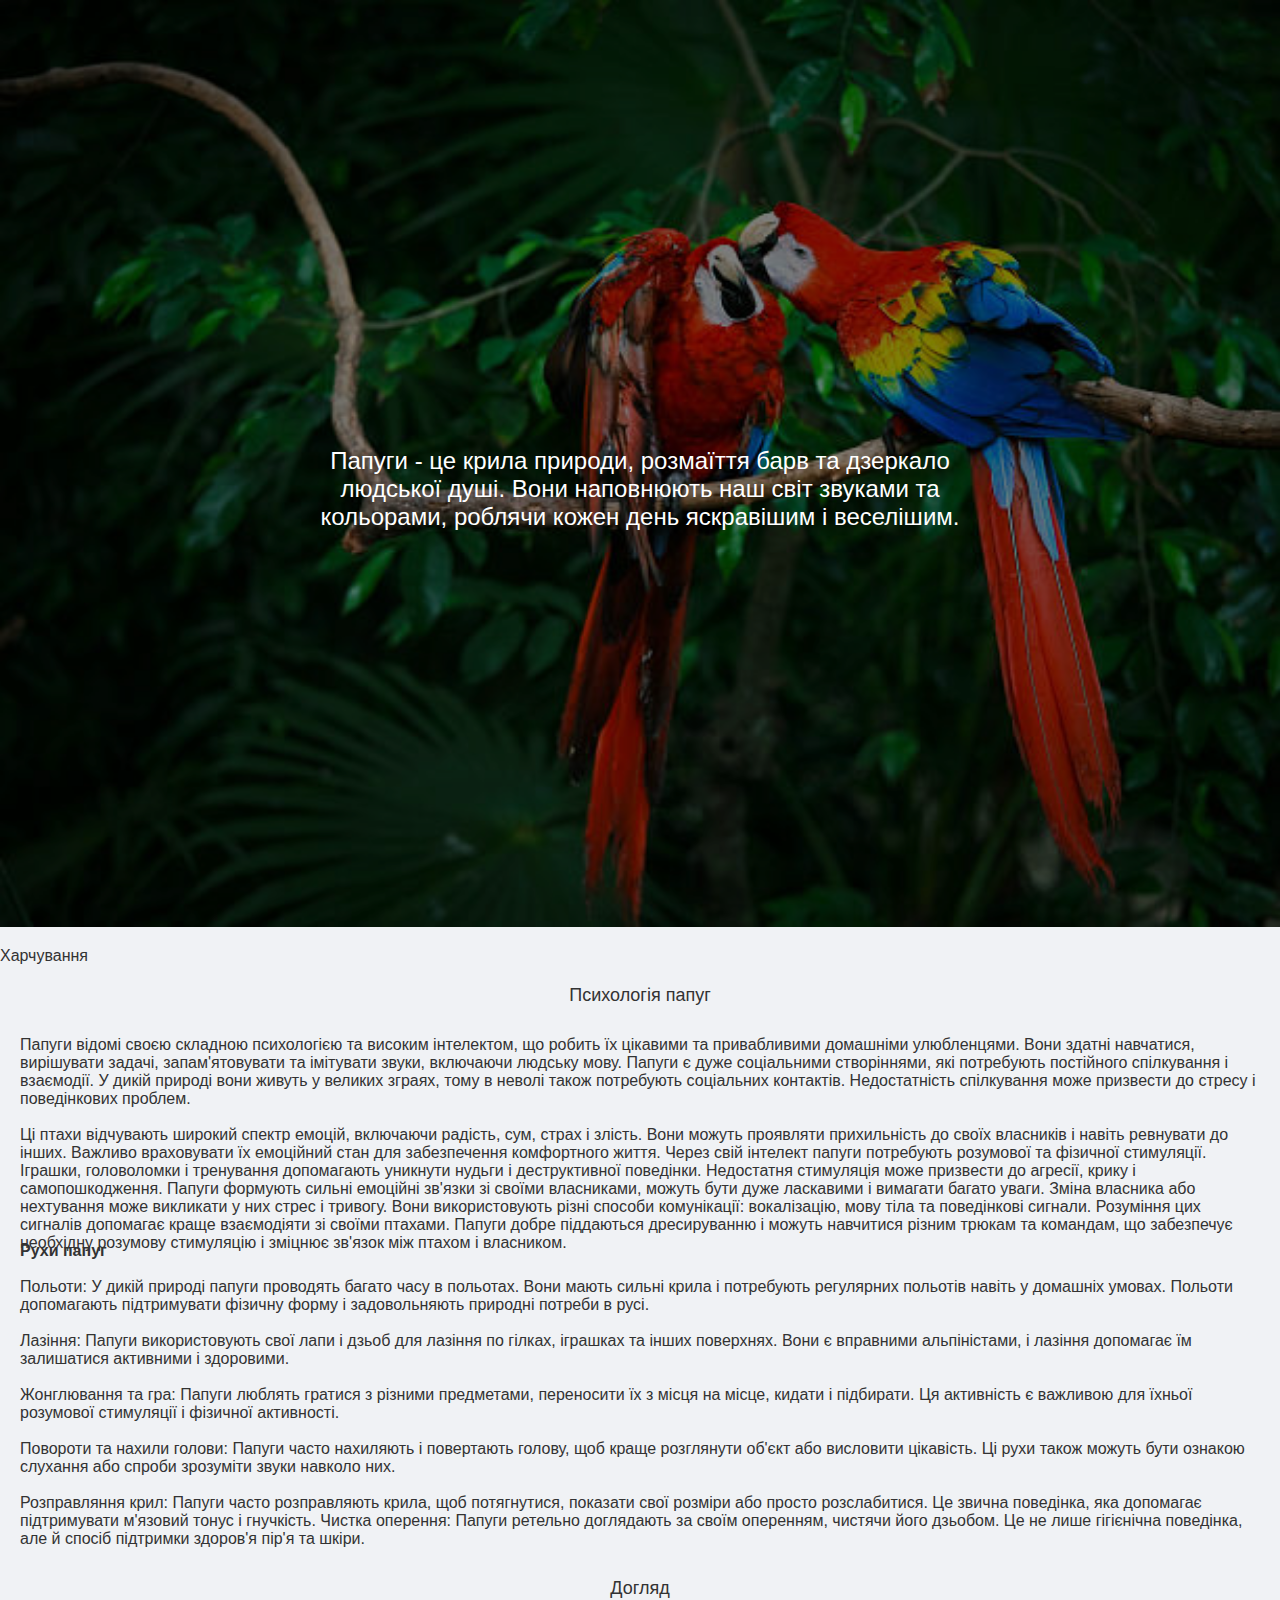
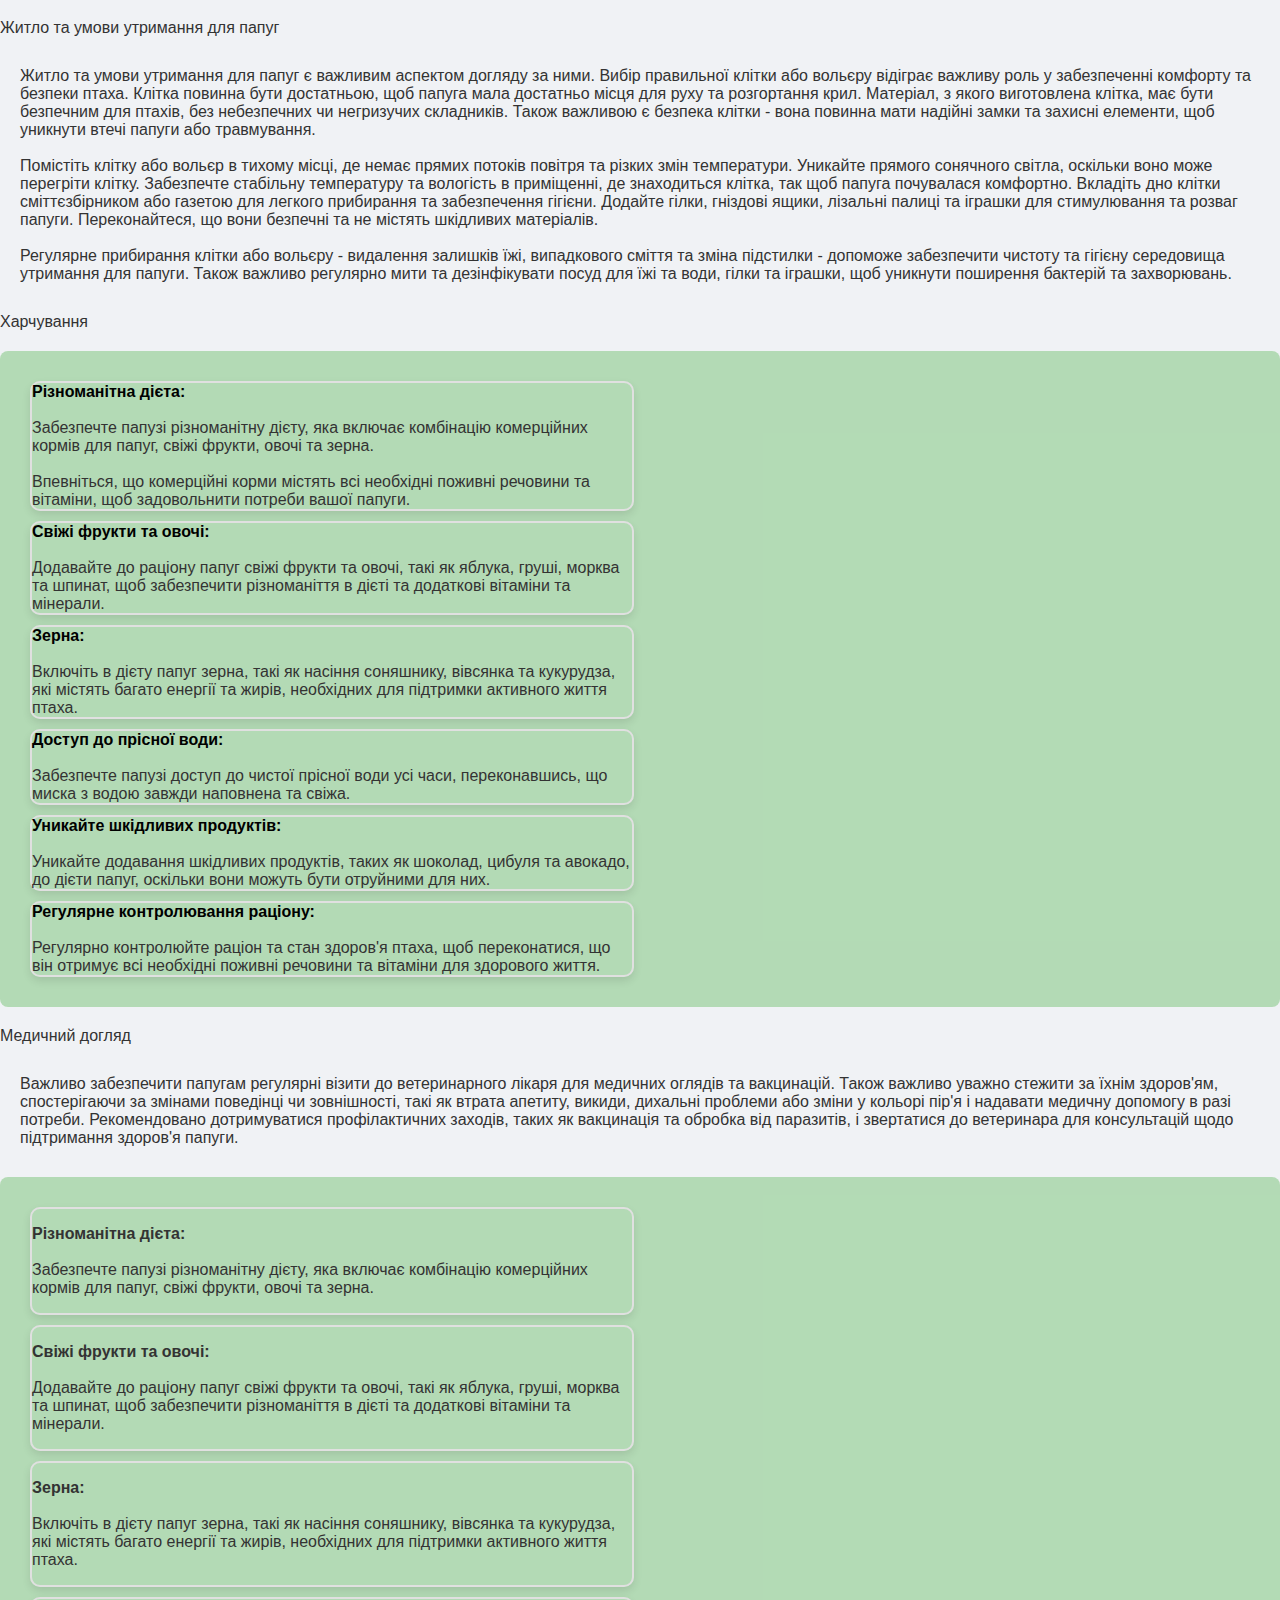
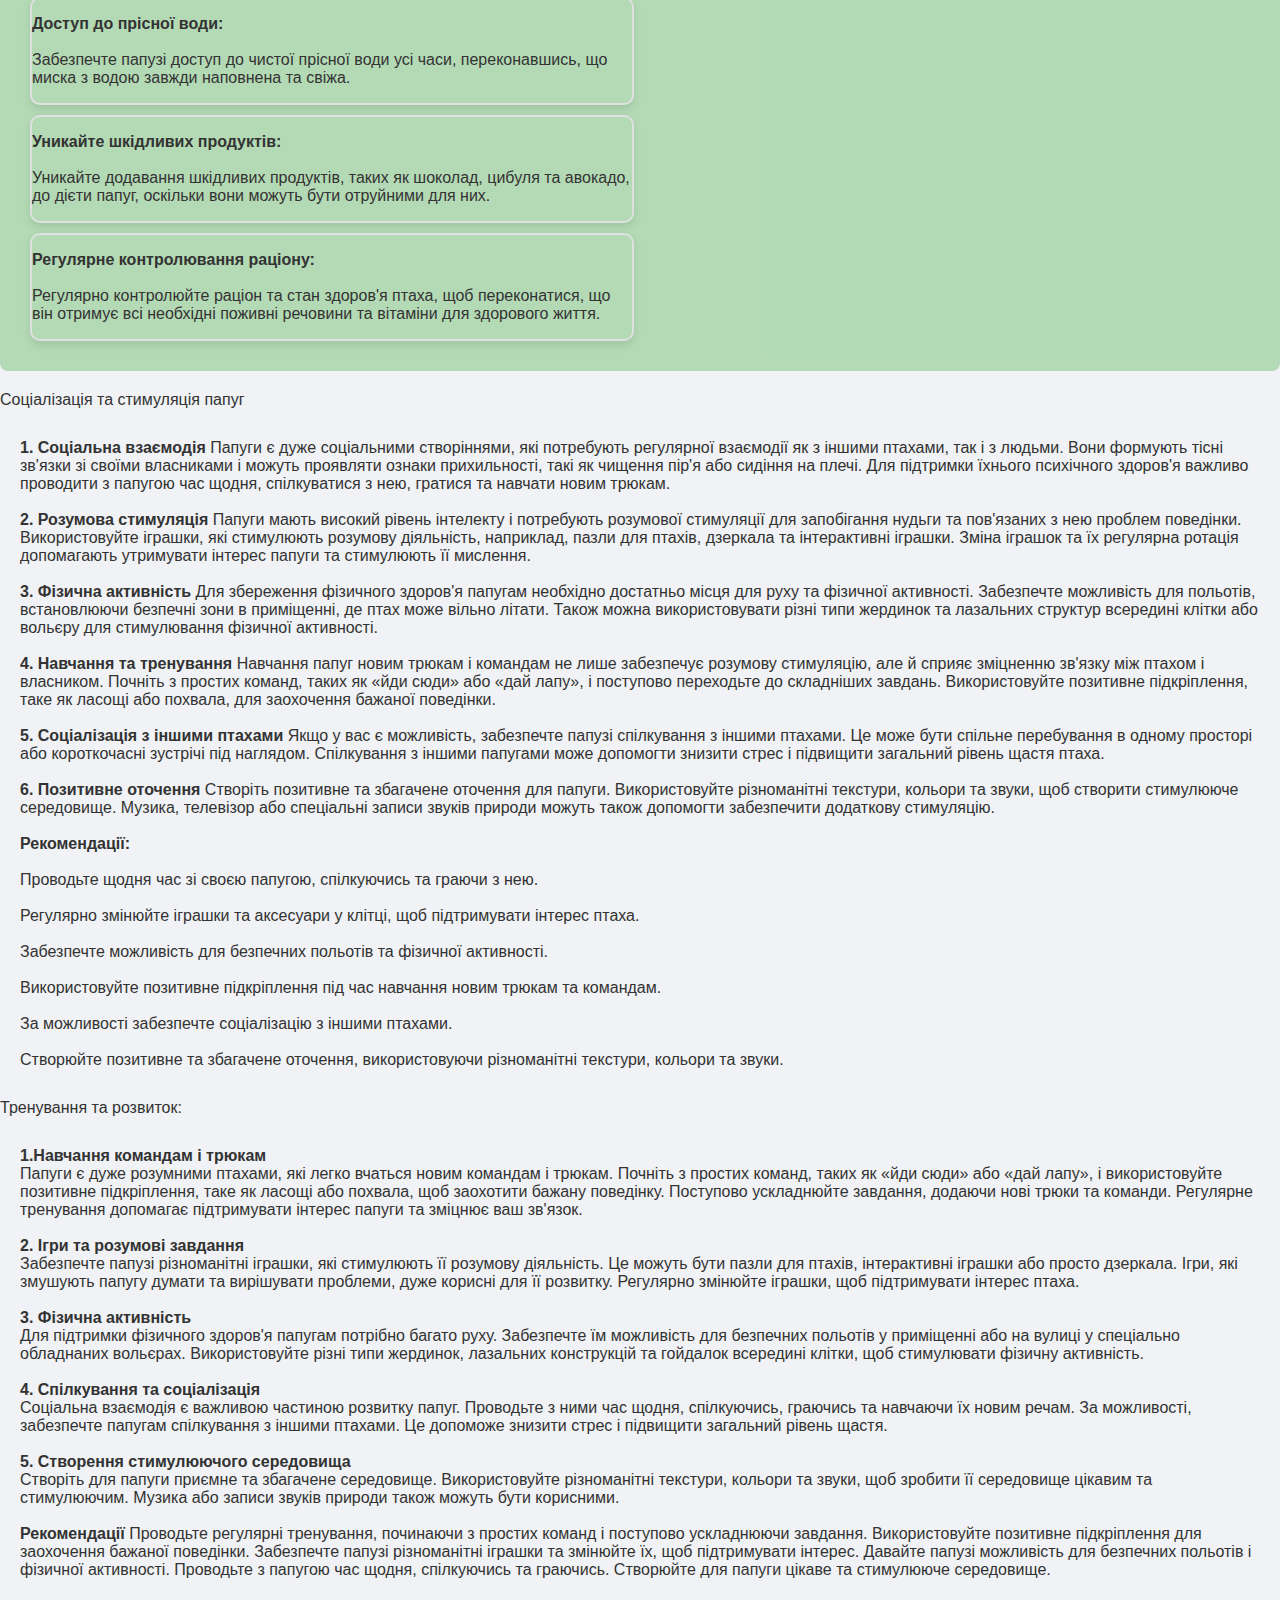
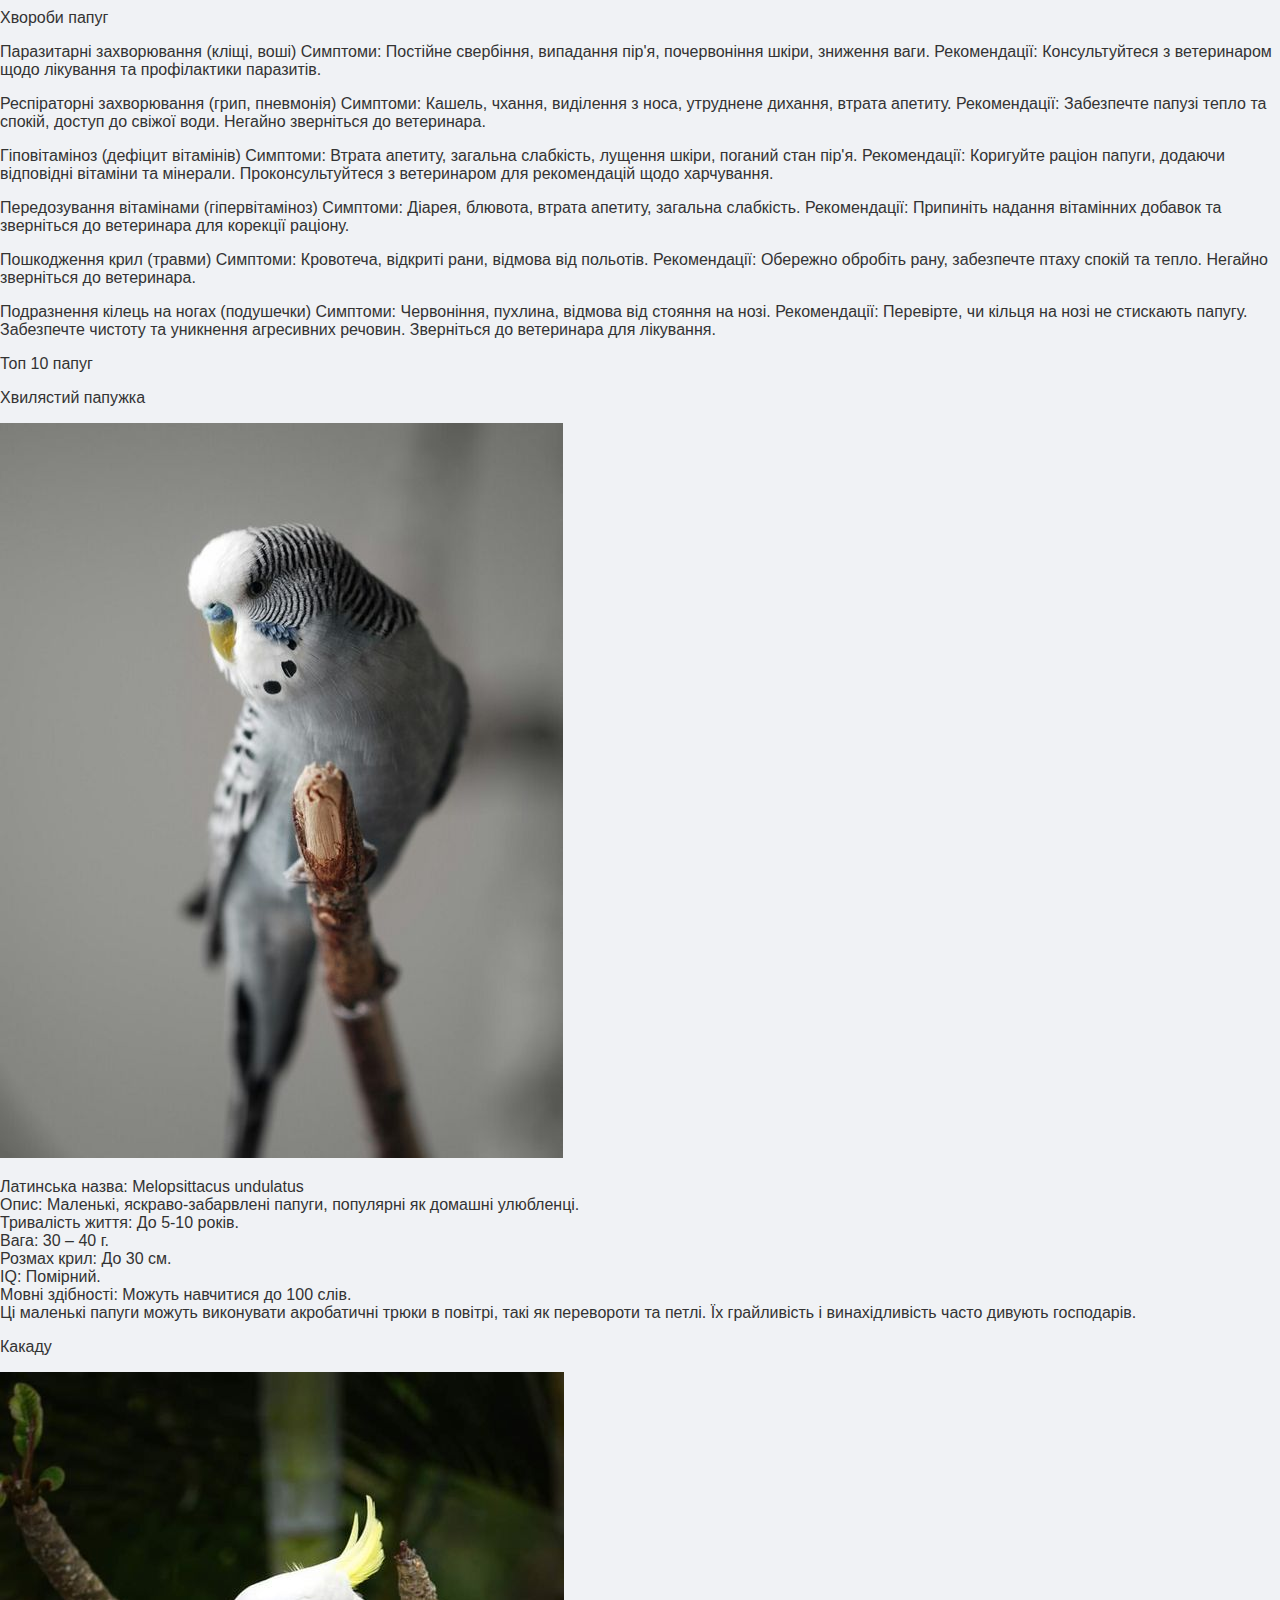
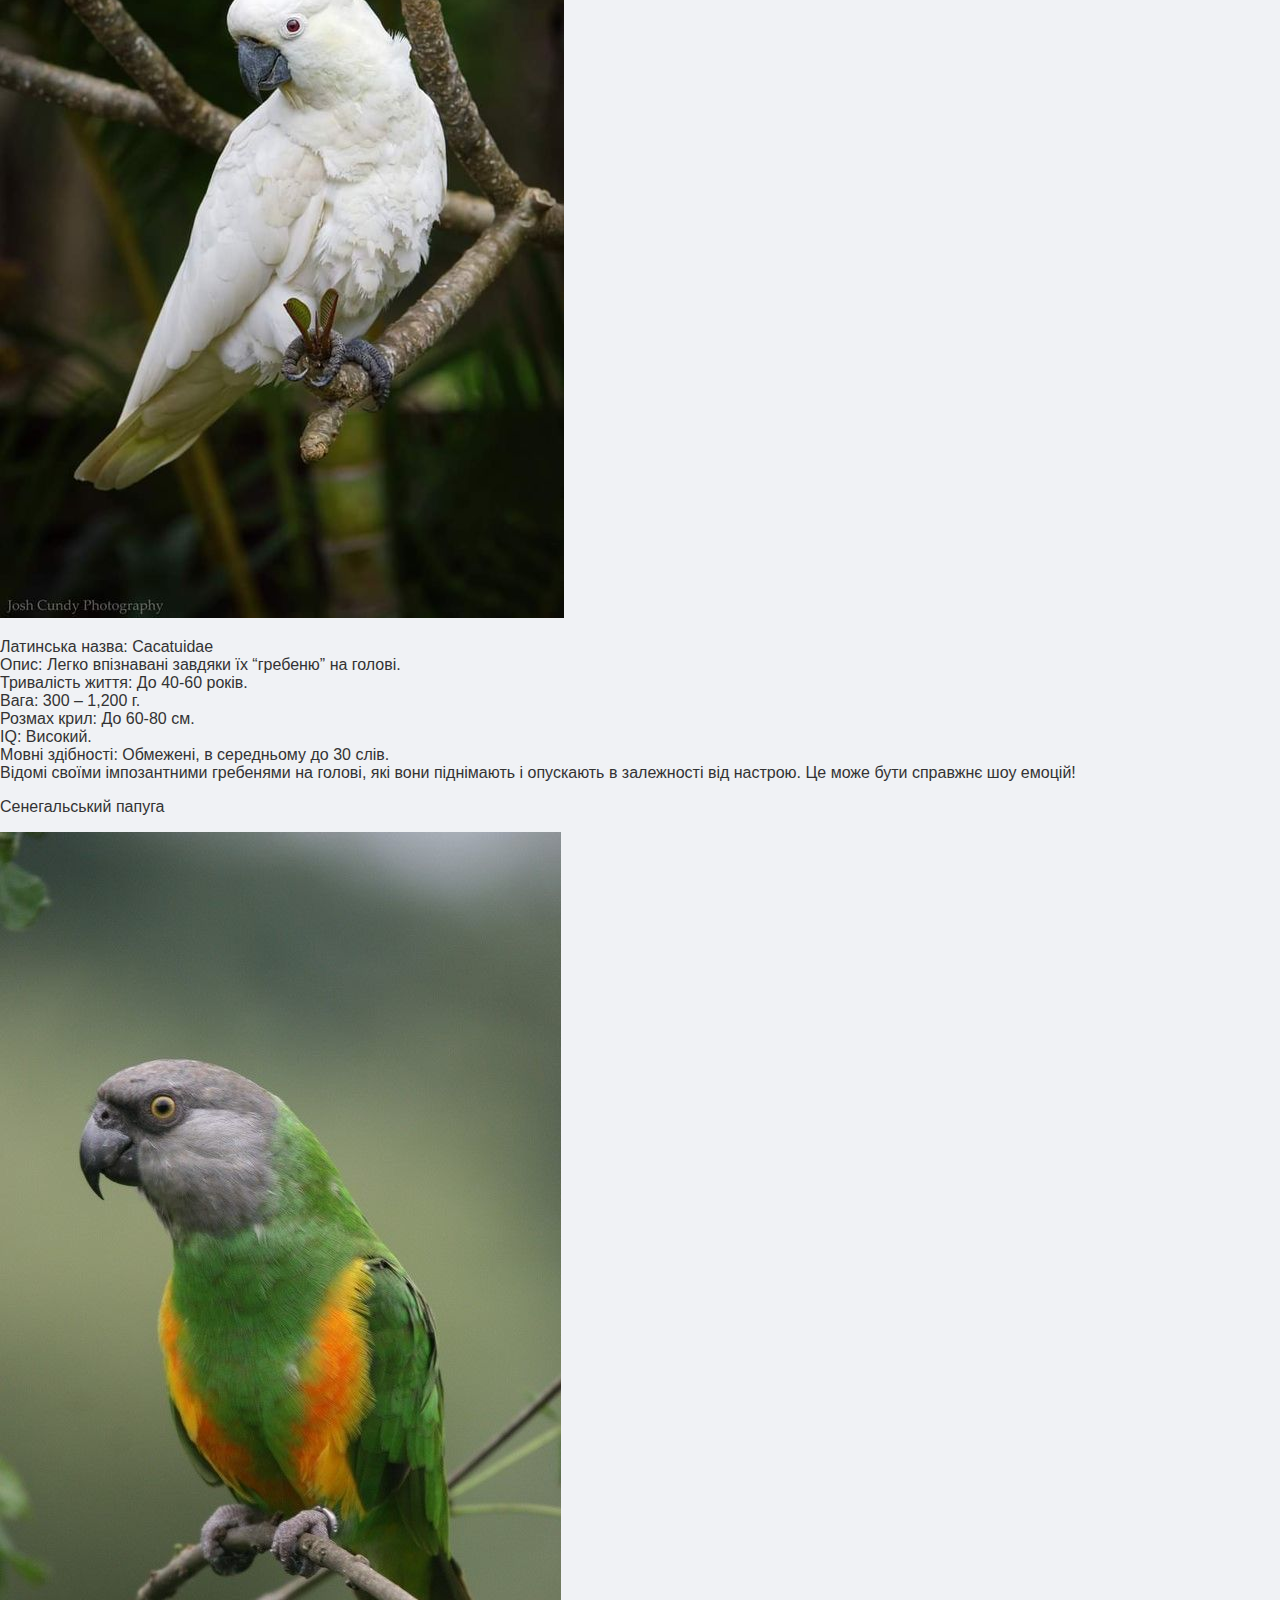
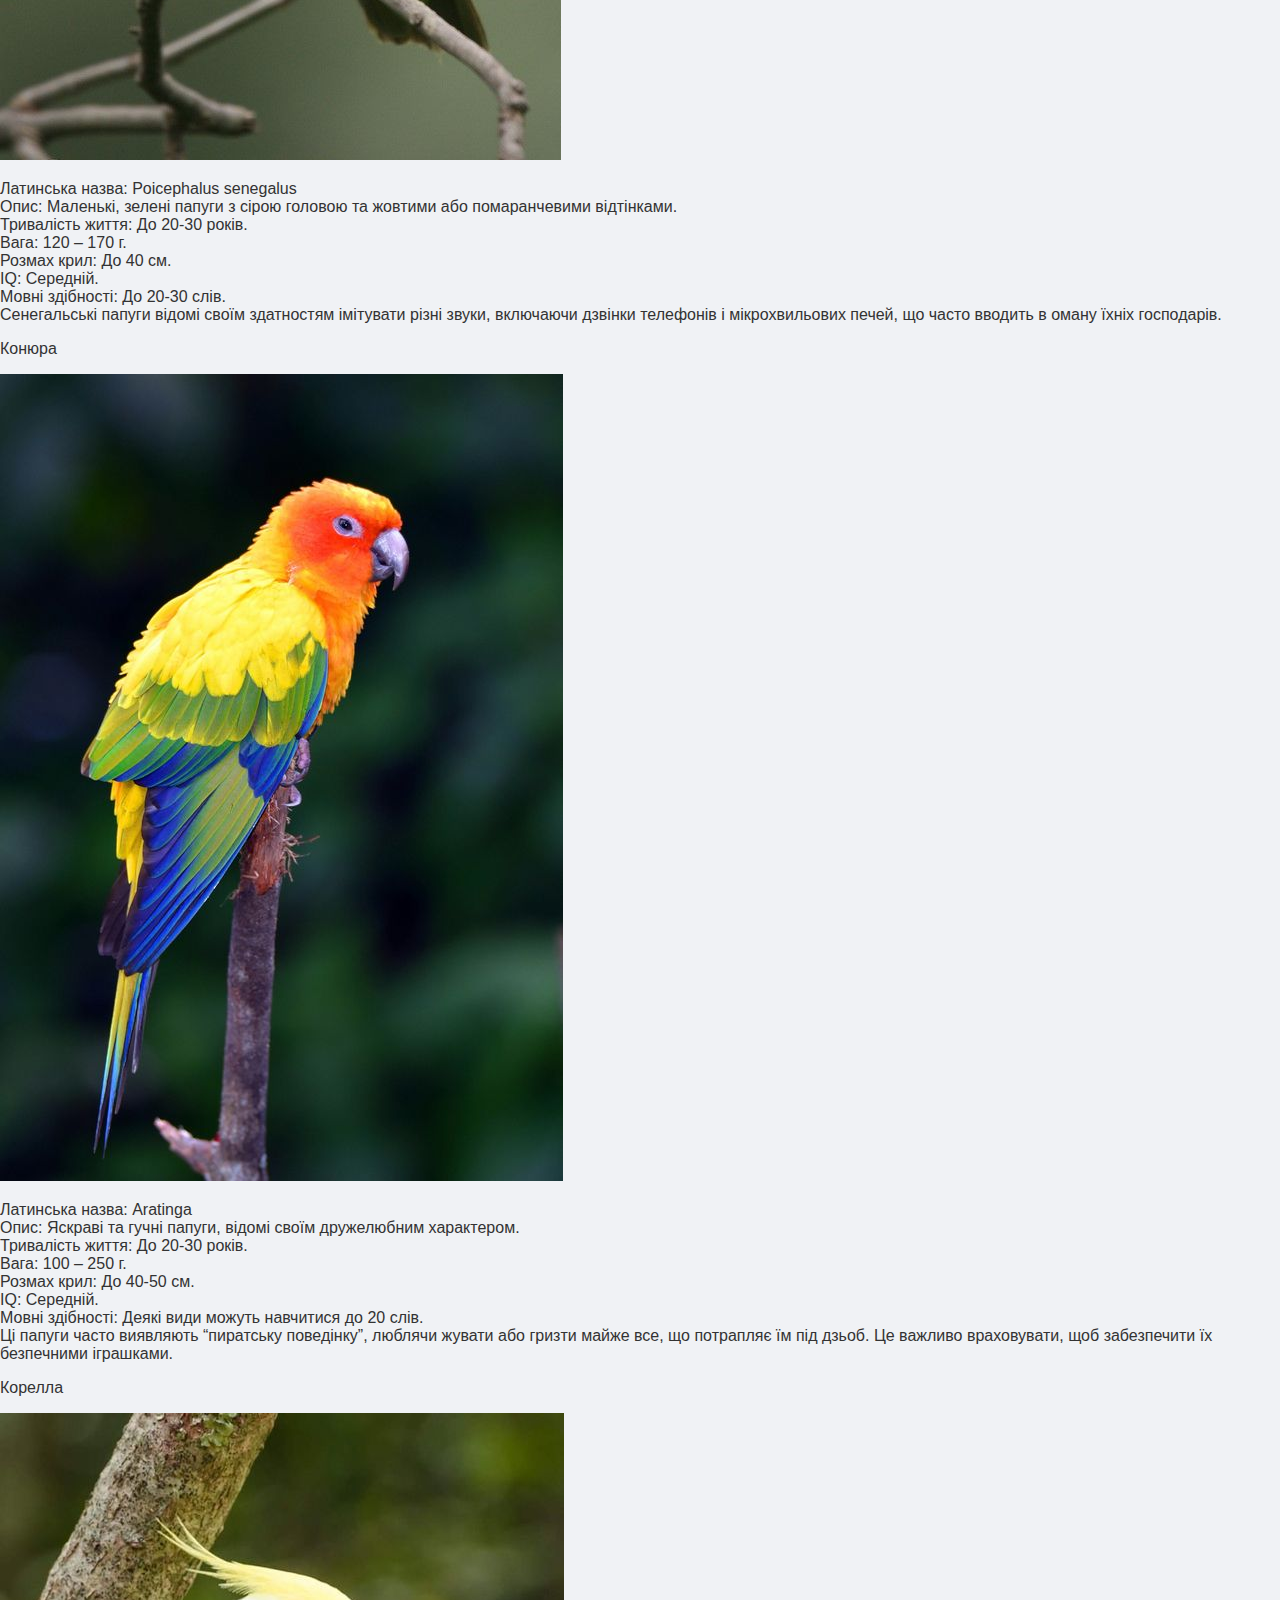
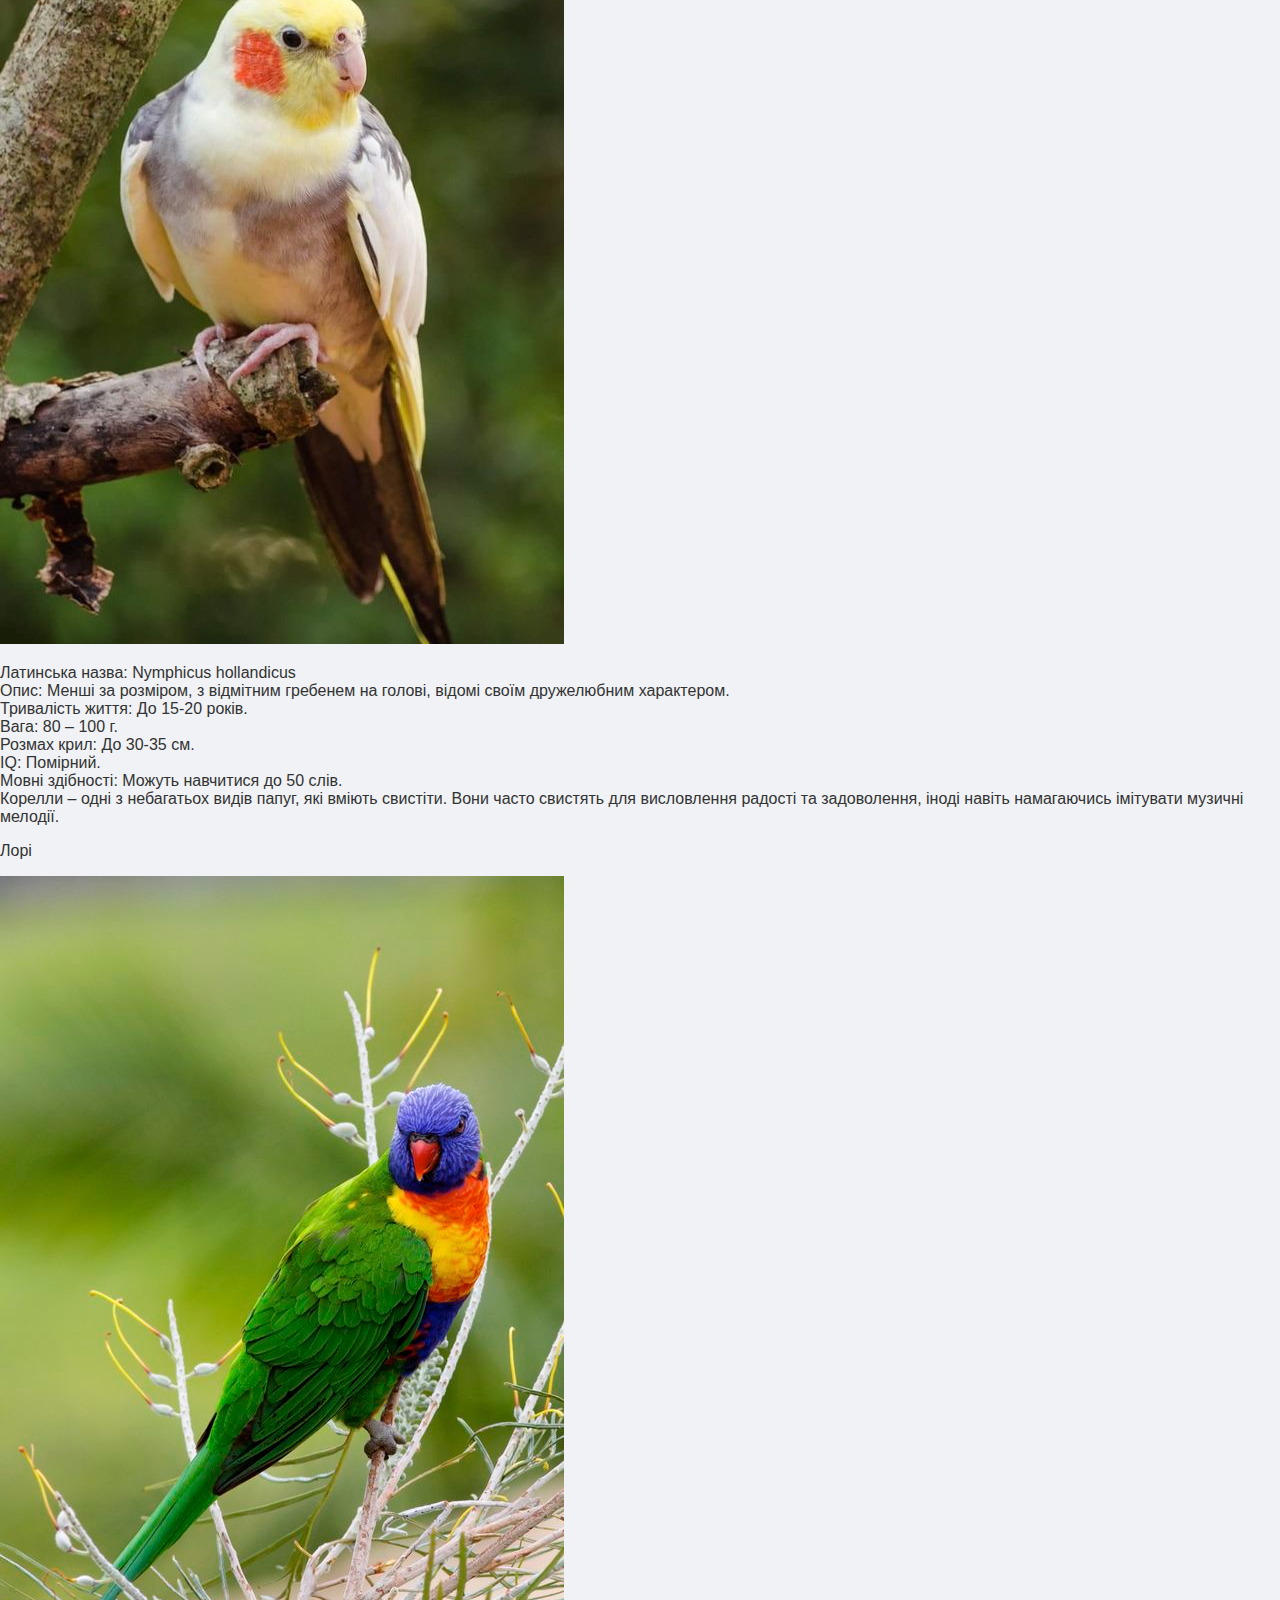
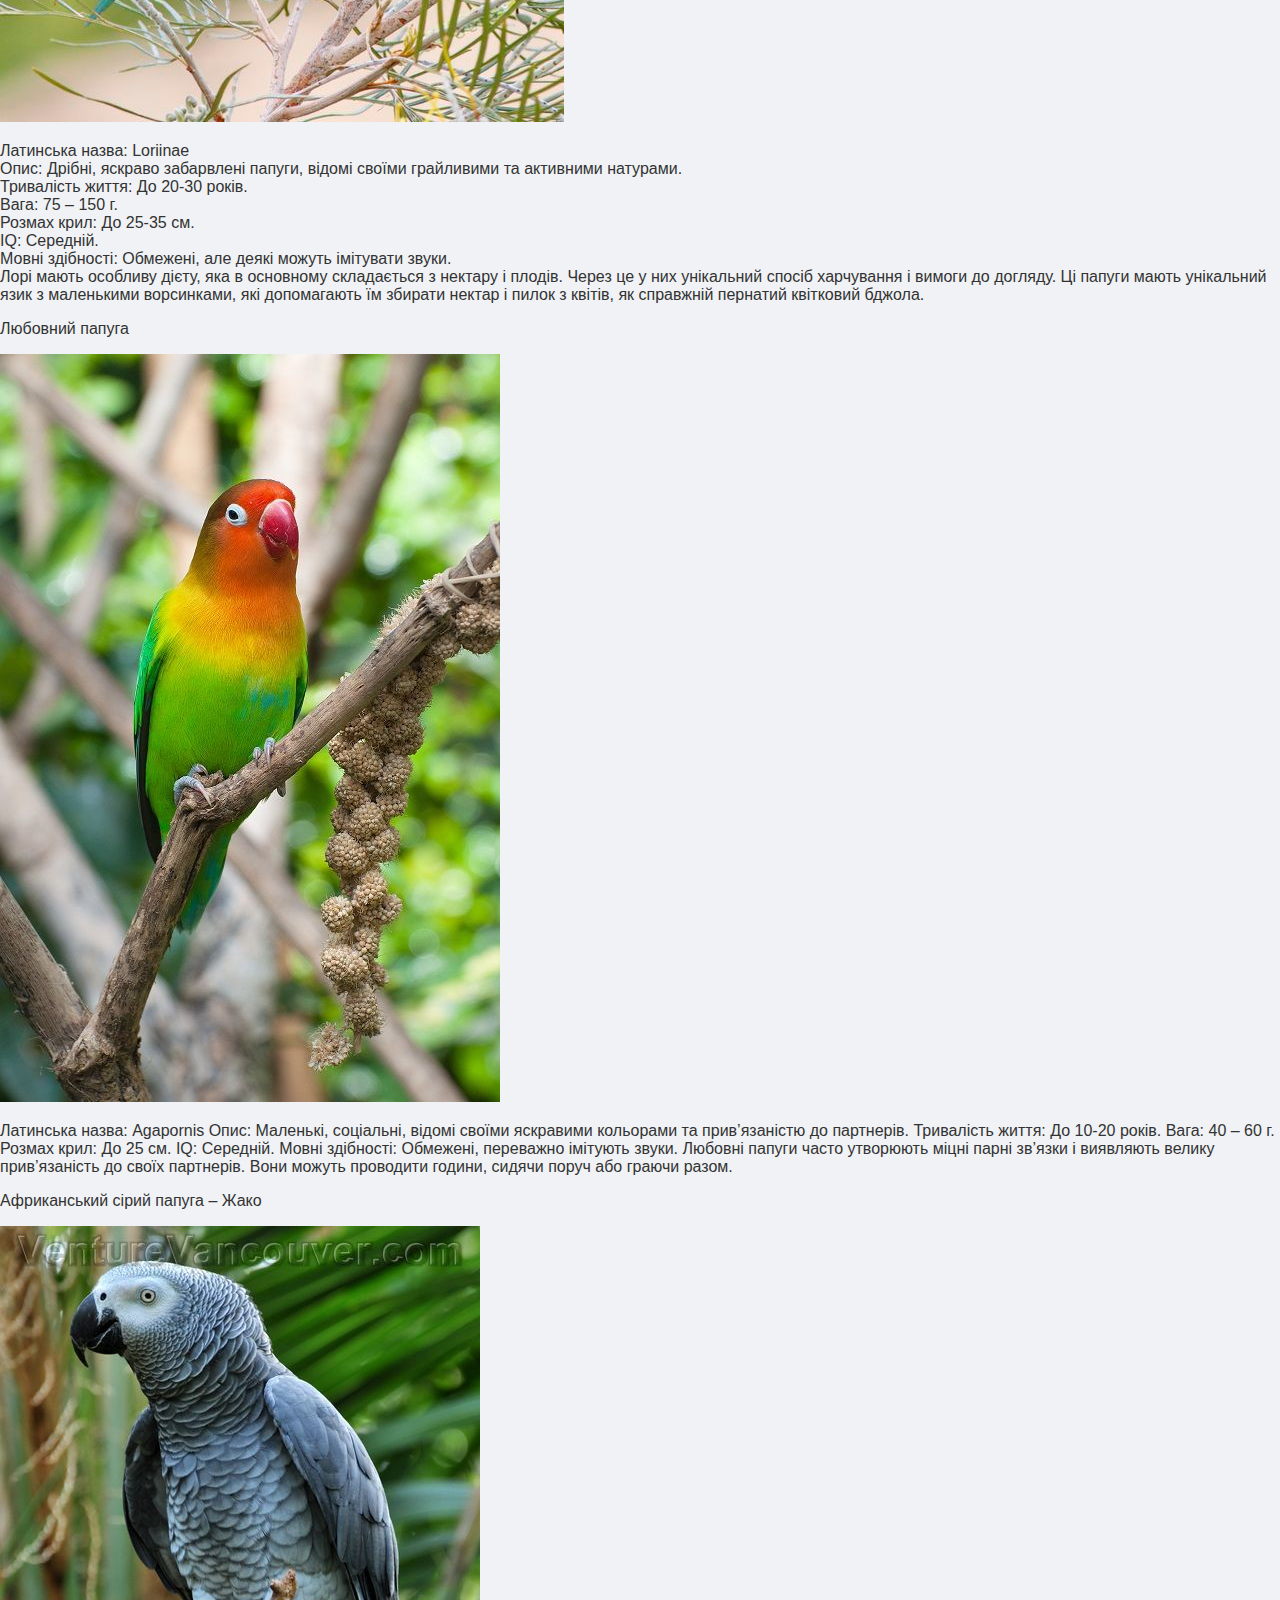
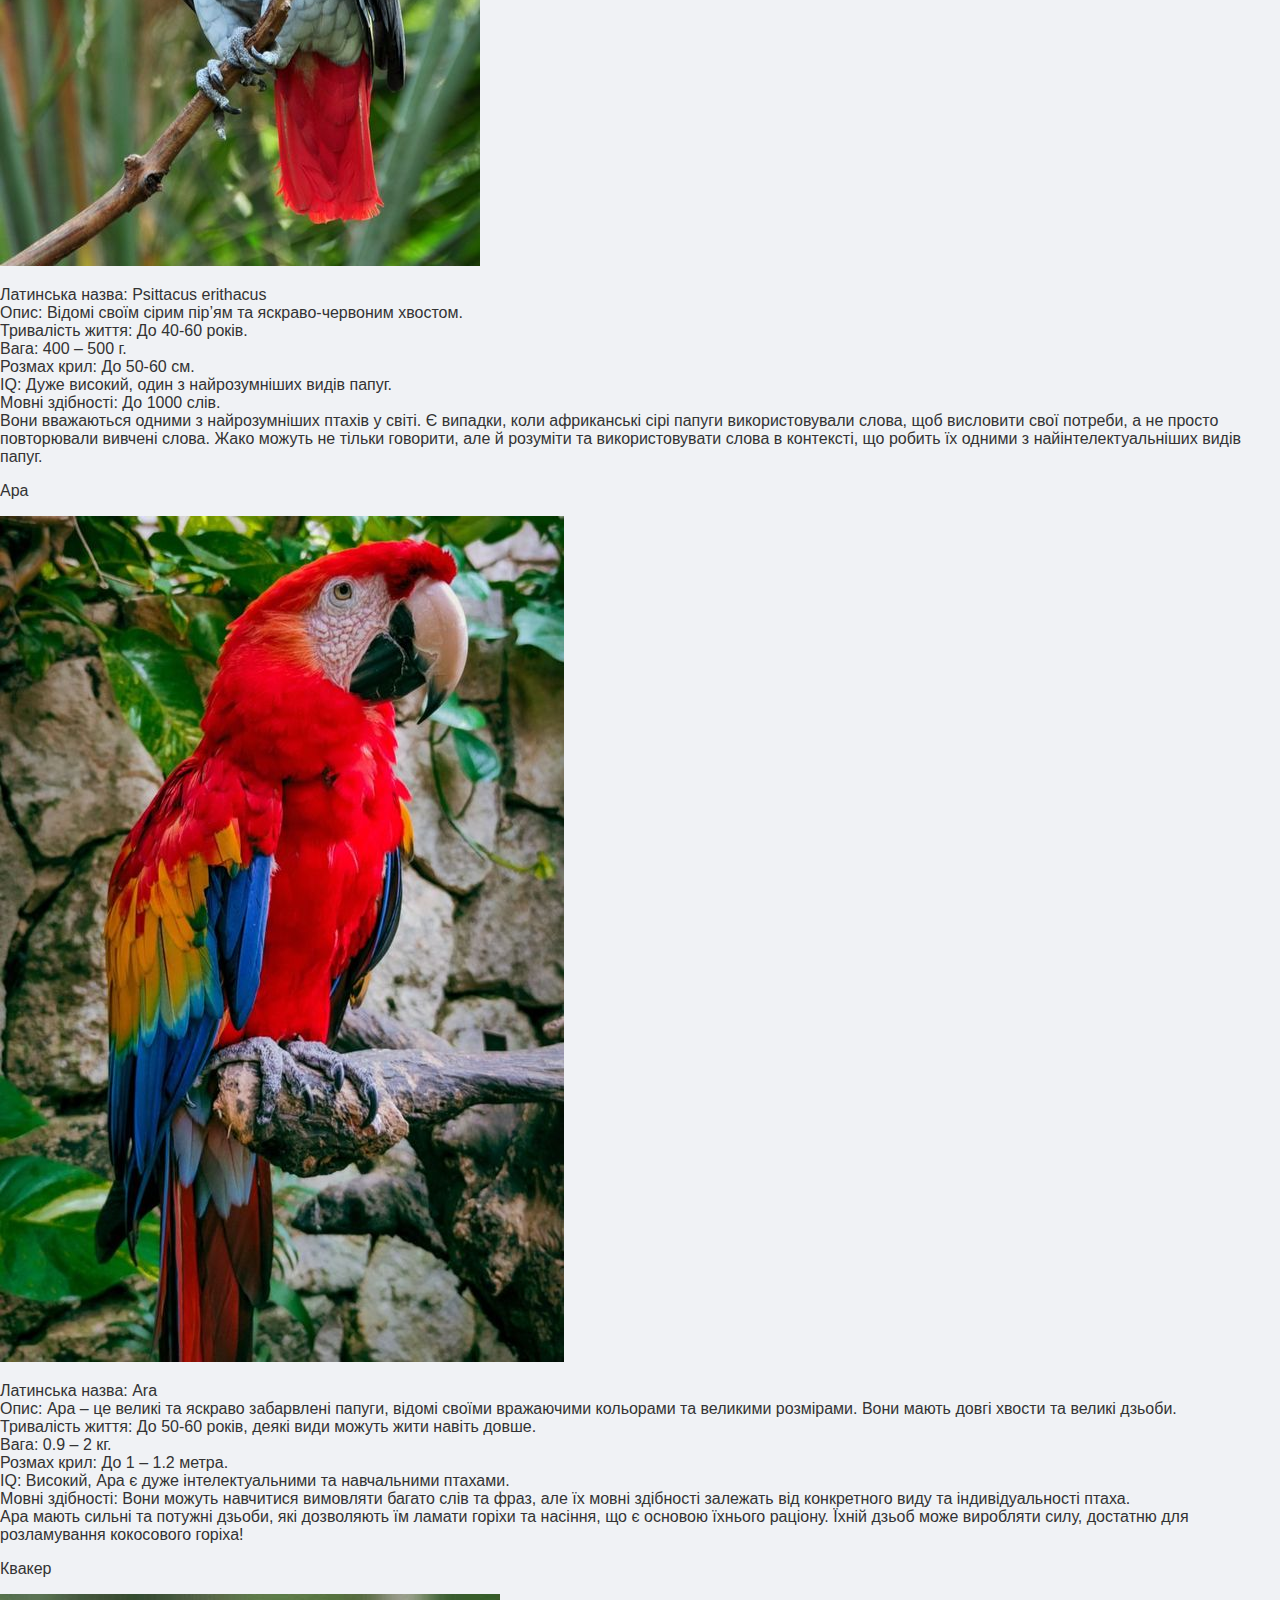
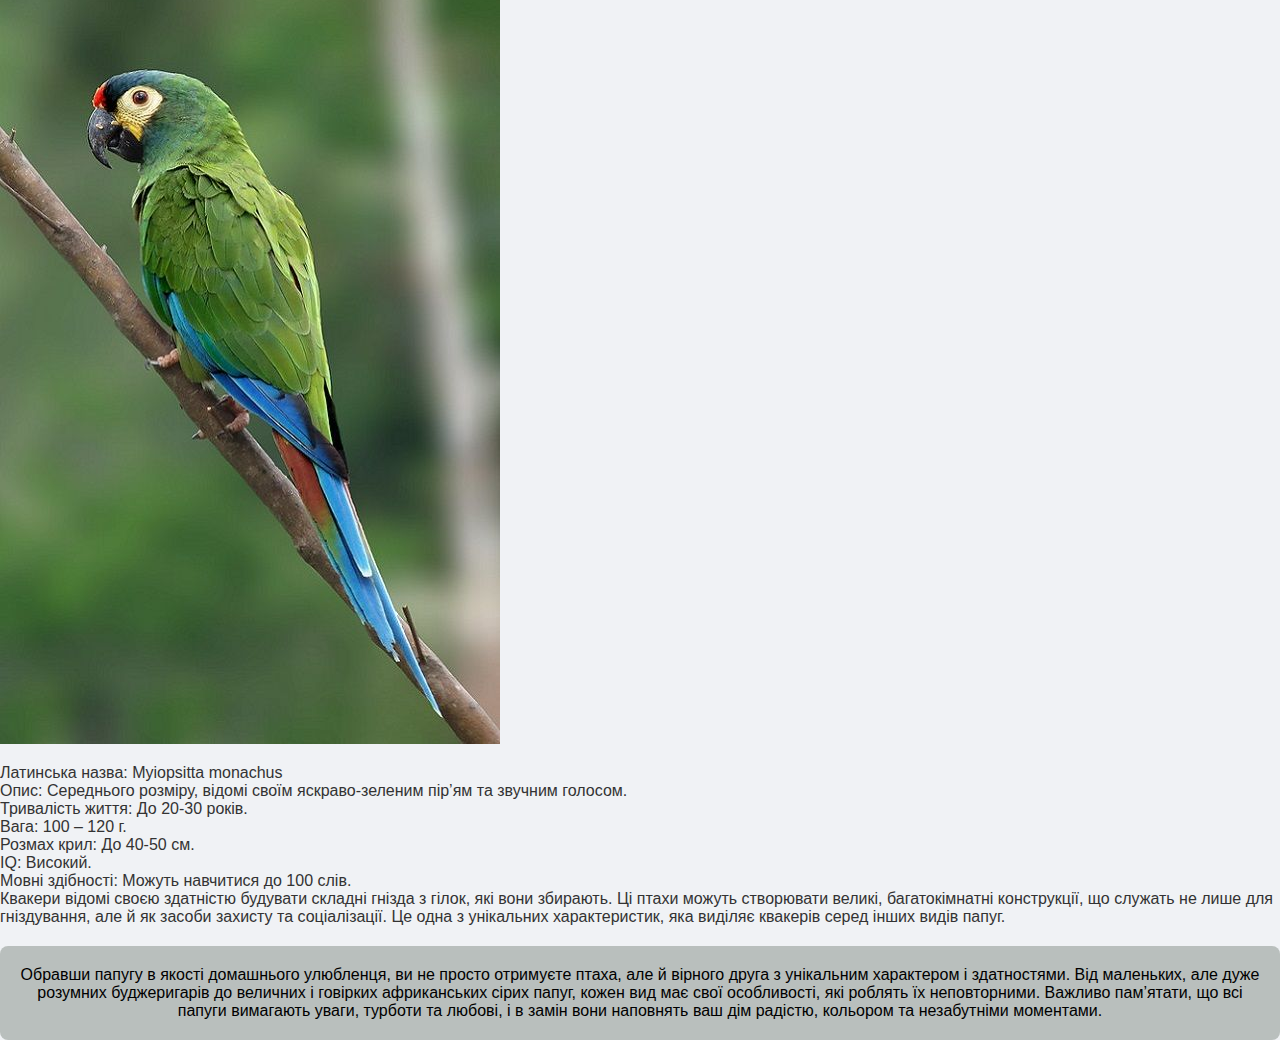
<file: birds.html>
<!DOCTYPE html>
<html lang="en">
<head>
    <link rel="stylesheet" href="./birds.css">
    <link rel="stylesheet" href="./header.html">
    <link rel="stylesheet" href="/style.css">
    <meta charset="UTF-8">
    <meta name="viewport" content="width=device-width, initial-scale=1.0">
    <title>Document</title>
</head>
<body>
    <div class="header">
        <img src="./images/parrots/parrot-header.jpg" alt="" class="header-photo">
        <p class="header-text">Папуги - це крила природи, розмаїття барв та дзеркало людської душі. Вони наповнюють наш світ звуками та кольорами, роблячи кожен день яскравішим і веселішим.</p>
    </div>
    <div > <p class="food">Харчування</p>
        <div class="block-ps">Психологія папуг</div>
        <div class="about-ps">
            <p class="about-ps1">Папуги відомі своєю складною психологією та високим інтелектом, що робить їх цікавими та привабливими домашніми улюбленцями. Вони здатні навчатися, вирішувати задачі, запам'ятовувати та імітувати звуки, включаючи людську мову. Папуги є дуже соціальними створіннями, які потребують постійного спілкування і взаємодії. У дикій природі вони живуть у великих зграях, тому в неволі також потребують соціальних контактів. Недостатність спілкування може призвести до стресу і поведінкових проблем.
                <br><br>Ці птахи відчувають широкий спектр емоцій, включаючи радість, сум, страх і злість. Вони можуть проявляти прихильність до своїх власників і навіть ревнувати до інших. Важливо враховувати їх емоційний стан для забезпечення комфортного життя. Через свій інтелект папуги потребують розумової та фізичної стимуляції. Іграшки, головоломки і тренування допомагають уникнути нудьги і деструктивної поведінки. Недостатня стимуляція може призвести до агресії, крику і самопошкодження.
                Папуги формують сильні емоційні зв'язки зі своїми власниками, можуть бути дуже ласкавими і вимагати багато уваги. Зміна власника або нехтування може викликати у них стрес і тривогу. Вони використовують різні способи комунікації: вокалізацію, мову тіла та поведінкові сигнали. Розуміння цих сигналів допомагає краще взаємодіяти зі своїми птахами. Папуги добре піддаються дресируванню і можуть навчитися різним трюкам та командам, що забезпечує необхідну розумову стимуляцію і зміцнює зв'язок між птахом і власником.</p>
                <p class="about-ps2"><b>Рухи папуг</b> <br><br>Польоти: У дикій природі папуги проводять багато часу в польотах. Вони мають сильні крила і потребують регулярних польотів навіть у домашніх умовах. Польоти допомагають підтримувати фізичну форму і задовольняють природні потреби в русі.
                    <br><br>Лазіння: Папуги використовують свої лапи і дзьоб для лазіння по гілках, іграшках та інших поверхнях. Вони є вправними альпіністами, і лазіння допомагає їм залишатися активними і здоровими.
                    <br><br>Жонглювання та гра: Папуги люблять гратися з різними предметами, переносити їх з місця на місце, кидати і підбирати. Ця активність є важливою для їхньої розумової стимуляції і фізичної активності.
                    <br><br>Повороти та нахили голови: Папуги часто нахиляють і повертають голову, щоб краще розглянути об'єкт або висловити цікавість. Ці рухи також можуть бути ознакою слухання або спроби зрозуміти звуки навколо них.
                    <br><br>Розправляння крил: Папуги часто розправляють крила, щоб потягнутися, показати свої розміри або просто розслабитися. Це звична поведінка, яка допомагає підтримувати м'язовий тонус і гнучкість.
                    Чистка оперення: Папуги ретельно доглядають за своїм оперенням, чистячи його дзьобом. Це не лише гігієнічна поведінка, але й спосіб підтримки здоров'я пір'я та шкіри.</p>
            </div>
            <div class="block-care">Догляд</div>
            <div>
                <p class="vstup-home">Житло та умови утримання для папуг</p>
<div class="bl-h">
    <p class="about-home">Житло та умови утримання для папуг є важливим аспектом догляду за ними. Вибір правильної клітки або вольєру відіграє важливу роль у забезпеченні комфорту та безпеки птаха. Клітка повинна бути достатньою, щоб папуга мала достатньо місця для руху та розгортання крил. Матеріал, з якого виготовлена клітка, має бути безпечним для птахів, без небезпечних чи негризучих складників. Також важливою є безпека клітки - вона повинна мати надійні замки та захисні елементи, щоб уникнути втечі папуги або травмування.

                    <br><br>Помістіть клітку або вольєр в тихому місці, де немає прямих потоків повітря та різких змін температури. Уникайте прямого сонячного світла, оскільки воно може перегріти клітку. Забезпечте стабільну температуру та вологість в приміщенні, де знаходиться клітка, так щоб папуга почувалася комфортно. Вкладіть дно клітки сміттєзбірником або газетою для легкого прибирання та забезпечення гігієни. Додайте гілки, гніздові ящики, лізальні палиці та іграшки для стимулювання та розваг папуги. Переконайтеся, що вони безпечні та не містять шкідливих матеріалів.
                    
                    <br><br>Регулярне прибирання клітки або вольєру - видалення залишків їжі, випадкового сміття та зміна підстилки - допоможе забезпечити чистоту та гігієну середовища утримання для папуги. Також важливо регулярно мити та дезінфікувати посуд для їжі та води, гілки та іграшки, щоб уникнути поширення бактерій та захворювань.</p>
            </div>
</div>

            <div>
                <div class="food"><p>Харчування</p></div>
            <div class="kvadr-text">
                <div class="box">
                    <p><b>Різноманітна дієта:</b>

                        <br><br>Забезпечте папузі різноманітну дієту, яка включає комбінацію комерційних кормів для папуг, свіжі фрукти, овочі та зерна.
                        <br><br>Впевніться, що комерційні корми містять всі необхідні поживні речовини та вітаміни, щоб задовольнити потреби вашої папуги.
                    </p>
                </div>
                <div class="box">
                    <p><b>Свіжі фрукти та овочі:</b>

                        <br><br>Додавайте до раціону папуг свіжі фрукти та овочі, такі як яблука, груші, морква та шпинат, щоб забезпечити різноманіття в дієті та додаткові вітаміни та мінерали.

                    </p>
                </div>
                <div class="box">
                    <p><b>Зерна:</b>

                        <br><br>Включіть в дієту папуг зерна, такі як насіння соняшнику, вівсянка та кукурудза, які містять багато енергії та жирів, необхідних для підтримки активного життя птаха.
                        
                    </p>
                </div>
                <div class="box">
                    <p><b>Доступ до прісної води:</b>

                        <br><br>Забезпечте папузі доступ до чистої прісної води усі часи, переконавшись, що миска з водою завжди наповнена та свіжа.
                    </p>
                </div>
                <div class="box">
                    <p><b>Уникайте шкідливих продуктів:</b>

                        <br><br>Уникайте додавання шкідливих продуктів, таких як шоколад, цибуля та авокадо, до дієти папуг, оскільки вони можуть бути отруйними для них.
                    </p>
                </div>
                <div class="box">
                    <p><b>Регулярне контролювання раціону:</b>

                        <br><br>Регулярно контролюйте раціон та стан здоров'я птаха, щоб переконатися, що він отримує всі необхідні поживні речовини та вітаміни для здорового життя.
                    </p>
                </div>
            </div>
            <div>
                <p class="vstup-med">Медичний догляд</p>
                <div class="bl-med">
                    <p class="about-med">
                        Важливо забезпечити папугам регулярні візити до ветеринарного лікаря для медичних оглядів та вакцинацій. Також важливо уважно стежити за їхнім здоров'ям, спостерігаючи за змінами поведінці чи зовнішності, такі як втрата апетиту, викиди, дихальні проблеми або зміни у кольорі пір'я і надавати медичну допомогу в разі потреби. Рекомендовано дотримуватися профілактичних заходів, таких як вакцинація та обробка від паразитів, і звертатися до ветеринара для консультацій щодо підтримання здоров'я папуги.
                    </p>
                </div>
            </div>
            <div class="kvadr-med">
                <div class="box-med">
                    <p><b>Різноманітна дієта:</b>

                        <br><br>Забезпечте папузі різноманітну дієту, яка включає комбінацію комерційних кормів для папуг, свіжі фрукти, овочі та зерна.
                        
                    </p>
                </div>
                <div class="box-med">
                    <p><b>Свіжі фрукти та овочі:</b>

                        <br><br>Додавайте до раціону папуг свіжі фрукти та овочі, такі як яблука, груші, морква та шпинат, щоб забезпечити різноманіття в дієті та додаткові вітаміни та мінерали.

                    </p>
                </div>
                <div class="box-med">
                    <p><b>Зерна:</b>

                        <br><br>Включіть в дієту папуг зерна, такі як насіння соняшнику, вівсянка та кукурудза, які містять багато енергії та жирів, необхідних для підтримки активного життя птаха.
                        
                    </p>
                </div>
                <div class="box-med">
                    <p><b>Доступ до прісної води:</b>

                        <br><br>Забезпечте папузі доступ до чистої прісної води усі часи, переконавшись, що миска з водою завжди наповнена та свіжа.
                    </p>
                </div>
                <div class="box-med">
                    <p><b>Уникайте шкідливих продуктів:</b>

                        <br><br>Уникайте додавання шкідливих продуктів, таких як шоколад, цибуля та авокадо, до дієти папуг, оскільки вони можуть бути отруйними для них.
                    </p>
                </div>
                <div class="box-med">
                    <p><b>Регулярне контролювання раціону:</b>

                        <br><br>Регулярно контролюйте раціон та стан здоров'я птаха, щоб переконатися, що він отримує всі необхідні поживні речовини та вітаміни для здорового життя.
                    </p>
                </div>
            </div>
            <div><p class="vstup-stumyl">Соціалізація та стимуляція папуг</p></div>
            <div class="bl-st">
                <p class="about-stumyl">
                   <b> 1. Соціальна взаємодія</b>
<b><b></b></b>Папуги є дуже соціальними створіннями, які потребують регулярної взаємодії як з іншими птахами, так і з людьми. Вони формують тісні зв'язки зі своїми власниками і можуть проявляти ознаки прихильності, такі як чищення пір'я або сидіння на плечі. Для підтримки їхнього психічного здоров'я важливо проводити з папугою час щодня, спілкуватися з нею, гратися та навчати новим трюкам.

<br><br><b>2. Розумова стимуляція</b>
Папуги мають високий рівень інтелекту і потребують розумової стимуляції для запобігання нудьги та пов'язаних з нею проблем поведінки. Використовуйте іграшки, які стимулюють розумову діяльність, наприклад, пазли для птахів, дзеркала та інтерактивні іграшки. Зміна іграшок та їх регулярна ротація допомагають утримувати інтерес папуги та стимулюють її мислення.

<br><br><b>3. Фізична активність</b>
Для збереження фізичного здоров'я папугам необхідно достатньо місця для руху та фізичної активності. Забезпечте можливість для польотів, встановлюючи безпечні зони в приміщенні, де птах може вільно літати. Також можна використовувати різні типи жердинок та лазальних структур всередині клітки або вольєру для стимулювання фізичної активності.

<br><br><b>4. Навчання та тренування</b>
Навчання папуг новим трюкам і командам не лише забезпечує розумову стимуляцію, але й сприяє зміцненню зв'язку між птахом і власником. Почніть з простих команд, таких як «йди сюди» або «дай лапу», і поступово переходьте до складніших завдань. Використовуйте позитивне підкріплення, таке як ласощі або похвала, для заохочення бажаної поведінки.

<br><br><b>5. Соціалізація з іншими птахами</b>
Якщо у вас є можливість, забезпечте папузі спілкування з іншими птахами. Це може бути спільне перебування в одному просторі або короткочасні зустрічі під наглядом. Спілкування з іншими папугами може допомогти знизити стрес і підвищити загальний рівень щастя птаха.

<br><br><b>6. Позитивне оточення</b>
Створіть позитивне та збагачене оточення для папуги. Використовуйте різноманітні текстури, кольори та звуки, щоб створити стимулююче середовище. Музика, телевізор або спеціальні записи звуків природи можуть також допомогти забезпечити додаткову стимуляцію.

<br><br><b>Рекомендації:</b>
<br><br>Проводьте щодня час зі своєю папугою, спілкуючись та граючи з нею.
<br><br>Регулярно змінюйте іграшки та аксесуари у клітці, щоб підтримувати інтерес птаха.
<br><br>Забезпечте можливість для безпечних польотів та фізичної активності.
<br><br>Використовуйте позитивне підкріплення під час навчання новим трюкам та командам.
<br><br>За можливості забезпечте соціалізацію з іншими птахами.
<br><br>Створюйте позитивне та збагачене оточення, використовуючи різноманітні текстури, кольори та звуки.
                </p>
            </div>
            <div><p class="vstup-trening">Тренування та розвиток:</p></div>
            <div class="bl-trening">
                <p class="ab-t"> <b>1.Навчання командам і трюкам</b>
                    <br>Папуги є дуже розумними птахами, які легко вчаться новим командам і трюкам. Почніть з простих команд, таких як «йди сюди» або «дай лапу», і використовуйте позитивне підкріплення, таке як ласощі або похвала, щоб заохотити бажану поведінку. Поступово ускладнюйте завдання, додаючи нові трюки та команди. Регулярне тренування допомагає підтримувати інтерес папуги та зміцнює ваш зв'язок.
                    
                    <br><br><b>2. Ігри та розумові завдання</b>
                    <br>Забезпечте папузі різноманітні іграшки, які стимулюють її розумову діяльність. Це можуть бути пазли для птахів, інтерактивні іграшки або просто дзеркала. Ігри, які змушують папугу думати та вирішувати проблеми, дуже корисні для її розвитку. Регулярно змінюйте іграшки, щоб підтримувати інтерес птаха.
                    
                    <br><br><b>3. Фізична активність</b>
                    <br>Для підтримки фізичного здоров'я папугам потрібно багато руху. Забезпечте їм можливість для безпечних польотів у приміщенні або на вулиці у спеціально обладнаних вольєрах. Використовуйте різні типи жердинок, лазальних конструкцій та гойдалок всередині клітки, щоб стимулювати фізичну активність.
                    
                 <br><br><b>   4. Спілкування та соціалізація</b>
                    <br>Соціальна взаємодія є важливою частиною розвитку папуг. Проводьте з ними час щодня, спілкуючись, граючись та навчаючи їх новим речам. За можливості, забезпечте папугам спілкування з іншими птахами. Це допоможе знизити стрес і підвищити загальний рівень щастя.
                    
                    <br><br><b>5. Створення стимулюючого середовища</b>
                    <br>Створіть для папуги приємне та збагачене середовище. Використовуйте різноманітні текстури, кольори та звуки, щоб зробити її середовище цікавим та стимулюючим. Музика або записи звуків природи також можуть бути корисними.
                    
                    <br><br><b>Рекомендації</b>
                    Проводьте регулярні тренування, починаючи з простих команд і поступово ускладнюючи завдання.
                    Використовуйте позитивне підкріплення для заохочення бажаної поведінки.
                    Забезпечте папузі різноманітні іграшки та змінюйте їх, щоб підтримувати інтерес.
                    Давайте папузі можливість для безпечних польотів і фізичної активності.
                    Проводьте з папугою час щодня, спілкуючись та граючись.
                    Створюйте для папуги цікаве та стимулююче середовище.</p>
            </div>
    </div>
    <div> 
        <p class="vstup-diseases">Хвороби папуг</p>
    </div>
    <div class="div-diseases">
        
        <div class="daseases-box">
            <p>Паразитарні захворювання (кліщі, воші)
                Симптоми: Постійне свербіння, випадання пір'я, почервоніння шкіри, зниження ваги.
                Рекомендації: Консультуйтеся з ветеринаром щодо лікування та профілактики паразитів.</p>
        </div>
        <div class="daseases-box">
            <p>Респіраторні захворювання (грип, пневмонія)
                Симптоми: Кашель, чхання, виділення з носа, утруднене дихання, втрата апетиту.
                Рекомендації: Забезпечте папузі тепло та спокій, доступ до свіжої води. Негайно зверніться до ветеринара.</p>
        </div>
        <div class="daseases-box">
            <p>Гіповітаміноз (дефіцит вітамінів)
                Симптоми: Втрата апетиту, загальна слабкість, лущення шкіри, поганий стан пір'я.
                Рекомендації: Коригуйте раціон папуги, додаючи відповідні вітаміни та мінерали. Проконсультуйтеся з ветеринаром для рекомендацій щодо харчування.   </p>
        </div>
        <div class="daseases-box">
            <p>Передозування вітамінами (гіпервітаміноз)
                Симптоми: Діарея, блювота, втрата апетиту, загальна слабкість.
                Рекомендації: Припиніть надання вітамінних добавок та зверніться до ветеринара для корекції раціону.</p>
        </div>
        <div class="daseases-box">
            <p>Пошкодження крил (травми)
                Симптоми: Кровотеча, відкриті рани, відмова від польотів.
                Рекомендації: Обережно обробіть рану, забезпечте птаху спокій та тепло. Негайно зверніться до ветеринара.</p>
        </div>
        <div class="daseases-box">
            <p>Подразнення кілець на ногах (подушечки)
                Симптоми: Червоніння, пухлина, відмова від стояння на нозі.
                Рекомендації: Перевірте, чи кільця на нозі не стискають папугу. Забезпечте чистоту та уникнення агресивних речовин. Зверніться до ветеринара для лікування.</p>
        </div>
        <div>
            <p class="vstup-top10">Топ 10 папуг</p>
        </div>
        <div class="div-porod">
            <div class="divvv">
                <p class="name-hv">Хвилястий папужка</p>
                <img src="./images/parrots/xvula.jpg" alt="" class="photo-hv">
                <p class="text-hv">Латинська назва: Melopsittacus undulatus
                    <br>Опис: Маленькі, яскраво-забарвлені папуги, популярні як домашні улюбленці.
                    <br>Тривалість життя: До 5-10 років.
                    <br>Вага: 30 – 40 г.
                    <br>Розмах крил: До 30 см.
                    <br>IQ: Помірний.
                    <br>Мовні здібності: Можуть навчитися до 100 слів.
                    <br>Ці маленькі папуги можуть виконувати акробатичні трюки в повітрі, такі як перевороти та петлі. Їх грайливість і винахідливість часто дивують господарів.</p>
            </div>
            <div class="divvv">
                <p class="name-ka">Какаду</p>
                <img src="./images/parrots/kakady.jpg" alt="" class="photo-ka">
                <p class="text-ka">Латинська назва: Cacatuidae
                    <br>Опис: Легко впізнавані завдяки їх “гребеню” на голові.
                    <br>Тривалість життя: До 40-60 років.
                    <br>Вага: 300 – 1,200 г.
                    <br>Розмах крил: До 60-80 см.
                    <br>IQ: Високий.
                    <br>Мовні здібності: Обмежені, в середньому до 30 слів.
                    <br>Відомі своїми імпозантними гребенями на голові, які вони піднімають і опускають в залежності від настрою. Це може бути справжнє шоу емоцій!</p>
            </div >
            <div class="divvv">
                <p class="name-senega">Сенегальський папуга</p>
                <img src="./images/parrots/senega.jpg" alt="" class="photo-senega">
                <p class="text-senega">Латинська назва: Poicephalus senegalus
                    <br>Опис: Маленькі, зелені папуги з сірою головою та жовтими або помаранчевими відтінками.
                    <br>Тривалість життя: До 20-30 років.
                    <br>Вага: 120 – 170 г.
                    <br>Розмах крил: До 40 см.
                    <br>IQ: Середній.
                    <br>Мовні здібності: До 20-30 слів.
                    <br>Сенегальські папуги відомі своїм здатностям імітувати різні звуки, включаючи дзвінки телефонів і мікрохвильових печей, що часто вводить в оману їхніх господарів.</p>
            </div>
            <div class="divvv">
                <p class="name-kon">Конюра</p>
                <img src="./images/parrots/konyga.jpg" alt="" class="photo-kon">
                <p class="text-kon">Латинська назва: Aratinga
                    <br>Опис: Яскраві та гучні папуги, відомі своїм дружелюбним характером.
                    <br>Тривалість життя: До 20-30 років.
                    <br>Вага: 100 – 250 г.
                    <br>Розмах крил: До 40-50 см.
                    <br>IQ: Середній.
                    <br>Мовні здібності: Деякі види можуть навчитися до 20 слів.
                    <br>Ці папуги часто виявляють “пиратську поведінку”, люблячи жувати або гризти майже все, що потрапляє їм під дзьоб. Це важливо враховувати, щоб забезпечити їх безпечними іграшками.</p>
            </div>
            <div class="divvv">
                <p class="name-korella">Корелла</p>
                <img src="./images/parrots/kanella.jpg" alt="" class="photo-korella">
                <p class="text-korella">Латинська назва: Nymphicus hollandicus
                    <br>Опис: Менші за розміром, з відмітним гребенем на голові, відомі своїм дружелюбним характером.
                    <br>Тривалість життя: До 15-20 років.
                    <br>Вага: 80 – 100 г.
                    <br>Розмах крил: До 30-35 см.
                    <br>IQ: Помірний.
                    <br>Мовні здібності: Можуть навчитися до 50 слів.
                    <br>Корелли – одні з небагатьох видів папуг, які вміють свистіти. Вони часто свистять для висловлення радості та задоволення, іноді навіть намагаючись імітувати музичні мелодії.</p>
            </div>
            <div class="divvv">
                <p class="name-lori">Лорі</p>
                <img src="./images/parrots/lora.jpg" alt="" class="photo-lori">
                <p class="text-lori">Латинська назва: Loriinae
                    <br>Опис: Дрібні, яскраво забарвлені папуги, відомі своїми грайливими та активними натурами.
                    <br>Тривалість життя: До 20-30 років.
                    <br>Вага: 75 – 150 г.
                    <br>Розмах крил: До 25-35 см.
                    <br>IQ: Середній.
                    <br>Мовні здібності: Обмежені, але деякі можуть імітувати звуки.
                    <br>Лорі мають особливу дієту, яка в основному складається з нектару і плодів. Через це у них унікальний спосіб харчування і вимоги до догляду. Ці папуги мають унікальний язик з маленькими ворсинками, які допомагають їм збирати нектар і пилок з квітів, як справжній пернатий квітковий бджола.</p>
            </div>
            <div class="divvv">
                <p class="name-love">Любовний папуга</p>
                <img src="./images/parrots/love.jpg" alt="" class="photo-love">
                <p class="text-love">Латинська назва: Agapornis
                    Опис: Маленькі, соціальні, відомі своїми яскравими кольорами та прив’язаністю до партнерів.
                    Тривалість життя: До 10-20 років.
                    Вага: 40 – 60 г.
                    Розмах крил: До 25 см.
                    IQ: Середній.
                    Мовні здібності: Обмежені, переважно імітують звуки.
                    Любовні папуги часто утворюють міцні парні зв’язки і виявляють велику прив’язаність до своїх партнерів. Вони можуть проводити години, сидячи поруч або граючи разом.</p>
            </div>
            <div class="divvv">
                <p class="name-afruka">Африканський сірий папуга – Жако</p>
                <img src="./images/parrots/afruka.jpg" alt="" class="photo-afruka">
                <p class="text-afruka">Латинська назва: Psittacus erithacus
                    <br>Опис: Відомі своїм сірим пір’ям та яскраво-червоним хвостом.
                    <br>Тривалість життя: До 40-60 років.
                    <br>Вага: 400 – 500 г.
                    <br>Розмах крил: До 50-60 см.
                    <br>IQ: Дуже високий, один з найрозумніших видів папуг.
                    <br>Мовні здібності: До 1000 слів.
                    <br>Вони вважаються одними з найрозумніших птахів у світі. Є випадки, коли африканські сірі папуги використовували слова, щоб висловити свої потреби, а не просто повторювали вивчені слова. Жако можуть не тільки говорити, але й розуміти та використовувати слова в контексті, що робить їх одними з найінтелектуальніших видів папуг.</p>
            </div>
            <div class="divvv">
                <p class="name-ara">Ара</p>
                <img src="./images/parrots/ara.jpg" alt="" class="photo-ara">
                <p class="text-ara">Латинська назва: Ara
                    <br>Опис: Ара – це великі та яскраво забарвлені папуги, відомі своїми вражаючими кольорами та великими розмірами. Вони мають довгі хвости та великі дзьоби.
                    <br>Тривалість життя: До 50-60 років, деякі види можуть жити навіть довше.
                    <br>Вага: 0.9 – 2 кг.
                    <br>Розмах крил: До 1 – 1.2 метра.
                    <br>IQ: Високий, Ара є дуже інтелектуальними та навчальними птахами.
                    <br>Мовні здібності: Вони можуть навчитися вимовляти багато слів та фраз, але їх мовні здібності залежать від конкретного виду та індивідуальності птаха.
                    <br>Ара мають сильні та потужні дзьоби, які дозволяють їм ламати горіхи та насіння, що є основою їхнього раціону. Їхній дзьоб може виробляти силу, достатню для розламування кокосового горіха!</p>
            </div>
            <div class="divvv">
                <p class="name-kva">Квакер</p>
                <img src="./images/parrots/kvaker.jpg" alt="" class="photo-kvaker">
                <p class="text-kvaker">Латинська назва: Myiopsitta monachus
                    <br>Опис: Середнього розміру, відомі своїм яскраво-зеленим пір’ям та звучним голосом.
                    <br>Тривалість життя: До 20-30 років.
                    <br>Вага: 100 – 120 г.
                    <br>Розмах крил: До 40-50 см.
                    <br>IQ: Високий.
                    <br>Мовні здібності: Можуть навчитися до 100 слів.
                    <br>Квакери відомі своєю здатністю будувати складні гнізда з гілок, які вони збирають. Ці птахи можуть створювати великі, багатокімнатні конструкції, що служать не лише для гніздування, але й як засоби захисту та соціалізації. Це одна з унікальних характеристик, яка виділяє квакерів серед інших видів папуг.</p>
            </div>
        </div>
        <div>
            <p class="ost">Обравши папугу в якості домашнього улюбленця, ви не просто отримуєте птаха, але й вірного друга з унікальним характером і здатностями. Від маленьких, але дуже розумних буджеригарів до величних і говірких африканських сірих папуг, кожен вид має свої особливості, які роблять їх неповторними. Важливо пам’ятати, що всі папуги вимагають уваги, турботи та любові, і в замін вони наповнять ваш дім радістю, кольором та незабутніми моментами.</p>
        </div>
        </div>
</body>
</html>
</file>
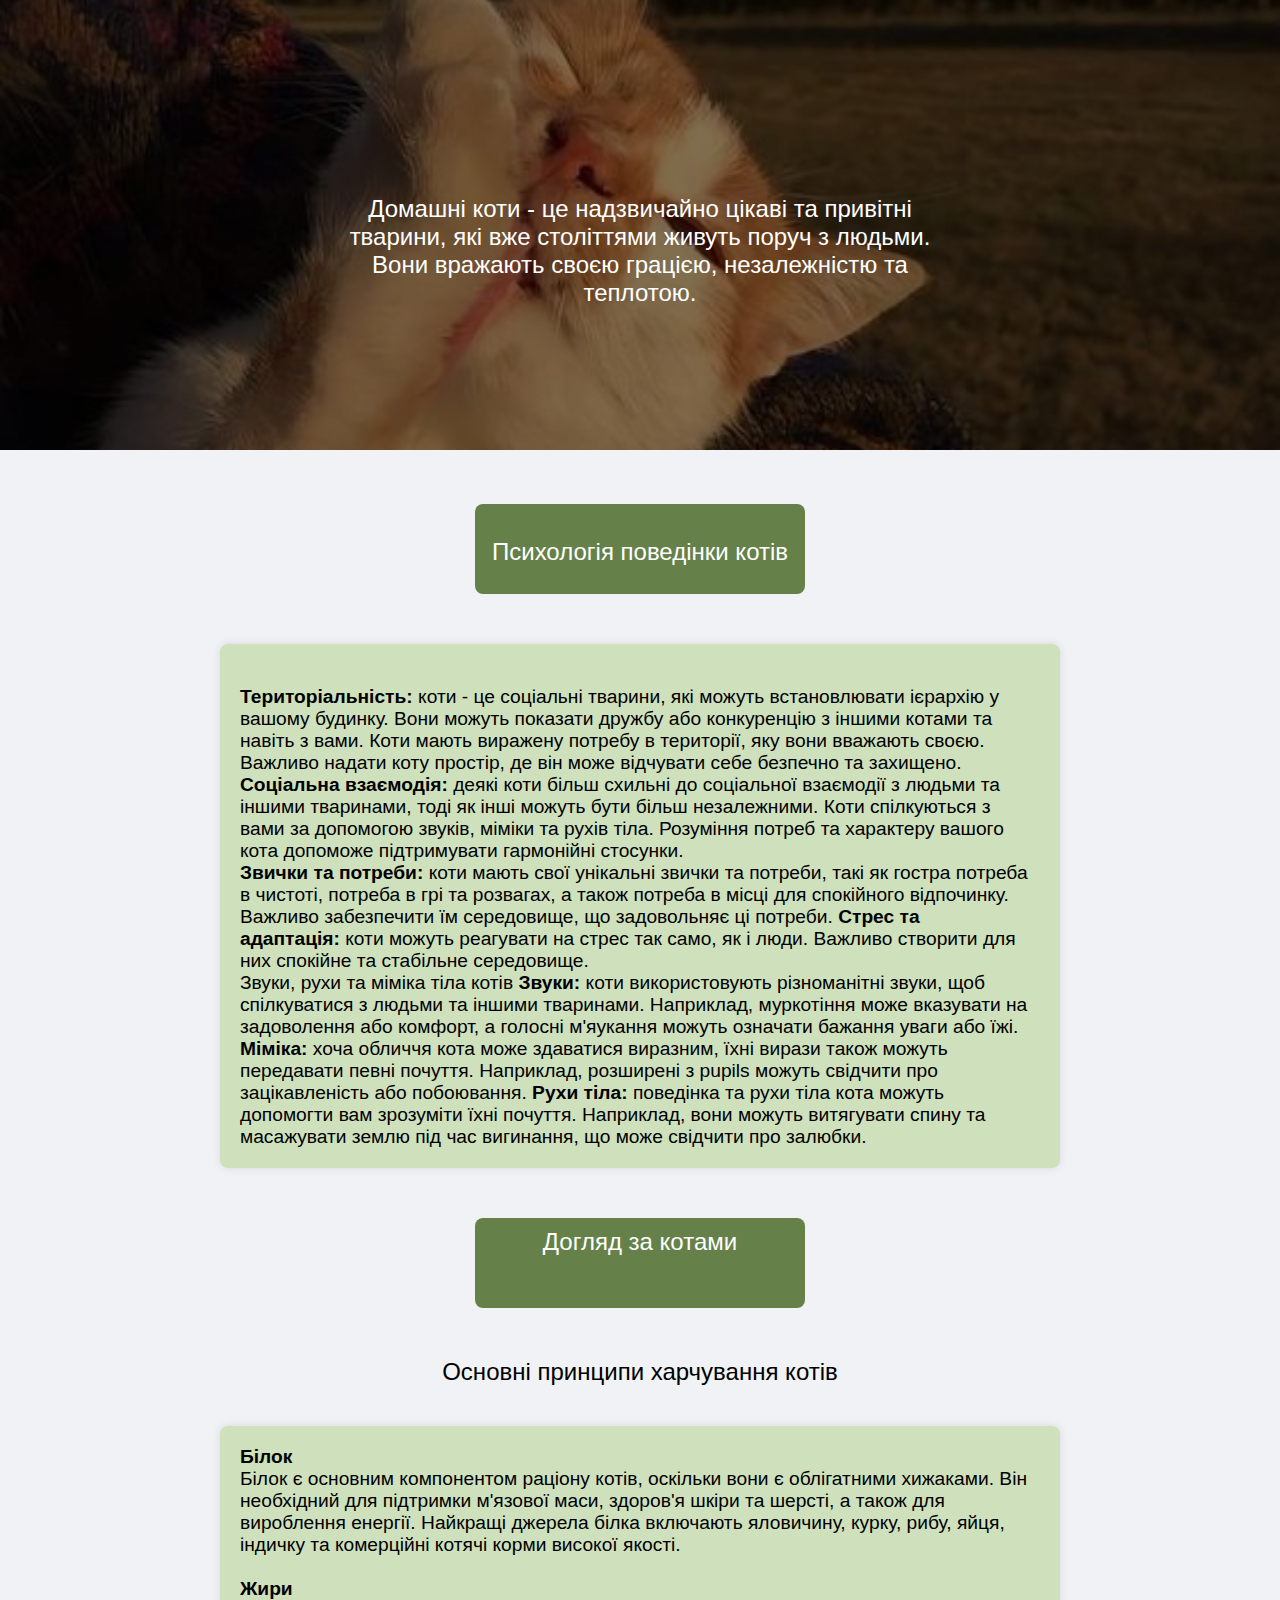
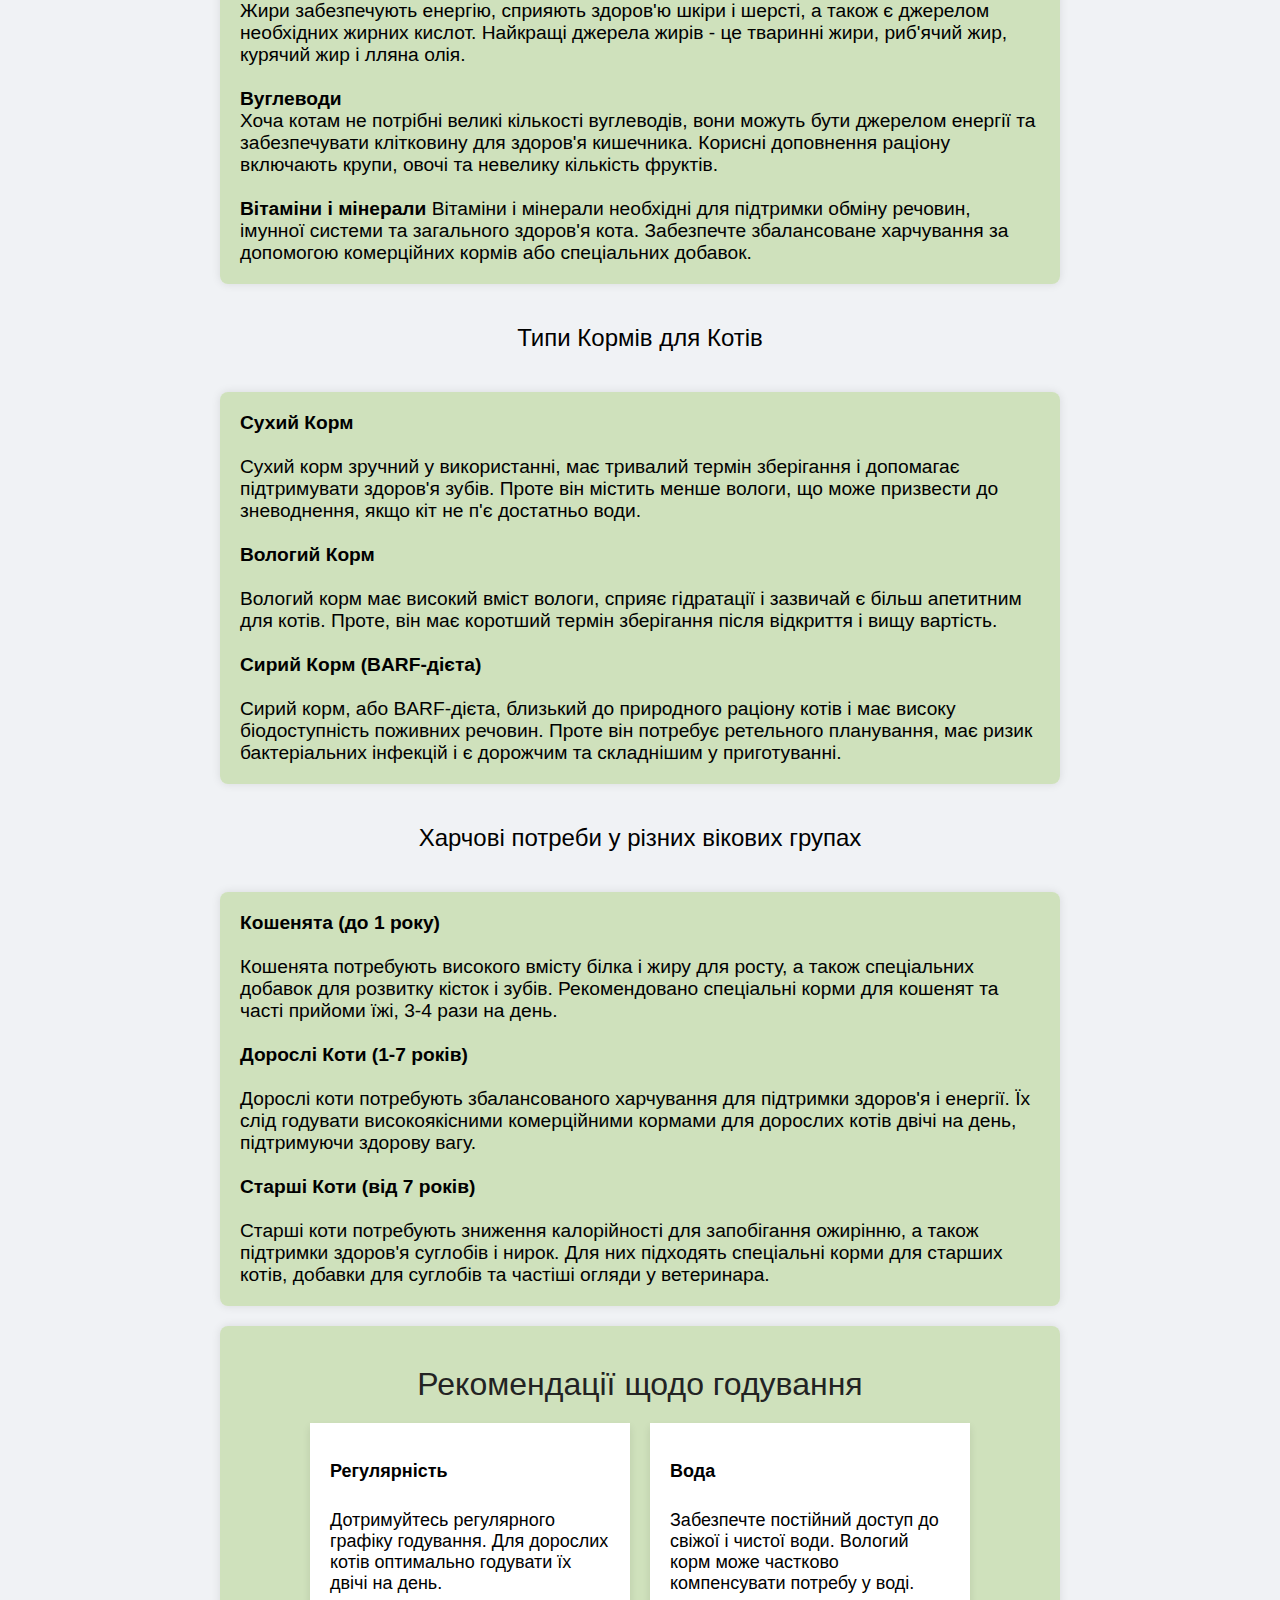
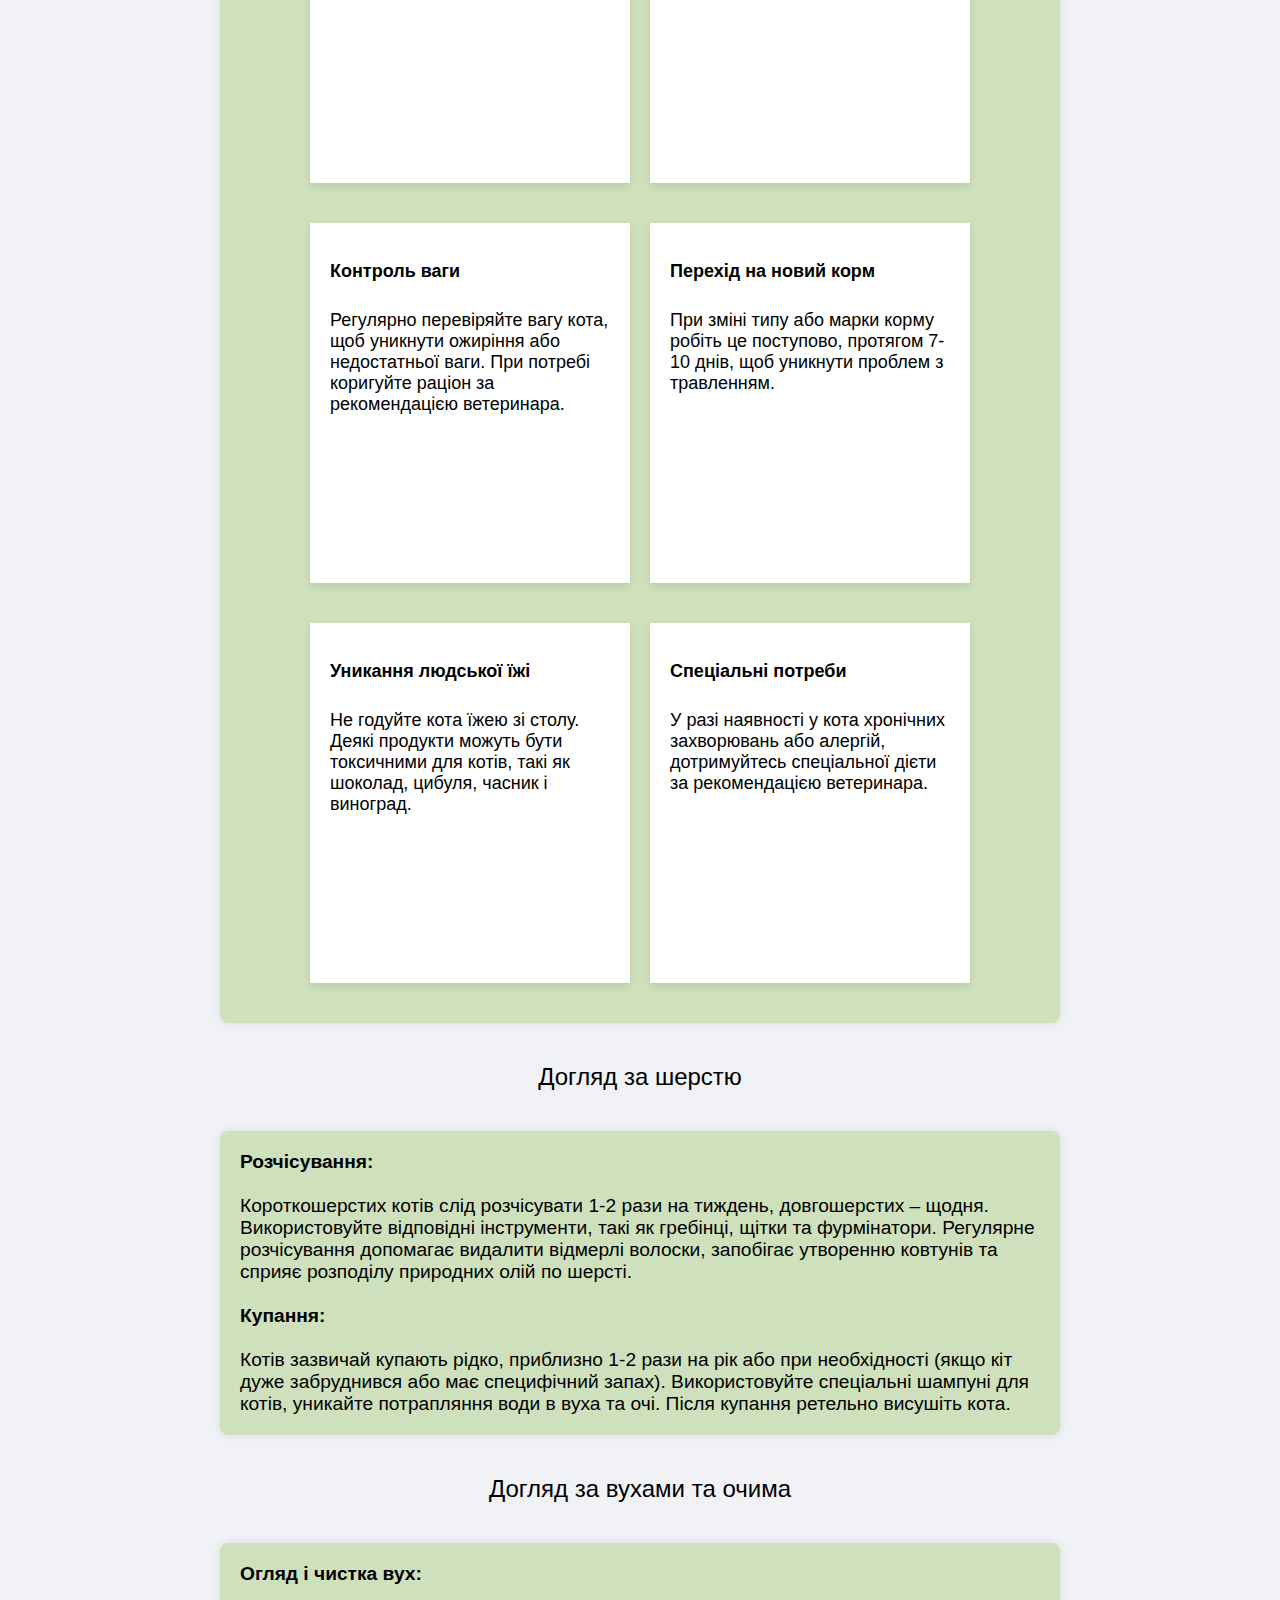
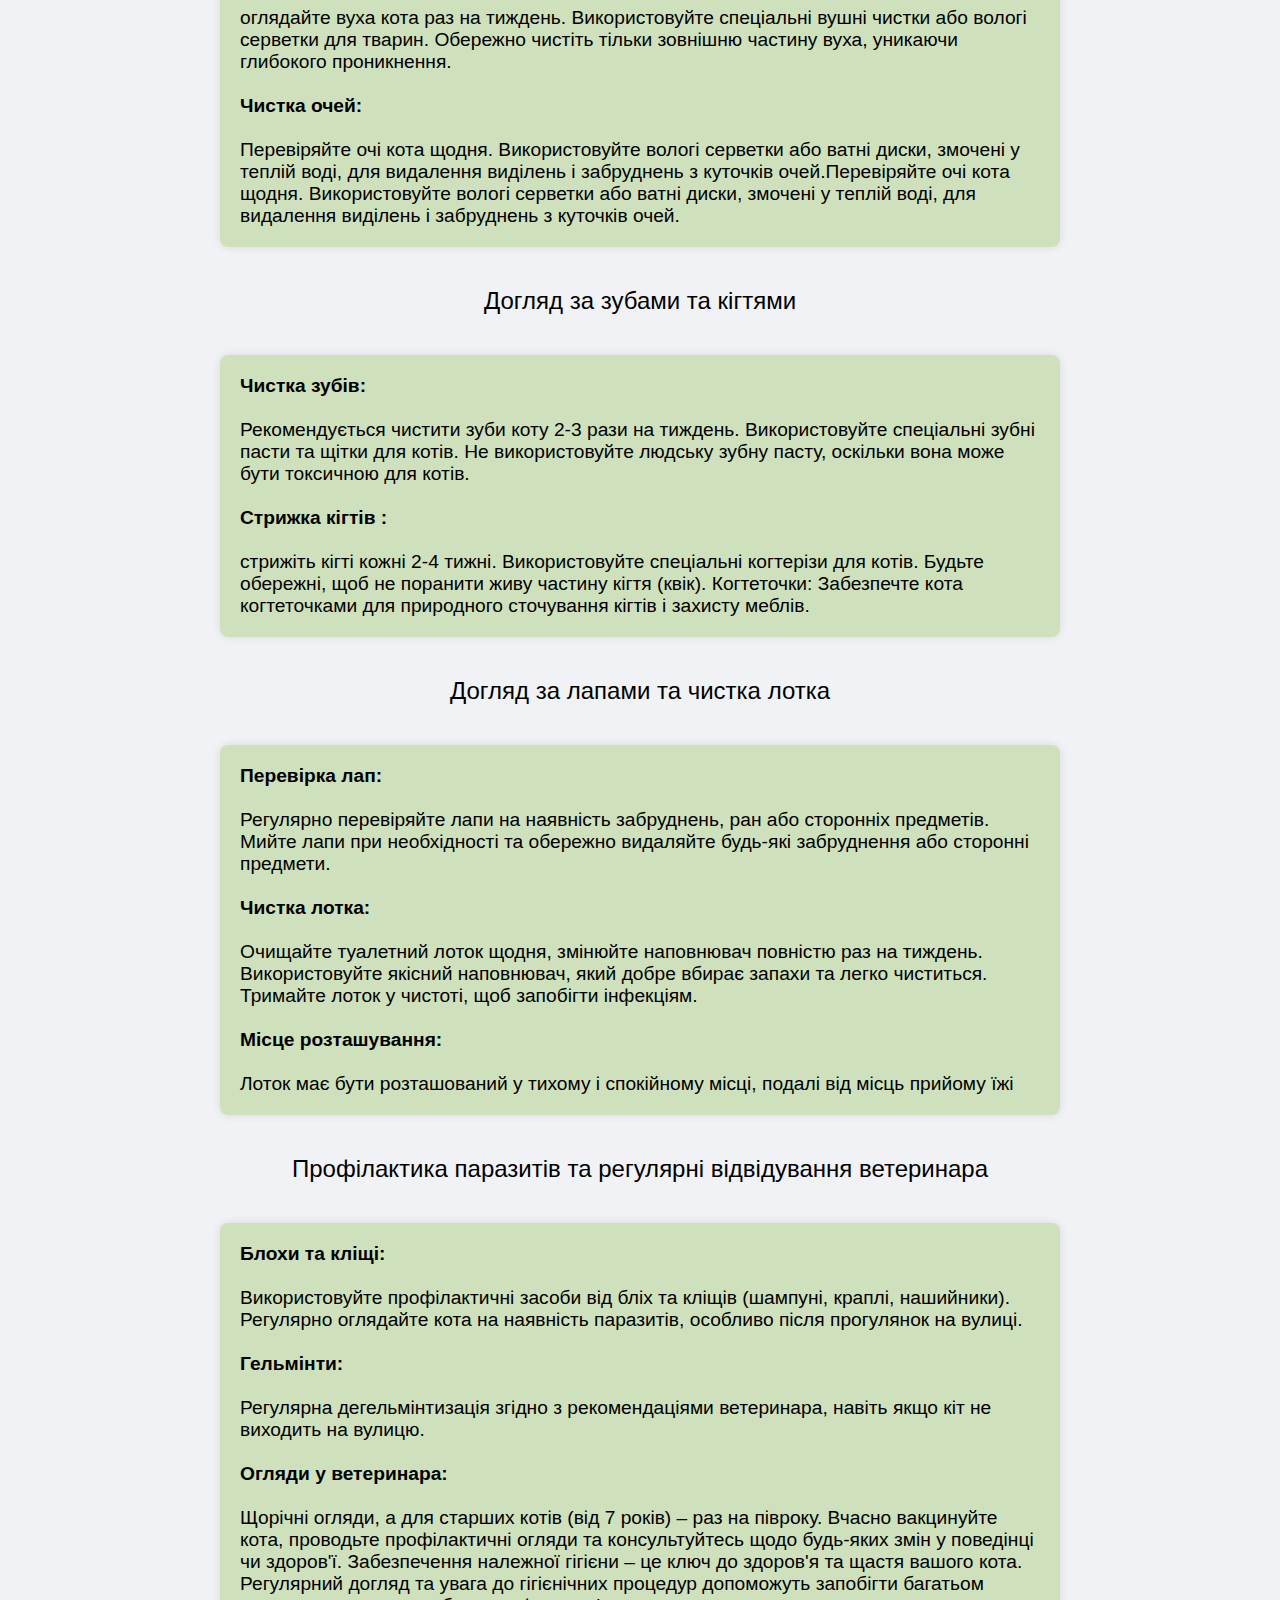
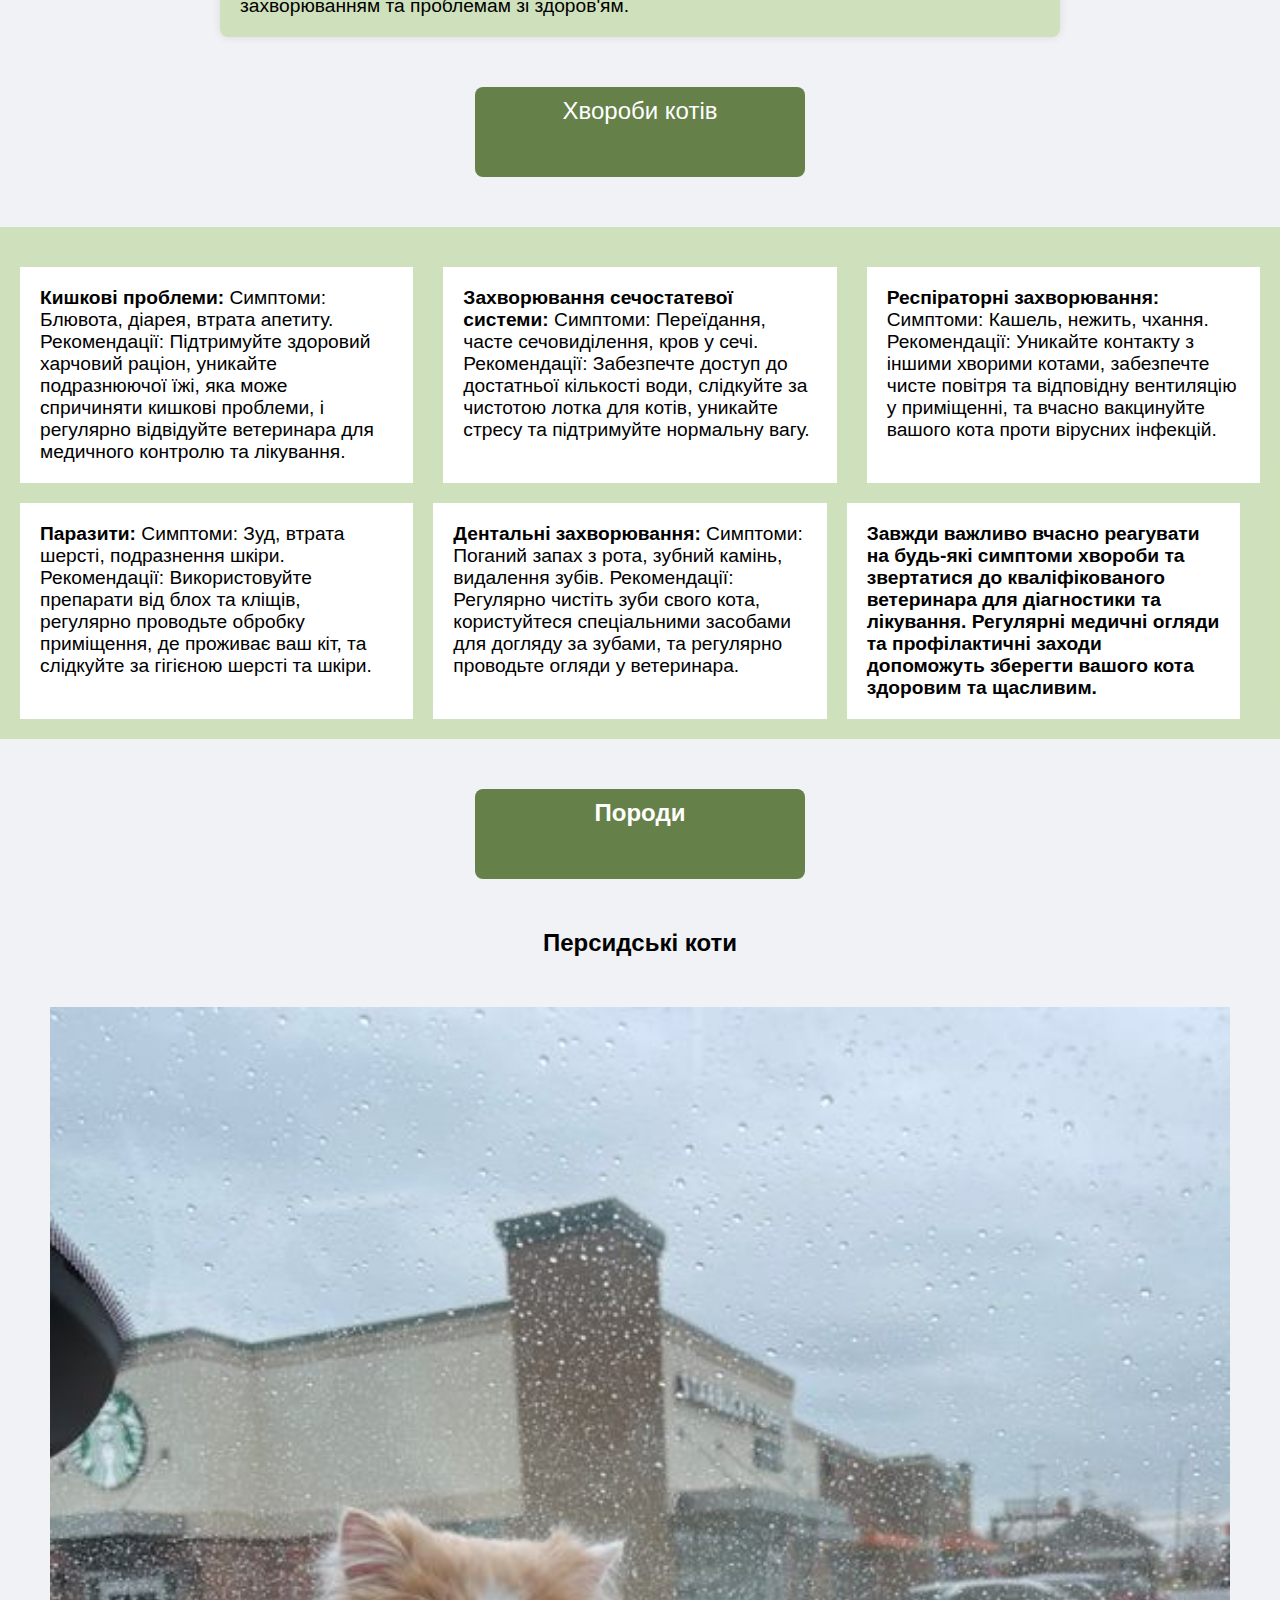
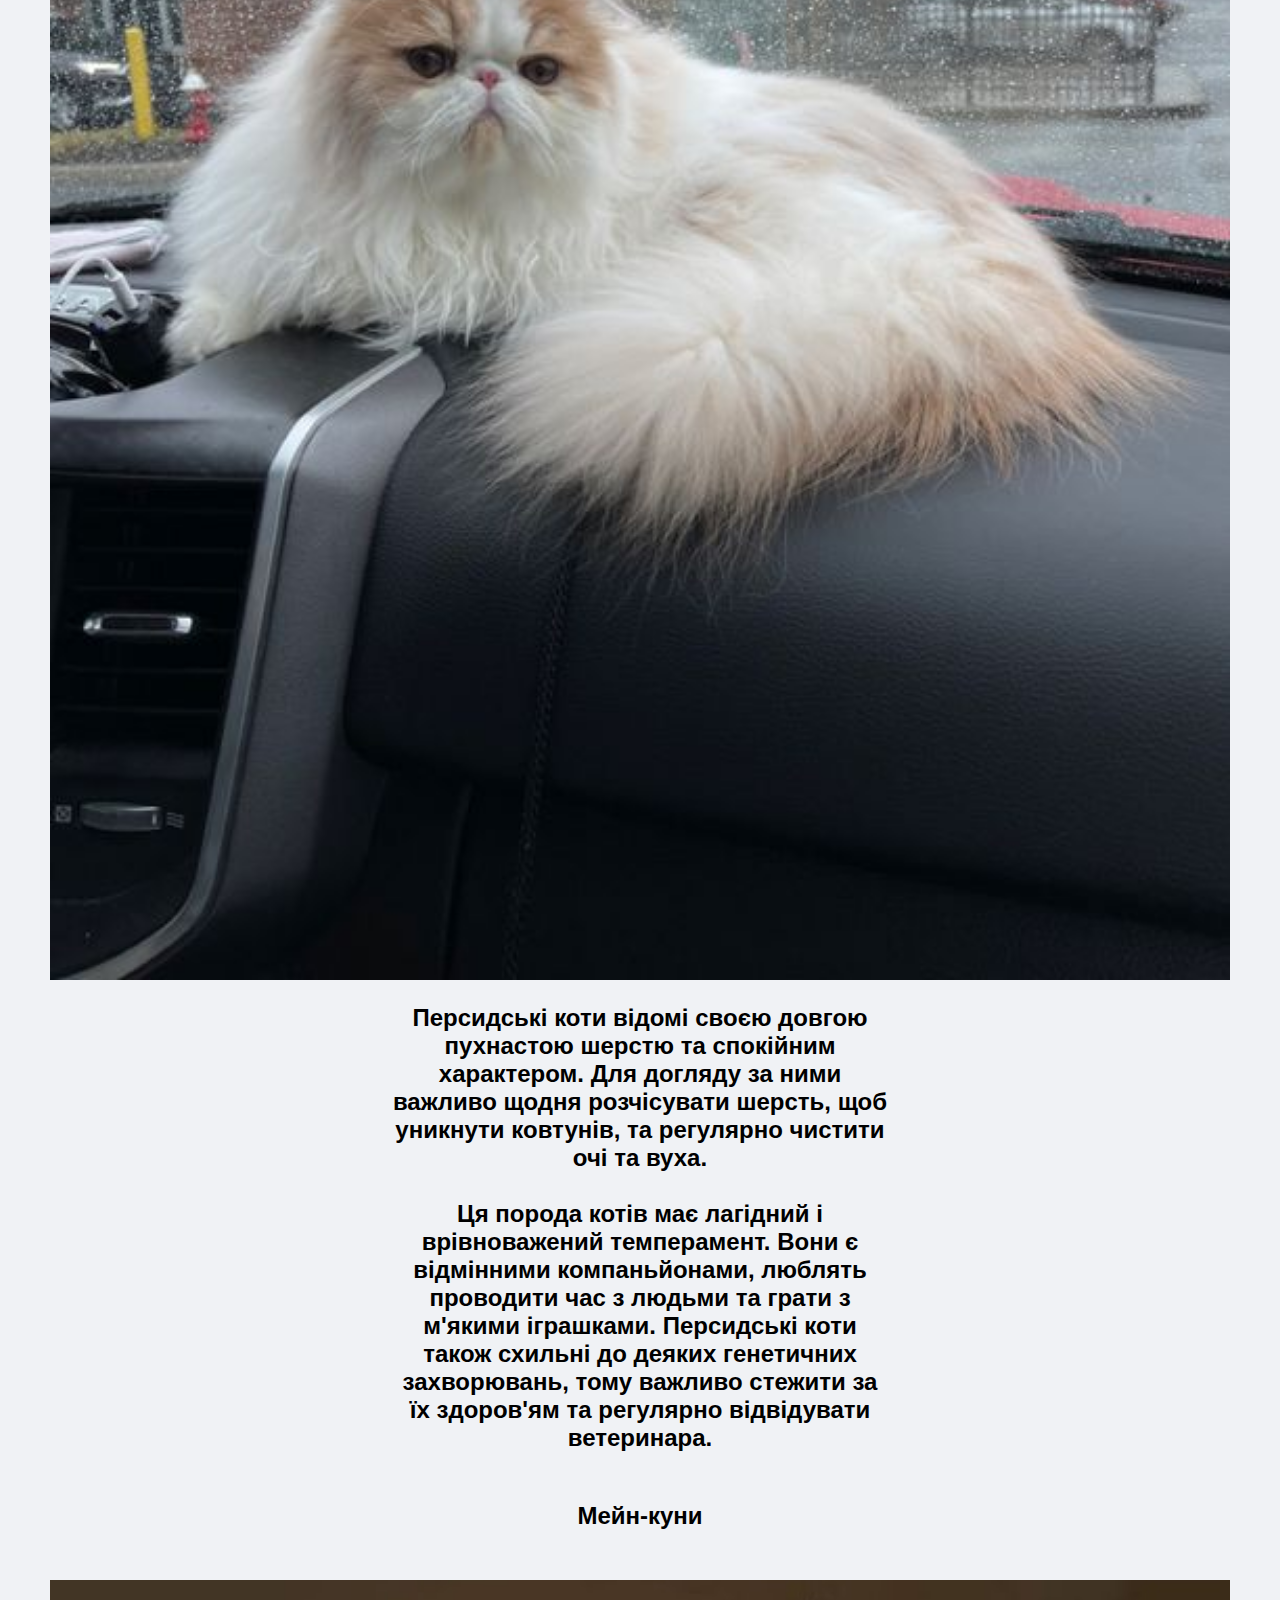
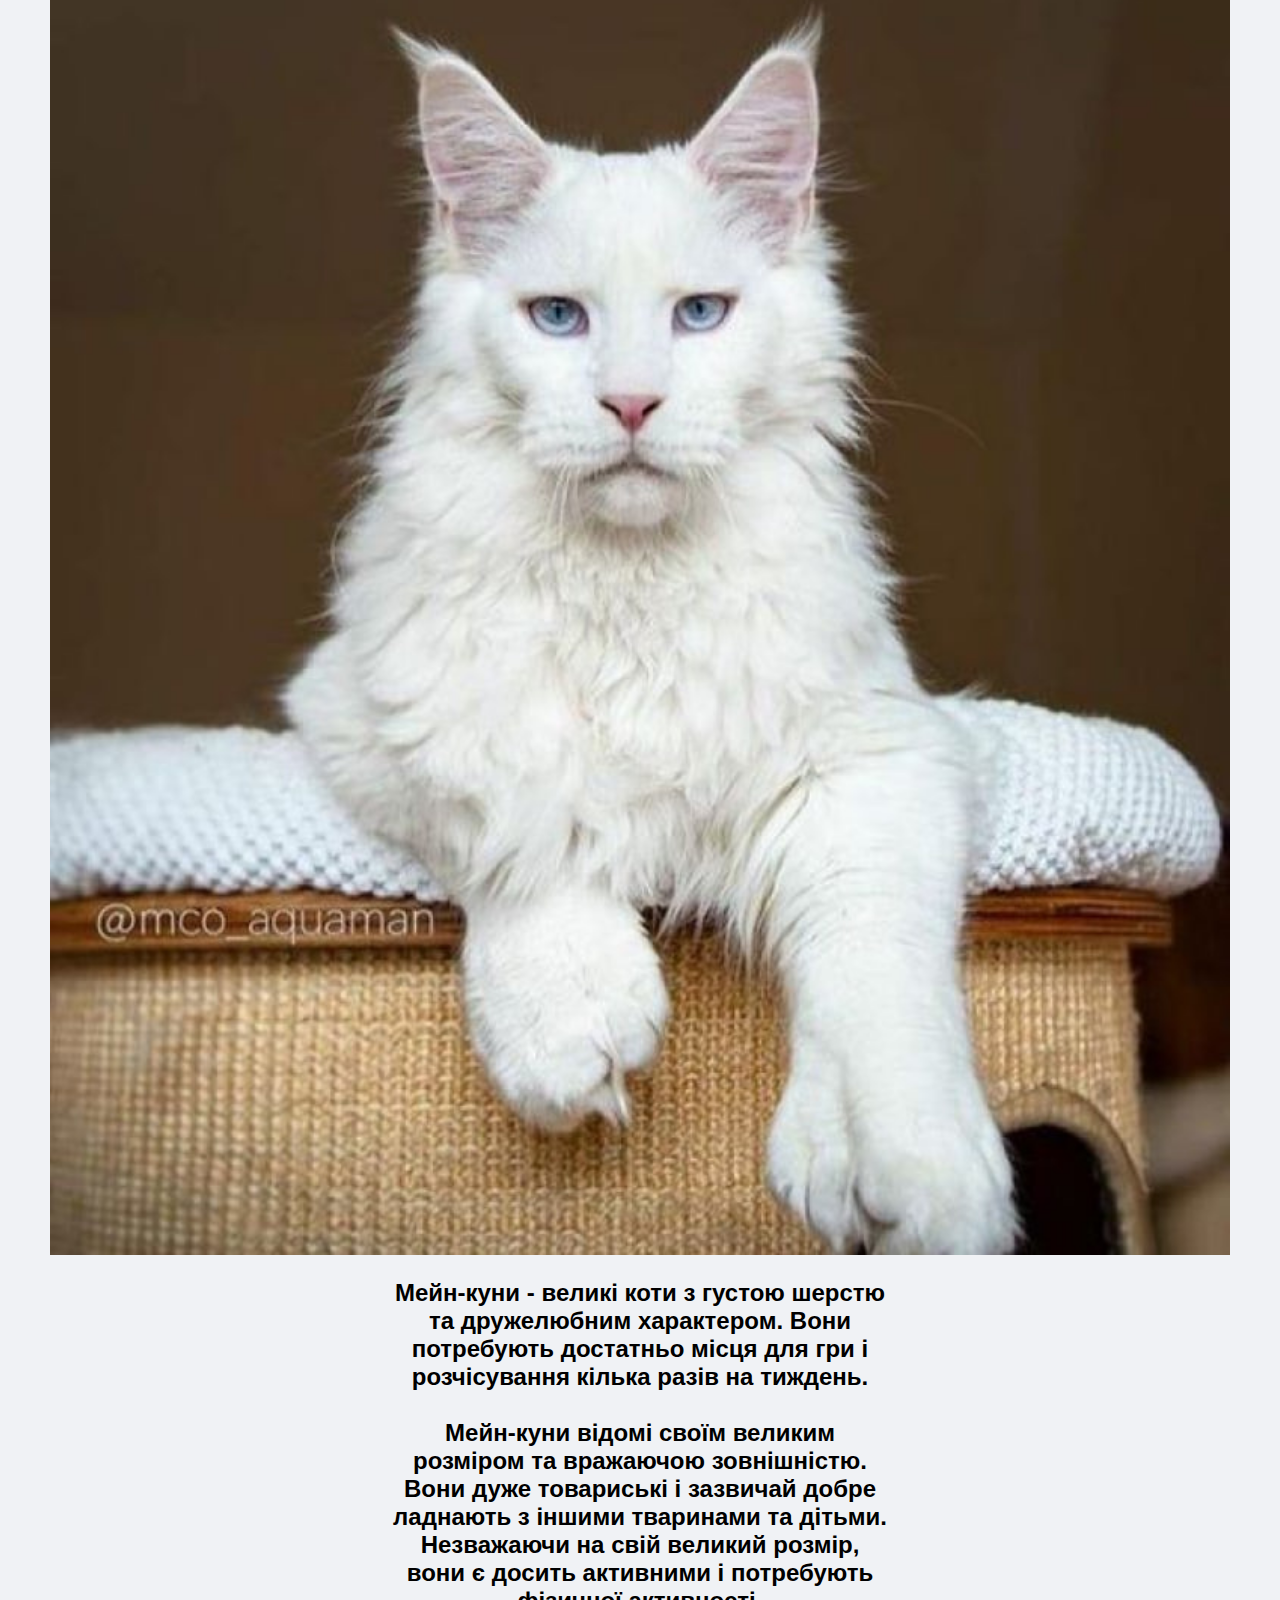
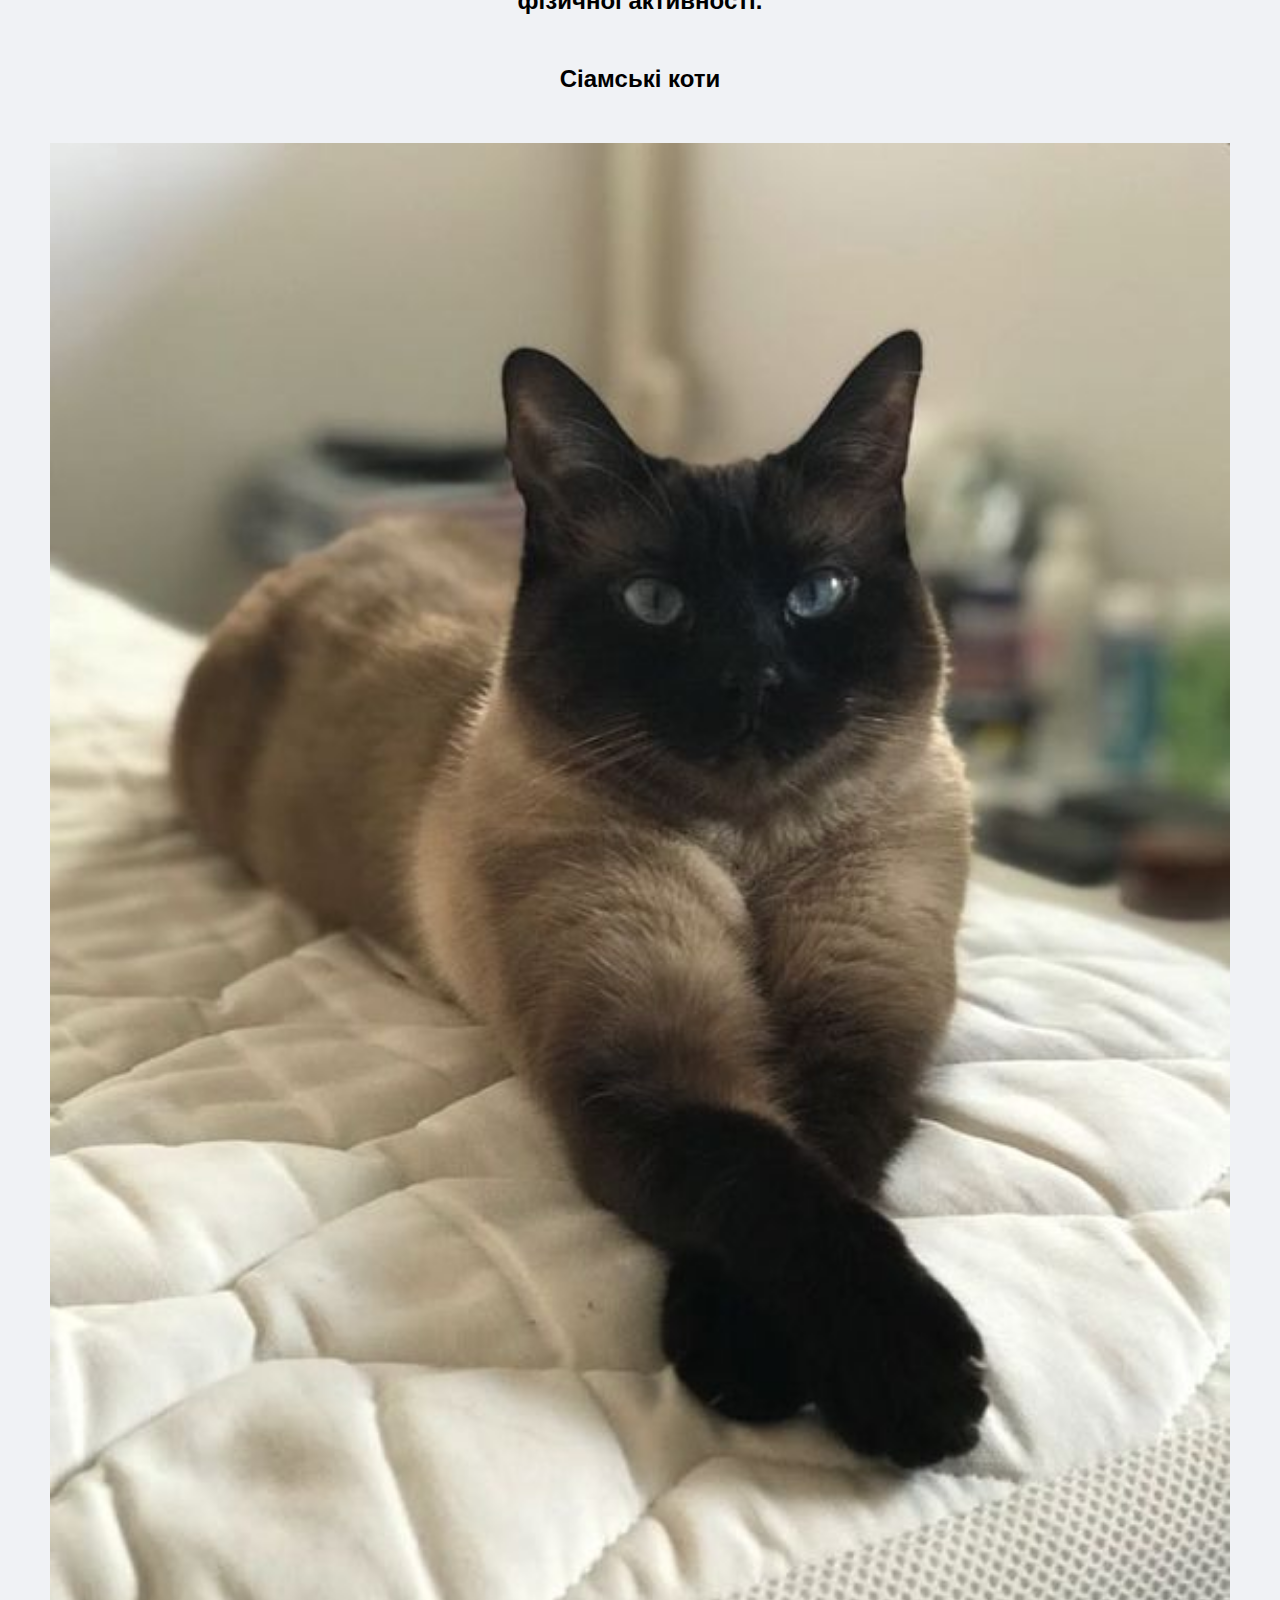
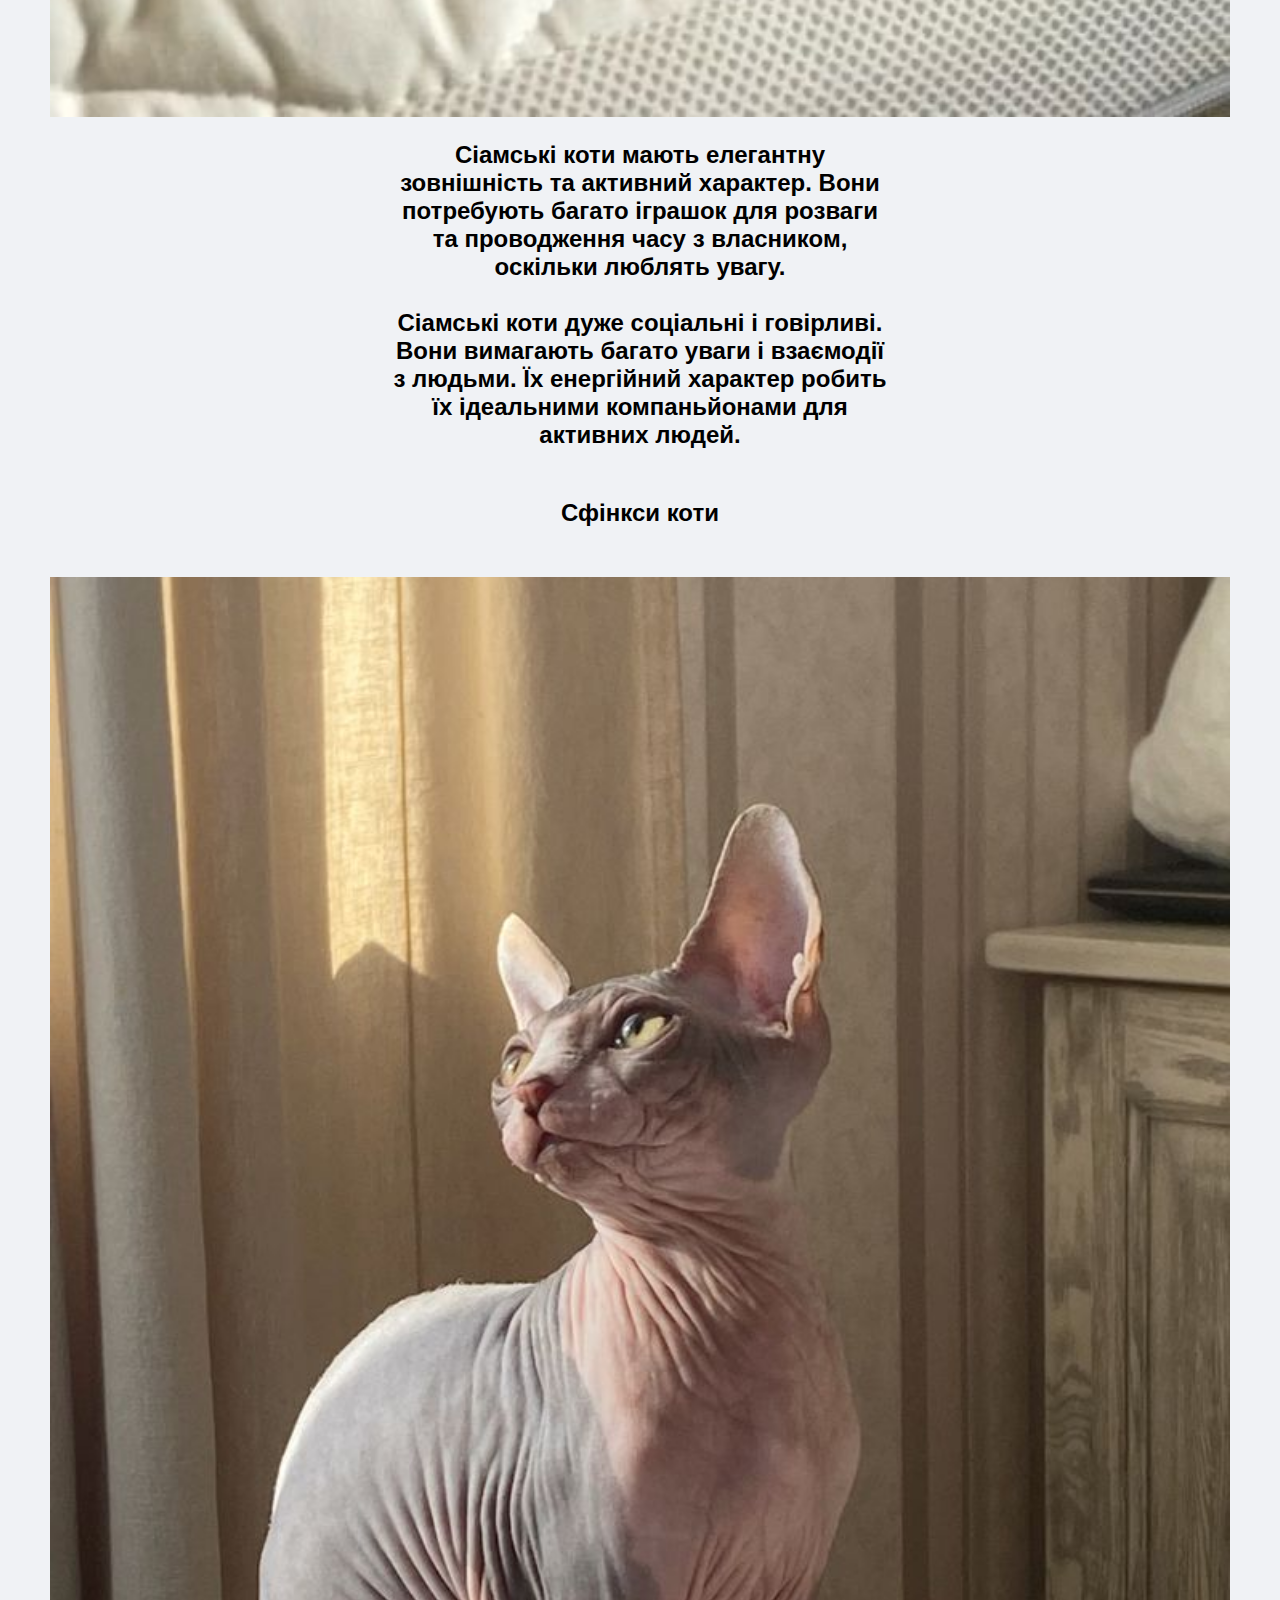
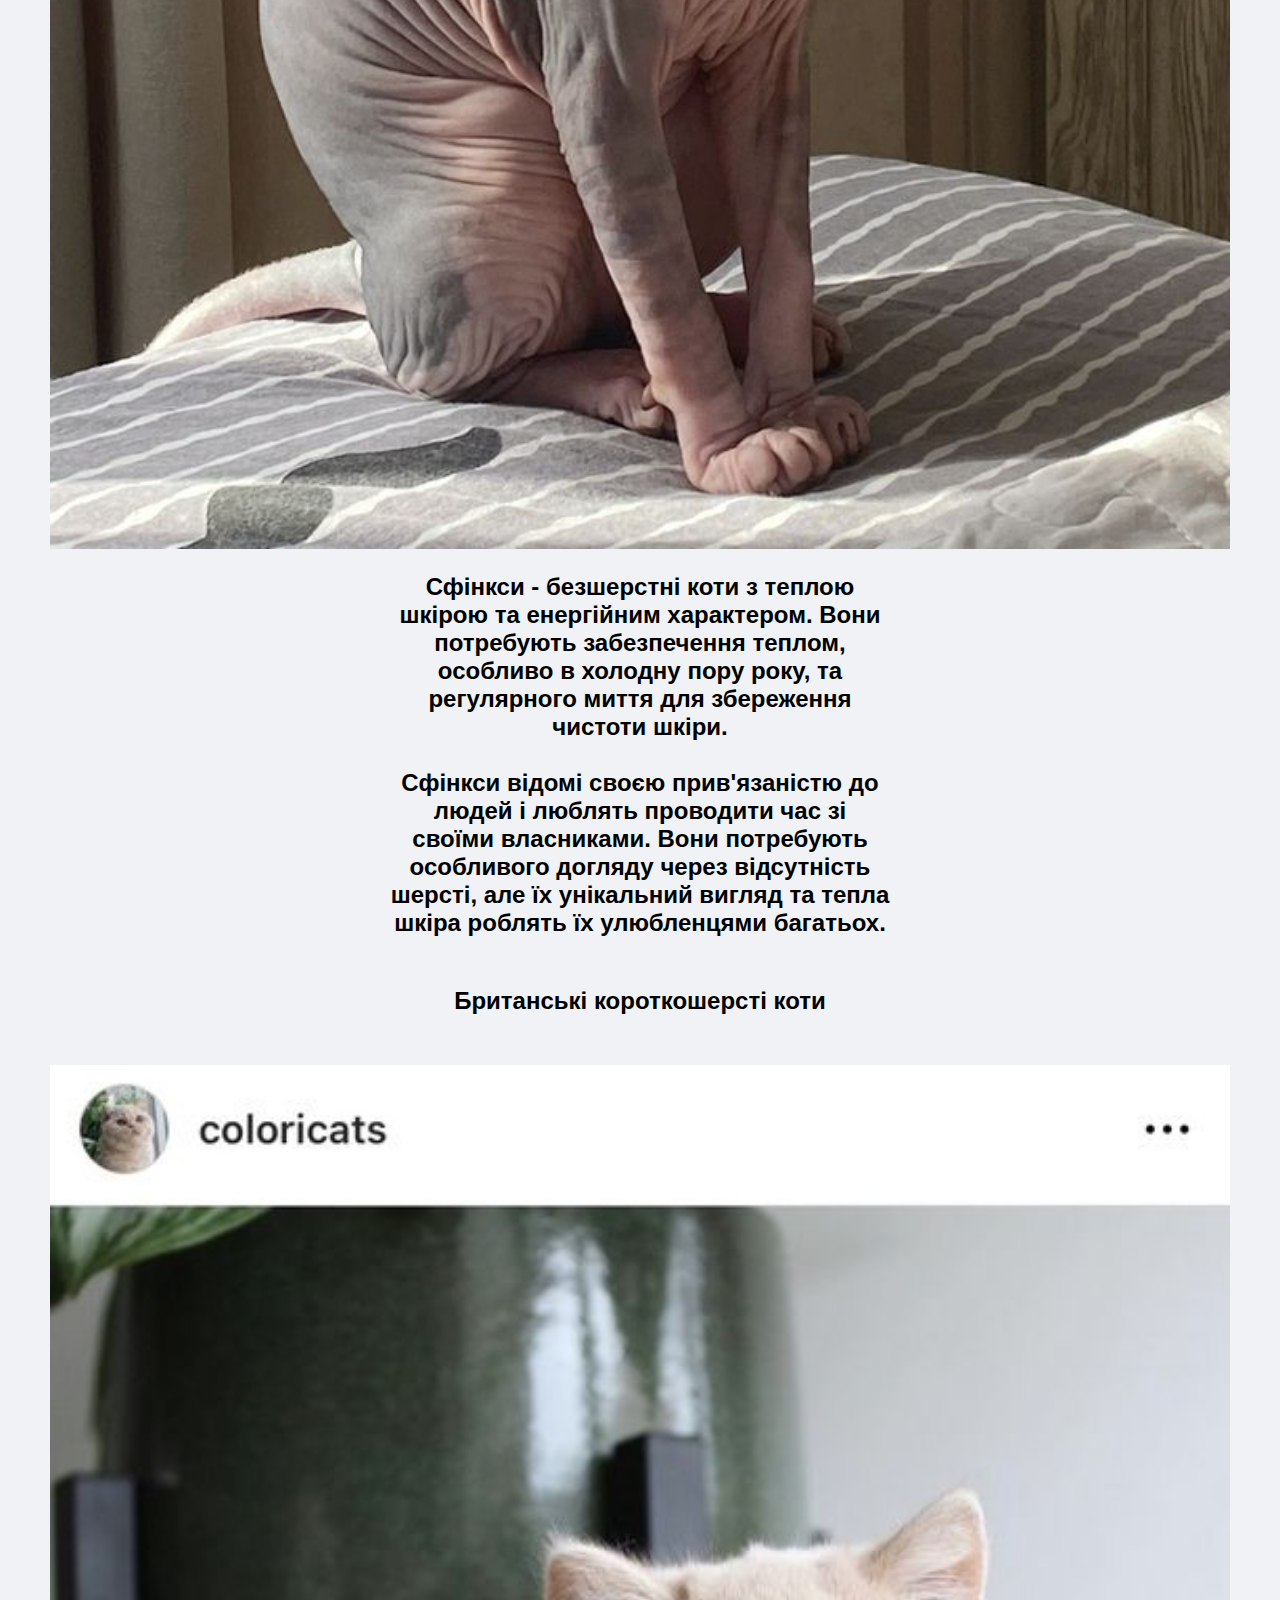
<file: cats.html>
<!DOCTYPE html>
<html lang="en">
<head>
    <link rel="stylesheet" href="./index.html">
    <link rel="stylesheet" href="./cats.css">
    <meta charset="UTF-8">
    <meta name="viewport" content="width=device-width, initial-scale=1.0">
    <title>Cats</title>
</head>
<body>
    <div class="header">
        <img src="./images/photo_pole.jpg" alt="">
        <p class="text-in-photo"> Домашні коти - це надзвичайно цікаві та привітні тварини, які вже століттями живуть поруч з людьми. Вони вражають своєю грацією, незалежністю та теплотою.</p>
    </div>
    <div class="block-pov-cats">
        <p class="ps-pov-cats">Психологія поведінки котів</p>
    </div>
    <div class="text-1">
         <p class="ab-ps"><br><b>Територіальність:</b> коти - це соціальні тварини, які можуть встановлювати ієрархію у вашому будинку. Вони можуть показати дружбу або конкуренцію з іншими котами та навіть з вами. Коти мають виражену потребу в території, яку вони вважають своєю. Важливо надати коту простір, де він може відчувати себе безпечно та захищено.
         <b></b><b>Соціальна взаємодія:</b> деякі коти більш схильні до соціальної взаємодії з людьми та іншими тваринами, тоді як інші можуть бути більш незалежними. Коти спілкуються з вами за допомогою звуків, міміки та рухів тіла. Розуміння потреб та характеру вашого кота допоможе підтримувати гармонійні стосунки.
        <br><b>Звички та потреби: </b>коти мають свої унікальні звички та потреби, такі як гостра потреба в чистоті, потреба в грі та розвагах, а також потреба в місці для спокійного відпочинку. Важливо забезпечити їм середовище, що задовольняє ці потреби.
        <b></b><b>Стрес та адаптація:</b> коти можуть реагувати на стрес так само, як і люди. Важливо створити для них спокійне та стабільне середовище.
         <br>Звуки, рухи та міміка тіла котів
            <b>Звуки:</b> коти використовують різноманітні звуки, щоб спілкуватися з людьми та іншими тваринами. Наприклад, муркотіння може вказувати на задоволення або комфорт, а голосні м'яукання можуть означати бажання уваги або їжі.
            <b>Міміка:</b> хоча обличчя кота може здаватися виразним, їхні вирази також можуть передавати певні почуття. Наприклад, розширені з pupils можуть свідчити про зацікавленість або побоювання.
            <b>Рухи тіла:</b> поведінка та рухи тіла кота можуть допомогти вам зрозуміти їхні почуття. Наприклад, вони можуть витягувати спину та масажувати землю під час вигинання, що може свідчити про залюбки.
        </p>
    </div>
      </div>
      </div>
      <div class="cat">
        <p class="cat-care"> Догляд за котами</p>

        <div class="food">
            <p class="v-f">Основні принципи харчування котів</p>
            <p class="ab-f"><b>Білок</b><br>
                Білок є основним компонентом раціону котів, оскільки вони є облігатними хижаками. Він необхідний для підтримки м'язової маси, здоров'я шкіри та шерсті, а також для вироблення енергії. Найкращі джерела білка включають яловичину, курку, рибу, яйця, індичку та комерційні котячі корми високої якості.
                <br><br><b>Жири</b><br>
                Жири забезпечують енергію, сприяють здоров'ю шкіри і шерсті, а також є джерелом необхідних жирних кислот. Найкращі джерела жирів - це тваринні жири, риб'ячий жир, курячий жир і лляна олія.
                <br><br><b>Вуглеводи</b><br>
                Хоча котам не потрібні великі кількості вуглеводів, вони можуть бути джерелом енергії та забезпечувати клітковину для здоров'я кишечника. Корисні доповнення раціону включають крупи, овочі та невелику кількість фруктів.
                <br><br><b> Вітаміни і мінерали</b>
                Вітаміни і мінерали необхідні для підтримки обміну речовин, імунної системи та загального здоров'я кота. Забезпечте збалансоване харчування за допомогою комерційних кормів або спеціальних добавок.
            </p>
             
                <div class="block-korm">
                    <p class="v-k">Типи Кормів для Котів</p>
                <p class="ab-fodder"> 
                    <b>Сухий Корм</b><br><br>
                    Сухий корм зручний у використанні, має тривалий термін зберігання і допомагає підтримувати здоров'я зубів. Проте він містить менше вологи, що може призвести до зневоднення, якщо кіт не п'є достатньо води.
                    <br><br>
                    <b>Вологий Корм</b> <br><br>
                    Вологий корм має високий вміст вологи, сприяє гідратації і зазвичай є більш апетитним для котів. Проте, він має коротший термін зберігання після відкриття і вищу вартість.

                    <br><br><b>Сирий Корм (BARF-дієта)</b><br><br>
                    Сирий корм, або BARF-дієта, близький до природного раціону котів і має високу біодоступність поживних речовин. Проте він потребує ретельного планування, має ризик бактеріальних інфекцій і є дорожчим та складнішим у приготуванні.
                </p>
                </div>

                <div class="block-food">
                    <p class="v-n">Харчові потреби у різних вікових групах</p>
                     <p class="ab-n"><b>Кошенята (до 1 року)</b><br><br>
                    Кошенята потребують високого вмісту білка і жиру для росту, а також спеціальних добавок для розвитку кісток і зубів. Рекомендовано спеціальні корми для кошенят та часті прийоми їжі, 3-4 рази на день.
                    <br> <br><b>Дорослі Коти (1-7 років)</b><br> <br>
                    Дорослі коти потребують збалансованого харчування для підтримки здоров'я і енергії. Їх слід годувати високоякісними комерційними кормами для дорослих котів двічі на день, підтримуючи здорову вагу.
                    <br><br><b>Старші Коти (від 7 років)</b> <br><br>
                    Старші коти потребують зниження калорійності для запобігання ожирінню, а також підтримки здоров'я суглобів і нирок. Для них підходять спеціальні корми для старших котів, добавки для суглобів та частіші огляди у ветеринара.</p>
                </div>
                    <div>
                
                        <div class="block-recommendations-food">
                            <p class="recommendations-food">Рекомендації щодо годування</p>
                            <div class="food-container">
                                <div class="food-item">
                                    <p class="food-title"><b>Регулярність</b></p>
                                    <p>Дотримуйтесь регулярного графіку годування. Для дорослих котів оптимально годувати їх двічі на день.</p>
                                </div>
                                <div class="food-item">
                                    <p class="food-title"><b>Вода</b></p>
                                    <p>Забезпечте постійний доступ до свіжої і чистої води. Вологий корм може частково компенсувати потребу у воді.</p>
                                </div>
                                <div class="food-item">
                                    <p class="food-title"><b>Контроль ваги</b></p>
                                    <p>Регулярно перевіряйте вагу кота, щоб уникнути ожиріння або недостатньої ваги. При потребі коригуйте раціон за рекомендацією ветеринара.</p>
                                </div>
                                <div class="food-item">
                                    <p class="food-title"><b>Перехід на новий корм</b></p>
                                    <p>При зміні типу або марки корму робіть це поступово, протягом 7-10 днів, щоб уникнути проблем з травленням.</p>
                                </div>
                                <div class="food-item">
                                    <p class="food-title"><b>Уникання людської їжі</b></p>
                                    <p>Не годуйте кота їжею зі столу. Деякі продукти можуть бути токсичними для котів, такі як шоколад, цибуля, часник і виноград.</p>
                                </div>
                                <div class="food-item">
                                    <p class="food-title"><b>Спеціальні потреби</b></p>
                                    <p>У разі наявності у кота хронічних захворювань або алергій, дотримуйтесь спеціальної дієти за рекомендацією ветеринара.</p>
                                </div>
                            </div>
                        </div>
                        <div class="div-woll-hygiene">
                            <p class="v-w">Догляд за шерстю</p>
                            <p class="ab-w"><b>Розчісування:</b><br><br> Короткошерстих котів слід розчісувати 1-2 рази на тиждень, довгошерстих – щодня. Використовуйте відповідні інструменти, такі як гребінці, щітки та фурмінатори. Регулярне розчісування допомагає видалити відмерлі волоски, запобігає утворенню ковтунів та сприяє розподілу природних олій по шерсті.
                                <br><br><b>Купання:</b><br><br> Котів зазвичай купають рідко, приблизно 1-2 рази на рік або при необхідності (якщо кіт дуже забруднився або має специфічний запах). Використовуйте спеціальні шампуні для котів, уникайте потрапляння води в вуха та очі. Після купання ретельно висушіть кота.
                                </p>
                        </div>
                        <div class="div-care-ears">
                            <p class="v-e">Догляд за вухами та очима</p>
                            <p class="ab-e"><b>Огляд і чистка вух:</b><br><br> оглядайте вуха кота раз на тиждень. Використовуйте спеціальні вушні чистки або вологі серветки для тварин. Обережно чистіть тільки зовнішню частину вуха, уникаючи глибокого проникнення.
                            <br><br><b>Чистка очей:</b><br><br> Перевіряйте очі кота щодня. Використовуйте вологі серветки або ватні диски, змочені у теплій воді, для видалення виділень і забруднень з куточків очей.Перевіряйте очі кота щодня. Використовуйте вологі серветки або ватні диски, змочені у теплій воді, для видалення виділень і забруднень з куточків очей.</p>
                        </div>
                        <div>
                            <p class="v-den">Догляд за зубами та кігтями</p>
                            <p class="ab-den"><b>Чистка зубів:</b><br><br> Рекомендується чистити зуби коту 2-3 рази на тиждень. Використовуйте спеціальні зубні пасти та щітки для котів. Не використовуйте людську зубну пасту, оскільки вона може бути токсичною для котів.
                            <br><br><b>Стрижка кігтів :</b> <br><br>стрижіть кігті кожні 2-4 тижні. Використовуйте спеціальні когтерізи для котів. Будьте обережні, щоб не поранити живу частину кігтя (квік).
                            Когтеточки: Забезпечте кота когтеточками для природного сточування кігтів і захисту меблів.
                            </p>
                            <p class="v-l">Догляд за лапами та чистка лотка</p>
                            <p class="ab-l"><b>Перевірка лап:</b> <br><br> Регулярно перевіряйте лапи на наявність забруднень, ран або сторонніх предметів. Мийте лапи при необхідності та обережно видаляйте будь-які забруднення або сторонні предмети.
                                <br><br><b>Чистка лотка:</b><br><br> Очищайте туалетний лоток щодня, змінюйте наповнювач повністю раз на тиждень. Використовуйте якісний наповнювач, який добре вбирає запахи та легко чиститься. Тримайте лоток у чистоті, щоб запобігти інфекціям.
                                <br><br><b>Місце розташування:</b><br><br> Лоток має бути розташований у тихому і спокійному місці, подалі від місць прийому їжі
                                </p>
                                <p class="v-pro">Профілактика паразитів та регулярні відвідування ветеринара</p>
                                <p class="ab-pro"><b>Блохи та кліщі:</b> <br><br>Використовуйте профілактичні засоби від бліх та кліщів (шампуні, краплі, нашийники). Регулярно оглядайте кота на наявність паразитів, особливо після прогулянок на вулиці.
                                    <br><br><b>Гельмінти:</b><br><br> Регулярна дегельмінтизація згідно з рекомендаціями ветеринара, навіть якщо кіт не виходить на вулицю.
                                    <br><br><b>Огляди у ветеринара:</b><br><br> Щорічні огляди, а для старших котів (від 7 років) – раз на півроку. Вчасно вакцинуйте кота, проводьте профілактичні огляди та консультуйтесь щодо будь-яких змін у поведінці чи здоров'ї.
                                    Забезпечення належної гігієни – це ключ до здоров'я та щастя вашого кота. Регулярний догляд та увага до гігієнічних процедур допоможуть запобігти багатьом захворюванням та проблемам зі здоров'ям.</p>
                            </div>
                            <div class="diseases">
                                <p class="head-diseases">Хвороби котів</p>
                                </div>



                                 <div class="content-container">
                                    <div class="content-item">
                                        <p><b>Кишкові проблеми:</b>

                                            Симптоми: Блювота, діарея, втрата апетиту.
                                            Рекомендації: Підтримуйте здоровий харчовий раціон, уникайте подразнюючої їжі, яка може спричиняти кишкові проблеми, і регулярно відвідуйте ветеринара для медичного контролю та лікування.</p>
                                    </div>
                                    <div class="content-item">
                                        <p><b>Захворювання сечостатевої системи:</b>

                                            Симптоми: Переїдання, часте сечовиділення, кров у сечі.
                                            Рекомендації: Забезпечте доступ до достатньої кількості води, слідкуйте за чистотою лотка для котів, уникайте стресу та підтримуйте нормальну вагу.</p>
                                    </div>
                                    <div class="content-item">
                                        <p><b>Респіраторні захворювання:</b>

                                            Симптоми: Кашель, нежить, чхання.
                                            Рекомендації: Уникайте контакту з іншими хворими котами, забезпечте чисте повітря та відповідну вентиляцію у приміщенні, та вчасно вакцинуйте вашого кота проти вірусних інфекцій.</p>
                                    </div>
                                    <div class="content-item">
                                        <p><b>Паразити:</b>

                                            Симптоми: Зуд, втрата шерсті, подразнення шкіри.
                                            Рекомендації: Використовуйте препарати від блох та кліщів, регулярно проводьте обробку приміщення, де проживає ваш кіт, та слідкуйте за гігієною шерсті та шкіри.</p>
                                    </div>
                                    <div class="content-item">
                                        <p><b>Дентальні захворювання:</b>

                                            Симптоми: Поганий запах з рота, зубний камінь, видалення зубів.
                                            Рекомендації: Регулярно чистіть зуби свого кота, користуйтеся спеціальними засобами для догляду за зубами, та регулярно проводьте огляди у ветеринара.</p>
                                    </div>
                                    <div class="content-item">
                                        <p><b>Завжди важливо вчасно реагувати на будь-які симптоми хвороби та звертатися до кваліфікованого ветеринара для діагностики та лікування. Регулярні медичні огляди та профілактичні заходи допоможуть зберегти вашого кота здоровим та щасливим.</p>
                                    </div>
                                </div>
                                <div>
                            
                                    <div>
                                        <p Class="bl-p">Породи</p>
                                    </div>
                                 <div class="vstup-diseases">
                                    <div class="d-c">
                                        <p class="n-m">Персидські коти</p>
                                        <img src="./images/persik.jpg" alt="" class="photo-pers">
                                        <p class="t-p"> Персидські коти відомі своєю довгою пухнастою шерстю та спокійним характером. Для догляду за ними важливо щодня розчісувати шерсть, щоб уникнути ковтунів, та регулярно чистити очі та вуха.
                                        <br><br>Ця порода котів має лагідний і врівноважений темперамент. Вони є відмінними компаньйонами, люблять проводити час з людьми та грати з м'якими іграшками. Персидські коти також схильні до деяких генетичних захворювань, тому важливо стежити за їх здоров'ям та регулярно відвідувати ветеринара.</p>
                                     </div>
                                    <div class="d-c"><p class="n-m" >Мейн-куни</p>
                                        <img src="./images/men-kyn.jpg" alt="" class="photo-meyn-kyn">
                                        <p class="t-p">Мейн-куни - великі коти з густою шерстю та дружелюбним характером. Вони потребують достатньо місця для гри і розчісування кілька разів на тиждень.
                                            <br><br>Мейн-куни відомі своїм великим розміром та вражаючою зовнішністю. Вони дуже товариські і зазвичай добре ладнають з іншими тваринами та дітьми. Незважаючи на свій великий розмір, вони є досить активними і потребують фізичної активності.
                                              </p></div>


                                    <div class="d-c">
                                        <p class="n-m">Сіамські коти</p>
                                    <img src="./images/siamsss.jpg" alt="" class="photo-siams">
                                    <p class="t-p">Сіамські коти мають елегантну зовнішність та активний характер. Вони потребують багато іграшок для розваги та проводження часу з власником, оскільки люблять увагу.
                                        <br><br>Сіамські коти дуже соціальні і говірливі. Вони вимагають багато уваги і взаємодії з людьми. Їх енергійний характер робить їх ідеальними компаньйонами для активних людей.
                                    </p>
                                    </div>

                                    <div class="d-c"><p class="n-m">Сфінкси коти</p>
                                        <img src="./images/sfinksu.jpg" alt="" class="photo-sfinks">
                                        <p class="t-p">Сфінкси - безшерстні коти з теплою шкірою та енергійним характером. Вони потребують забезпечення теплом, особливо в холодну пору року, та регулярного миття для збереження чистоти шкіри.
                                            <br><br>Сфінкси відомі своєю прив'язаністю до людей і люблять проводити час зі своїми власниками. Вони потребують особливого догляду через відсутність шерсті, але їх унікальний вигляд та тепла шкіра роблять їх улюбленцями багатьох.
                                        </p>    
                                        </div>
                                    
                                    <div class="d-c">
                                        <p class="n-m">Британські короткошерсті коти</p>
                                        <img src="./images/britansku.jpg" alt="" class="photo-britan">
                                        <p class="t-p">Британські короткошерсті коти - спокійні та лагідні тварини з короткою густою шерстю. Для підтримання активності їм потрібні іграшки, а розчісувати їх варто раз на тиждень.
                                            <br><br>Ці коти відомі своєю дружелюбністю і доброзичливим характером. Вони швидко адаптуються до нових умов і добре ладнають з дітьми та іншими тваринами. Британські короткошерсті коти часто вважаються відмінними сімейними тваринами, які люблять бути в центрі уваги.
                                        </p>      
                                    </div>
                                    <div class="d-c"> 
                                        <p class="n-m">Абіссінські коти</p>
                                        <img src="./images/adsinski.jpg" alt="" class="photo-abs">
                                        <p class="t-p">Абіссінські коти - енергійні та граційні тварини з короткою шерстю та дикою зовнішністю. Вони потребують багато активних ігор та стимуляції, а догляд за шерстю мінімальний - достатньо розчісувати раз на тиждень. <br><br>Абіссінські коти відомі своєю любов'ю до дослідження і активного способу життя. Вони добре ладнають з іншими тваринами і дітьми, а також є відмінними компаньйонами для активних власників.</p>
                                    </div>
                                    <div class=d-c>
                                        <p class="n-m">Бенгальські коти</p>
                                        <img src="./images/bengal.jpg" alt="" class="photo-bengal">
                                        <p class="t-p">Бенгальські коти - граційні та енергійні тварини з рельєфними маркуваннями і короткою шерстю. Вони потребують багато фізичної та розумової стимуляції, оскільки мають велику кількість енергії. <br><br>Бенгальські коти відомі своєю любов'ю до води і гри, і є чудовими партнерами для активного способу життя. Вони також можуть бути дуже прив'язані до своїх власників і добре ладнають з іншими домашніми тваринами.</p>
                                    </div>
                                    <div class="d-c">
                                        <p class="n-m"> Регдольські коти</p>
                                        <img src="./images/rrr.jpg" alt="" class="photo-regdol">
                                        <p class="t-p">Регдольські коти - великі, м'язисті коти з довгою, пухнастою шерстю та пишними хвостами, які нагадують тюльпан. Ці коти мають ніжний і лагідний характер і вважаються однією з найдружелюбніших порід котів. Вони добре ладнають з дітьми і іншими домашніми тваринами, і можуть стати прекрасними сімейними тваринами. <br><br>Регдоли відомі своєю ласкою та прив'язаністю до своїх власників, і завжди раді проводити час разом з ними.</p>
                                    </div>
                                    <div class="d-c"> 
                                        <p class="n-m">Норвезькі лісові коти:</p>
                                        <img src="./images/nor.jpg" alt="" class="photo-norwegia">
                                        <p class="t-p">Норвезький лісовий кіт - великі, м'язисті тварини з вражаючою довгою та густою шерстю, яка використовувалася для захисту від суворого скандинавського клімату. Ці коти мають виразні обличчя, з великими виразними очима, які надають їм дикий, але привабливий вигляд<br><br>Норвезькі лісові коти відомі своєю незалежністю та самостійністю, але в той же час вони можуть бути дуже прив'язані до своїх власників. Вони люблять досліджувати оточуючий світ і можуть бути дуже активними.</p>
                                    </div>
                                </div>
                                    
                                    </div>
                                </div>                               
                            </div>
                    </div>
                </div>
      </div>  
</body>
</html>
</file>
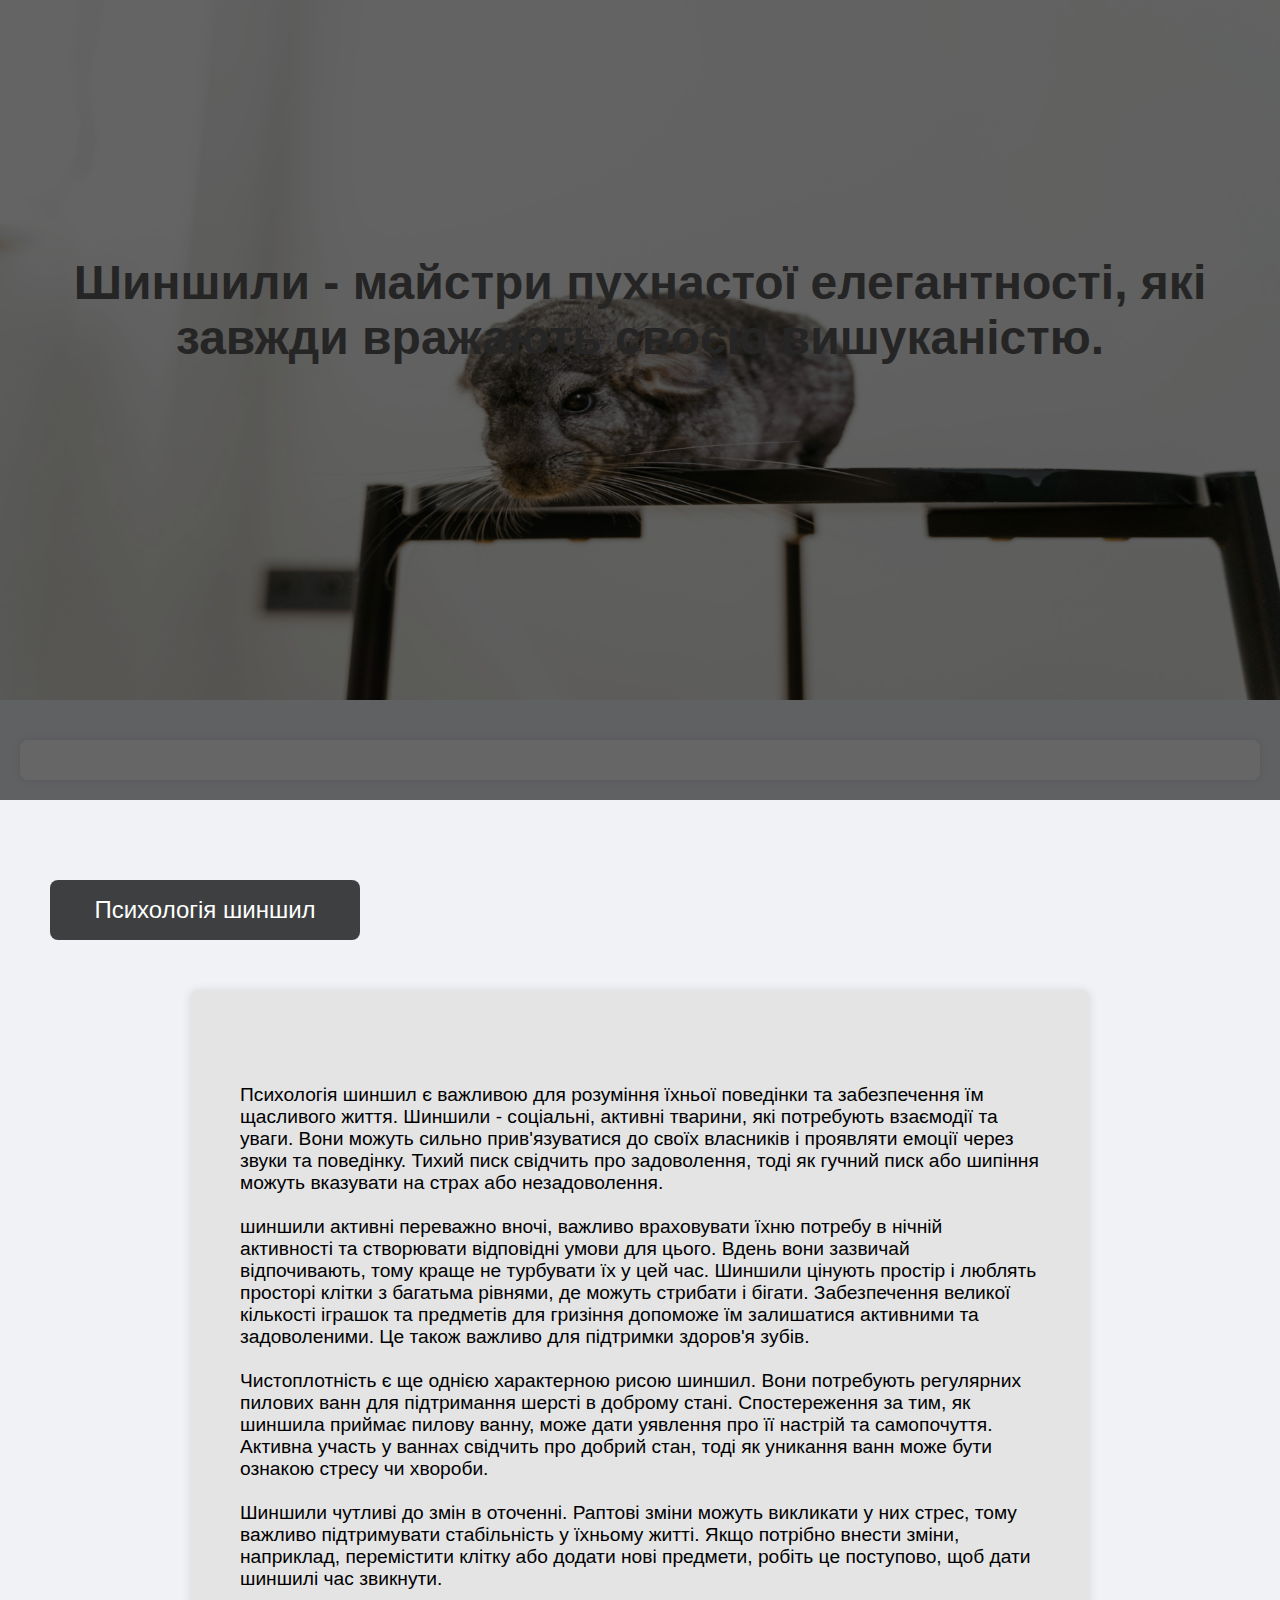
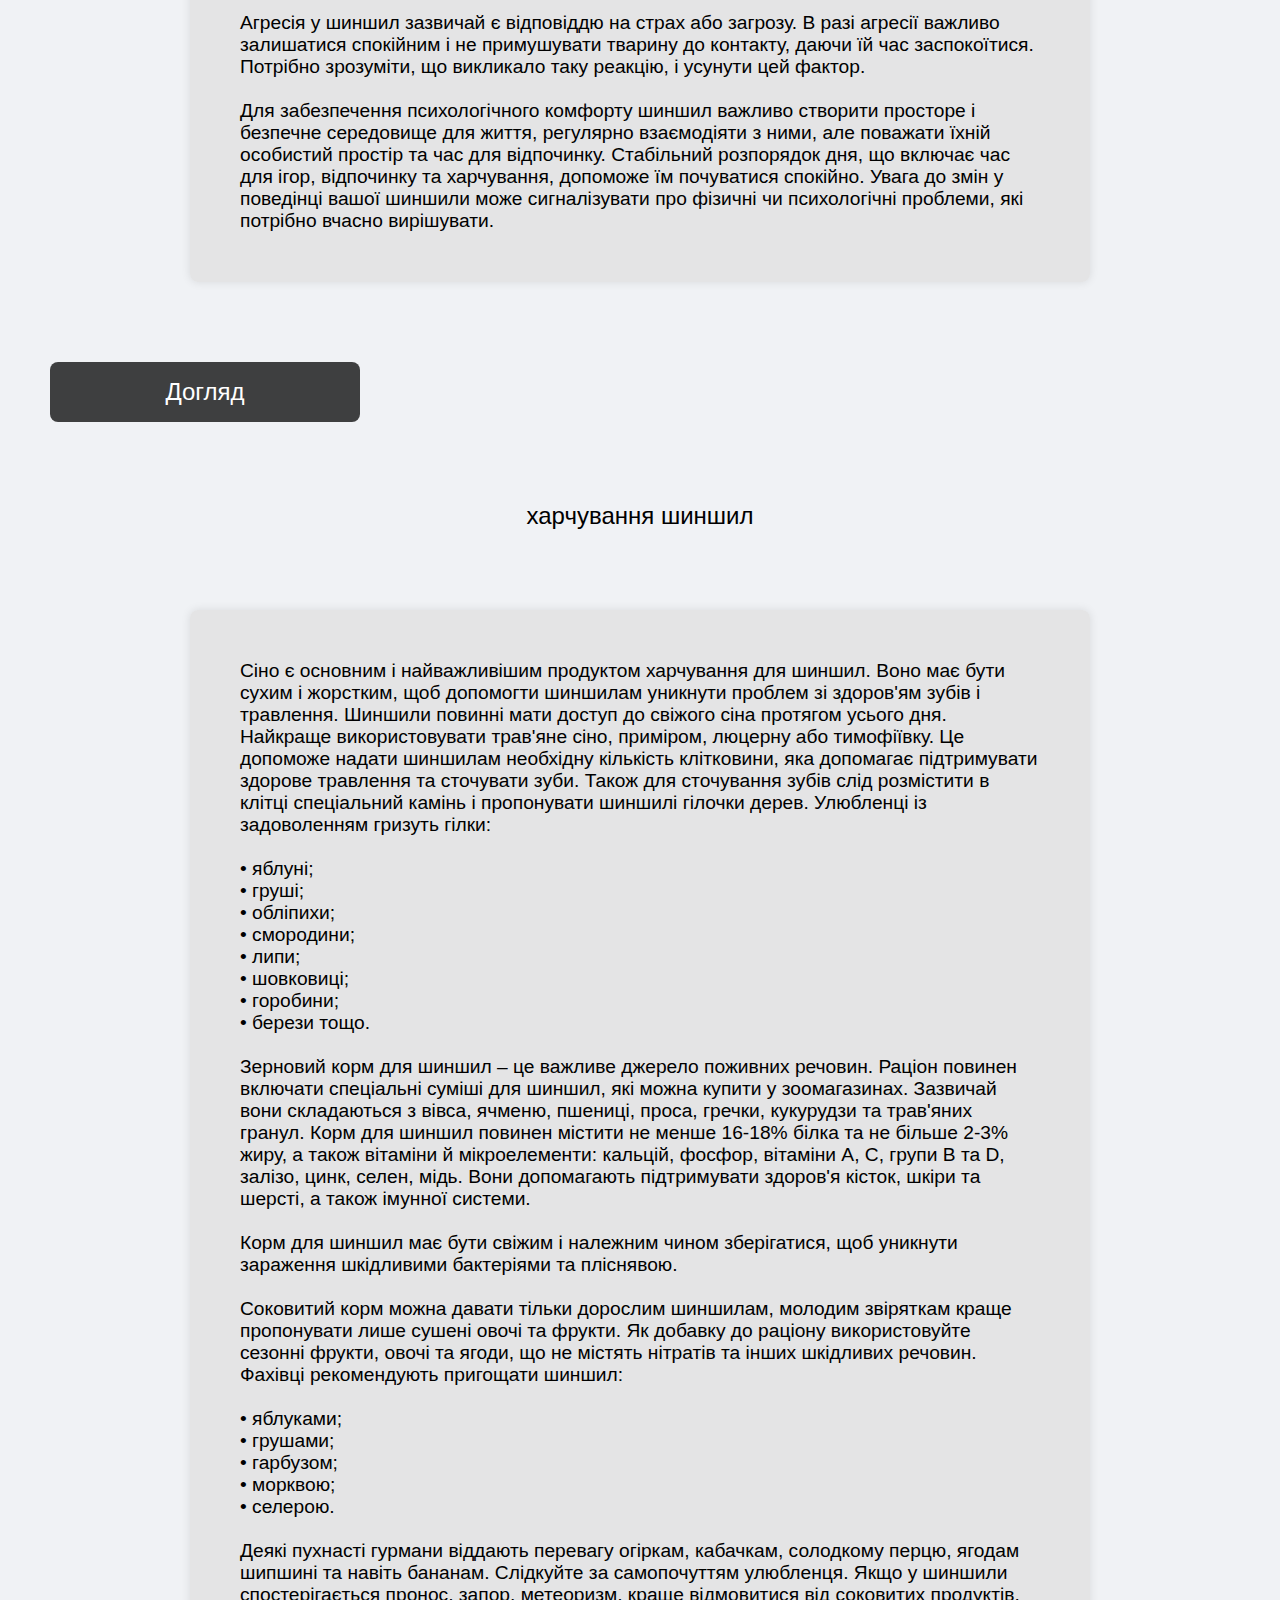
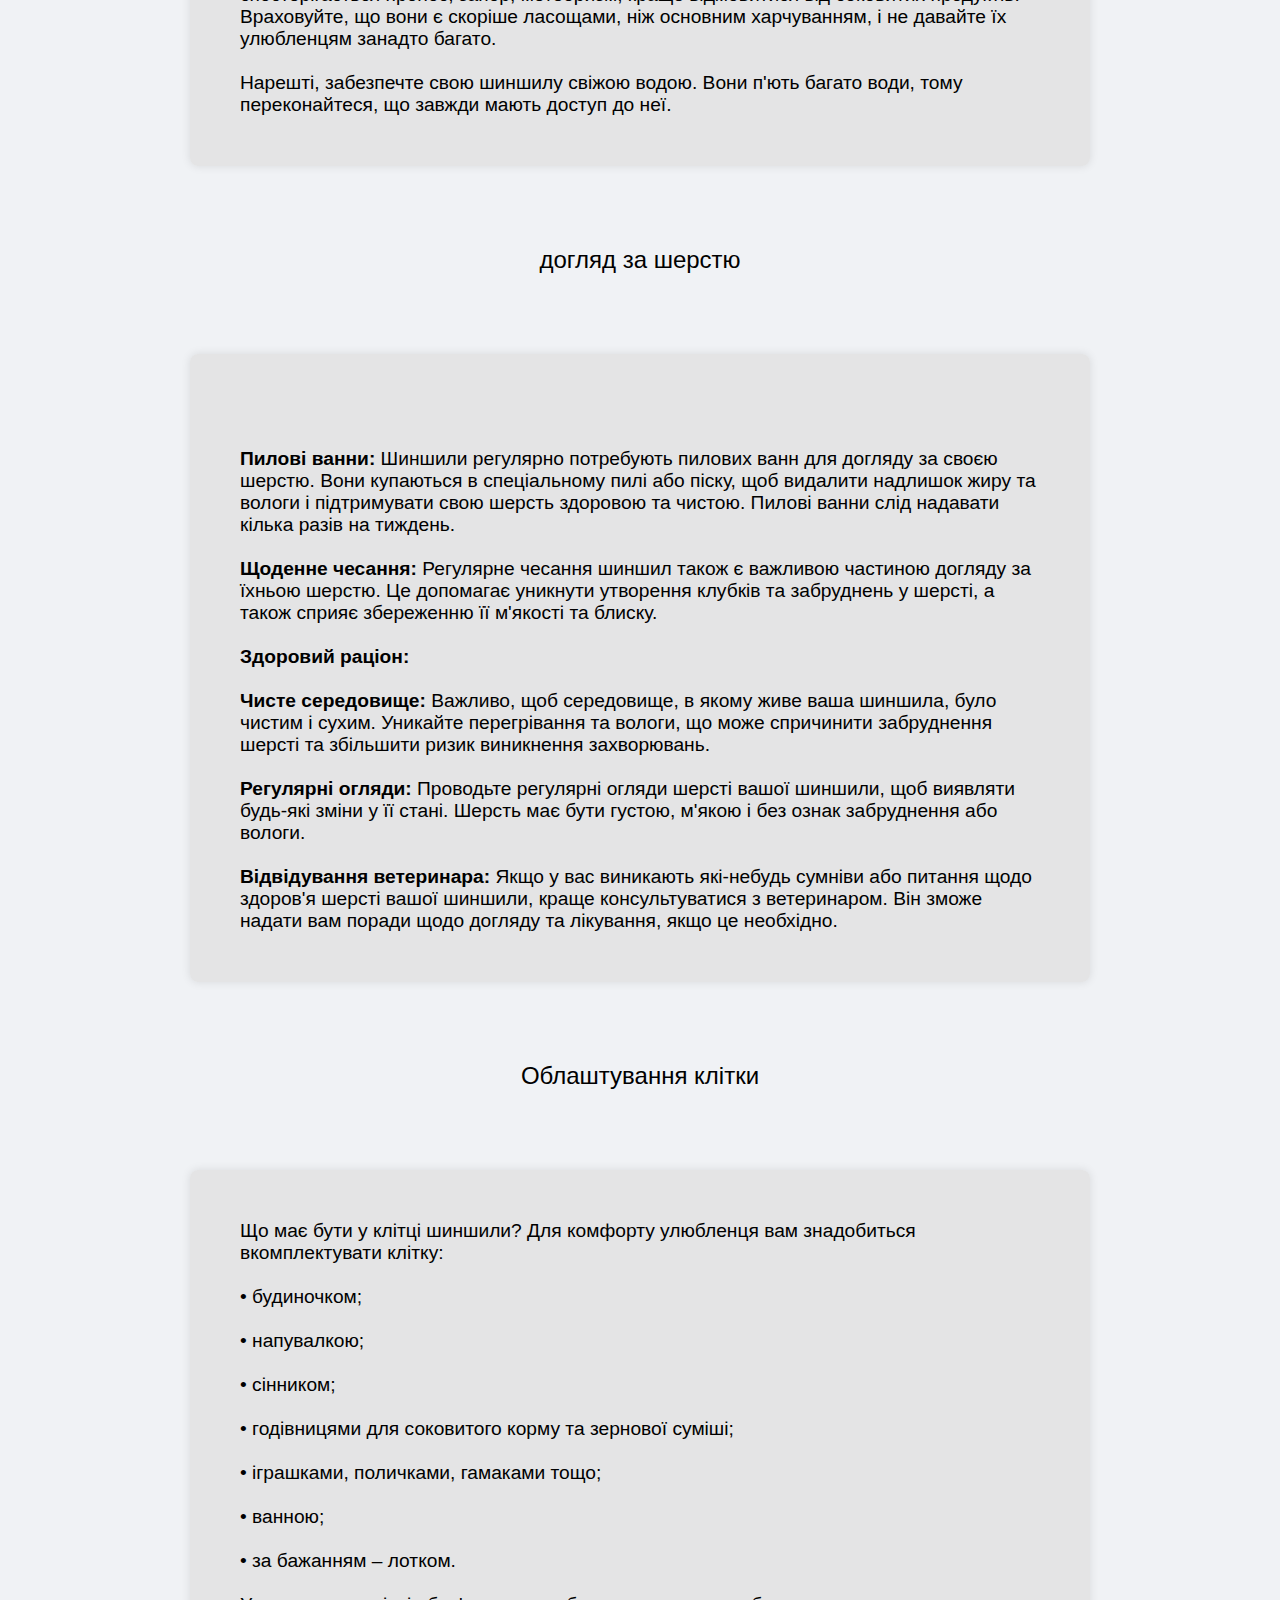
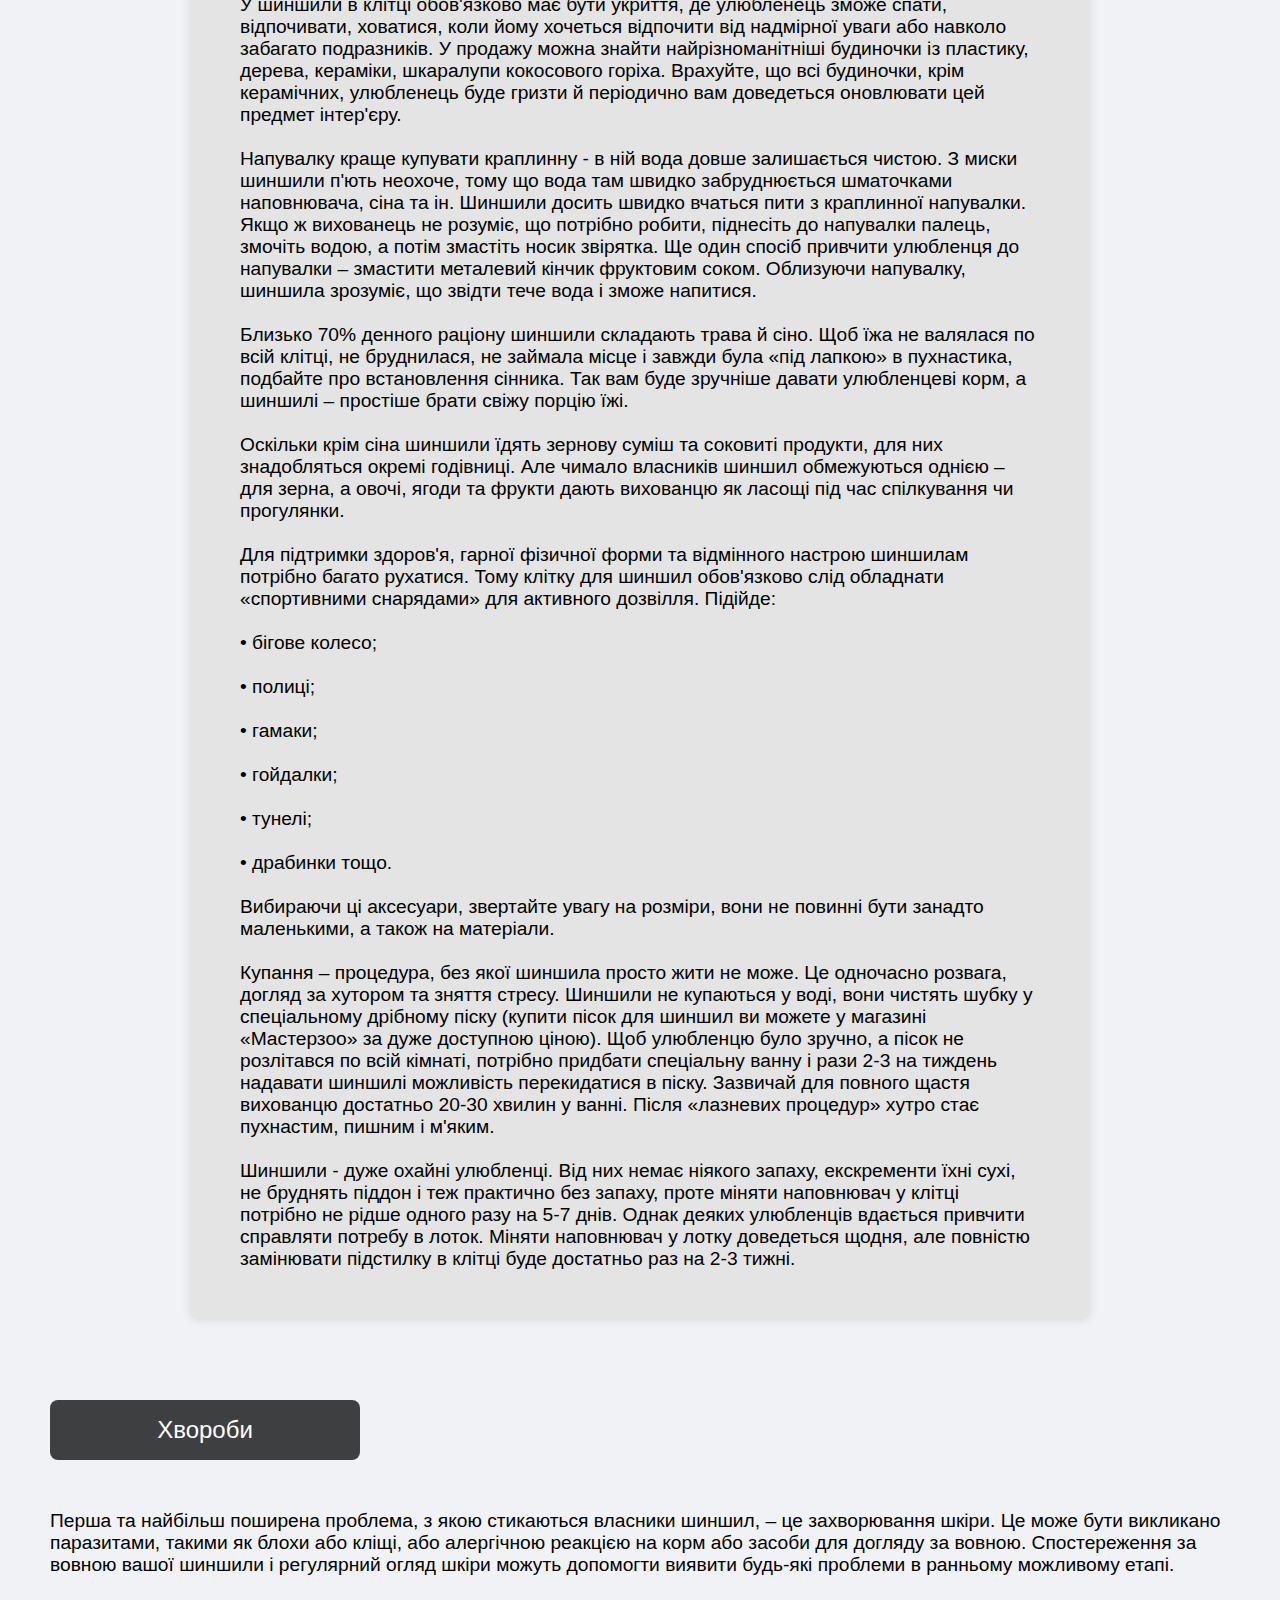
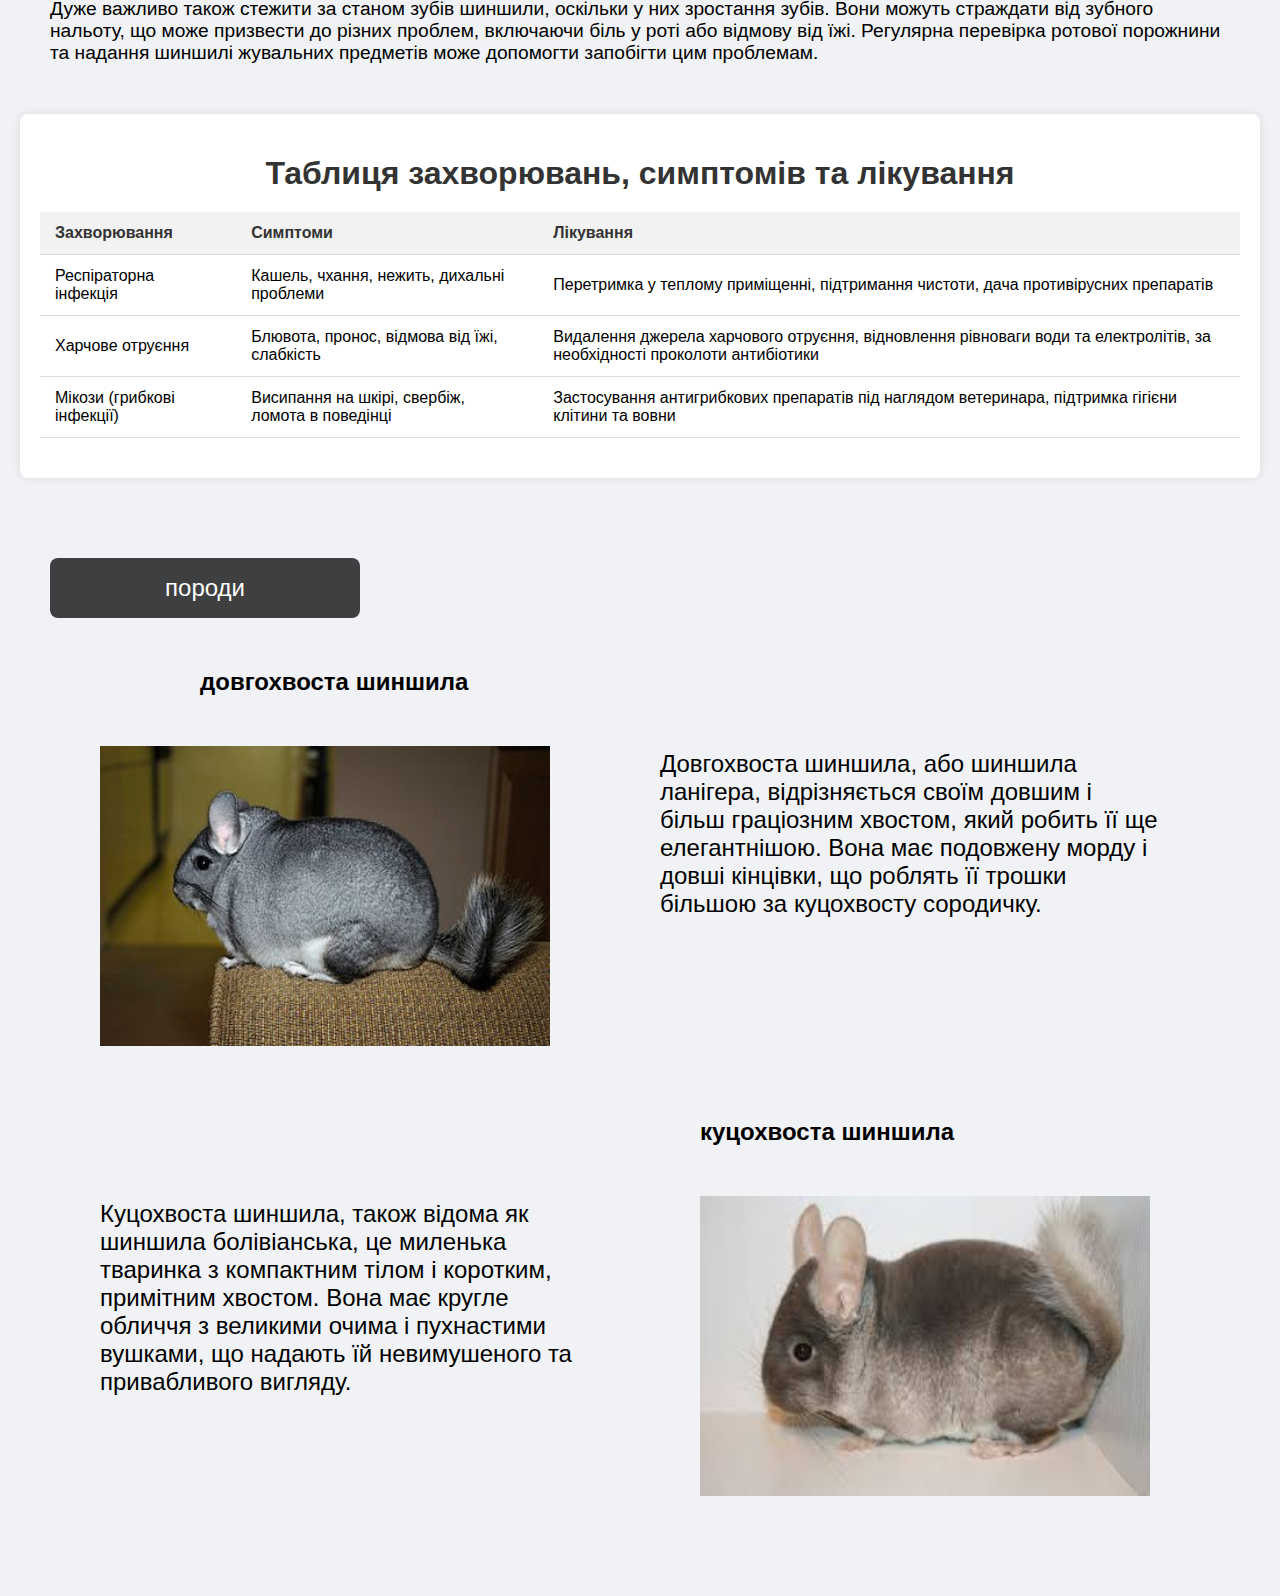
<file: chinchillas.html>
<!DOCTYPE html>
<html lang="en">
<head>
    <link rel="stylesheet" href="./index.html">
    <link rel="stylesheet" href="./chinchillas.css">
    <meta charset="UTF-8">
    <meta name="viewport" content="width=device-width, initial-scale=1.0">
    <title>chinchillas</title>
</head>
<body>
    <div class="intro">
        <div class="div-video">
            <img src="./images/background_phone/chinchillas-back.jpg" alt="" class="video-one"> 
        </div>
        <div class="container">
            <div class="intro-content">
                <h1 class="intro-title">Шиншили - майстри пухнастої елегантності, які завжди вражають своєю вишуканістю.</h1>
            </div>
        </div>
    </div>
    <div>
        <p class="ps-sh">Психологія шиншил</p>
        <p class="ab-ps"><br><br>Психологія шиншил є важливою для розуміння їхньої поведінки та забезпечення їм щасливого життя. Шиншили - соціальні, активні тварини, які потребують взаємодії та уваги. Вони можуть сильно прив'язуватися до своїх власників і проявляти емоції через звуки та поведінку. Тихий писк свідчить про задоволення, тоді як гучний писк або шипіння можуть вказувати на страх або незадоволення.

            <br><br> шиншили активні переважно вночі, важливо враховувати їхню потребу в нічній активності та створювати відповідні умови для цього. Вдень вони зазвичай відпочивають, тому краще не турбувати їх у цей час. Шиншили цінують простір і люблять просторі клітки з багатьма рівнями, де можуть стрибати і бігати. Забезпечення великої кількості іграшок та предметів для гризіння допоможе їм залишатися активними та задоволеними. Це також важливо для підтримки здоров'я зубів.
            
            <br><br>Чистоплотність є ще однією характерною рисою шиншил. Вони потребують регулярних пилових ванн для підтримання шерсті в доброму стані. Спостереження за тим, як шиншила приймає пилову ванну, може дати уявлення про її настрій та самопочуття. Активна участь у ваннах свідчить про добрий стан, тоді як уникання ванн може бути ознакою стресу чи хвороби.
            
            <br><br>Шиншили чутливі до змін в оточенні. Раптові зміни можуть викликати у них стрес, тому важливо підтримувати стабільність у їхньому житті. Якщо потрібно внести зміни, наприклад, перемістити клітку або додати нові предмети, робіть це поступово, щоб дати шиншилі час звикнути.
            
            <br><br>Агресія у шиншил зазвичай є відповіддю на страх або загрозу. В разі агресії важливо залишатися спокійним і не примушувати тварину до контакту, даючи їй час заспокоїтися. Потрібно зрозуміти, що викликало таку реакцію, і усунути цей фактор.
            
            <br><br>Для забезпечення психологічного комфорту шиншил важливо створити просторе і безпечне середовище для життя, регулярно взаємодіяти з ними, але поважати їхній особистий простір та час для відпочинку. Стабільний розпорядок дня, що включає час для ігор, відпочинку та харчування, допоможе їм почуватися спокійно. Увага до змін у поведінці вашої шиншили може сигналізувати про фізичні чи психологічні проблеми, які потрібно вчасно вирішувати. </p>
    </div>

    <div>
        <p class="block-care">Догляд</p>
        <p class="vstup-food">  харчування шиншил</p>
        <p class="about-food">
            Сіно є основним і найважливішим продуктом харчування для шиншил. Воно має бути сухим і жорстким, щоб допомогти шиншилам уникнути проблем зі здоров'ям зубів і травлення. Шиншили повинні мати доступ до свіжого сіна протягом усього дня. Найкраще використовувати трав'яне сіно, приміром, люцерну або тимофіївку. Це допоможе надати шиншилам необхідну кількість клітковини, яка допомагає підтримувати здорове травлення та сточувати зуби. Також для сточування зубів слід розмістити в клітці спеціальний камінь і пропонувати шиншилі гілочки дерев. Улюбленці із задоволенням гризуть гілки:

<br><br>• яблуні;

<br>• груші;

<br>• обліпихи;

<br>• смородини;

<br>• липи;

<br>• шовковиці;

<br>• горобини;

<br>• берези тощо.

<br><br>Зерновий корм для шиншил – це важливе джерело поживних речовин. Раціон повинен включати спеціальні суміші для шиншил, які можна купити у зоомагазинах. Зазвичай вони складаються з вівса, ячменю, пшениці, проса, гречки, кукурудзи та трав'яних гранул. Корм для шиншил повинен містити не менше 16-18% білка та не більше 2-3% жиру, а також вітаміни й мікроелементи: кальцій, фосфор, вітаміни А, С, групи В та D, залізо, цинк, селен, мідь. Вони допомагають підтримувати здоров'я кісток, шкіри та шерсті, а також імунної системи.

<br><br>Корм для шиншил має бути свіжим і належним чином зберігатися, щоб уникнути зараження шкідливими бактеріями та пліснявою.

<br><br>Соковитий корм можна давати тільки дорослим шиншилам, молодим звіряткам краще пропонувати лише сушені овочі та фрукти. Як добавку до раціону використовуйте сезонні фрукти, овочі та ягоди, що не містять нітратів та інших шкідливих речовин. Фахівці рекомендують пригощати шиншил:

<br><br>• яблуками;

<br>• грушами;

<br>• гарбузом;

<br>• морквою;

<br>• селерою.

<br><br>Деякі пухнасті гурмани віддають перевагу огіркам, кабачкам, солодкому перцю, ягодам шипшині та навіть бананам. Слідкуйте за самопочуттям улюбленця. Якщо у шиншили спостерігається пронос, запор, метеоризм, краще відмовитися від соковитих продуктів. Враховуйте, що вони є скоріше ласощами, ніж основним харчуванням, і не давайте їх улюбленцям занадто багато.

<br><br>Нарешті, забезпечте свою шиншилу свіжою водою. Вони п'ють багато води, тому переконайтеся, що завжди мають доступ до неї.
           </p>
    </div>
    <div></div>
    
    <div class="">
        <p class="parametru">догляд за шерстю</p>
        <p class="about-parametru">
            <br><br><b>Пилові ванни:</b> Шиншили регулярно потребують пилових ванн для догляду за своєю шерстю. Вони купаються в спеціальному пилі або піску, щоб видалити надлишок жиру та вологи і підтримувати свою шерсть здоровою та чистою. Пилові ванни слід надавати кілька разів на тиждень.

<br><br><b>Щоденне чесання: </b>Регулярне чесання шиншил також є важливою частиною догляду за їхньою шерстю. Це допомагає уникнути утворення клубків та забруднень у шерсті, а також сприяє збереженню її м'якості та блиску.

<br><br><b>Здоровий раціон:</b>
<br><br><b>Чисте середовище:</b> Важливо, щоб середовище, в якому живе ваша шиншила, було чистим і сухим. Уникайте перегрівання та вологи, що може спричинити забруднення шерсті та збільшити ризик виникнення захворювань.

<br><br><b>Регулярні огляди:</b> Проводьте регулярні огляди шерсті вашої шиншили, щоб виявляти будь-які зміни у її стані. Шерсть має бути густою, м'якою і без ознак забруднення або вологи.

<br><br><b>Відвідування ветеринара:</b> Якщо у вас виникають які-небудь сумніви або питання щодо здоров'я шерсті вашої шиншили, краще консультуватися з ветеринаром. Він зможе надати вам поради щодо догляду та лікування, якщо це необхідно.
</p></div>


<div>
    <p class="vstup-clear">Облаштування клітки</p>
    <p class="about-clear">
        Що має бути у клітці шиншили? Для комфорту улюбленця вам знадобиться вкомплектувати клітку:

        <br><br>• будиночком;
        
        <br><br>• напувалкою;
        
        <br><br>• сінником;
        
        <br><br>• годівницями для соковитого корму та зернової суміші;
        
        <br><br>• іграшками, поличками, гамаками тощо;
        
        <br><br>• ванною;
        
        <br><br>• за бажанням – лотком.
        
        <br><br>У шиншили в клітці обов'язково має бути укриття, де улюбленець зможе спати, відпочивати, ховатися, коли йому хочеться відпочити від надмірної уваги або навколо забагато подразників. У продажу можна знайти найрізноманітніші будиночки із пластику, дерева, кераміки, шкаралупи кокосового горіха. Врахуйте, що всі будиночки, крім керамічних, улюбленець буде гризти й періодично вам доведеться оновлювати цей предмет інтер'єру.
        
        <br><br>Напувалку краще купувати краплинну - в ній вода довше залишається чистою. З миски шиншили п'ють неохоче, тому що вода там швидко забруднюється шматочками наповнювача, сіна та ін. Шиншили досить швидко вчаться пити з краплинної напувалки. Якщо ж вихованець не розуміє, що потрібно робити, піднесіть до напувалки палець, змочіть водою, а потім змастіть носик звірятка. Ще один спосіб привчити улюбленця до напувалки – змастити металевий кінчик фруктовим соком. Облизуючи напувалку, шиншила зрозуміє, що звідти тече вода і зможе напитися.
        
        
        
        <br><br>Близько 70% денного раціону шиншили складають трава й сіно. Щоб їжа не валялася по всій клітці, не бруднилася, не займала місце і завжди була «під лапкою» в пухнастика, подбайте про встановлення сінника. Так вам буде зручніше давати улюбленцеві корм, а шиншилі – простіше брати свіжу порцію їжі.
        
        <br><br>Оскільки крім сіна шиншили їдять зернову суміш та соковиті продукти, для них знадобляться окремі годівниці. Але чимало власників шиншил обмежуються однією – для зерна, а овочі, ягоди та фрукти дають вихованцю як ласощі під час спілкування чи прогулянки.
        
        <br><br>Для підтримки здоров'я, гарної фізичної форми та відмінного настрою шиншилам потрібно багато рухатися. Тому клітку для шиншил обов'язково слід обладнати «спортивними снарядами» для активного дозвілля. Підійде:
        
        <br><br>• бігове колесо;
        
        <br><br>• полиці;
        
        <br><br>• гамаки;
        
        <br><br>• гойдалки;
        
        <br><br>• тунелі;
        
        <br><br>• драбинки тощо.
        
        <br><br>Вибираючи ці аксесуари, звертайте увагу на розміри, вони не повинні бути занадто маленькими, а також на матеріали.
        
        <br><br>Купання – процедура, без якої шиншила просто жити не може. Це одночасно розвага, догляд за хутором та зняття стресу. Шиншили не купаються у воді, вони чистять шубку у спеціальному дрібному піску (купити пісок для шиншил ви можете у магазині «Мастерзоо» за дуже доступною ціною). Щоб улюбленцю було зручно, а пісок не розлітався по всій кімнаті, потрібно придбати спеціальну ванну і рази 2-3 на тиждень надавати шиншилі можливість перекидатися в піску. Зазвичай для повного щастя вихованцю достатньо 20-30 хвилин у ванні. Після «лазневих процедур» хутро стає пухнастим, пишним і м'яким.
        
        <br><br>Шиншили - дуже охайні улюбленці. Від них немає ніякого запаху, екскременти їхні сухі, не бруднять піддон і теж практично без запаху, проте міняти наповнювач у клітці потрібно не рідше одного разу на 5-7 днів. Однак деяких улюбленців вдається привчити справляти потребу в лоток. Міняти наповнювач у лотку доведеться щодня, але повністю замінювати підстилку в клітці буде достатньо раз на 2-3 тижні.

    </p>
    <div>
        <p class="xvo">Хвороби</p>
    </div>
    <div>
        <p class="xvo-1">Перша та найбільш поширена проблема, з якою стикаються власники шиншил, – це захворювання шкіри. Це може бути викликано паразитами, такими як блохи або кліщі, або алергічною реакцією на корм або засоби для догляду за вовною. Спостереження за вовною вашої шиншили і регулярний огляд шкіри можуть допомогти виявити будь-які проблеми в ранньому можливому етапі.

            <br><br>Дуже важливо також стежити за станом зубів шиншили, оскільки у них зростання зубів. Вони можуть страждати від зубного нальоту, що може призвести до різних проблем, включаючи біль у роті або відмову від їжі. Регулярна перевірка ротової порожнини та надання шиншилі жувальних предметів може допомогти запобігти цим проблемам.</p>
    </div>
    <div class="container">
        <h1>Таблиця захворювань, симптомів та лікування</h1>
        <table>
            <thead>
                <tr>
                    <th>Захворювання</th>
                    <th>Симптоми</th>
                    <th>Лікування</th>
                </tr>
            </thead>
            <tbody>
                <tr>
                    <td>Респіраторна інфекція</td>
                    <td>Кашель, чхання, нежить, дихальні проблеми</td>
                    <td>Перетримка у теплому приміщенні, підтримання чистоти, дача противірусних препаратів</td>
                </tr>
                <tr>
                    <td>Харчове отруєння</td>
                    <td>Блювота, пронос, відмова від їжі, слабкість</td>
                    <td>Видалення джерела харчового отруєння, відновлення рівноваги води та електролітів, за необхідності проколоти антибіотики</td>
                </tr>
                <tr>
                    <td>Мікози (грибкові інфекції)</td>
                    <td>Висипання на шкірі, свербіж, ломота в поведінці</td>
                    <td>Застосування антигрибкових препаратів під наглядом ветеринара, підтримка гігієни клітини та вовни</td>
                </tr>
            </tbody>
        </table>
    </div>
    <div>
        <p class="porodu">породи</p>
    </div>

    
    <div >
        <div class="div-photo">
            <p class=pivnuku>довгохвоста шиншила</p>
            <img src="./images/chn/d.jpg" alt="" class="photo-pivnyku">
            <p class="text-pivnuku">Довгохвоста шиншила, або шиншила ланігера, відрізняється своїм довшим і більш граціозним хвостом, який робить її ще елегантнішою. Вона має подовжену морду і довші кінцівки, що роблять її трошки більшою за куцохвосту сородичку.</p>
        </div>
        <div class="div-photo">
            <p class="ska">куцохвоста шиншила</p>
            <img src="./images/chn/k.jpg" alt="" class="photo-ska">
            <p class="text-ska">Куцохвоста шиншила, також відома як шиншила болівіанська, це миленька тваринка з компактним тілом і коротким, примітним хвостом. Вона має кругле обличчя з великими очима і пухнастими вушками, що надають їй невимушеного та привабливого вигляду. </p>
        </div>
    </div>
</div>
</body>
</html>
</file>
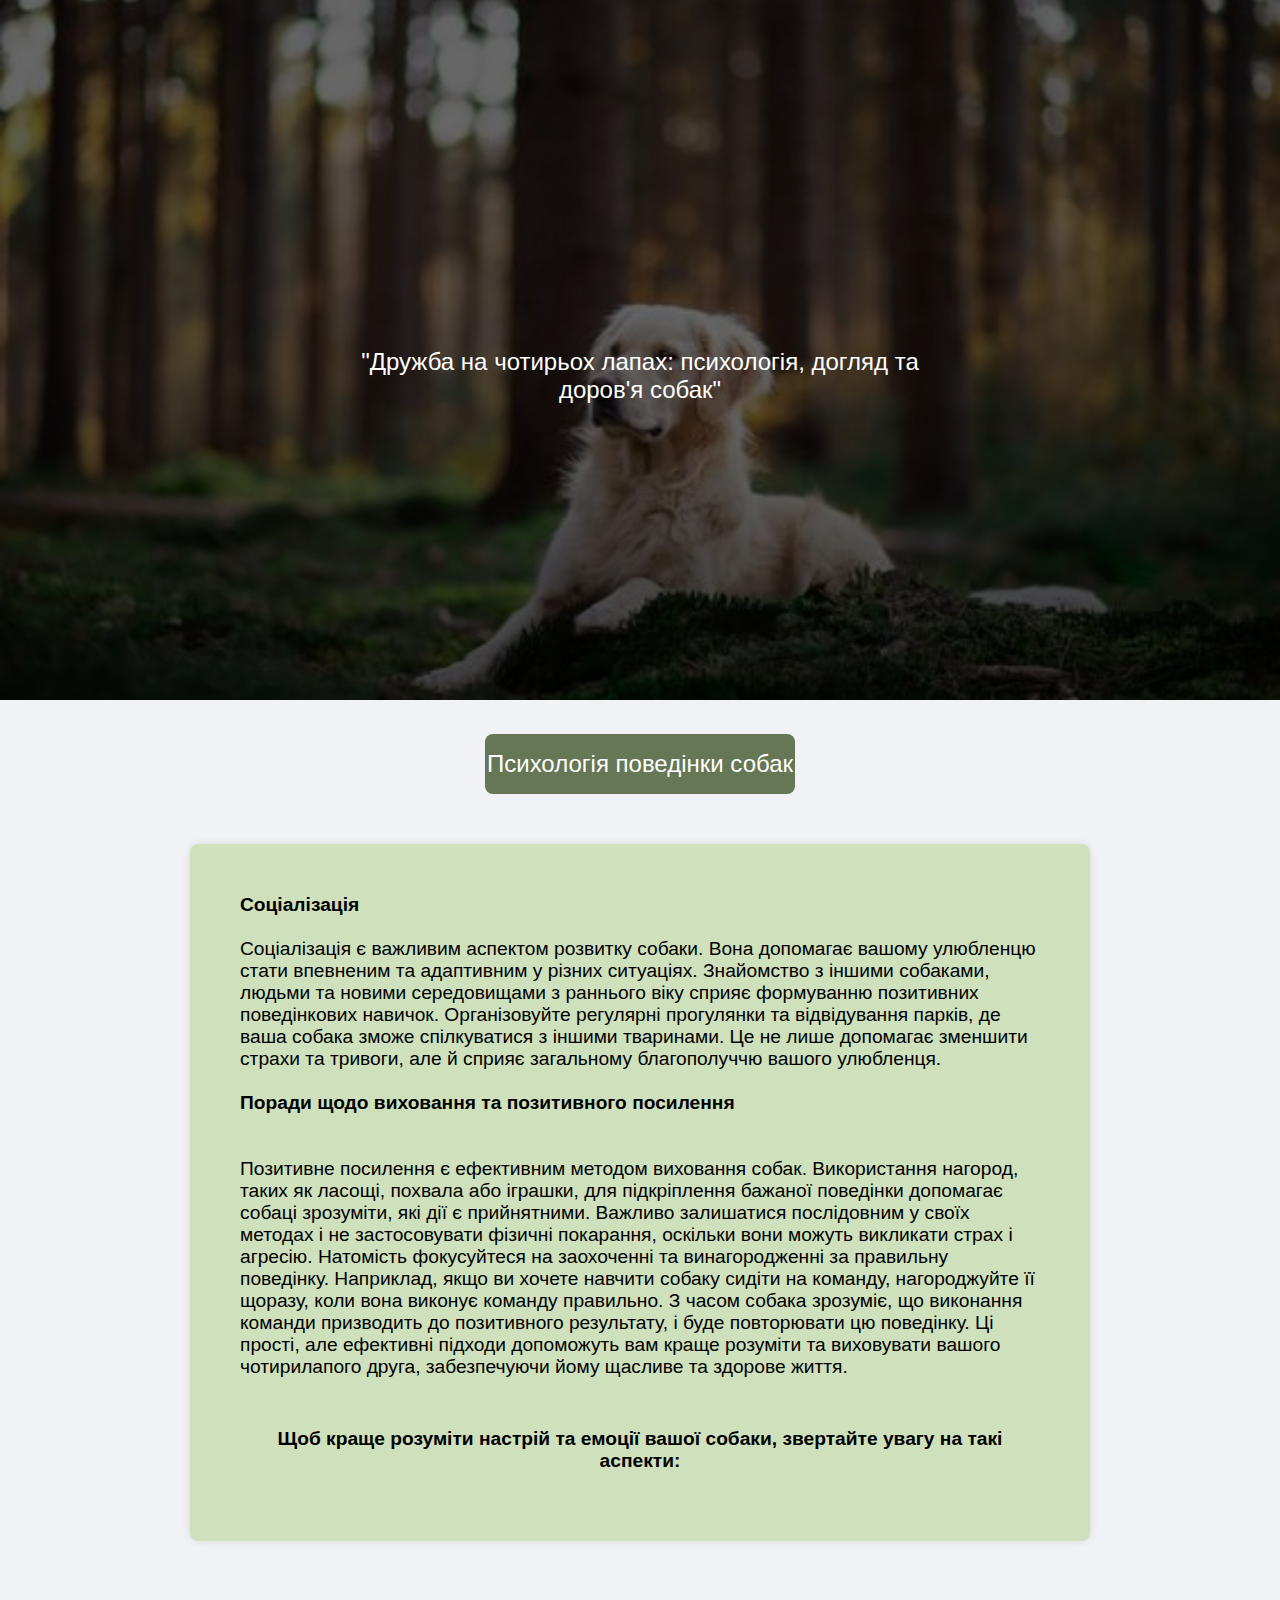
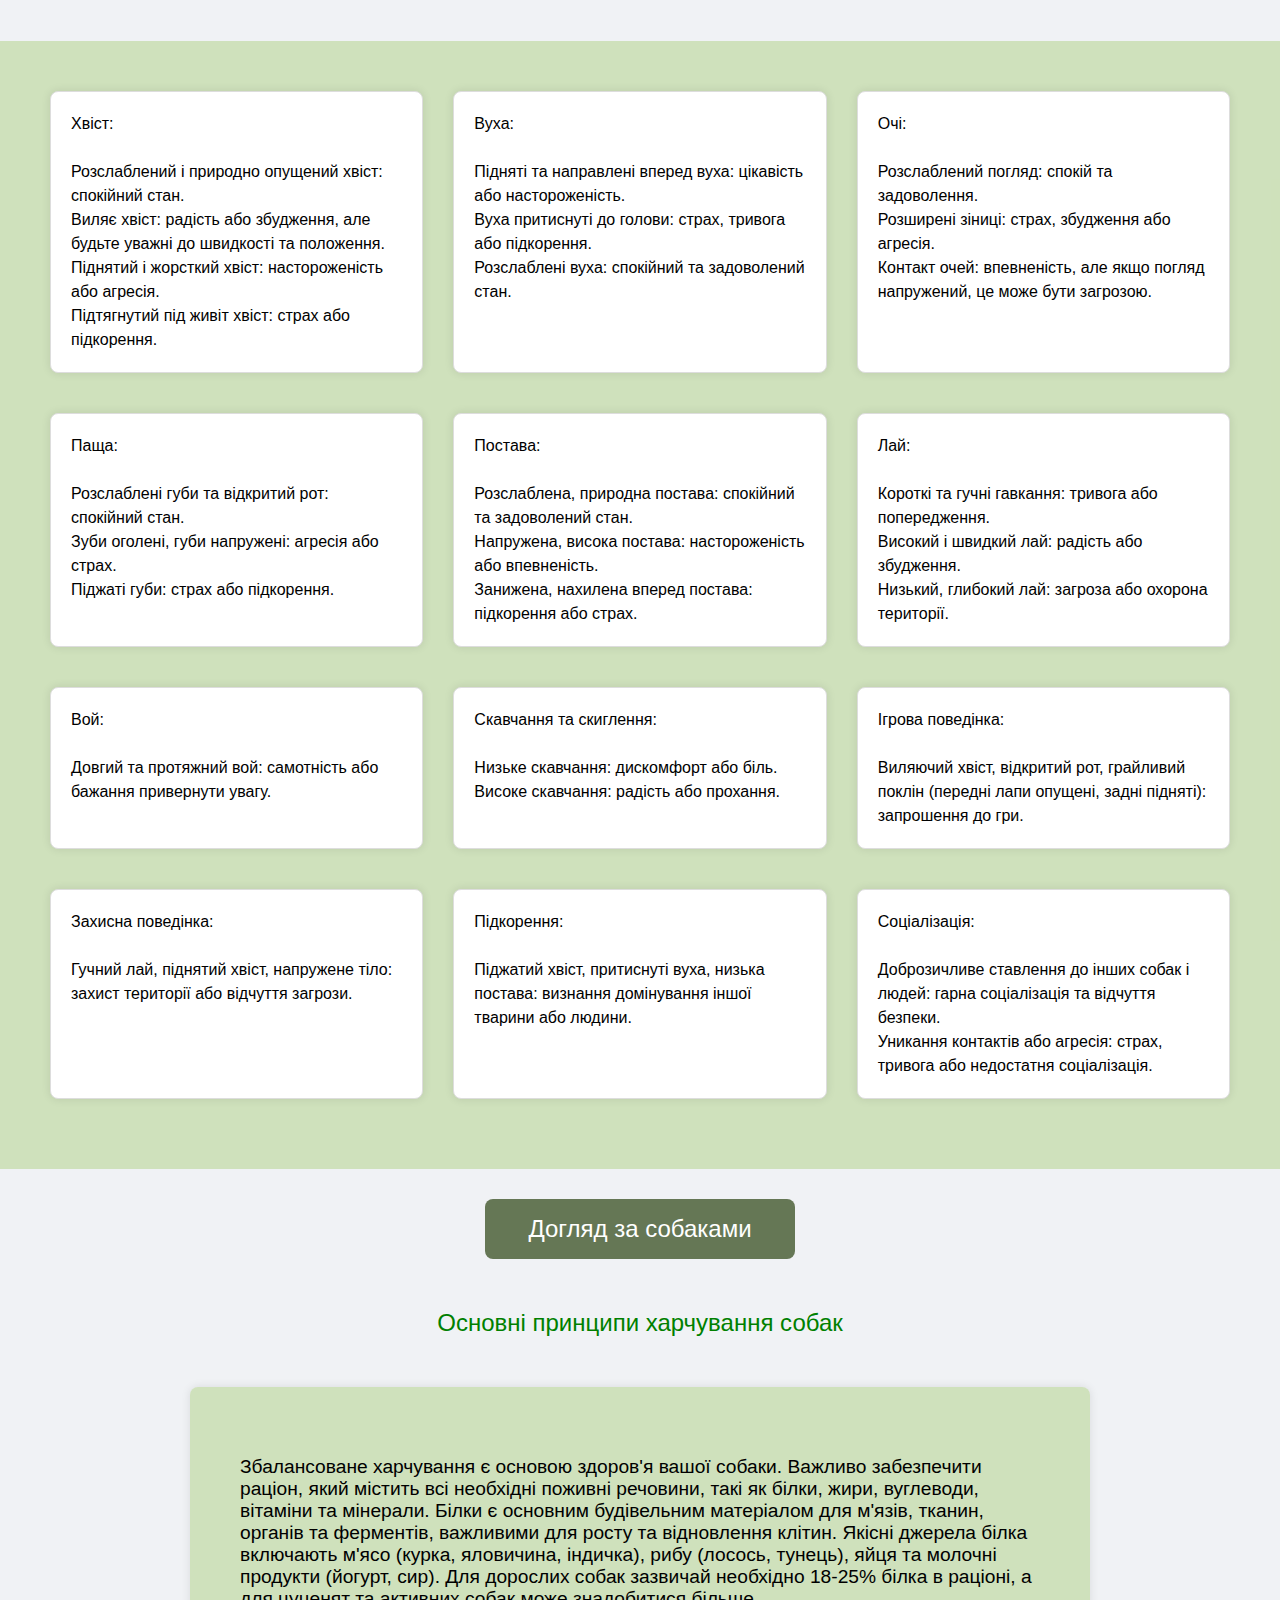
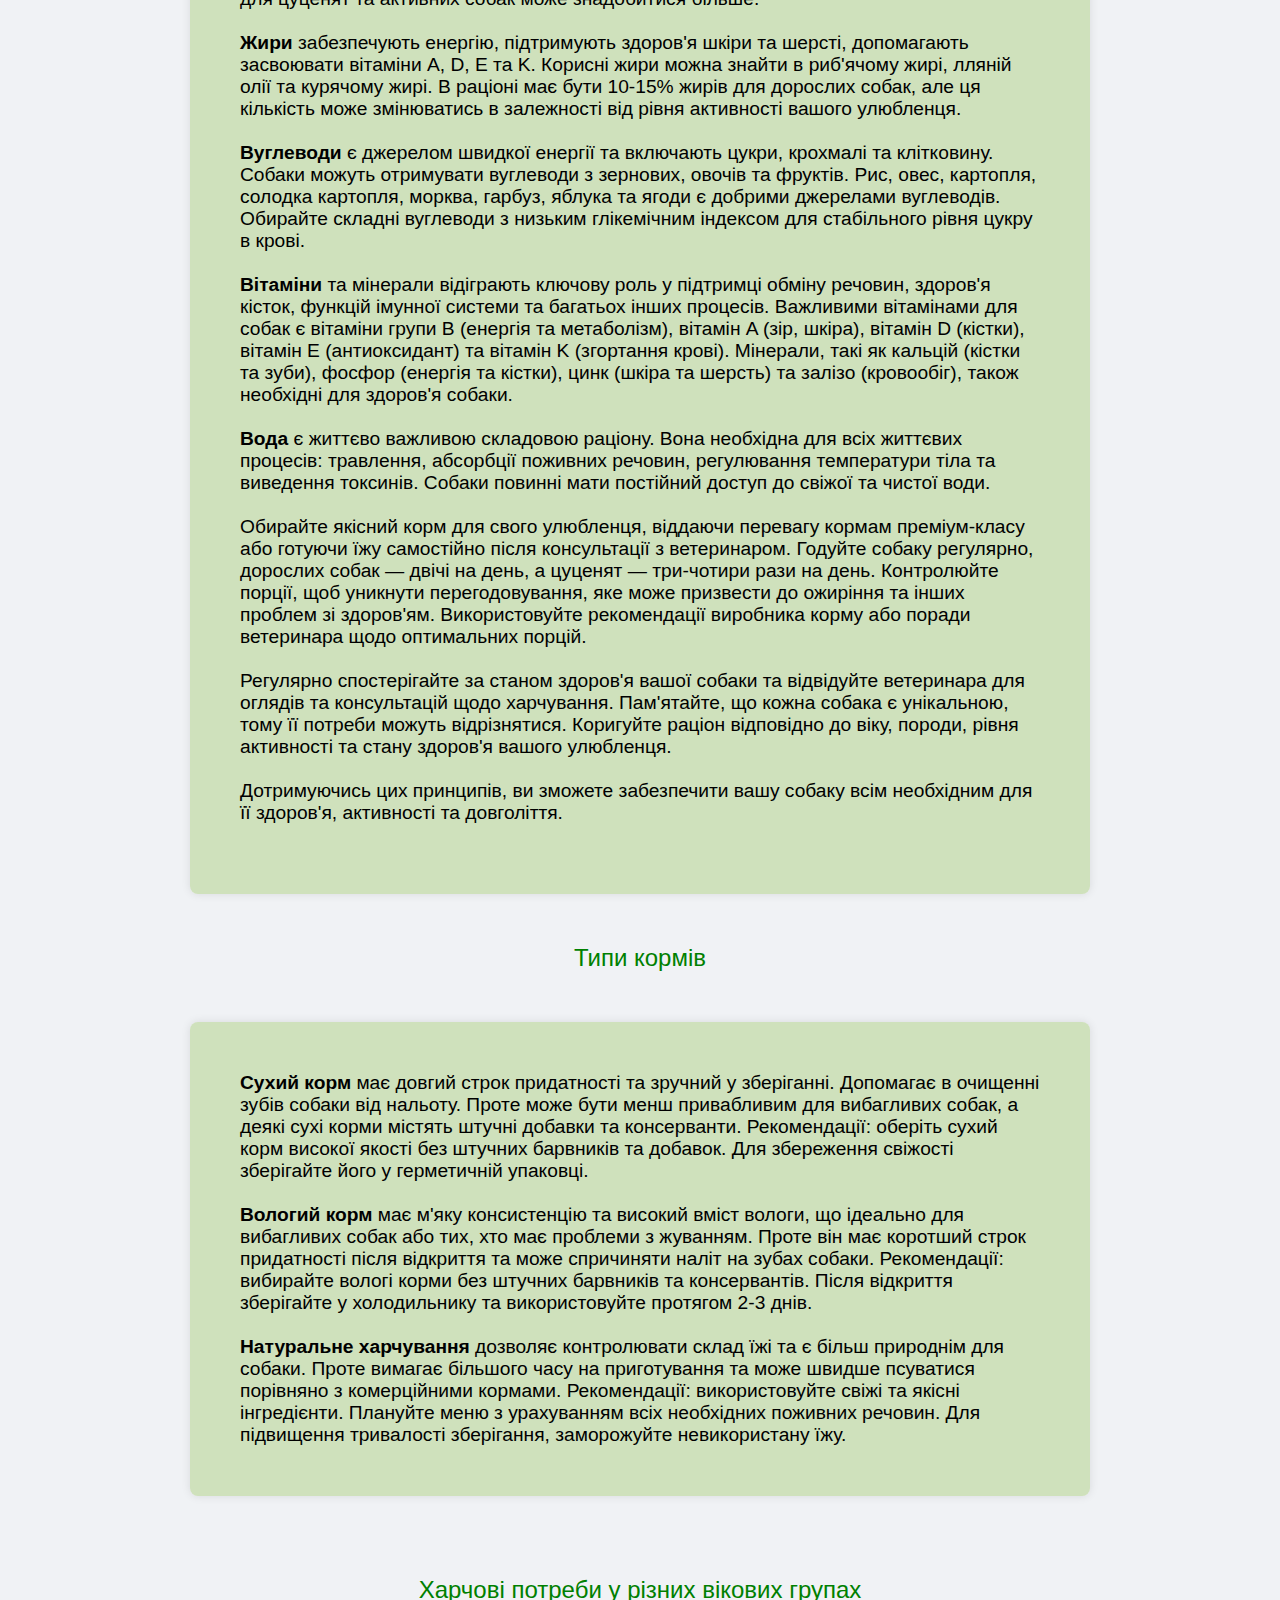
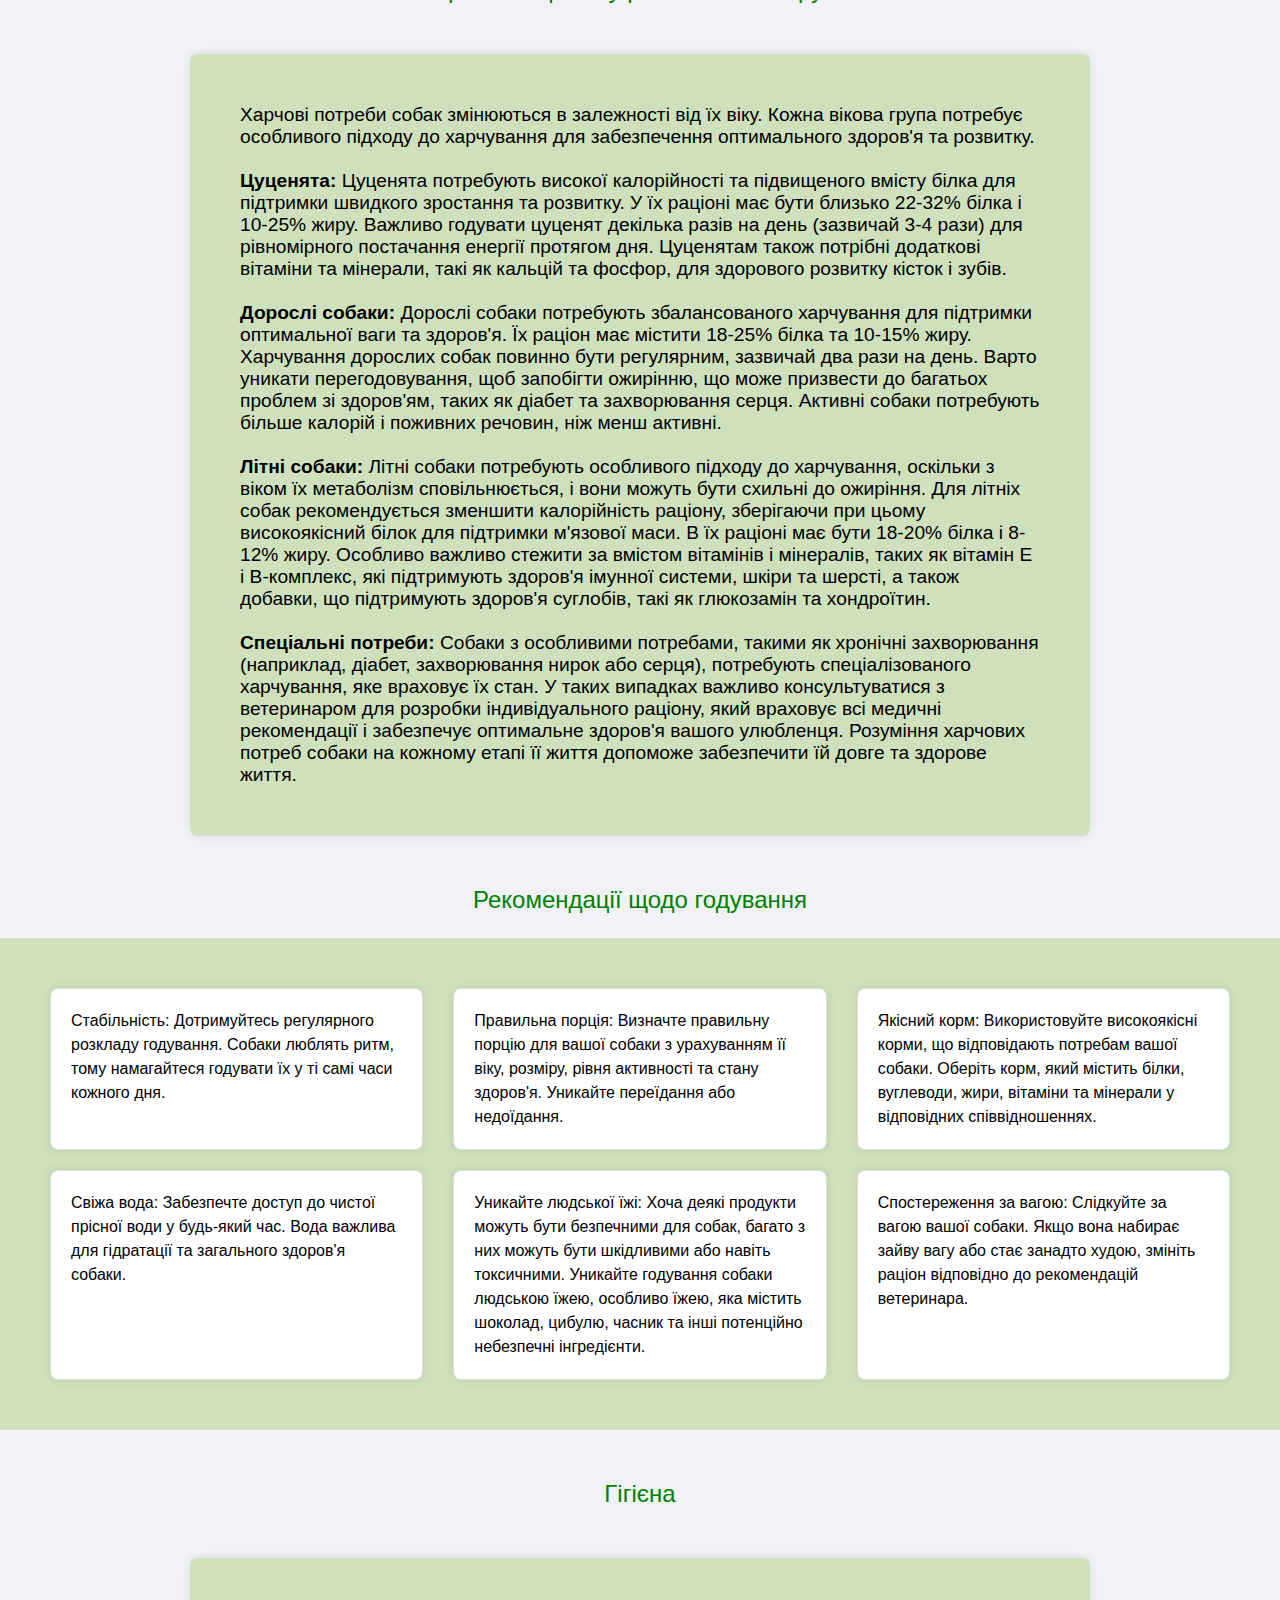
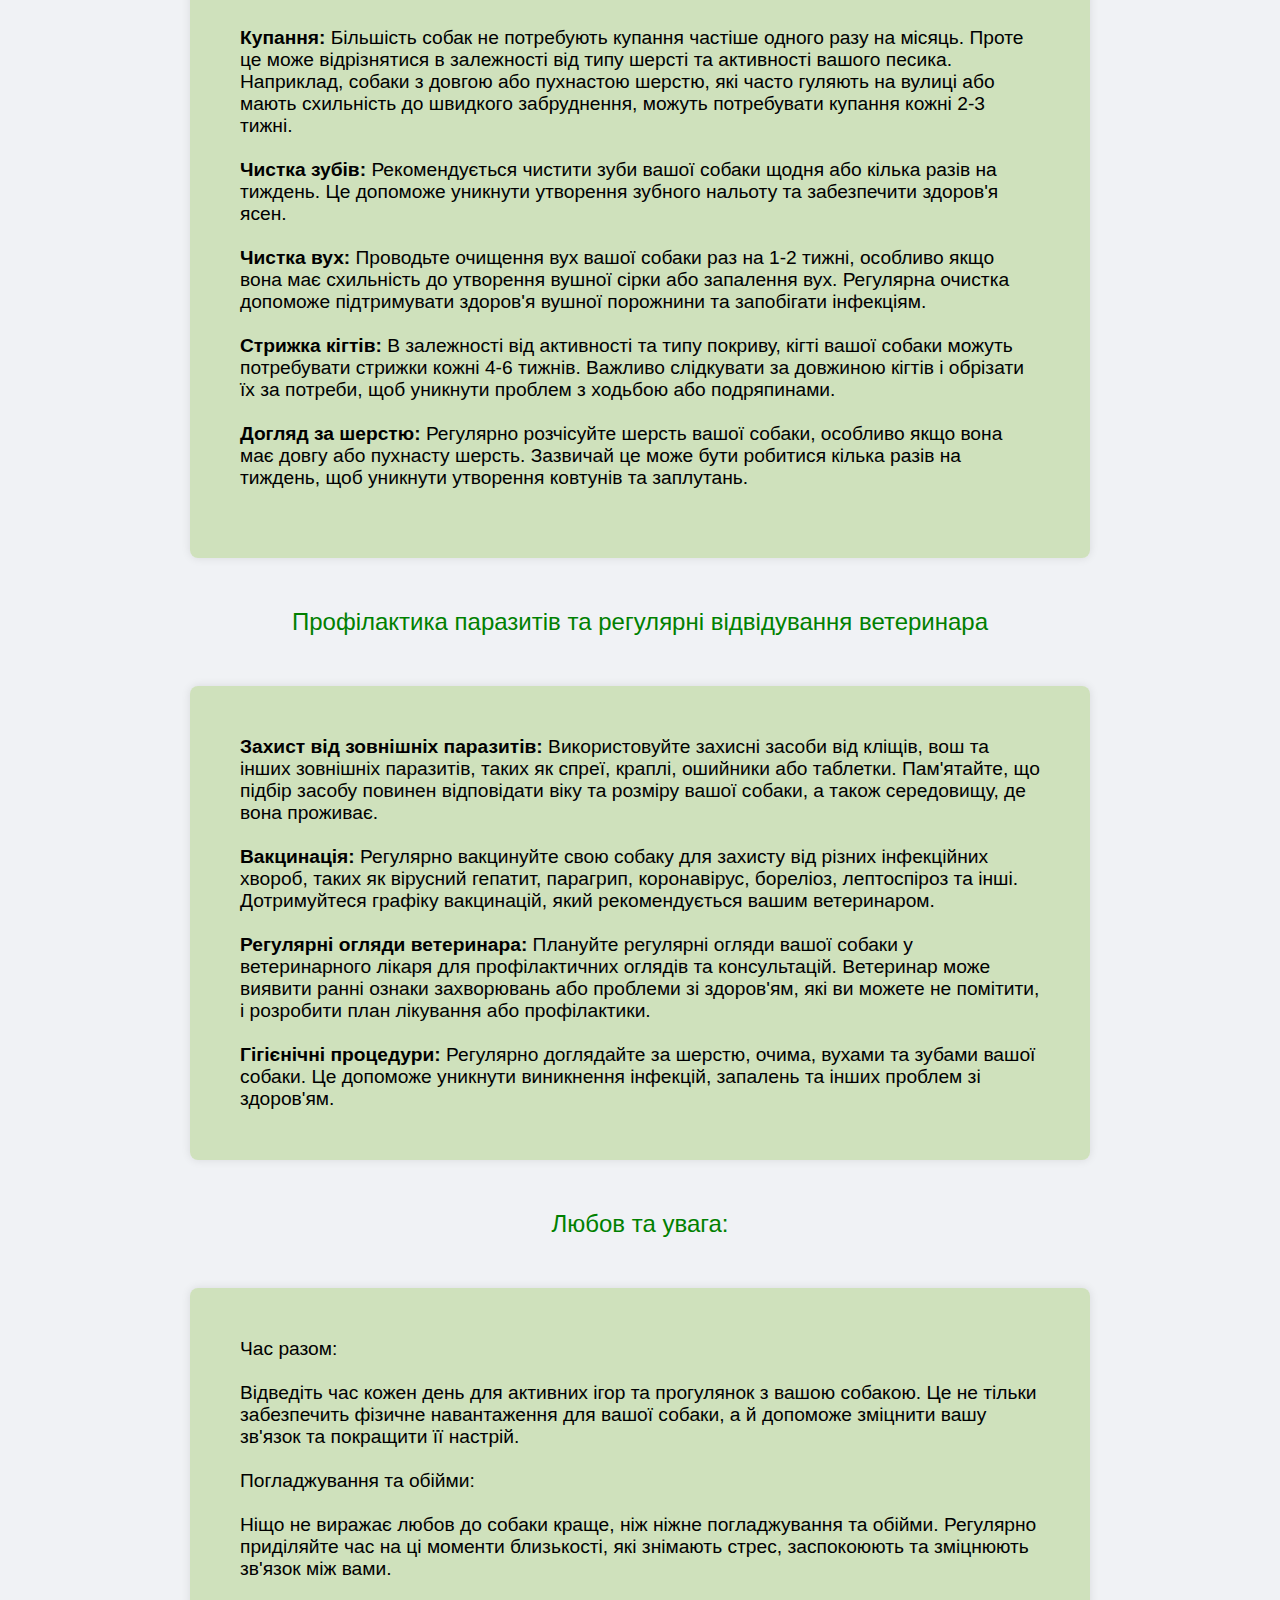
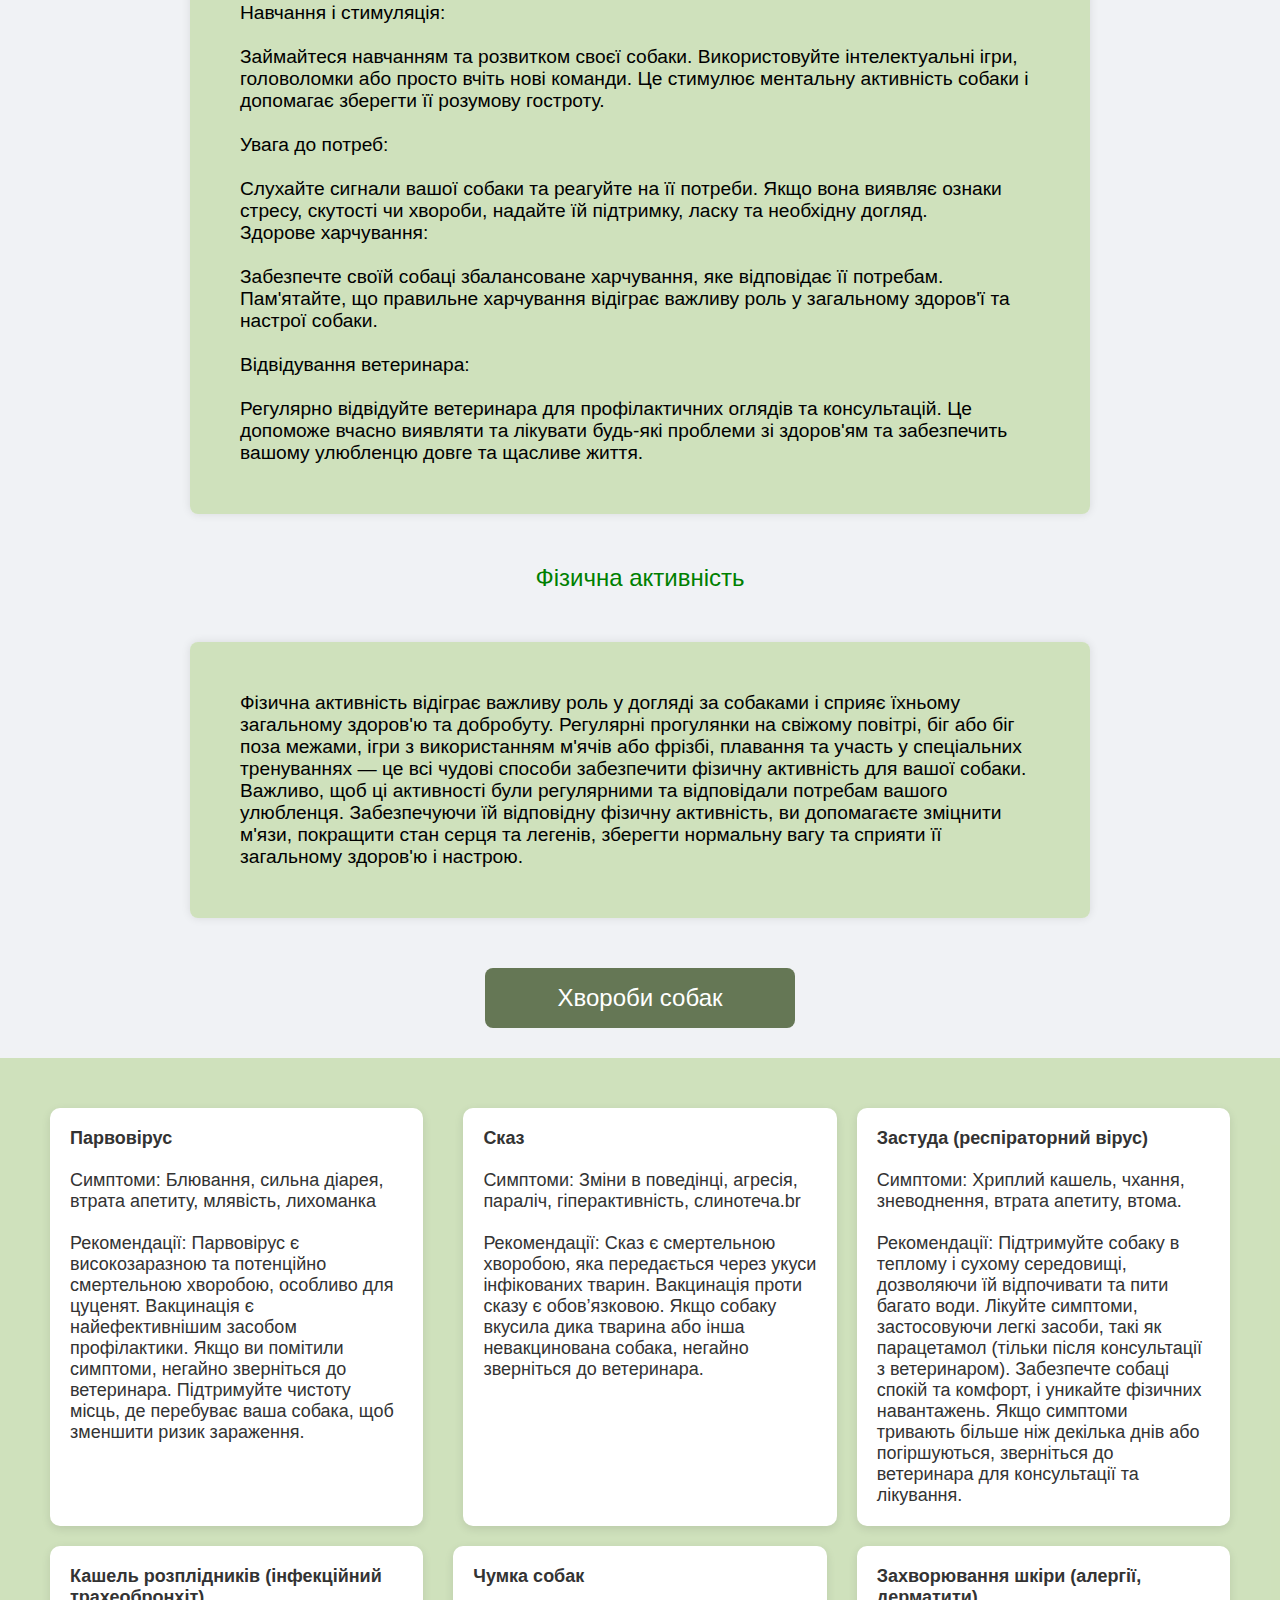
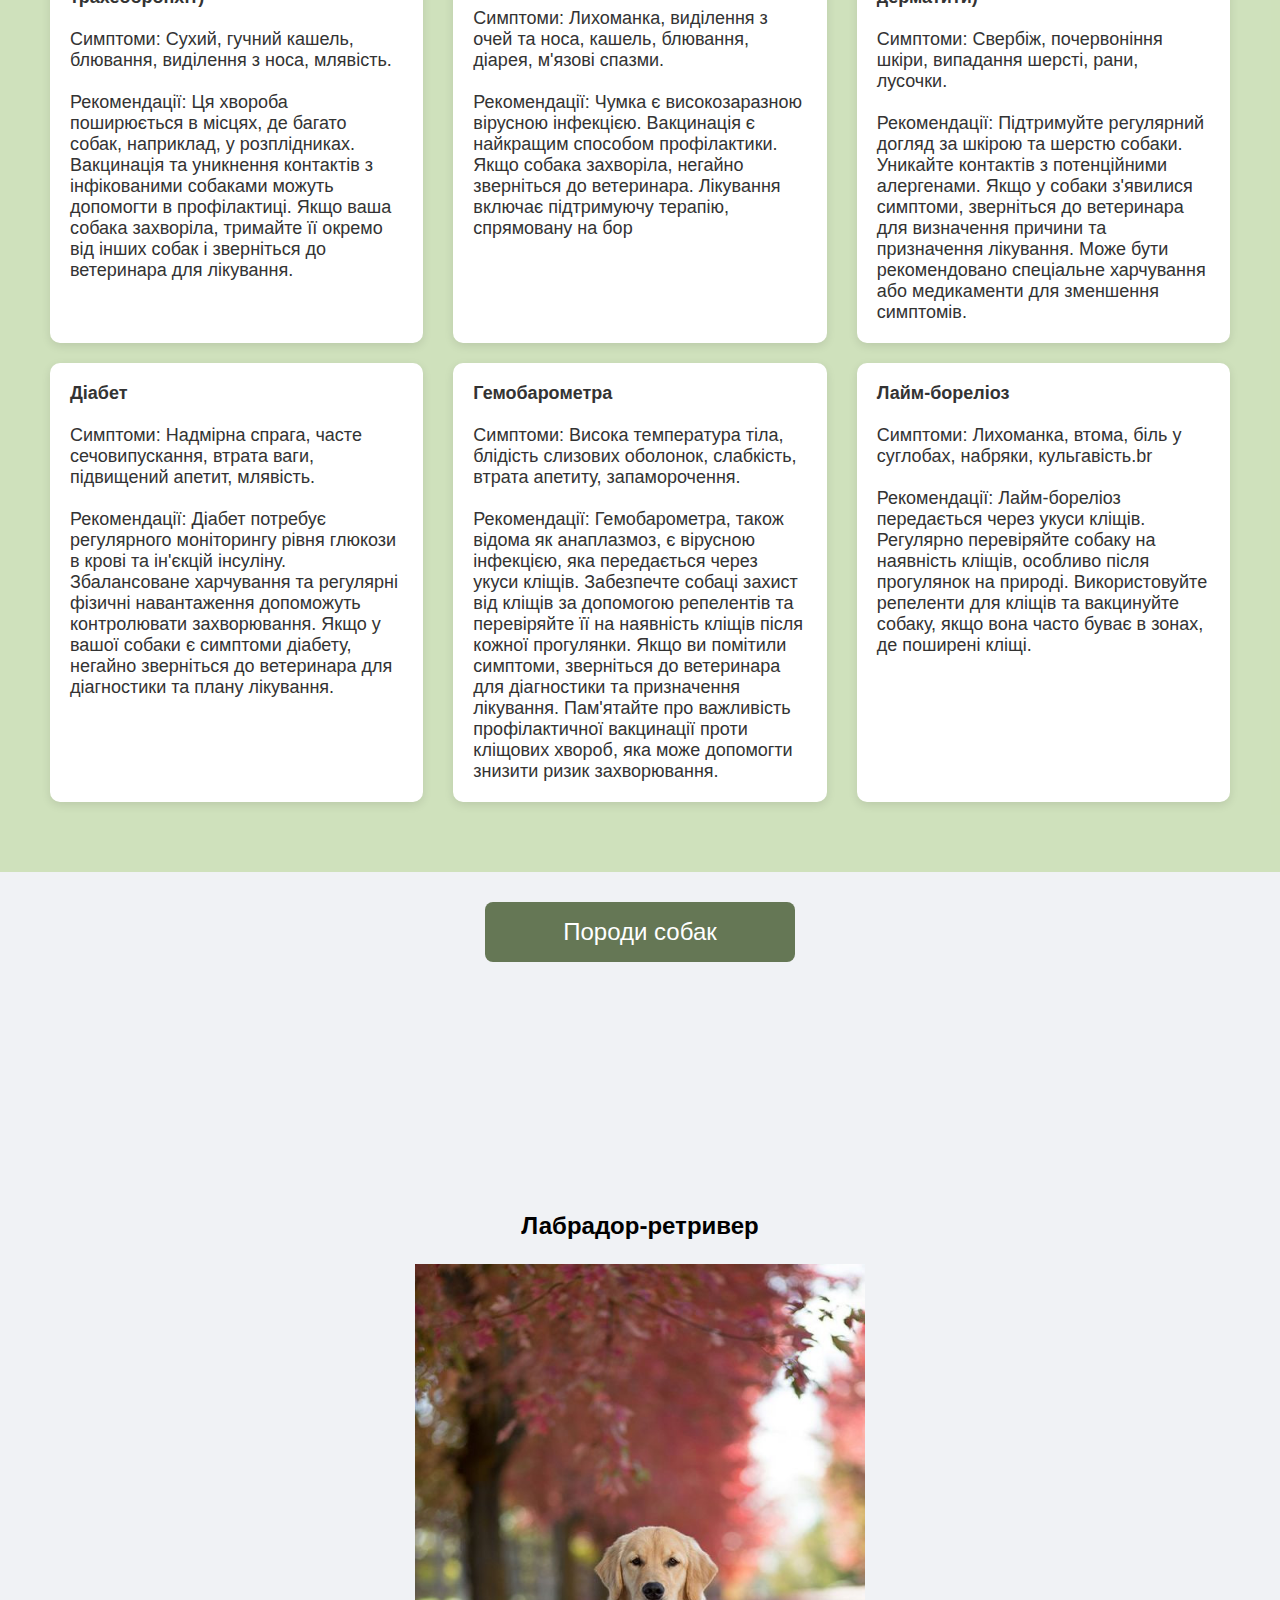
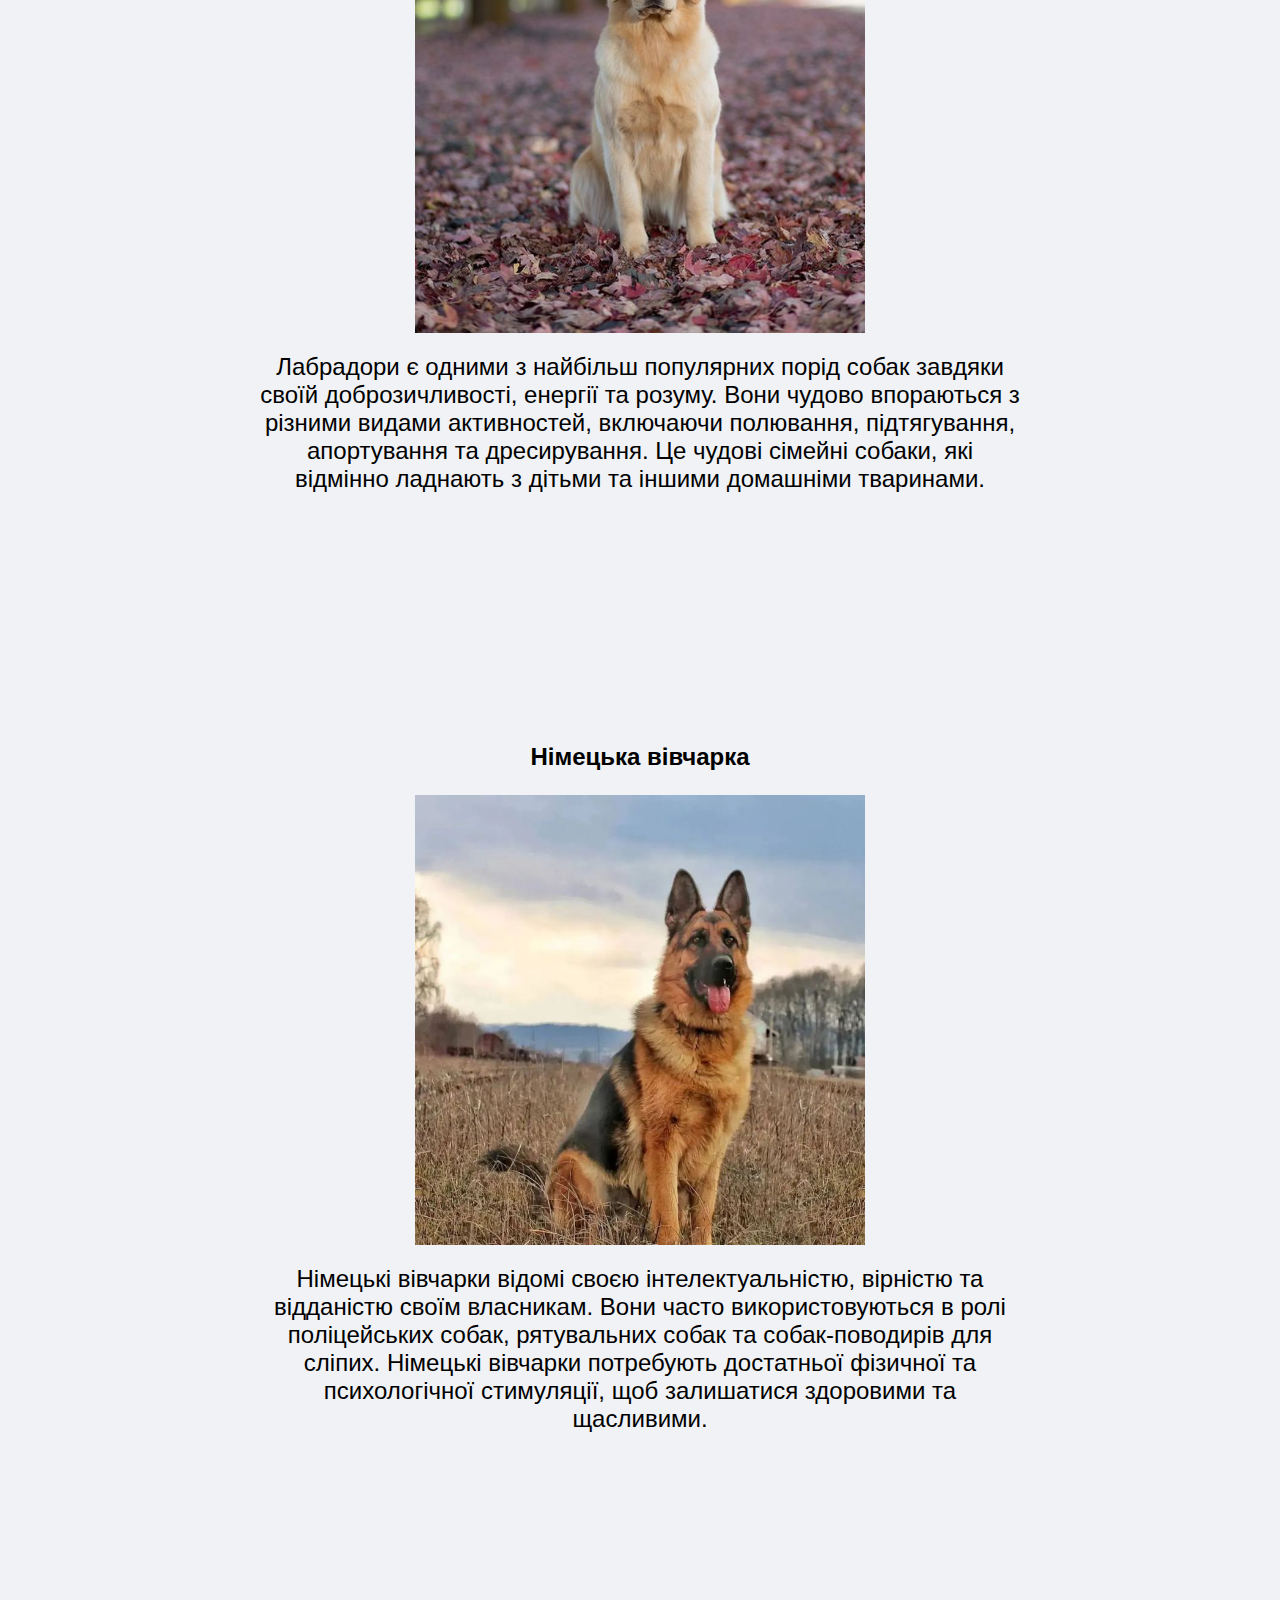
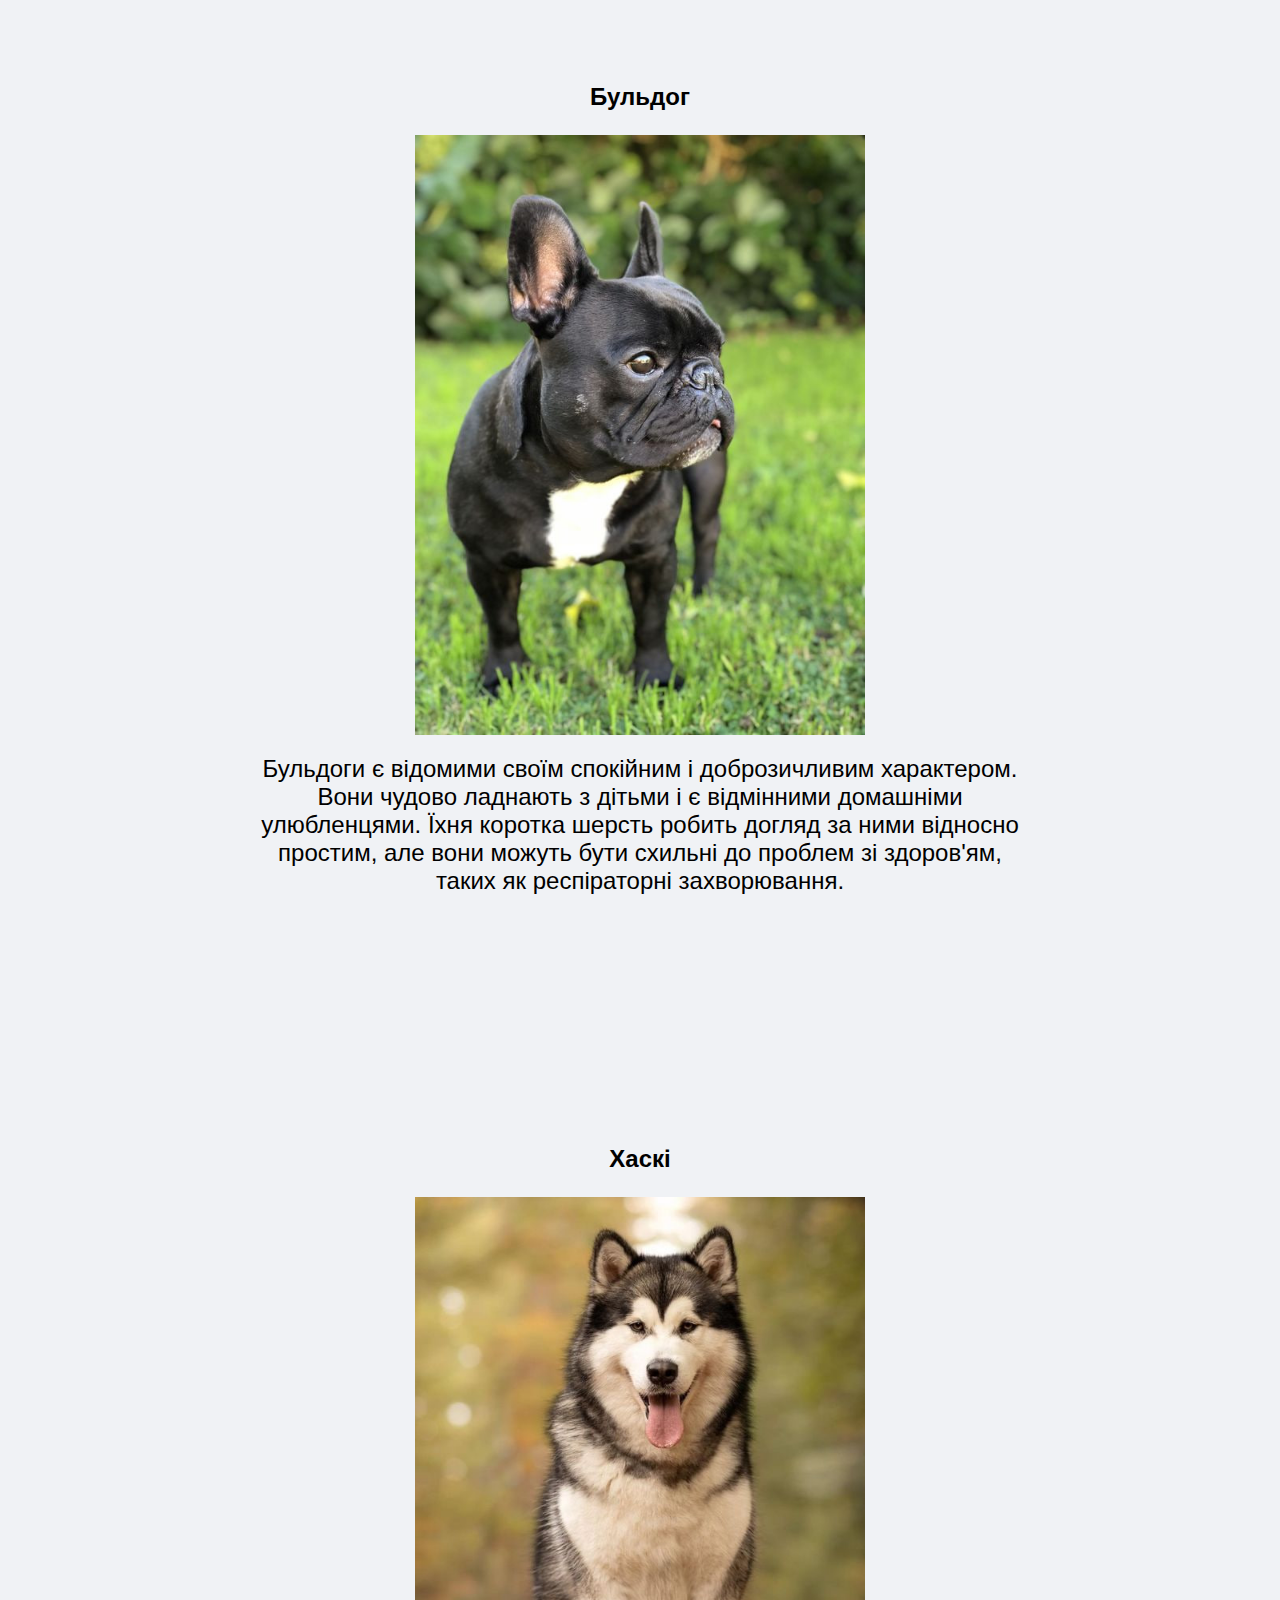
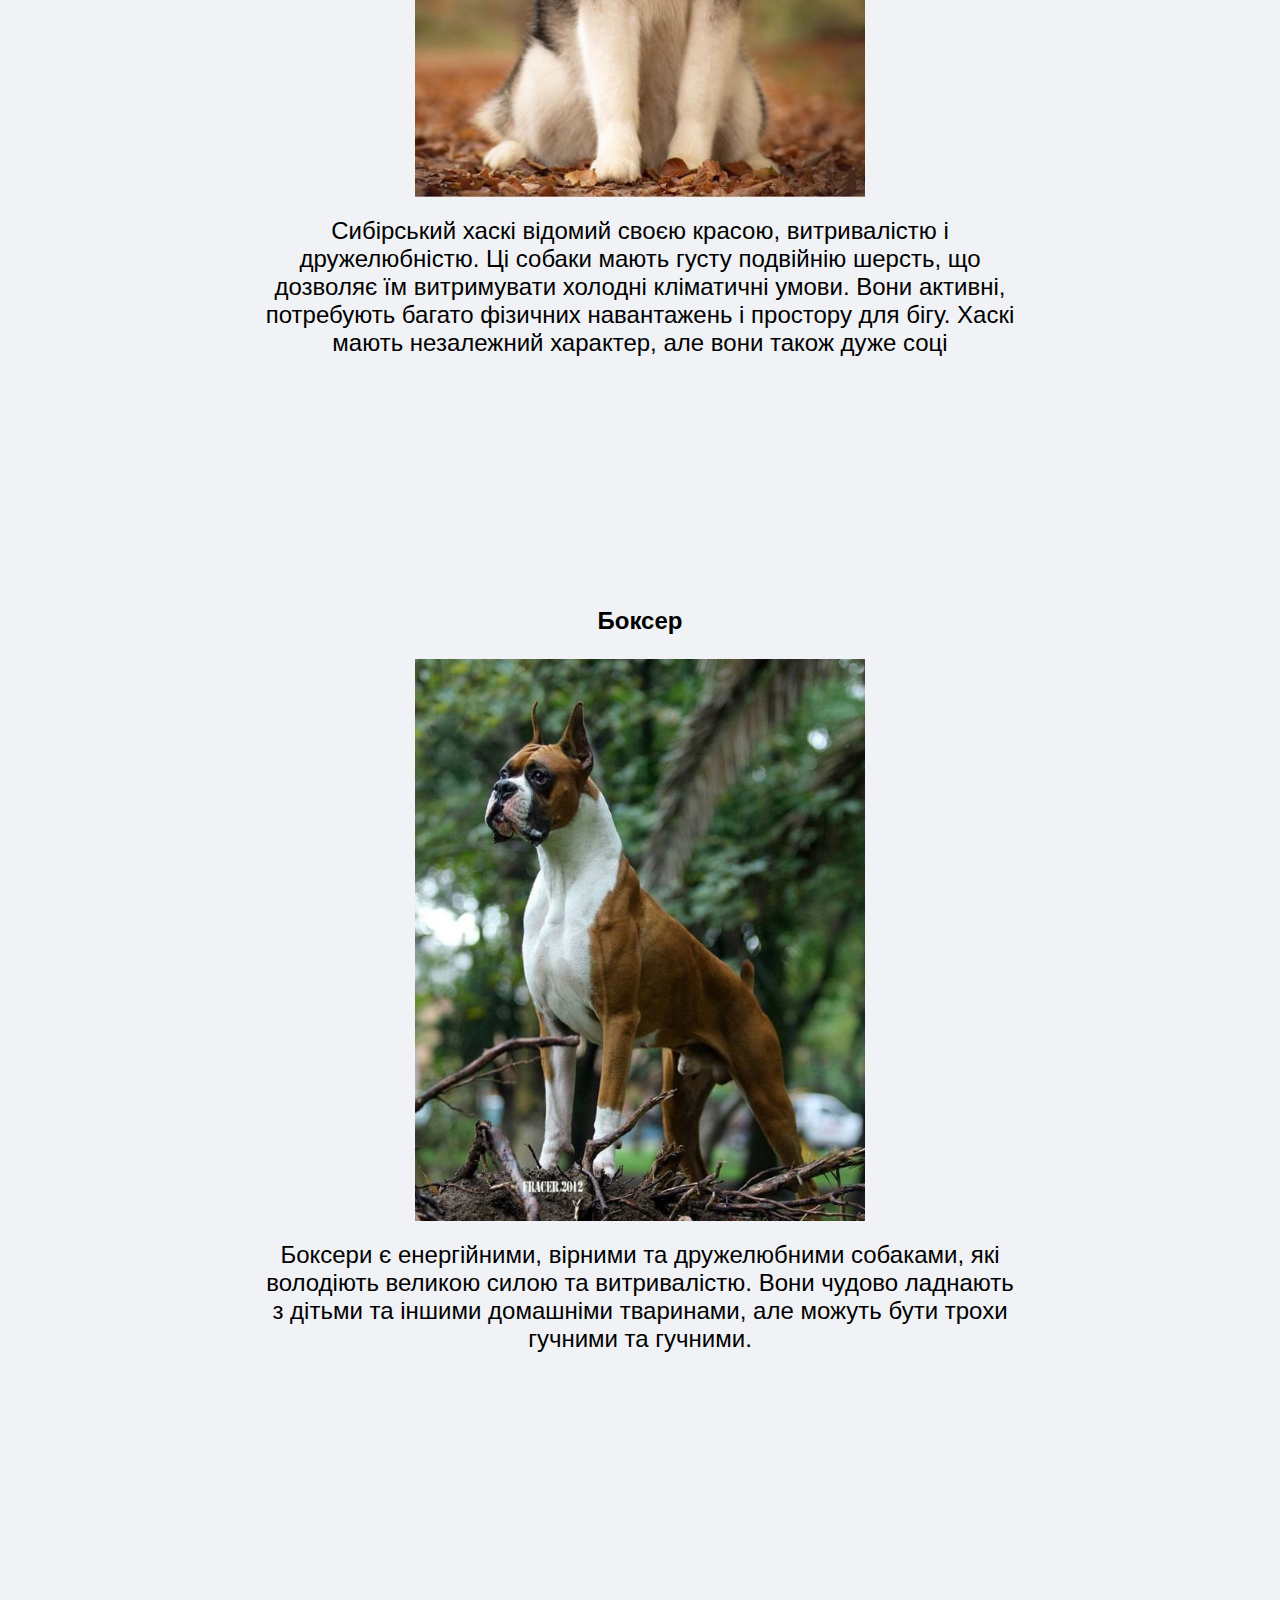
<file: dogs.html>
<!DOCTYPE html>
<html lang="en">
<head>
    <link rel="stylesheet" href="./index.html">
    <link rel="stylesheet" href="./dogs.css">

    <meta charset="UTF-8">
    <meta name="viewport" content="width=device-width, initial-scale=1.0">
    <title>Dogs</title>
</head>
<body>
    <div>
        <div class="header">
            <img src="./images/dogss/ogs.jpg" alt="">
            <p class="text-in-photo"> "Дружба на чотирьох лапах: психологія, догляд та доров'я собак"</p>
        </div>
        <div class="block-pov-dogs">
            <p class="ps-pov-cats">Психологія поведінки собак</p>
        </div>
        <div class="text-ps">
            <b>Соціалізація</b><br><br>
            Соціалізація є важливим аспектом розвитку собаки. Вона допомагає вашому улюбленцю стати впевненим та адаптивним у різних ситуаціях. Знайомство з іншими собаками, людьми та новими середовищами з раннього віку сприяє формуванню позитивних поведінкових навичок. Організовуйте регулярні прогулянки та відвідування парків, де ваша собака зможе спілкуватися з іншими тваринами. Це не лише допомагає зменшити страхи та тривоги, але й сприяє загальному благополуччю вашого улюбленця.
            <br><br><b>Поради щодо виховання та позитивного посилення</b><br><br><br>Позитивне посилення є ефективним методом виховання собак. Використання нагород, таких як ласощі, похвала або іграшки, для підкріплення бажаної поведінки допомагає собаці зрозуміти, які дії є прийнятними. Важливо залишатися послідовним у своїх методах і не застосовувати фізичні покарання, оскільки вони можуть викликати страх і агресію. Натомість фокусуйтеся на заохоченні та винагородженні за правильну поведінку. Наприклад, якщо ви хочете навчити собаку сидіти на команду, нагороджуйте її щоразу, коли вона виконує команду правильно. З часом собака зрозуміє, що виконання команди призводить до позитивного результату, і буде повторювати цю поведінку.
            Ці прості, але ефективні підходи допоможуть вам краще розуміти та виховувати вашого чотирилапого друга, забезпечуючи йому щасливе та здорове життя.
            <p class="text-ps-2">Щоб краще розуміти настрій та емоції вашої собаки, звертайте увагу на такі аспекти:</p>
        </div>
        <div class="kvadr-text">
            <div class="box">
                <p>Хвіст:
                    <br><br>
                    Розслаблений і природно опущений хвіст: спокійний стан.
                    <br>Виляє хвіст: радість або збудження, але будьте уважні до швидкості та положення.
                    <br>Піднятий і жорсткий хвіст: настороженість або агресія.
                    <br>Підтягнутий під живіт хвіст: страх або підкорення.
                </p>
            </div>
            <div class="box">
                <p>Вуха:
                    <br><br>
                    Підняті та направлені вперед вуха: цікавість або настороженість.
                    <br>Вуха притиснуті до голови: страх, тривога або підкорення.
                    <br>Розслаблені вуха: спокійний та задоволений стан.
                </p>
            </div>
            <div class="box">
                <p>Очі:
                    <br><br>
                    Розслаблений погляд: спокій та задоволення.
                    <br>Розширені зіниці: страх, збудження або агресія.
                    <br>Контакт очей: впевненість, але якщо погляд напружений, це може бути загрозою.
                </p>
            </div>
            <div class="box">
                <p>Паща:
                    <br><br>
                    Розслаблені губи та відкритий рот: спокійний стан.
                    <br>Зуби оголені, губи напружені: агресія або страх.
                    <br>Піджаті губи: страх або підкорення.
                </p>
            </div>
            <div class="box">
                <p>Постава:
                    <br><br>
                    Розслаблена, природна постава: спокійний та задоволений стан.
                    <br>Напружена, висока постава: настороженість або впевненість.
                    <br>Занижена, нахилена вперед постава: підкорення або страх.
                </p>
            </div>
            <div class="box">
                <p>Лай:
                    <br><br>
                    Короткі та гучні гавкання: тривога або попередження.
                    <br>Високий і швидкий лай: радість або збудження.
                    <br>Низький, глибокий лай: загроза або охорона території.
                </p>
            </div>
            <div class="box">
                <p>Вой:
                    <br><br>
                    Довгий та протяжний вой: самотність або бажання привернути увагу.
                </p>
            </div>
            <div class="box">
                <p>Скавчання та скиглення:
                    <br><br>
                    Низьке скавчання: дискомфорт або біль.
                    <br>Високе скавчання: радість або прохання.
                </p>
            </div>
            <div class="box">
                <p>Ігрова поведінка:
                    <br><br>
                    Виляючий хвіст, відкритий рот, грайливий поклін (передні лапи опущені, задні підняті): запрошення до гри.
                </p>
            </div>
            <div class="box">
                <p>Захисна поведінка:
                    <br><br>
                    Гучний лай, піднятий хвіст, напружене тіло: захист території або відчуття загрози.
                </p>
            </div>
            <div class="box">
                <p>Підкорення:
                    <br><br>
                    Піджатий хвіст, притиснуті вуха, низька постава: визнання домінування іншої тварини або людини.
                </p>
            </div>
            <div class="box">
                <p>Соціалізація:
                    <br><br>
                    Доброзичливе ставлення до інших собак і людей: гарна соціалізація та відчуття безпеки.
                    <br>Уникання контактів або агресія: страх, тривога або недостатня соціалізація.
                </p>
            </div>
        </div>
        <div class="care">
            <p class="dogs-care"> Догляд за собаками</p>
        </div>
 
            <div class="divosnfood">
                <div><p class="vstup-food">Основні принципи харчування собак</p></div>
                <div>
                    <p><div class="osn-food">
                <p>Збалансоване харчування є основою здоров'я вашої собаки. Важливо забезпечити раціон, який містить всі необхідні поживні речовини, такі як білки, жири, вуглеводи, вітаміни та мінерали. Білки є основним будівельним матеріалом для м'язів, тканин, органів та ферментів, важливими для росту та відновлення клітин. Якісні джерела білка включають м'ясо (курка, яловичина, індичка), рибу (лосось, тунець), яйця та молочні продукти (йогурт, сир). Для дорослих собак зазвичай необхідно 18-25% білка в раціоні, а для цуценят та активних собак може знадобитися більше.

                    <br><br><b>Жири</b> забезпечують енергію, підтримують здоров'я шкіри та шерсті, допомагають засвоювати вітаміни A, D, E та K. Корисні жири можна знайти в риб'ячому жирі, лляній олії та курячому жирі. В раціоні має бути 10-15% жирів для дорослих собак, але ця кількість може змінюватись в залежності від рівня активності вашого улюбленця.
                    
                    <br><br><b>Вуглеводи</b> є джерелом швидкої енергії та включають цукри, крохмалі та клітковину. Собаки можуть отримувати вуглеводи з зернових, овочів та фруктів. Рис, овес, картопля, солодка картопля, морква, гарбуз, яблука та ягоди є добрими джерелами вуглеводів. Обирайте складні вуглеводи з низьким глікемічним індексом для стабільного рівня цукру в крові.
                    
                    <br><br><b>Вітаміни</b> та мінерали відіграють ключову роль у підтримці обміну речовин, здоров'я кісток, функцій імунної системи та багатьох інших процесів. Важливими вітамінами для собак є вітаміни групи B (енергія та метаболізм), вітамін A (зір, шкіра), вітамін D (кістки), вітамін E (антиоксидант) та вітамін K (згортання крові). Мінерали, такі як кальцій (кістки та зуби), фосфор (енергія та кістки), цинк (шкіра та шерсть) та залізо (кровообіг), також необхідні для здоров'я собаки.
                    
                    <br><br><b>Вода</b> є життєво важливою складовою раціону. Вона необхідна для всіх життєвих процесів: травлення, абсорбції поживних речовин, регулювання температури тіла та виведення токсинів. Собаки повинні мати постійний доступ до свіжої та чистої води.
                    
                    <br><br>Обирайте якісний корм для свого улюбленця, віддаючи перевагу кормам преміум-класу або готуючи їжу самостійно після консультації з ветеринаром. Годуйте собаку регулярно, дорослих собак — двічі на день, а цуценят — три-чотири рази на день. Контролюйте порції, щоб уникнути перегодовування, яке може призвести до ожиріння та інших проблем зі здоров'ям. Використовуйте рекомендації виробника корму або поради ветеринара щодо оптимальних порцій.
                    
                    <br><br>Регулярно спостерігайте за станом здоров'я вашої собаки та відвідуйте ветеринара для оглядів та консультацій щодо харчування. Пам'ятайте, що кожна собака є унікальною, тому її потреби можуть відрізнятися. Коригуйте раціон відповідно до віку, породи, рівня активності та стану здоров'я вашого улюбленця.
                    
                    <br><br>Дотримуючись цих принципів, ви зможете забезпечити вашу собаку всім необхідним для її здоров'я, активності та довголіття.</p>
            </p></div>
                </div>
                <div class="block-korm">
                    <p class=" types-korm"> Типи кормів</p>
                    <p class="about-korm"> 
                        <b>Сухий корм</b> має довгий строк придатності та зручний у зберіганні. Допомагає в очищенні зубів собаки від нальоту. Проте може бути менш привабливим для вибагливих собак, а деякі сухі корми містять штучні добавки та консерванти. Рекомендації: оберіть сухий корм високої якості без штучних барвників та добавок. Для збереження свіжості зберігайте його у герметичній упаковці.

<br><br><b>Вологий корм</b> має м'яку консистенцію та високий вміст вологи, що ідеально для вибагливих собак або тих, хто має проблеми з жуванням. Проте він має коротший строк придатності після відкриття та може спричиняти наліт на зубах собаки. Рекомендації: вибирайте вологі корми без штучних барвників та консервантів. Після відкриття зберігайте у холодильнику та використовуйте протягом 2-3 днів.

<br><br><b>Натуральне харчування</b> дозволяє контролювати склад їжі та є більш природнім для собаки. Проте вимагає більшого часу на приготування та може швидше псуватися порівняно з комерційними кормами. Рекомендації: використовуйте свіжі та якісні інгредієнти. Плануйте меню з урахуванням всіх необхідних поживних речовин. Для підвищення тривалості зберігання, заморожуйте невикористану їжу.
                    </p>
                </div>
            </div>
            <div class="block-pot-food">
                <p class="pot-food">Харчові потреби у різних вікових групах</p>
                <p class="about-pot-food">
                    Харчові потреби собак змінюються в залежності від їх віку. Кожна вікова група потребує особливого підходу до харчування для забезпечення оптимального здоров'я та розвитку.

<br><br><b>Цуценята:</b>
Цуценята потребують високої калорійності та підвищеного вмісту білка для підтримки швидкого зростання та розвитку. У їх раціоні має бути близько 22-32% білка і 10-25% жиру. Важливо годувати цуценят декілька разів на день (зазвичай 3-4 рази) для рівномірного постачання енергії протягом дня. Цуценятам також потрібні додаткові вітаміни та мінерали, такі як кальцій та фосфор, для здорового розвитку кісток і зубів.

<br><br><b>Дорослі собаки:</b>
Дорослі собаки потребують збалансованого харчування для підтримки оптимальної ваги та здоров'я. Їх раціон має містити 18-25% білка та 10-15% жиру. Харчування дорослих собак повинно бути регулярним, зазвичай два рази на день. Варто уникати перегодовування, щоб запобігти ожирінню, що може призвести до багатьох проблем зі здоров'ям, таких як діабет та захворювання серця. Активні собаки потребують більше калорій і поживних речовин, ніж менш активні.

<br><br><b>Літні собаки:</b>
Літні собаки потребують особливого підходу до харчування, оскільки з віком їх метаболізм сповільнюється, і вони можуть бути схильні до ожиріння. Для літніх собак рекомендується зменшити калорійність раціону, зберігаючи при цьому високоякісний білок для підтримки м'язової маси. В їх раціоні має бути 18-20% білка і 8-12% жиру. Особливо важливо стежити за вмістом вітамінів і мінералів, таких як вітамін E і B-комплекс, які підтримують здоров'я імунної системи, шкіри та шерсті, а також добавки, що підтримують здоров'я суглобів, такі як глюкозамін та хондроїтин.

<br><br><b>Спеціальні потреби:</b>
Собаки з особливими потребами, такими як хронічні захворювання (наприклад, діабет, захворювання нирок або серця), потребують спеціалізованого харчування, яке враховує їх стан. У таких випадках важливо консультуватися з ветеринаром для розробки індивідуального раціону, який враховує всі медичні рекомендації і забезпечує оптимальне здоров'я вашого улюбленця.

Розуміння харчових потреб собаки на кожному етапі її життя допоможе забезпечити їй довге та здорове життя.
                </p>
            </div>
   
            <div>
                <p class="vstup-rec-food">Рекомендації щодо годування</p>
            </div>
            <div class="content-container">
                <div class="content-item">
                    <p>Стабільність: Дотримуйтесь регулярного розкладу годування. Собаки люблять ритм, тому намагайтеся годувати їх у ті самі часи кожного дня.</p>
                </div>
                <div class="content-item">
                    <p>Правильна порція: Визначте правильну порцію для вашої собаки з урахуванням її віку, розміру, рівня активності та стану здоров'я. Уникайте переїдання або недоїдання.</p>
                </div>
                <div class="content-item">
                    <p>Якісний корм: Використовуйте високоякісні корми, що відповідають потребам вашої собаки. Оберіть корм, який містить білки, вуглеводи, жири, вітаміни та мінерали у відповідних співвідношеннях.</p>
                </div>
                <div class="content-item">
                    <p>Свіжа вода: Забезпечте доступ до чистої прісної води у будь-який час. Вода важлива для гідратації та загального здоров'я собаки.</p>
                </div>
                <div class="content-item">
                    <p>Уникайте людської їжі: Хоча деякі продукти можуть бути безпечними для собак, багато з них можуть бути шкідливими або навіть токсичними. Уникайте годування собаки людською їжею, особливо їжею, яка містить шоколад, цибулю, часник та інші потенційно небезпечні інгредієнти.</p>
                </div>
                <div class="content-item">
                    <p>Спостереження за вагою: Слідкуйте за вагою вашої собаки. Якщо вона набирає зайву вагу або стає занадто худою, змініть раціон відповідно до рекомендацій ветеринара.</p>
                </div>
            </div>
            <div>
                <p class="care-sh">Гігієна</p>
                <div class="about-care-sh">
                    <p>
                        <b>Купання:</b> Більшість собак не потребують купання частіше одного разу на місяць. Проте це може відрізнятися в залежності від типу шерсті та активності вашого песика. Наприклад, собаки з довгою або пухнастою шерстю, які часто гуляють на вулиці або мають схильність до швидкого забруднення, можуть потребувати купання кожні 2-3 тижні.

<br><br><b>Чистка зубів:</b> Рекомендується чистити зуби вашої собаки щодня або кілька разів на тиждень. Це допоможе уникнути утворення зубного нальоту та забезпечити здоров'я ясен.

<br><br><b>Чистка вух:</b> Проводьте очищення вух вашої собаки раз на 1-2 тижні, особливо якщо вона має схильність до утворення вушної сірки або запалення вух. Регулярна очистка допоможе підтримувати здоров'я вушної порожнини та запобігати інфекціям.

<br><br><b>Стрижка кігтів:</b> В залежності від активності та типу покриву, кігті вашої собаки можуть потребувати стрижки кожні 4-6 тижнів. Важливо слідкувати за довжиною кігтів і обрізати їх за потреби, щоб уникнути проблем з ходьбою або подряпинами.

<br><br><b>Догляд за шерстю:</b> Регулярно розчісуйте шерсть вашої собаки, особливо якщо вона має довгу або пухнасту шерсть. Зазвичай це може бути робитися кілька разів на тиждень, щоб уникнути утворення ковтунів та заплутань.
                    </p>
                </div>
            </div>
            <div>
                <p class="vstup-profi">Профілактика паразитів та регулярні відвідування ветеринара</p>
                <div class="block-profi">
                    <p class="about-profi"><b>Захист від зовнішніх паразитів:</b> Використовуйте захисні засоби від кліщів, вош та інших зовнішніх паразитів, таких як спреї, краплі, ошийники або таблетки. Пам'ятайте, що підбір засобу повинен відповідати віку та розміру вашої собаки, а також середовищу, де вона проживає.    
                        <br><br><b>Вакцинація: </b>Регулярно вакцинуйте свою собаку для захисту від різних інфекційних хвороб, таких як вірусний гепатит, парагрип, коронавірус, бореліоз, лептоспіроз та інші. Дотримуйтеся графіку вакцинацій, який рекомендується вашим ветеринаром.
                        
                        <br><br><b>Регулярні огляди ветеринара:</b> Плануйте регулярні огляди вашої собаки у ветеринарного лікаря для профілактичних оглядів та консультацій. Ветеринар може виявити ранні ознаки захворювань або проблеми зі здоров'ям, які ви можете не помітити, і розробити план лікування або профілактики.
                        
                        <br><br><b>Гігієнічні процедури: </b>Регулярно доглядайте за шерстю, очима, вухами та зубами вашої собаки. Це допоможе уникнути виникнення інфекцій, запалень та інших проблем зі здоров'ям.</p>
                </div>
            </div>
            <div>
                <p class="vstup-love">Любов та увага: </p>
                <div>
                    <p class="about-love">Час разом: <br><br>  Відведіть час кожен день для активних ігор та прогулянок з вашою собакою. Це не тільки забезпечить фізичне навантаження для вашої собаки, а й допоможе зміцнити вашу зв'язок та покращити її настрій.

                        <br><br>Погладжування та обійми: <br><br> Ніщо не виражає любов до собаки краще, ніж ніжне погладжування та обійми. Регулярно приділяйте час на ці моменти близькості, які знімають стрес, заспокоюють та зміцнюють зв'язок між вами.
                        
                       <br><br>Навчання і стимуляція: <br><br> Займайтеся навчанням та розвитком своєї собаки. Використовуйте інтелектуальні ігри, головоломки або просто вчіть нові команди. Це стимулює ментальну активність собаки і допомагає зберегти її розумову гостроту.
                        
                        <br><br>Увага до потреб: <br><br> Слухайте сигнали вашої собаки та реагуйте на її потреби. Якщо вона виявляє ознаки стресу, скутості чи хвороби, надайте їй підтримку, ласку та необхідну догляд.
                        
                        <br><b></b>Здорове харчування: <br><br> Забезпечте своїй собаці збалансоване харчування, яке відповідає її потребам. Пам'ятайте, що правильне харчування відіграє важливу роль у загальному здоров'ї та настрої собаки.
                        
                        <br><br>Відвідування ветеринара: <br><br> Регулярно відвідуйте ветеринара для профілактичних оглядів та консультацій. Це допоможе вчасно виявляти та лікувати будь-які проблеми зі здоров'ям та забезпечить вашому улюбленцю довге та щасливе життя.</p>
                </div>
            </div>
            <div>

                <p class="vstup-phis">Фізична активність</p>
                <div>
                    <p class="about-phis">Фізична активність відіграє важливу роль у догляді за собаками і сприяє їхньому загальному здоров'ю та добробуту. Регулярні прогулянки на свіжому повітрі, біг або біг поза межами, ігри з використанням м'ячів або фрізбі, плавання та участь у спеціальних тренуваннях — це всі чудові способи забезпечити фізичну активність для вашої собаки. Важливо, щоб ці активності були регулярними та відповідали потребам вашого улюбленця. Забезпечуючи їй відповідну фізичну активність, ви допомагаєте зміцнити м'язи, покращити стан серця та легенів, зберегти нормальну вагу та сприяти її загальному здоров'ю і настрою.</p>
                </div>
            </div>
            <div>
                <p class="block-hv">Хвороби собак</p>
            </div>
            <div class="content-class">
                <div  class="hv">
                    <p><b>Парвовірус</b><br><br>Симптоми: Блювання, сильна діарея, втрата апетиту, млявість, лихоманка <br><br>Рекомендації: Парвовірус є високозаразною та потенційно смертельною хворобою, особливо для цуценят. Вакцинація є найефективнішим засобом профілактики. Якщо ви помітили симптоми, негайно зверніться до ветеринара. Підтримуйте чистоту місць, де перебуває ваша собака, щоб зменшити ризик зараження.</div></p>
                
                <div class="hv">
                    <p><b>Сказ</b><br><br>Симптоми: Зміни в поведінці, агресія, параліч, гіперактивність, слинотеча.br <br><br>Рекомендації: Сказ є смертельною хворобою, яка передається через укуси інфікованих тварин. Вакцинація проти сказу є обов’язковою. Якщо собаку вкусила дика тварина або інша невакцинована собака, негайно зверніться до ветеринара.</p>
                </div>
                <div class="hv">
                    <p><b>Застуда (респіраторний вірус)</b> <br><br>Симптоми: Хриплий кашель, чхання, зневоднення, втрата апетиту, втома. <br><br>Рекомендації: Підтримуйте собаку в теплому і сухому середовищі, дозволяючи їй відпочивати та пити багато води. Лікуйте симптоми, застосовуючи легкі засоби, такі як парацетамол (тільки після консультації з ветеринаром). Забезпечте собаці спокій та комфорт, і уникайте фізичних навантажень. Якщо симптоми тривають більше ніж декілька днів або погіршуються, зверніться до ветеринара для консультації та лікування.</p>
                </div>
                
                <div class="hv">
                    <p><b>Кашель розплідників (інфекційний трахеобронхіт)</b> <br><br>Симптоми: Сухий, гучний кашель, блювання, виділення з носа, млявість. <br><br>Рекомендації: Ця хвороба поширюється в місцях, де багато собак, наприклад, у розплідниках. Вакцинація та уникнення контактів з інфікованими собаками можуть допомогти в профілактиці. Якщо ваша собака захворіла, тримайте її окремо від інших собак і зверніться до ветеринара для лікування.</p>
                </div>
                <div class="hv">
                    <p><b>Чумка собак</b> <br><br> Симптоми: Лихоманка, виділення з очей та носа, кашель, блювання, діарея, м'язові спазми. <br><br>Рекомендації: Чумка є високозаразною вірусною інфекцією. Вакцинація є найкращим способом профілактики. Якщо собака захворіла, негайно зверніться до ветеринара. Лікування включає підтримуючу терапію, спрямовану на бор</p>
                </div>
                <div class="hv">
                    <p><b>Захворювання шкіри (алергії, дерматити)</b> <br><br>Симптоми: Свербіж, почервоніння шкіри, випадання шерсті, рани, лусочки. <br><br>Рекомендації: Підтримуйте регулярний догляд за шкірою та шерстю собаки. Уникайте контактів з потенційними алергенами. Якщо у собаки з'явилися симптоми, зверніться до ветеринара для визначення причини та призначення лікування. Може бути рекомендовано спеціальне харчування або медикаменти для зменшення симптомів.</p>
                </div>
                <div class="hv">
                    <p><b> Діабет</b> <br><br>Симптоми: Надмірна спрага, часте сечовипускання, втрата ваги, підвищений апетит, млявість. <br><br>Рекомендації: Діабет потребує регулярного моніторингу рівня глюкози в крові та ін'єкцій інсуліну. Збалансоване харчування та регулярні фізичні навантаження допоможуть контролювати захворювання. Якщо у вашої собаки є симптоми діабету, негайно зверніться до ветеринара для діагностики та плану лікування.</p>
                </div>
                
                <div class="hv"> 
                    <p><b>Гемобарометра</b> <br><br>Симптоми: Висока температура тіла, блідість слизових оболонок, слабкість, втрата апетиту, запаморочення. <br><br>Рекомендації: Гемобарометра, також відома як анаплазмоз, є вірусною інфекцією, яка передається через укуси кліщів. Забезпечте собаці захист від кліщів за допомогою репелентів та перевіряйте її на наявність кліщів після кожної прогулянки. Якщо ви помітили симптоми, зверніться до ветеринара для діагностики та призначення лікування. Пам'ятайте про важливість профілактичної вакцинації проти кліщових хвороб, яка може допомогти знизити ризик захворювання.</p>
                </div>
                <div class="hv">
                    <p><b>Лайм-бореліоз</b> <br><br>Симптоми: Лихоманка, втома, біль у суглобах, набряки, кульгавість.br <br><br>Рекомендації: Лайм-бореліоз передається через укуси кліщів. Регулярно перевіряйте собаку на наявність кліщів, особливо після прогулянок на природі. Використовуйте репеленти для кліщів та вакцинуйте собаку, якщо вона часто буває в зонах, де поширені кліщі.</p>
                </div>
            </div> 
            <div class="porodu"> 
                <p class="vstup-porodu">Породи собак</p>
            </div>
            <div class="div-porod">
                <div class="div-retruver">
                    <p class="vstup-retruver">Лабрадор-ретривер</p>
                    <img src="./images/dogss/retriver.jpg" alt="" class="photo-retruver">
                    <p class="text-retruver">Лабрадори є одними з найбільш популярних порід собак завдяки своїй доброзичливості, енергії та розуму. Вони чудово впораються з різними видами активностей, включаючи полювання, підтягування, апортування та дресирування. Це чудові сімейні собаки, які відмінно ладнають з дітьми та іншими домашніми тваринами.</p>

                </div>
                <div class="div-viv">
                    <p class="vstup-viv">Німецька вівчарка</p>
                    <img src="./images/dogss/nimets.jpg" alt="" class="photo-viv">
                    <p class="text-viv">Німецькі вівчарки відомі своєю інтелектуальністю, вірністю та відданістю своїм власникам. Вони часто використовуються в ролі поліцейських собак, рятувальних собак та собак-поводирів для сліпих. Німецькі вівчарки потребують достатньої фізичної та психологічної стимуляції, щоб залишатися здоровими та щасливими.
                    </p>               
                </div>
                    <div class="div-bul">
                        <p class="vstup-bul">Бульдог</p>
                        <img src="./images/dogss/fran-bul.jpg" alt="" class="photo-bul">
                        <p class="text-bul">Бульдоги є відомими своїм спокійним і доброзичливим характером. Вони чудово ладнають з дітьми і є відмінними домашніми улюбленцями. Їхня коротка шерсть робить догляд за ними відносно простим, але вони можуть бути схильні до проблем зі здоров'ям, таких як респіраторні захворювання.</p>
                    </div>
                    <div class="div-xaski">
                        <p class="vstup-xaski">Хаскі</p>
                        <img src="./images/dogss/xaski.jpg" alt="" class="photo-xaski">
                        <p class="text-xaski"> Сибірський хаскі відомий своєю красою, витривалістю і дружелюбністю. Ці собаки мають густу подвійнію шерсть, що дозволяє їм витримувати холодні кліматичні умови. Вони активні, потребують багато фізичних навантажень і простору для бігу. Хаскі мають незалежний характер, але вони також дуже соці</p>
                    </div>
                    <div class="div-boks">
                        <p class="vstup-boks">Боксер</p>
                        <img src="./images/dogss/boks.jpg" alt="" class="photo-boks">
                        <p class="text-boks"> Боксери є енергійними, вірними та дружелюбними собаками, які володіють великою силою та витривалістю. Вони чудово ладнають з дітьми та іншими домашніми тваринами, але можуть бути трохи гучними та гучними.</p>
                    </div>
                    <div class="div-frize">
                        <p class="vstup-frize">Бішон фрізе</p>
                        <img src="./images/dogss/frize2.jpg" alt="" class="photo-frize">
                        <p class="text-frize"> Ці маленькі, пухнасті собаки відомі своєю енергією, доброзичливістю та легкістю догляду. Вони чудово підходять для життя в міських квартирах та будуть чудовими сімейними собаками.</p>
                    </div>
                    <div class="div-pud">
                        <p class="vstup-pud">Пудель</p>
                        <img src="./images/dogss/pydel.jpg" alt="" class="photo-pud">
                        <p class="text-pud"> Пудлі відомі своєю розумністю, легкістю навчання та різноманіттям розмірів. Вони можуть бути маленькими та іграшковими або великими та стандартними, що робить їх відмінними вибором для різних сімей та стилів життя.</p>
                    </div>
                    <div class="div-big">
                        <p class="vstup-big">Бігль</p>
                        <img src="./images/dogss/bigl.jpg" alt="" class="photo-big">
                        <p class="text-big"> Біглі - це жваві, енергійні собаки, які люблять активність та розваги. Вони добре підходять для сімей, що ведуть активний спосіб життя та люблять проводити час на відкритому повітрі.
                        </p>
                    </div>
                    <div class="div-sh">
                        <p class="vstup-sh">Ши-тцу</p>
                        <img src="./images/dogss/shuysu.jpg" alt="" class="photo-sh">
                        <p class="text-sh"> Біглі - це жваві, енергійні собаки, які люблять активність та розваги. Вони добре підходять для сімей, що ведуть активний спосіб життя та люблять проводити час на відкритому повітрі.
                        </p>
                    </div>
                    <div class="div-koli">
                        <p class="vstup-koli">Бордер-колі</p>
                        <img src="./images/dogss/border-koly.jpg" alt="" class="photo-koli">
                        <p class="text-koli"> Бордер-колі — це одна з найрозумніших і найенергійніших порід собак у світі. Вони мають середній розмір, мускулисту статуру та вражаючу витривалість. Шерсть бордер-колі може бути гладкою або хвилястою, часто чорно-білою, але бувають і інші забарвлення.
                        </p>
                    </div>

            </div>
           
         
    </div>
</body>
</html>
</file>
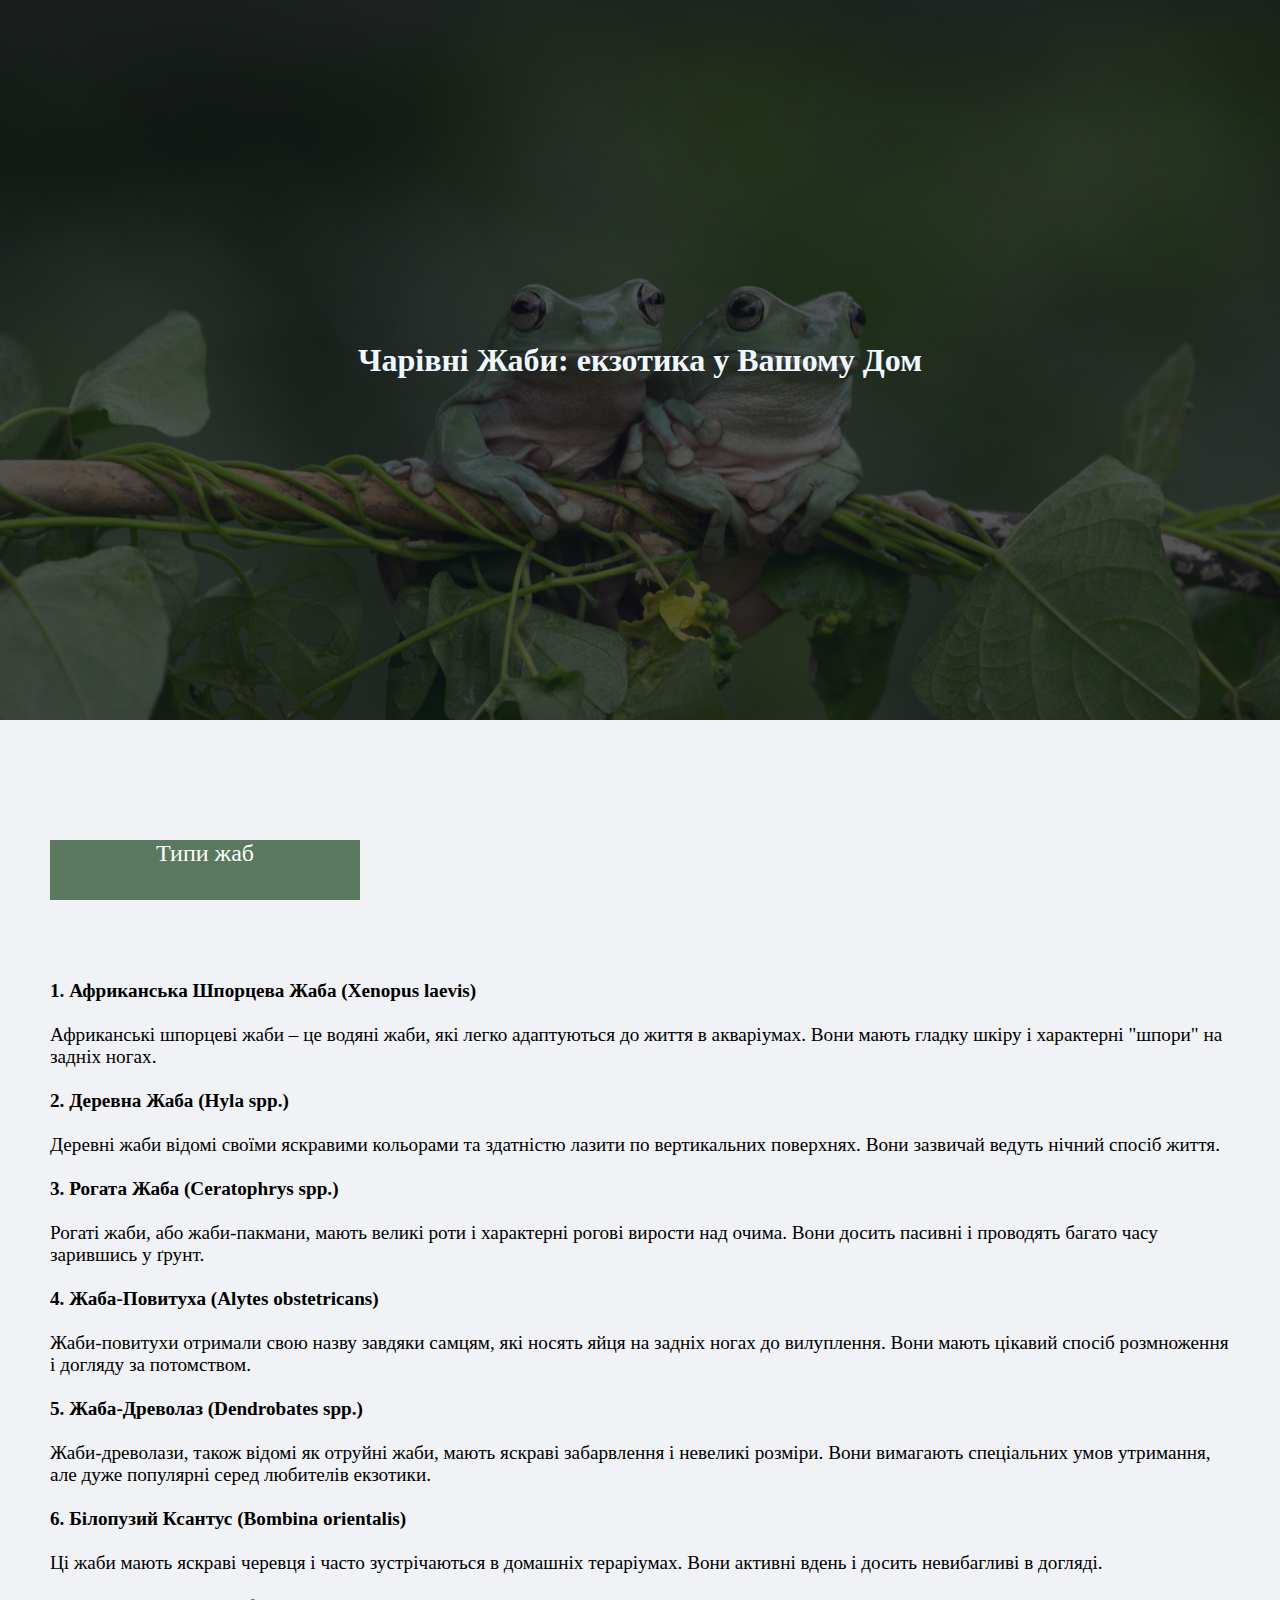
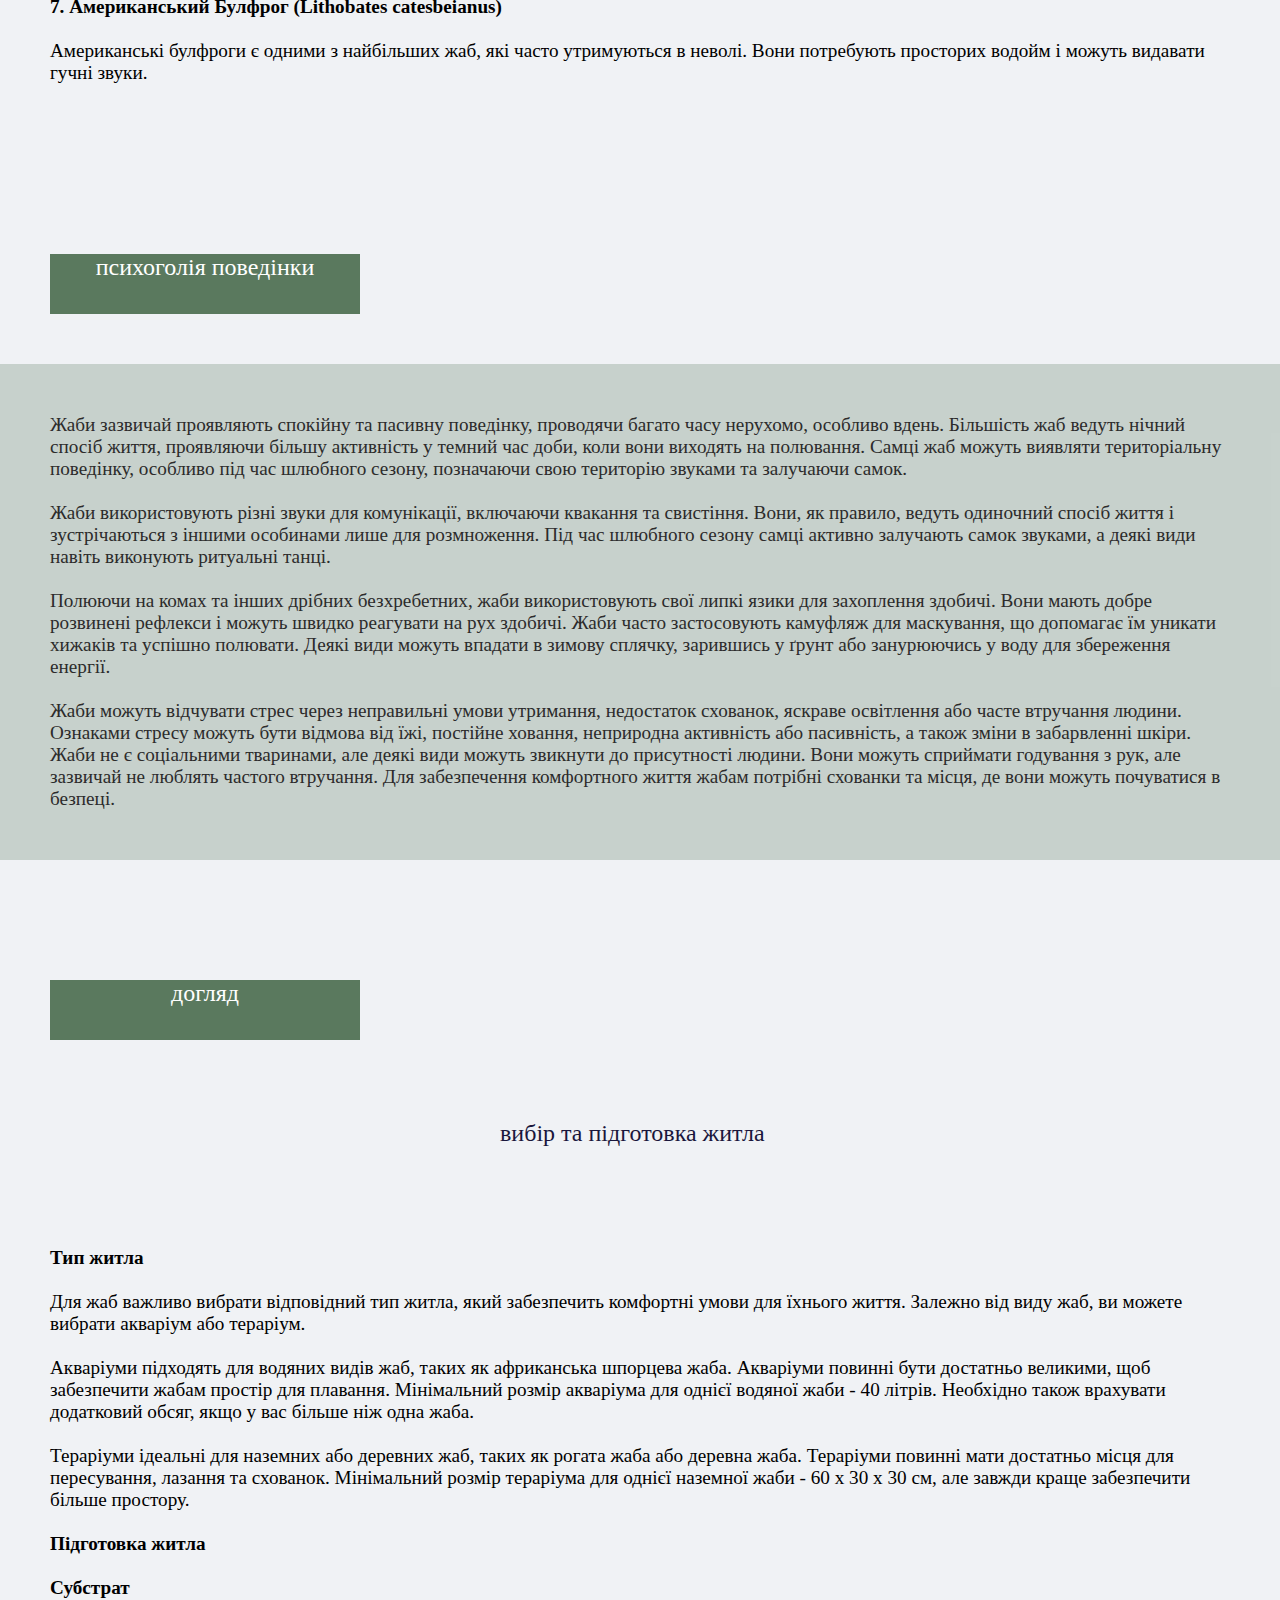
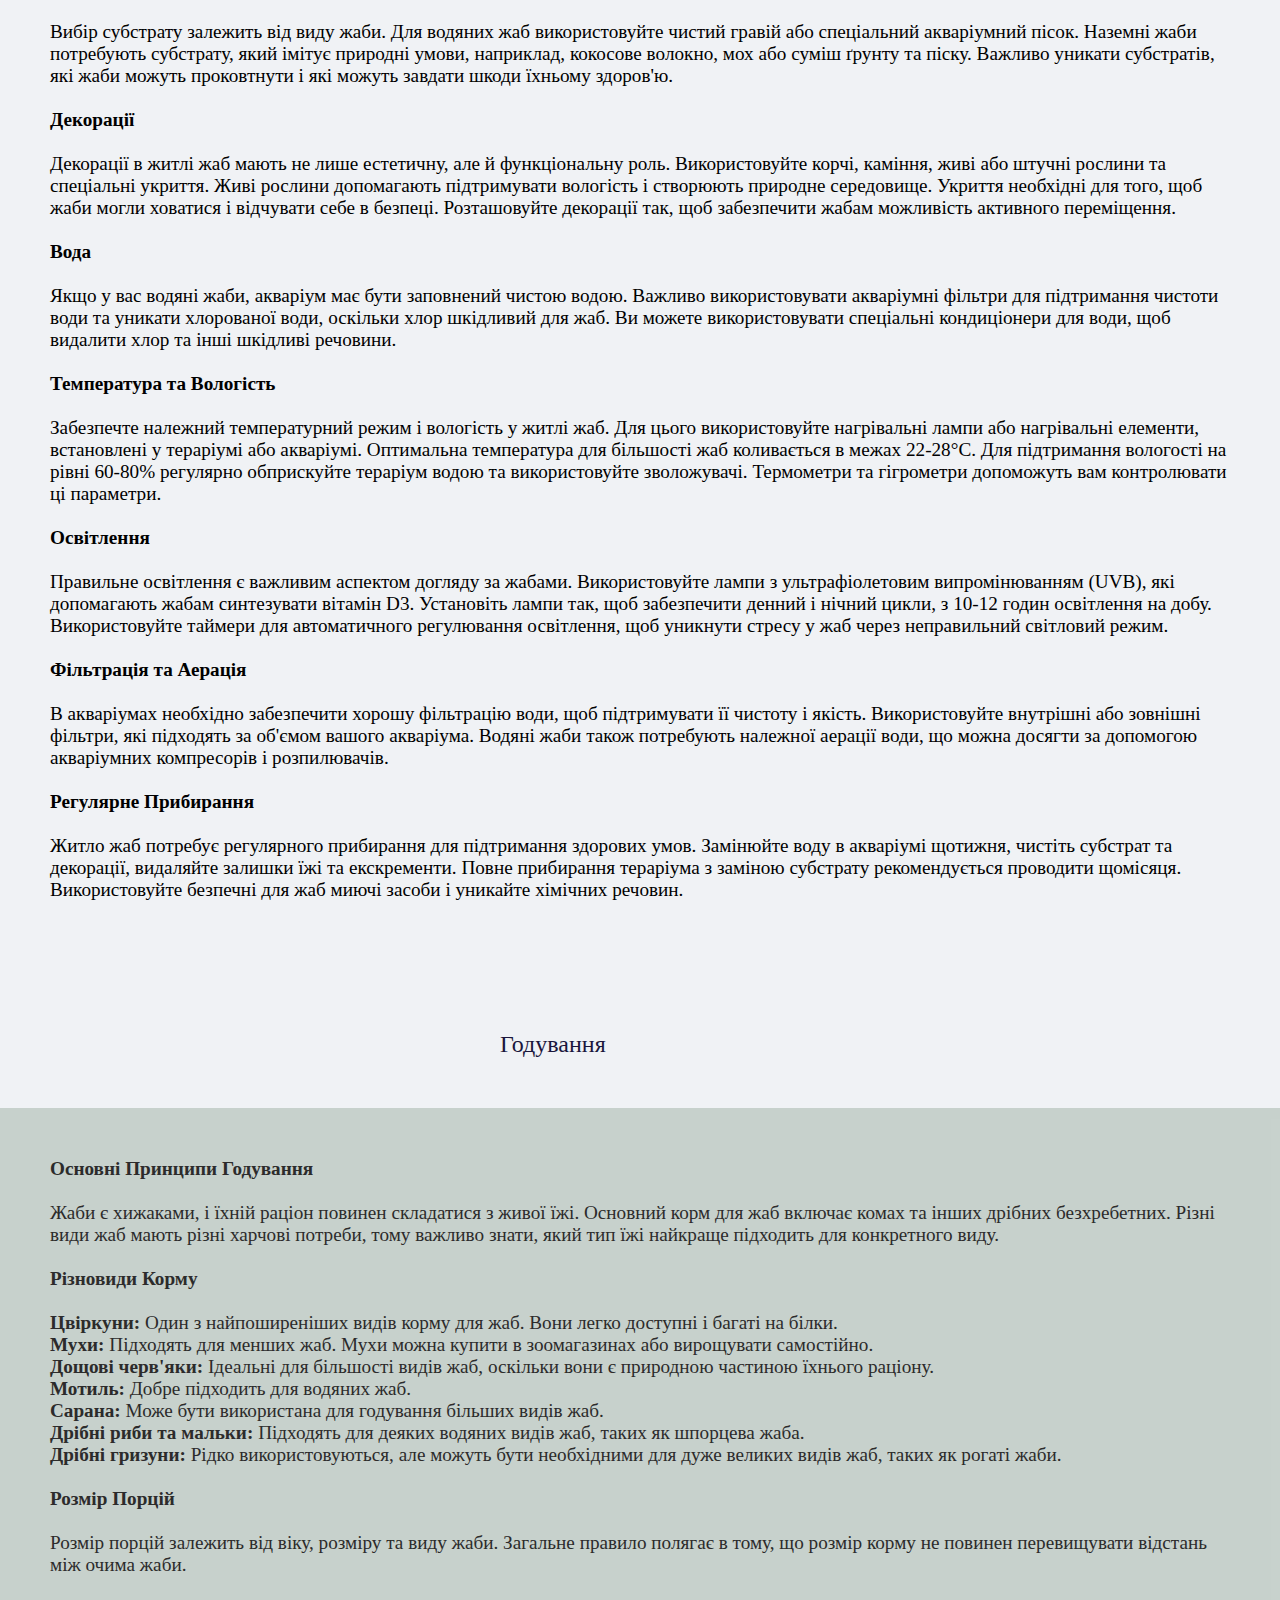
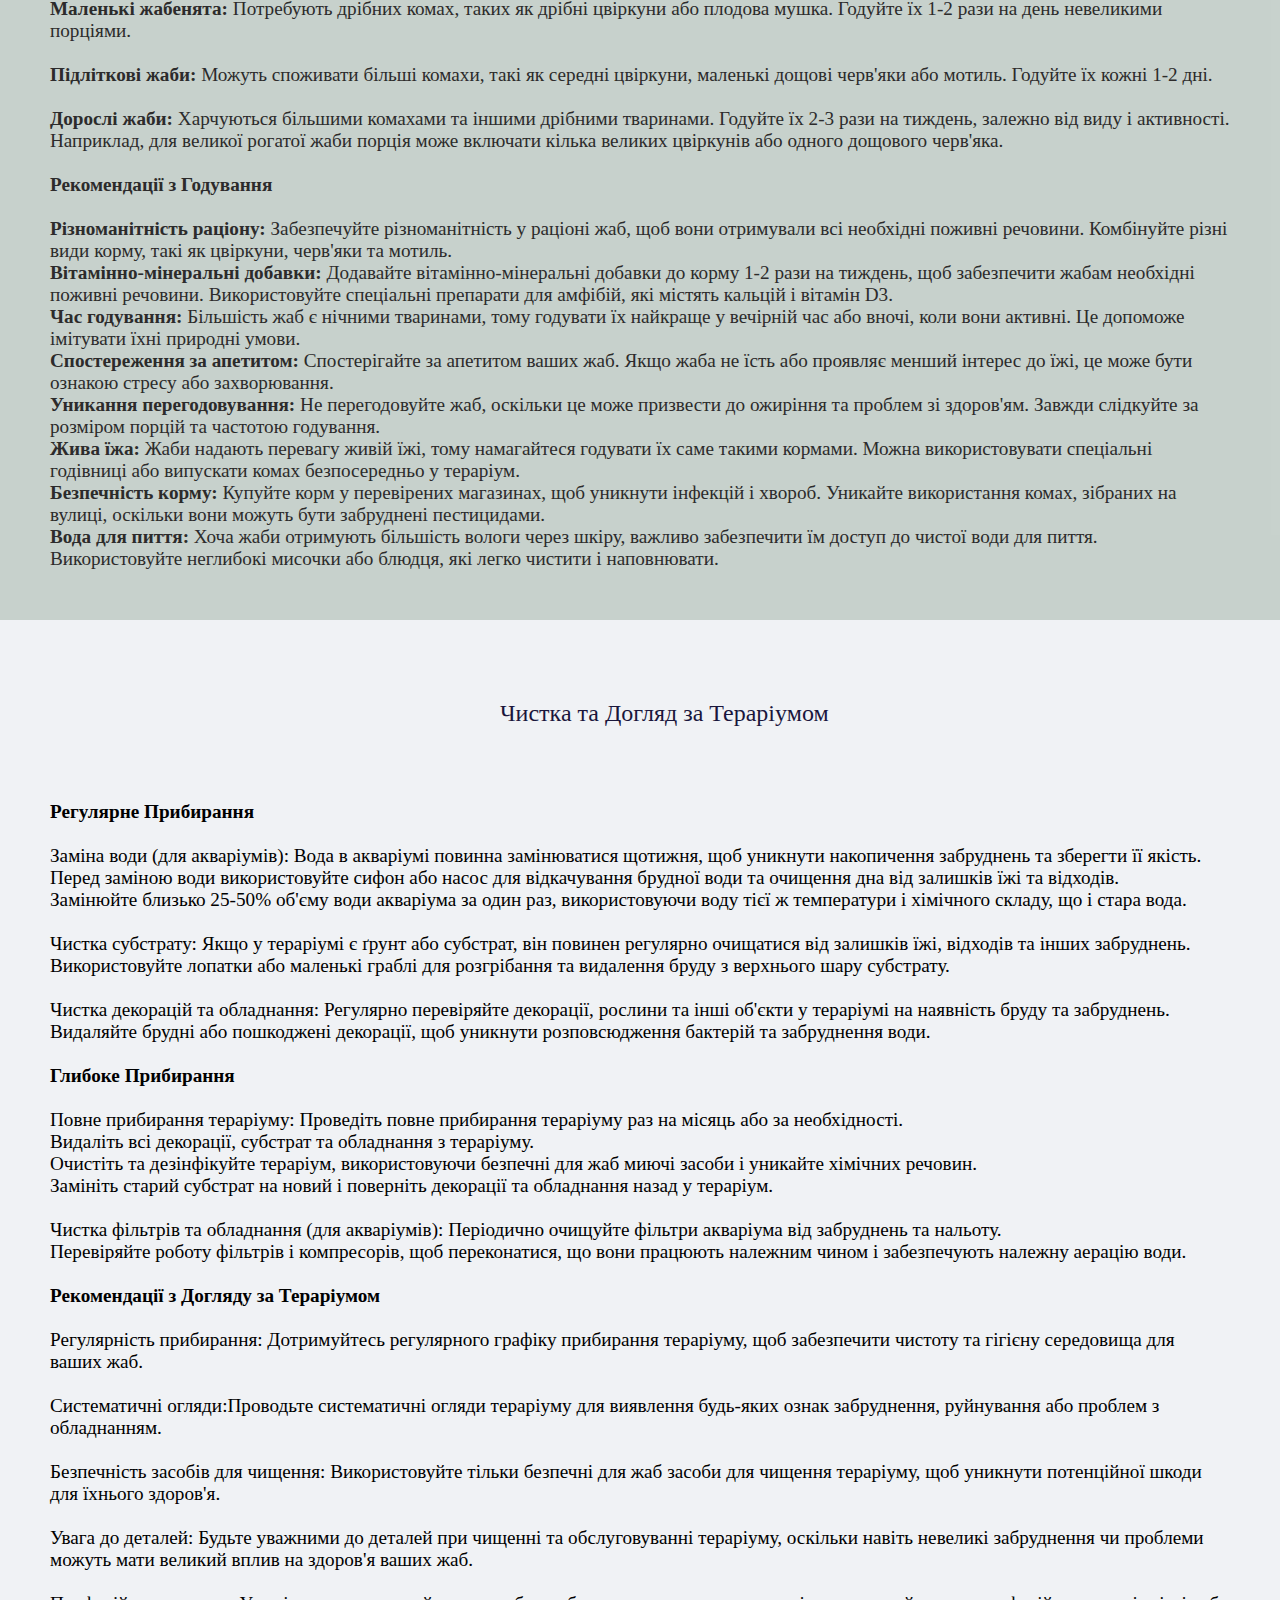
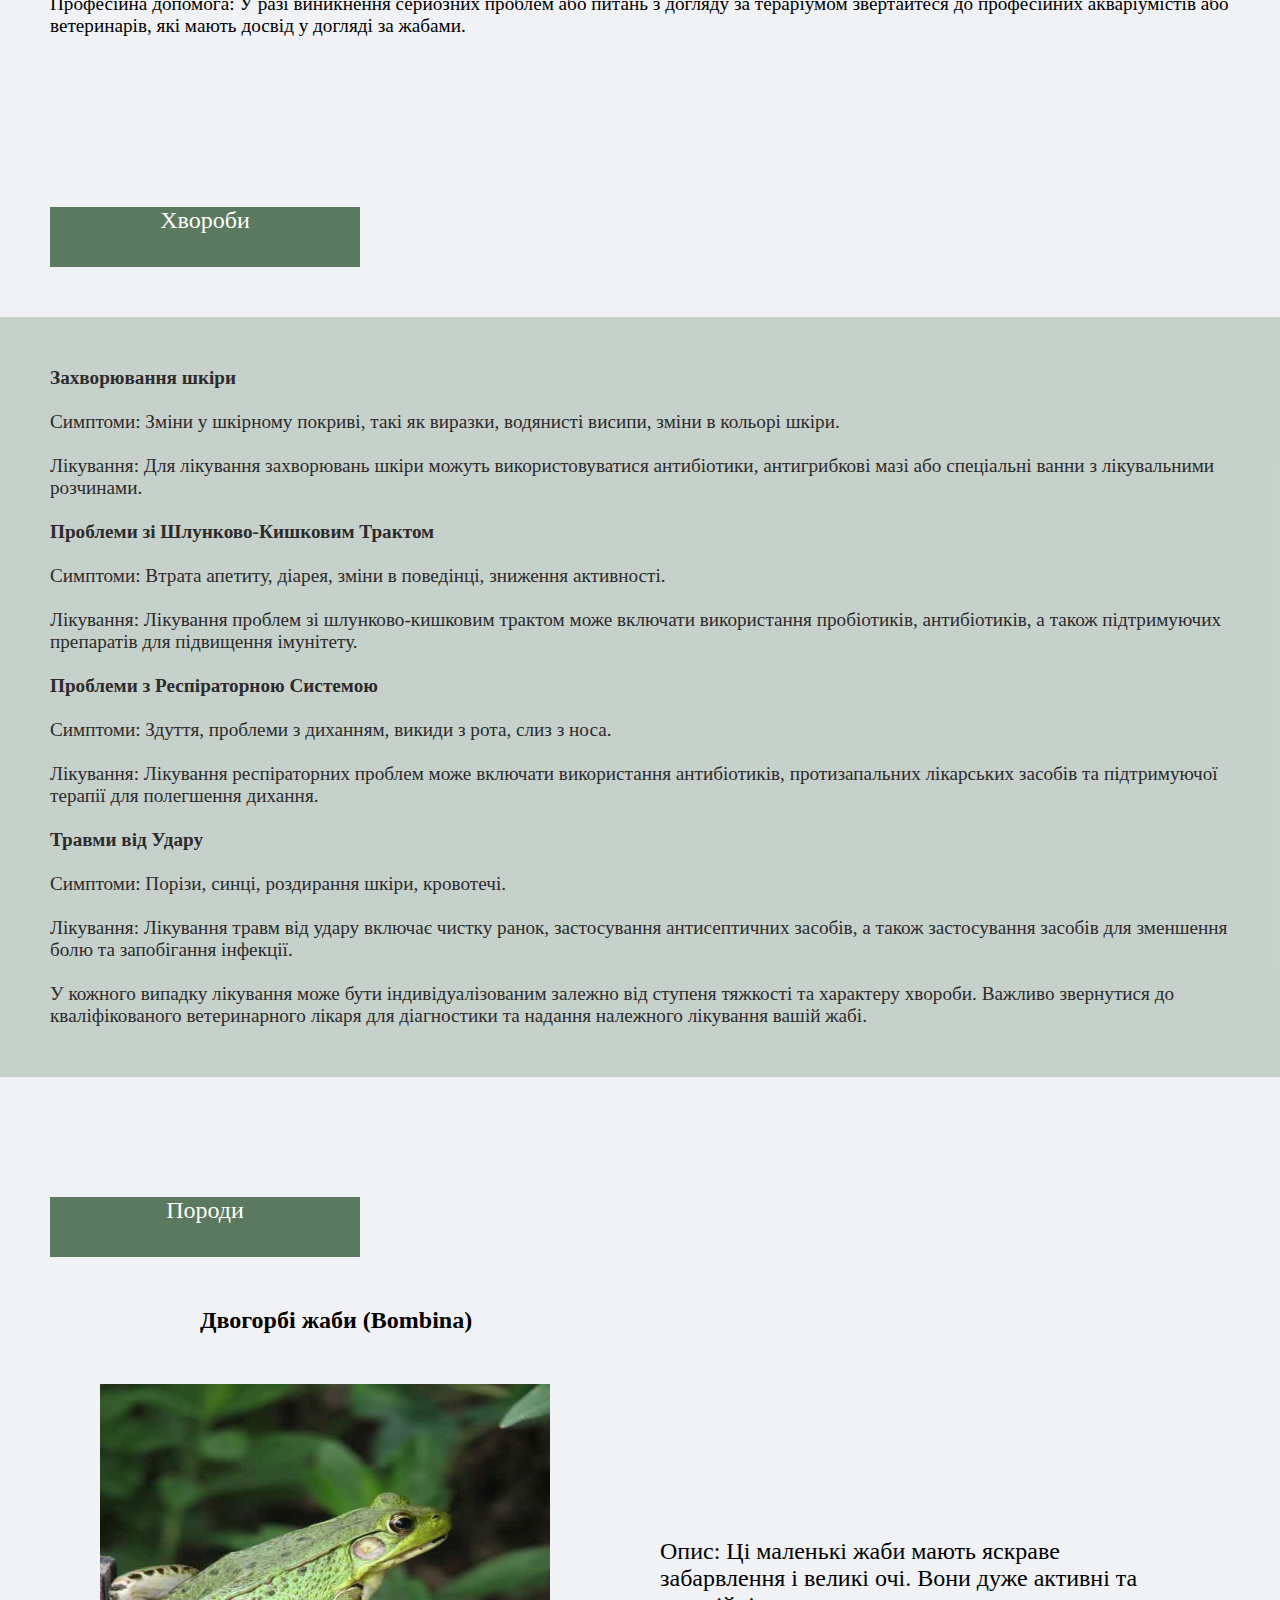
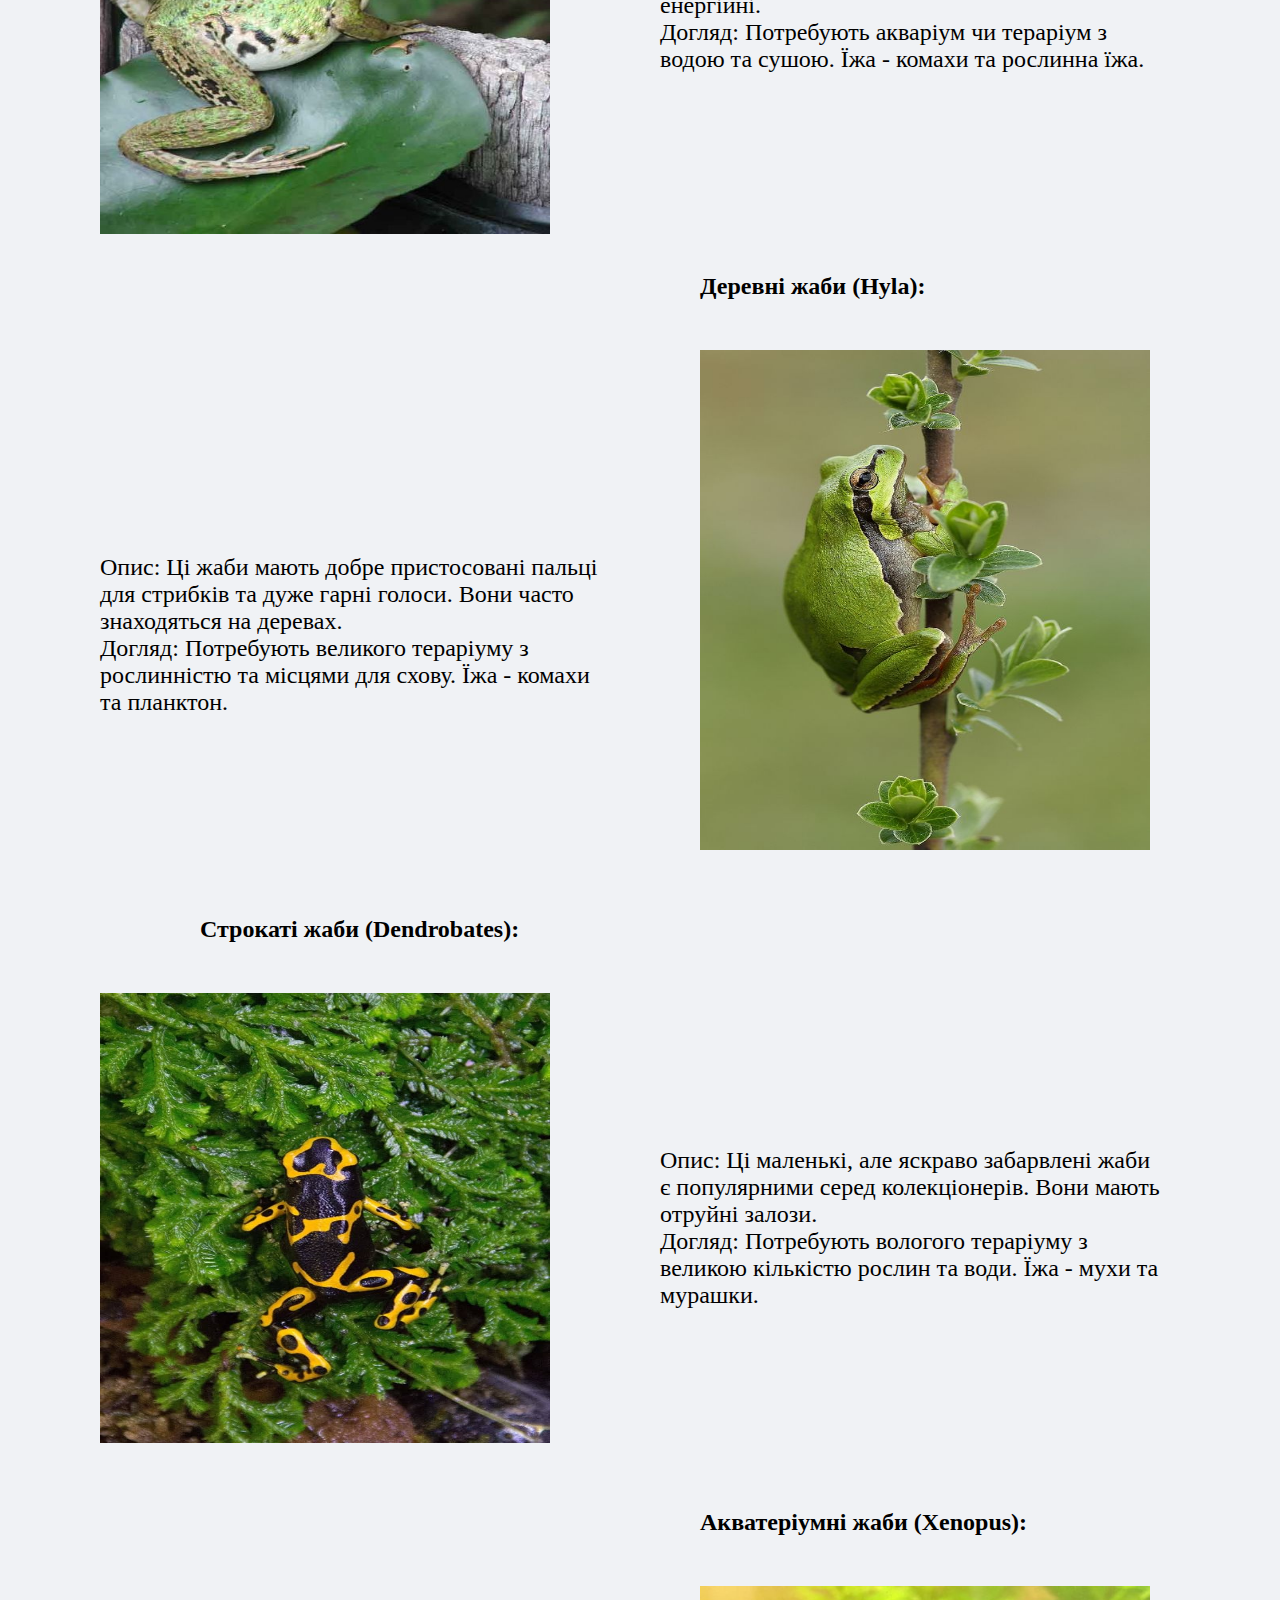
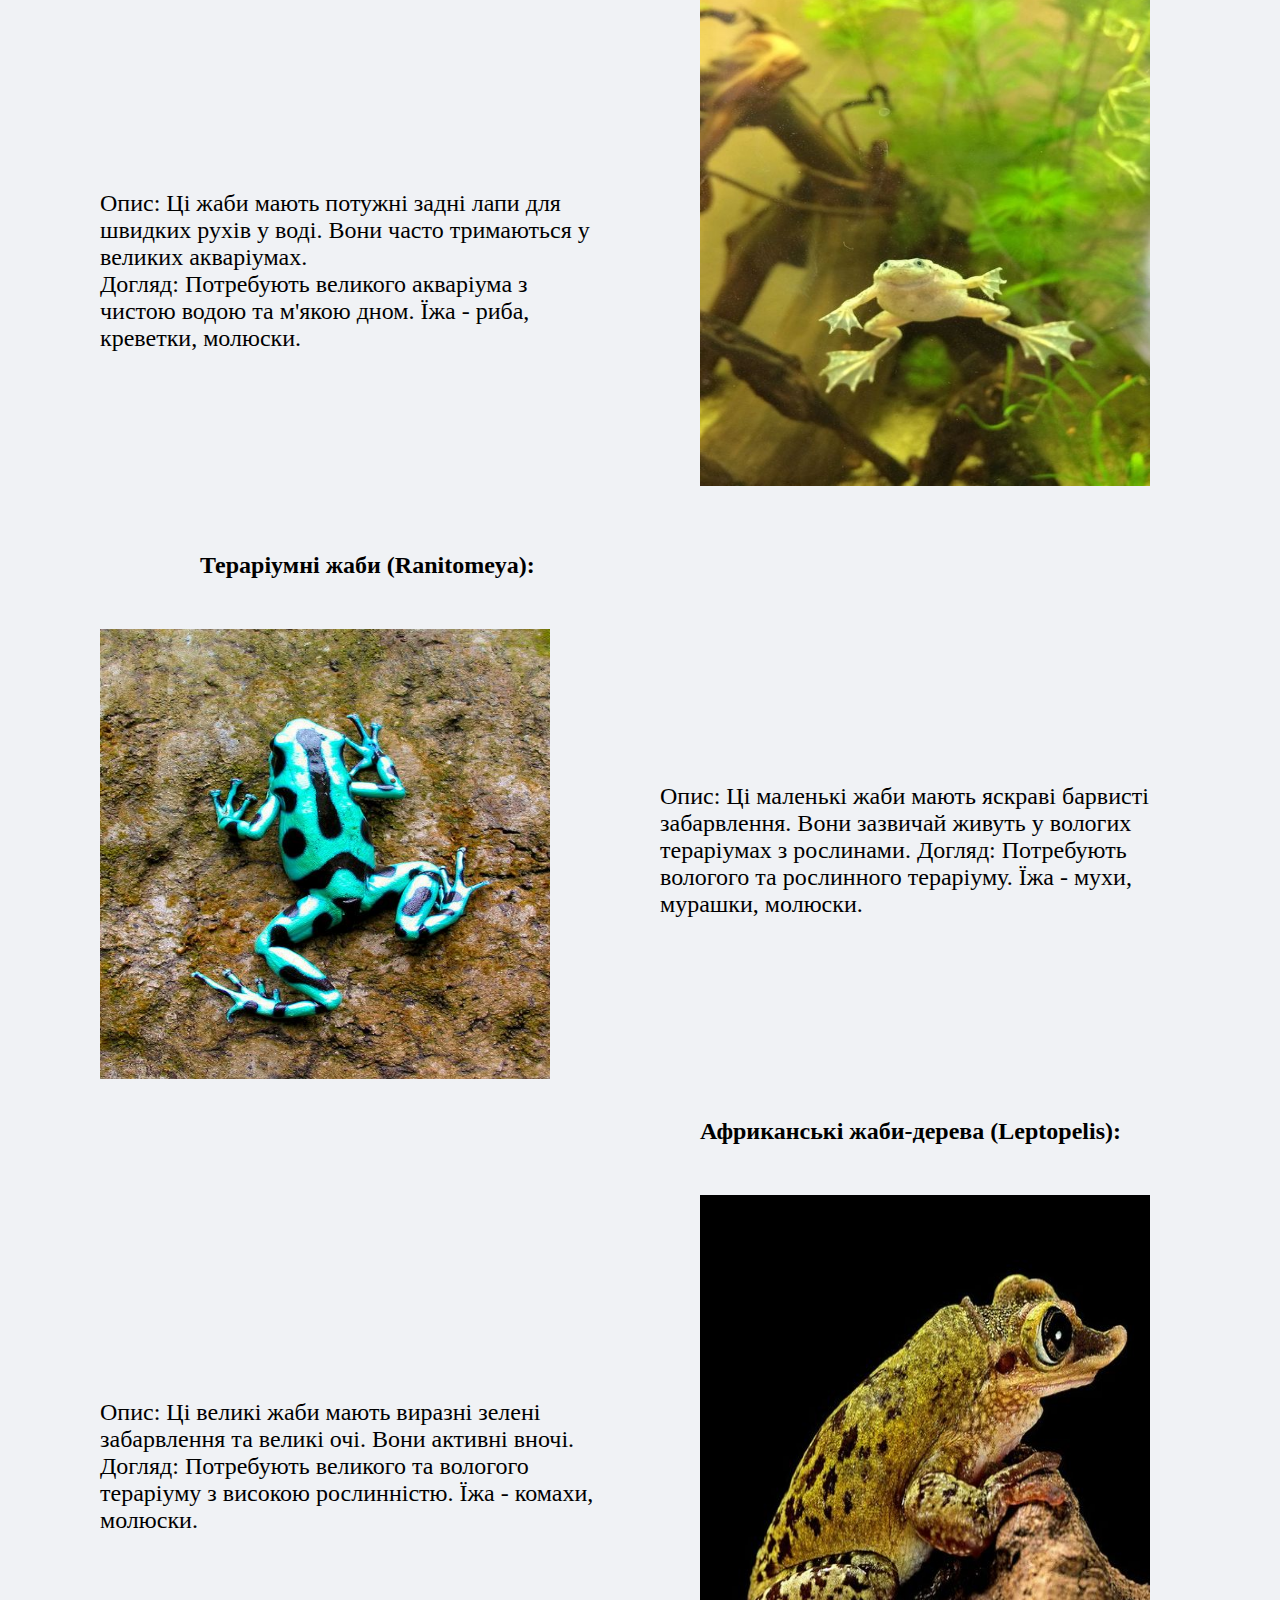
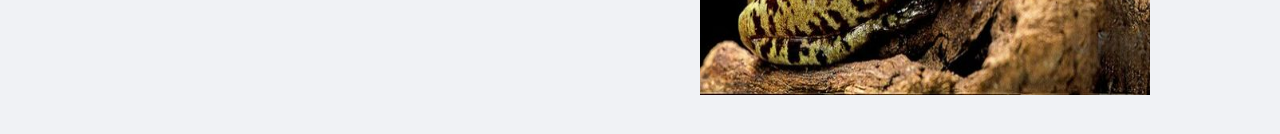
<file: frog.html>
<!DOCTYPE html>
<html lang="en">
<head>
    <link rel="stylesheet" href="./index.html">
    <link rel="stylesheet" href="./frog.css">
    <meta charset="UTF-8">
    <meta name="viewport" content="width=device-width, initial-scale=1.0">
    <title>Frogs</title>
</head>
<body>
    <div class="intro">
        <div class="div-video">
           <img src="./images/background_phone/frog.jpg" alt=""  class="video-one">
        </div>
        <div class="container">
            <div class="intro-content">
                <h1 class="intro-title">Чарівні Жаби: екзотика у Вашому Дом</h1>
            </div>
        </div>
    </div>
    <div><p class="types-frog">Типи жаб</p>
    <p class="typ-f"><b>1. Африканська Шпорцева Жаба (Xenopus laevis)</b>
        <br><br>Африканські шпорцеві жаби – це водяні жаби, які легко адаптуються до життя в акваріумах. Вони мають гладку шкіру і характерні "шпори" на задніх ногах.
        
        <br><br><b>2. Деревна Жаба (Hyla spp.)</b>
        <br><br>Деревні жаби відомі своїми яскравими кольорами та здатністю лазити по вертикальних поверхнях. Вони зазвичай ведуть нічний спосіб життя.
        
        <br><br><b>3. Рогата Жаба (Ceratophrys spp.)</b>
        <br><br>Рогаті жаби, або жаби-пакмани, мають великі роти і характерні рогові вирости над очима. Вони досить пасивні і проводять багато часу зарившись у ґрунт.
        
        <br><br><b>4. Жаба-Повитуха (Alytes obstetricans)</b>
        <br><br>Жаби-повитухи отримали свою назву завдяки самцям, які носять яйця на задніх ногах до вилуплення. Вони мають цікавий спосіб розмноження і догляду за потомством.
        
        <br><br><b>5. Жаба-Древолаз (Dendrobates spp.)</b>
        <br><br>Жаби-древолази, також відомі як отруйні жаби, мають яскраві забарвлення і невеликі розміри. Вони вимагають спеціальних умов утримання, але дуже популярні серед любителів екзотики.
        
        <br><br><b>6. Білопузий Ксантус (Bombina orientalis)</b>
        <br><br>Ці жаби мають яскраві черевця і часто зустрічаються в домашніх тераріумах. Вони активні вдень і досить невибагливі в догляді.
        
        <br><br><b> 7. Американський Булфрог (Lithobates catesbeianus)</b>
        <br><br>Американські булфроги є одними з найбільших жаб, які часто утримуються в неволі. Вони потребують просторих водойм і можуть видавати гучні звуки.</p>
    </div>
    <div>
        <p class="bl-ps">психоголія поведінки</p>
        <p class="ab-ps">Жаби зазвичай проявляють спокійну та пасивну поведінку, проводячи багато часу нерухомо, особливо вдень. Більшість жаб ведуть нічний спосіб життя, проявляючи більшу активність у темний час доби, коли вони виходять на полювання. Самці жаб можуть виявляти територіальну поведінку, особливо під час шлюбного сезону, позначаючи свою територію звуками та залучаючи самок.

            <br><br>Жаби використовують різні звуки для комунікації, включаючи квакання та свистіння. Вони, як правило, ведуть одиночний спосіб життя і зустрічаються з іншими особинами лише для розмноження. Під час шлюбного сезону самці активно залучають самок звуками, а деякі види навіть виконують ритуальні танці.
            
            <br><br>Полюючи на комах та інших дрібних безхребетних, жаби використовують свої липкі язики для захоплення здобичі. Вони мають добре розвинені рефлекси і можуть швидко реагувати на рух здобичі. Жаби часто застосовують камуфляж для маскування, що допомагає їм уникати хижаків та успішно полювати. Деякі види можуть впадати в зимову сплячку, зарившись у ґрунт або занурюючись у воду для збереження енергії.
            <br><br>
            Жаби можуть відчувати стрес через неправильні умови утримання, недостаток схованок, яскраве освітлення або часте втручання людини. Ознаками стресу можуть бути відмова від їжі, постійне ховання, неприродна активність або пасивність, а також зміни в забарвленні шкіри. Жаби не є соціальними тваринами, але деякі види можуть звикнути до присутності людини. Вони можуть сприймати годування з рук, але зазвичай не люблять частого втручання. Для забезпечення комфортного життя жабам потрібні схованки та місця, де вони можуть почуватися в безпеці. </p>
    </div>
    <div><p class="bl-d">догляд</p>
    <p class="v-v">вибір та підготовка житла</p>
        <p class="zel-v">
            <b>Тип житла</b>
<br><br>Для жаб важливо вибрати відповідний тип житла, який забезпечить комфортні умови для їхнього життя. Залежно від виду жаб, ви можете вибрати акваріум або тераріум.

<br><br>Акваріуми підходять для водяних видів жаб, таких як африканська шпорцева жаба. Акваріуми повинні бути достатньо великими, щоб забезпечити жабам простір для плавання. Мінімальний розмір акваріума для однієї водяної жаби - 40 літрів. Необхідно також врахувати додатковий обсяг, якщо у вас більше ніж одна жаба.

<br><br>Тераріуми ідеальні для наземних або деревних жаб, таких як рогата жаба або деревна жаба. Тераріуми повинні мати достатньо місця для пересування, лазання та схованок. Мінімальний розмір тераріума для однієї наземної жаби - 60 х 30 х 30 см, але завжди краще забезпечити більше простору.

<br><br><b>Підготовка житла</b>
<br><br><b>Субстрат</b>

<br><br>Вибір субстрату залежить від виду жаби. Для водяних жаб використовуйте чистий гравій або спеціальний акваріумний пісок. Наземні жаби потребують субстрату, який імітує природні умови, наприклад, кокосове волокно, мох або суміш ґрунту та піску. Важливо уникати субстратів, які жаби можуть проковтнути і які можуть завдати шкоди їхньому здоров'ю.

<br><br><b>Декорації</b>

<br><br>Декорації в житлі жаб мають не лише естетичну, але й функціональну роль. Використовуйте корчі, каміння, живі або штучні рослини та спеціальні укриття. Живі рослини допомагають підтримувати вологість і створюють природне середовище. Укриття необхідні для того, щоб жаби могли ховатися і відчувати себе в безпеці. Розташовуйте декорації так, щоб забезпечити жабам можливість активного переміщення.

<br><br><b>Вода</b>
<br><br>Якщо у вас водяні жаби, акваріум має бути заповнений чистою водою. Важливо використовувати акваріумні фільтри для підтримання чистоти води та уникати хлорованої води, оскільки хлор шкідливий для жаб. Ви можете використовувати спеціальні кондиціонери для води, щоб видалити хлор та інші шкідливі речовини.

<br><br><b>Температура та Вологість</b>

<br><br>Забезпечте належний температурний режим і вологість у житлі жаб. Для цього використовуйте нагрівальні лампи або нагрівальні елементи, встановлені у тераріумі або акваріумі. Оптимальна температура для більшості жаб коливається в межах 22-28°C. Для підтримання вологості на рівні 60-80% регулярно обприскуйте тераріум водою та використовуйте зволожувачі. Термометри та гігрометри допоможуть вам контролювати ці параметри.

<br><br><b>Освітлення</b>

<br><br>Правильне освітлення є важливим аспектом догляду за жабами. Використовуйте лампи з ультрафіолетовим випромінюванням (UVB), які допомагають жабам синтезувати вітамін D3. Установіть лампи так, щоб забезпечити денний і нічний цикли, з 10-12 годин освітлення на добу. Використовуйте таймери для автоматичного регулювання освітлення, щоб уникнути стресу у жаб через неправильний світловий режим.

<br><br><b>Фільтрація та Аерація</b>

<br><br>В акваріумах необхідно забезпечити хорошу фільтрацію води, щоб підтримувати її чистоту і якість. Використовуйте внутрішні або зовнішні фільтри, які підходять за об'ємом вашого акваріума. Водяні жаби також потребують належної аерації води, що можна досягти за допомогою акваріумних компресорів і розпилювачів.

<br><br><b>Регулярне Прибирання</b>

<br><br>Житло жаб потребує регулярного прибирання для підтримання здорових умов. Замінюйте воду в акваріумі щотижня, чистіть субстрат та декорації, видаляйте залишки їжі та екскременти. Повне прибирання тераріума з заміною субстрату рекомендується проводити щомісяця. Використовуйте безпечні для жаб миючі засоби і уникайте хімічних речовин.
        </p>
    </div>
    <div>
        <p class="v-g">Годування </p>
        <div>
            <p class="ab-g">
                <b>Основні Принципи Годування</b>
<br><br>Жаби є хижаками, і їхній раціон повинен складатися з живої їжі. Основний корм для жаб включає комах та інших дрібних безхребетних. Різні види жаб мають різні харчові потреби, тому важливо знати, який тип їжі найкраще підходить для конкретного виду.

<br><br><b>Різновиди Корму</b>
<br><br><b>Цвіркуни:</b> Один з найпоширеніших видів корму для жаб. Вони легко доступні і багаті на білки.
<br><b>Мухи: </b>Підходять для менших жаб. Мухи можна купити в зоомагазинах або вирощувати самостійно.
<br><b>Дощові черв'яки:</b> Ідеальні для більшості видів жаб, оскільки вони є природною частиною їхнього раціону.
<br><b>Мотиль:</b> Добре підходить для водяних жаб.
<br><b>Сарана: </b>Може бути використана для годування більших видів жаб.
<br><b>Дрібні риби та мальки:</b> Підходять для деяких водяних видів жаб, таких як шпорцева жаба.
<br><b>Дрібні гризуни:</b> Рідко використовуються, але можуть бути необхідними для дуже великих видів жаб, таких як рогаті жаби.
<br><br><b>Розмір Порцій</b>
<br><br>Розмір порцій залежить від віку, розміру та виду жаби. Загальне правило полягає в тому, що розмір корму не повинен перевищувати відстань між очима жаби.

<br><br><b>Маленькі жабенята:</b> Потребують дрібних комах, таких як дрібні цвіркуни або плодова мушка. Годуйте їх 1-2 рази на день невеликими порціями.
<br><br><b>Підліткові жаби:</b> Можуть споживати більші комахи, такі як середні цвіркуни, маленькі дощові черв'яки або мотиль. Годуйте їх кожні 1-2 дні.
<br><br><b>Дорослі жаби:</b> Харчуються більшими комахами та іншими дрібними тваринами. Годуйте їх 2-3 рази на тиждень, залежно від виду і активності. Наприклад, для великої рогатої жаби порція може включати кілька великих цвіркунів або одного дощового черв'яка.
<br><br><b>Рекомендації з Годування</b>
<br><br><b>Різноманітність раціону:</b> Забезпечуйте різноманітність у раціоні жаб, щоб вони отримували всі необхідні поживні речовини. Комбінуйте різні види корму, такі як цвіркуни, черв'яки та мотиль.

<br><b>Вітамінно-мінеральні добавки:</b> Додавайте вітамінно-мінеральні добавки до корму 1-2 рази на тиждень, щоб забезпечити жабам необхідні поживні речовини. Використовуйте спеціальні препарати для амфібій, які містять кальцій і вітамін D3.

<br><b>Час годування:</b> Більшість жаб є нічними тваринами, тому годувати їх найкраще у вечірній час або вночі, коли вони активні. Це допоможе імітувати їхні природні умови.

<br><b>Спостереження за апетитом:</b> Спостерігайте за апетитом ваших жаб. Якщо жаба не їсть або проявляє менший інтерес до їжі, це може бути ознакою стресу або захворювання.

<br><b>Уникання перегодовування:</b> Не перегодовуйте жаб, оскільки це може призвести до ожиріння та проблем зі здоров'ям. Завжди слідкуйте за розміром порцій та частотою годування.

<br><b>Жива їжа:</b> Жаби надають перевагу живій їжі, тому намагайтеся годувати їх саме такими кормами. Можна використовувати спеціальні годівниці або випускати комах безпосередньо у тераріум.

<br><b>Безпечність корму:</b> Купуйте корм у перевірених магазинах, щоб уникнути інфекцій і хвороб. Уникайте використання комах, зібраних на вулиці, оскільки вони можуть бути забруднені пестицидами.

<br><b>Вода для пиття: </b>Хоча жаби отримують більшість вологи через шкіру, важливо забезпечити їм доступ до чистої води для пиття. Використовуйте неглибокі мисочки або блюдця, які легко чистити і наповнювати.
            </p>
        </div>
        <div>
            <p class="v-ch">Чистка та Догляд за Тераріумом</p>
            <p class="ab-ch">
                
<b>Регулярне Прибирання</b>
<br><br>Заміна води (для акваріумів):

Вода в акваріумі повинна замінюватися щотижня, щоб уникнути накопичення забруднень та зберегти її якість.
<br>Перед заміною води використовуйте сифон або насос для відкачування брудної води та очищення дна від залишків їжі та відходів.
<br>Замінюйте близько 25-50% об'єму води акваріума за один раз, використовуючи воду тієї ж температури і хімічного складу, що і стара вода.
<br><br>Чистка субстрату:

Якщо у тераріумі є ґрунт або субстрат, він повинен регулярно очищатися від залишків їжі, відходів та інших забруднень.
<br>Використовуйте лопатки або маленькі граблі для розгрібання та видалення бруду з верхнього шару субстрату.
<br><br>Чистка декорацій та обладнання:

Регулярно перевіряйте декорації, рослини та інші об'єкти у тераріумі на наявність бруду та забруднень.
<br>Видаляйте брудні або пошкоджені декорації, щоб уникнути розповсюдження бактерій та забруднення води.
<br><br><b>Глибоке Прибирання</b>
<br><br>Повне прибирання тераріуму:

Проведіть повне прибирання тераріуму раз на місяць або за необхідності.
<br>Видаліть всі декорації, субстрат та обладнання з тераріуму.
<br>Очистіть та дезінфікуйте тераріум, використовуючи безпечні для жаб миючі засоби і уникайте хімічних речовин.
<br>Замініть старий субстрат на новий і поверніть декорації та обладнання назад у тераріум.
<br><br>Чистка фільтрів та обладнання (для акваріумів):

Періодично очищуйте фільтри акваріума від забруднень та нальоту.
<br>Перевіряйте роботу фільтрів і компресорів, щоб переконатися, що вони працюють належним чином і забезпечують належну аерацію води.
<br><br><b>Рекомендації з Догляду за Тераріумом</b>
<br><br>Регулярність прибирання: Дотримуйтесь регулярного графіку прибирання тераріуму, щоб забезпечити чистоту та гігієну середовища для ваших жаб.

<br><br>Систематичні огляди:Проводьте систематичні огляди тераріуму для виявлення будь-яких ознак забруднення, руйнування або проблем з обладнанням.

<br><br>Безпечність засобів для чищення: Використовуйте тільки безпечні для жаб засоби для чищення тераріуму, щоб уникнути потенційної шкоди для їхнього здоров'я.

<br><br>Увага до деталей: Будьте уважними до деталей при чищенні та обслуговуванні тераріуму, оскільки навіть невеликі забруднення чи проблеми можуть мати великий вплив на здоров'я ваших жаб.
<br><br>Професійна допомога: У разі виникнення серйозних проблем або питань з догляду за тераріумом звертайтеся до професійних акваріумістів або ветеринарів, які мають досвід у догляді за жабами.
            </p>
        </div>
    </div>
    <div>
        <p class="bl-hv">Хвороби</p>
    </div>
    <div>
        <p class="ab-hv">
            <b>Захворювання шкіри </b>
<br><br>Симптоми: Зміни у шкірному покриві, такі як виразки, водянисті висипи, зміни в кольорі шкіри.

<br><br>Лікування: Для лікування захворювань шкіри можуть використовуватися антибіотики, антигрибкові мазі або спеціальні ванни з лікувальними розчинами.

<br><br><b>Проблеми зі Шлунково-Кишковим Трактом</b>
<br><br>Симптоми: Втрата апетиту, діарея, зміни в поведінці, зниження активності.

<br><br>Лікування: Лікування проблем зі шлунково-кишковим трактом може включати використання пробіотиків, антибіотиків, а також підтримуючих препаратів для підвищення імунітету.

<br><br><b>Проблеми з Респіраторною Системою</b>
<br> <br>Симптоми: Здуття, проблеми з диханням, викиди з рота, слиз з носа.

<br><br>Лікування: Лікування респіраторних проблем може включати використання антибіотиків, протизапальних лікарських засобів та підтримуючої терапії для полегшення дихання.

<br><br><b>Травми від Удару</b>
<br><br>Симптоми: Порізи, синці, роздирання шкіри, кровотечі.

<br><br>Лікування: Лікування травм від удару включає чистку ранок, застосування антисептичних засобів, а також застосування засобів для зменшення болю та запобігання інфекції.

<br><br>У кожного випадку лікування може бути індивідуалізованим залежно від ступеня тяжкості та характеру хвороби. Важливо звернутися до кваліфікованого ветеринарного лікаря для діагностики та надання належного лікування вашій жабі.
        </p>
    </div>
    <div class="sp">
        <p>Породи</p>
    </div>
    <div class="div-photo">
        <p class=b>Двогорбі жаби (Bombina)</p>
        <img src="./images/frog/bombina.jpg" alt="" class="p-b">
        <p class="t-b">Опис: Ці маленькі жаби мають яскраве забарвлення і великі очі. Вони дуже активні та енергійні.
            <br>Догляд: Потребують акваріум чи тераріум з водою та сушою. Їжа - комахи та рослинна їжа.</p>
    </div>
    <div class="div-photo">
        <p class="d">Деревні жаби (Hyla):</p>
        <img src="./images/frog/derev.jpg" alt="" class="p-d">
        <p class="t-d">Опис: Ці жаби мають добре пристосовані пальці для стрибків та дуже гарні голоси. Вони часто знаходяться на деревах.
            <br>Догляд: Потребують великого тераріуму з рослинністю та місцями для схову. Їжа - комахи та планктон.</p>
    </div class="div-photo">
    <div class="div-photo">
        <p class="e">Строкаті жаби (Dendrobates):</p>
        <img src="./images/frog/dento.jpg" alt="" class="p-e">
        <p class="t-e">Опис: Ці маленькі, але яскраво забарвлені жаби є популярними серед колекціонерів. Вони мають отруйні залози.
            <br>Догляд: Потребують вологого тераріуму з великою кількістю рослин та води. Їжа - мухи та мурашки.</p>
    </div>
    <div class="div-photo">
        <p class="a">Акватеріумні жаби (Xenopus):</p>
        <img src="./images/frog/akvat.jpg" alt="" class="p-a">
        <p class="t-a">Опис: Ці жаби мають потужні задні лапи для швидких рухів у воді. Вони часто тримаються у великих акваріумах.
            <br>Догляд: Потребують великого акваріума з чистою водою та м'якою дном. Їжа - риба, креветки, молюски.</p>
    </div>
    <div class="div-photo">
        <p class="r">Тераріумні жаби (Ranitomeya):</p>
        <img src="./images/frog/strok.jpg" alt="" class="p-r">
        <p class="t-r">Опис: Ці маленькі жаби мають яскраві барвисті забарвлення. Вони зазвичай живуть у вологих тераріумах з рослинами.
            Догляд: Потребують вологого та рослинного тераріуму. Їжа - мухи, мурашки, молюски.</p>
    </div>
    <div class="div-photo">
        <p class="l">Африканські жаби-дерева (Leptopelis):</p>
        <img src="./images/frog/lll.jpg" alt="" class="p-l">
        <p class="t-l">Опис: Ці великі жаби мають виразні зелені забарвлення та великі очі. Вони активні вночі.
            Догляд: Потребують великого та вологого тераріуму з високою рослинністю. Їжа - комахи, молюски.</p>
    </div>
    
</div>
</body>
</html>
</file>
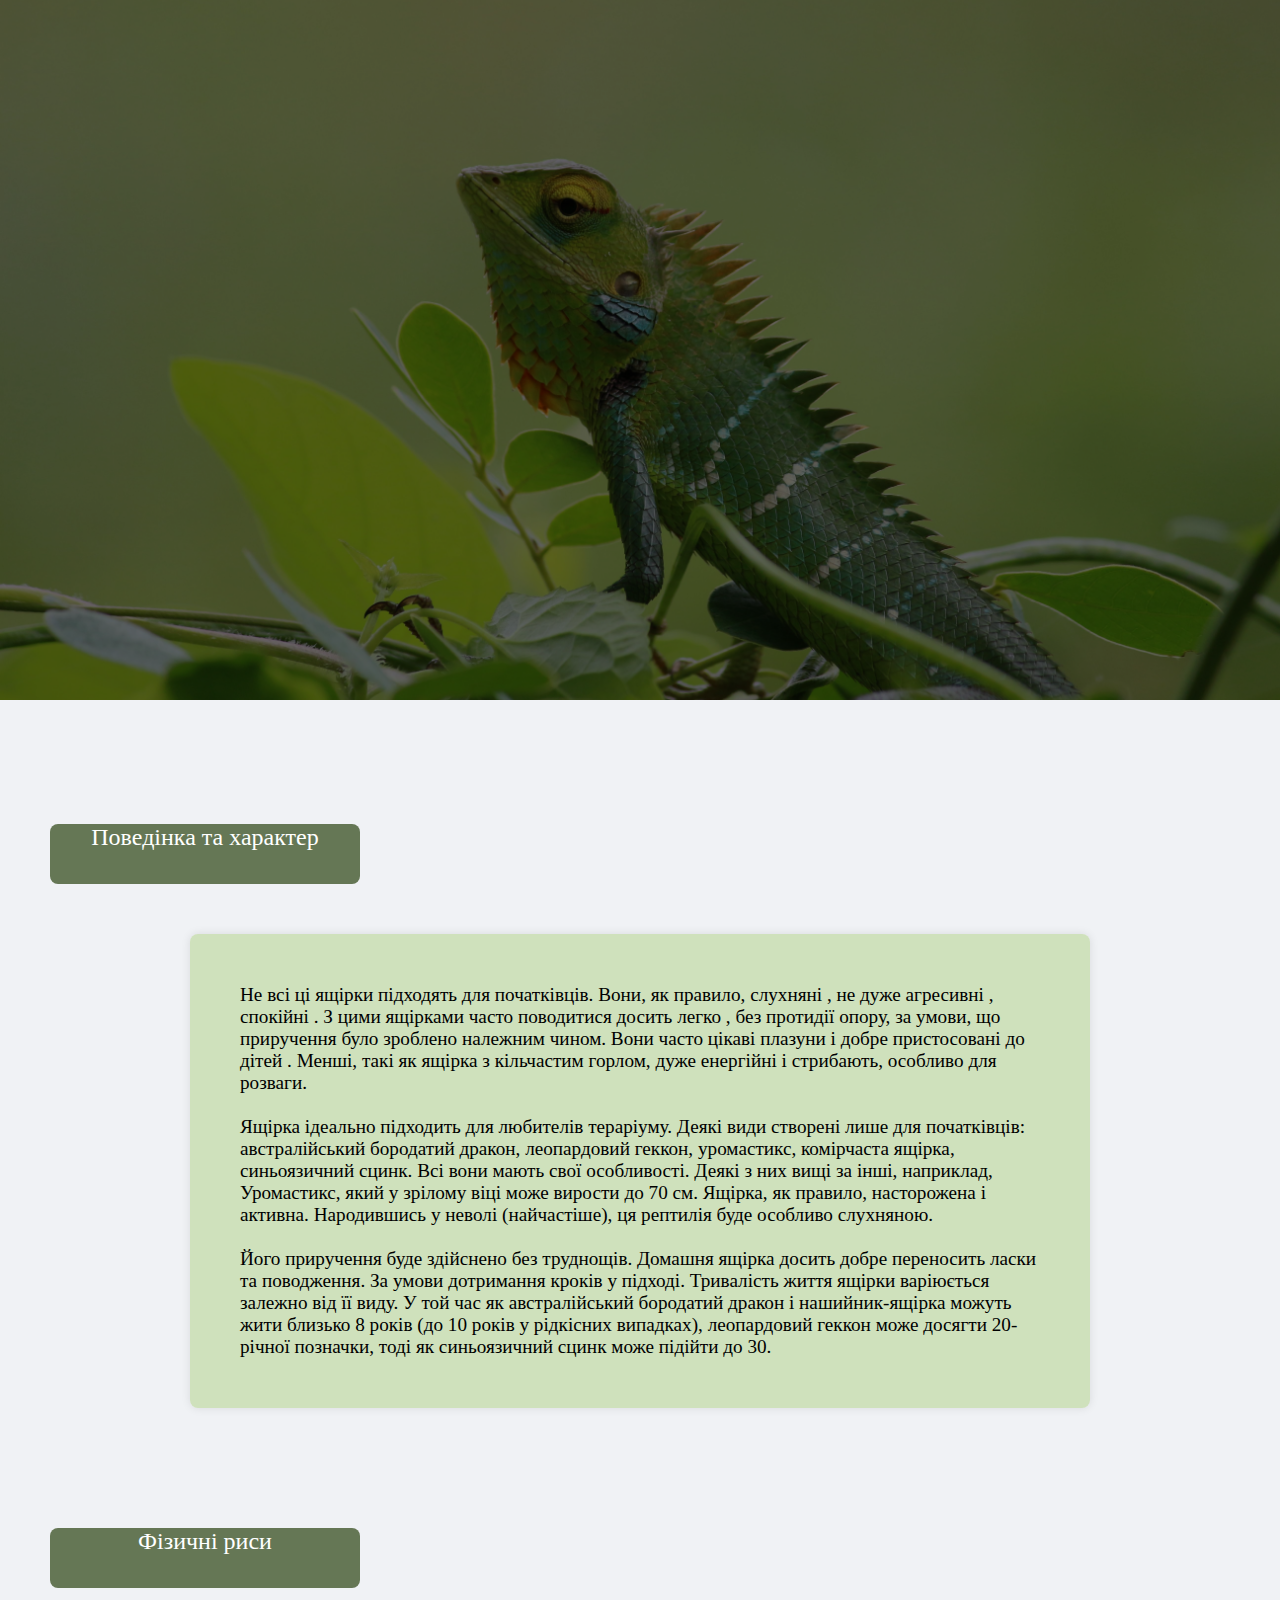
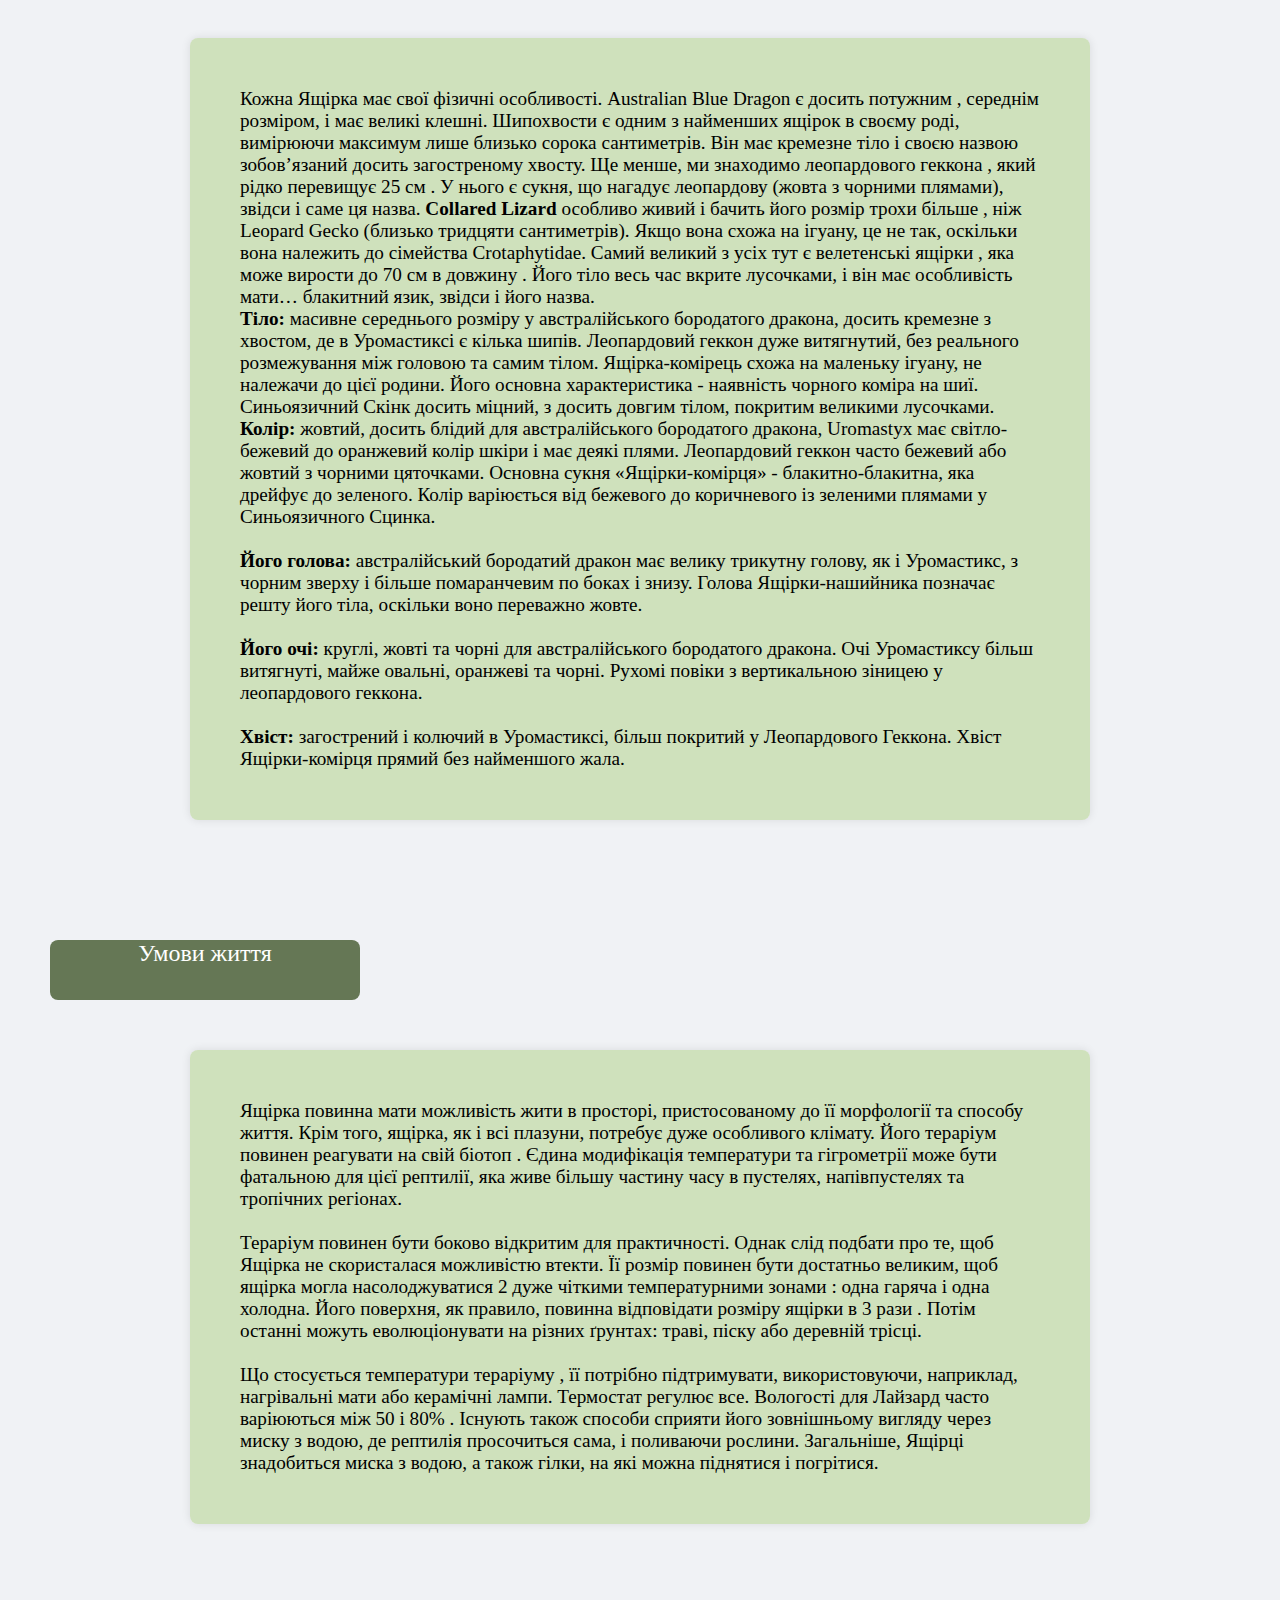
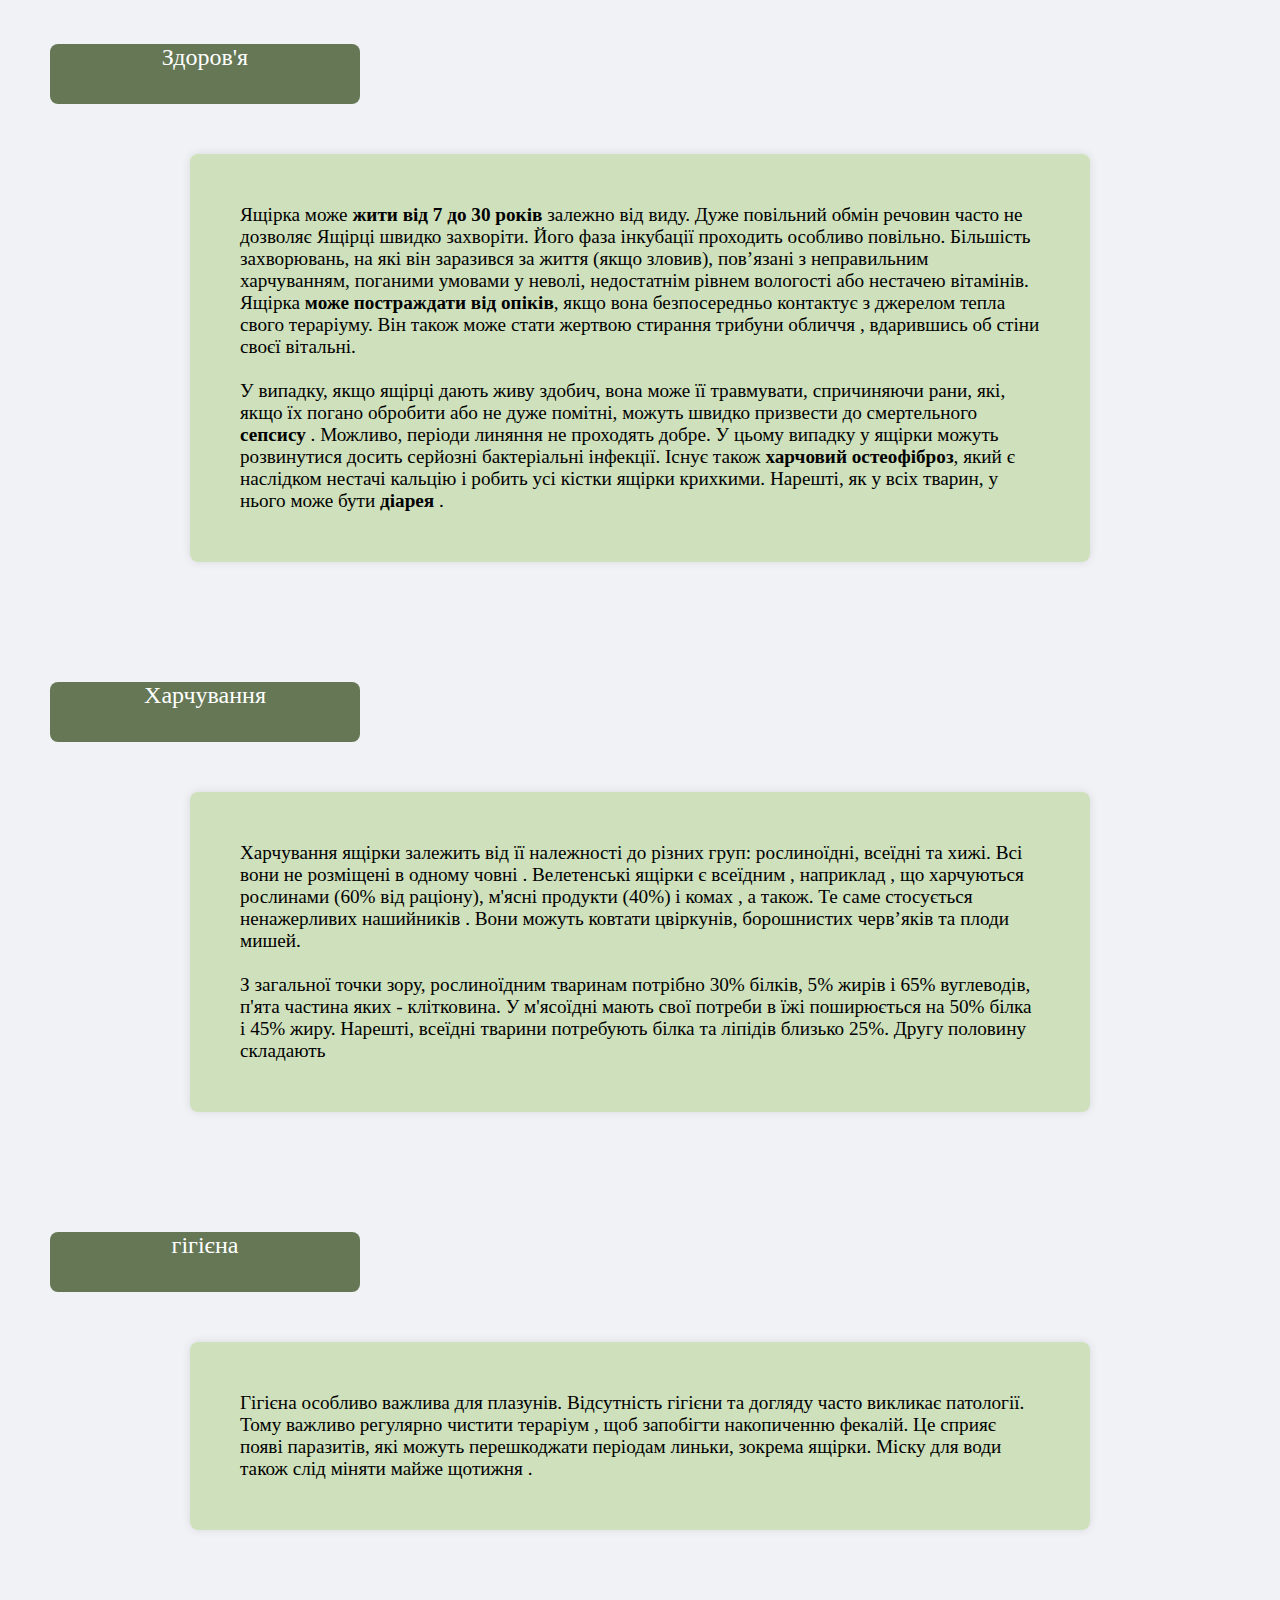
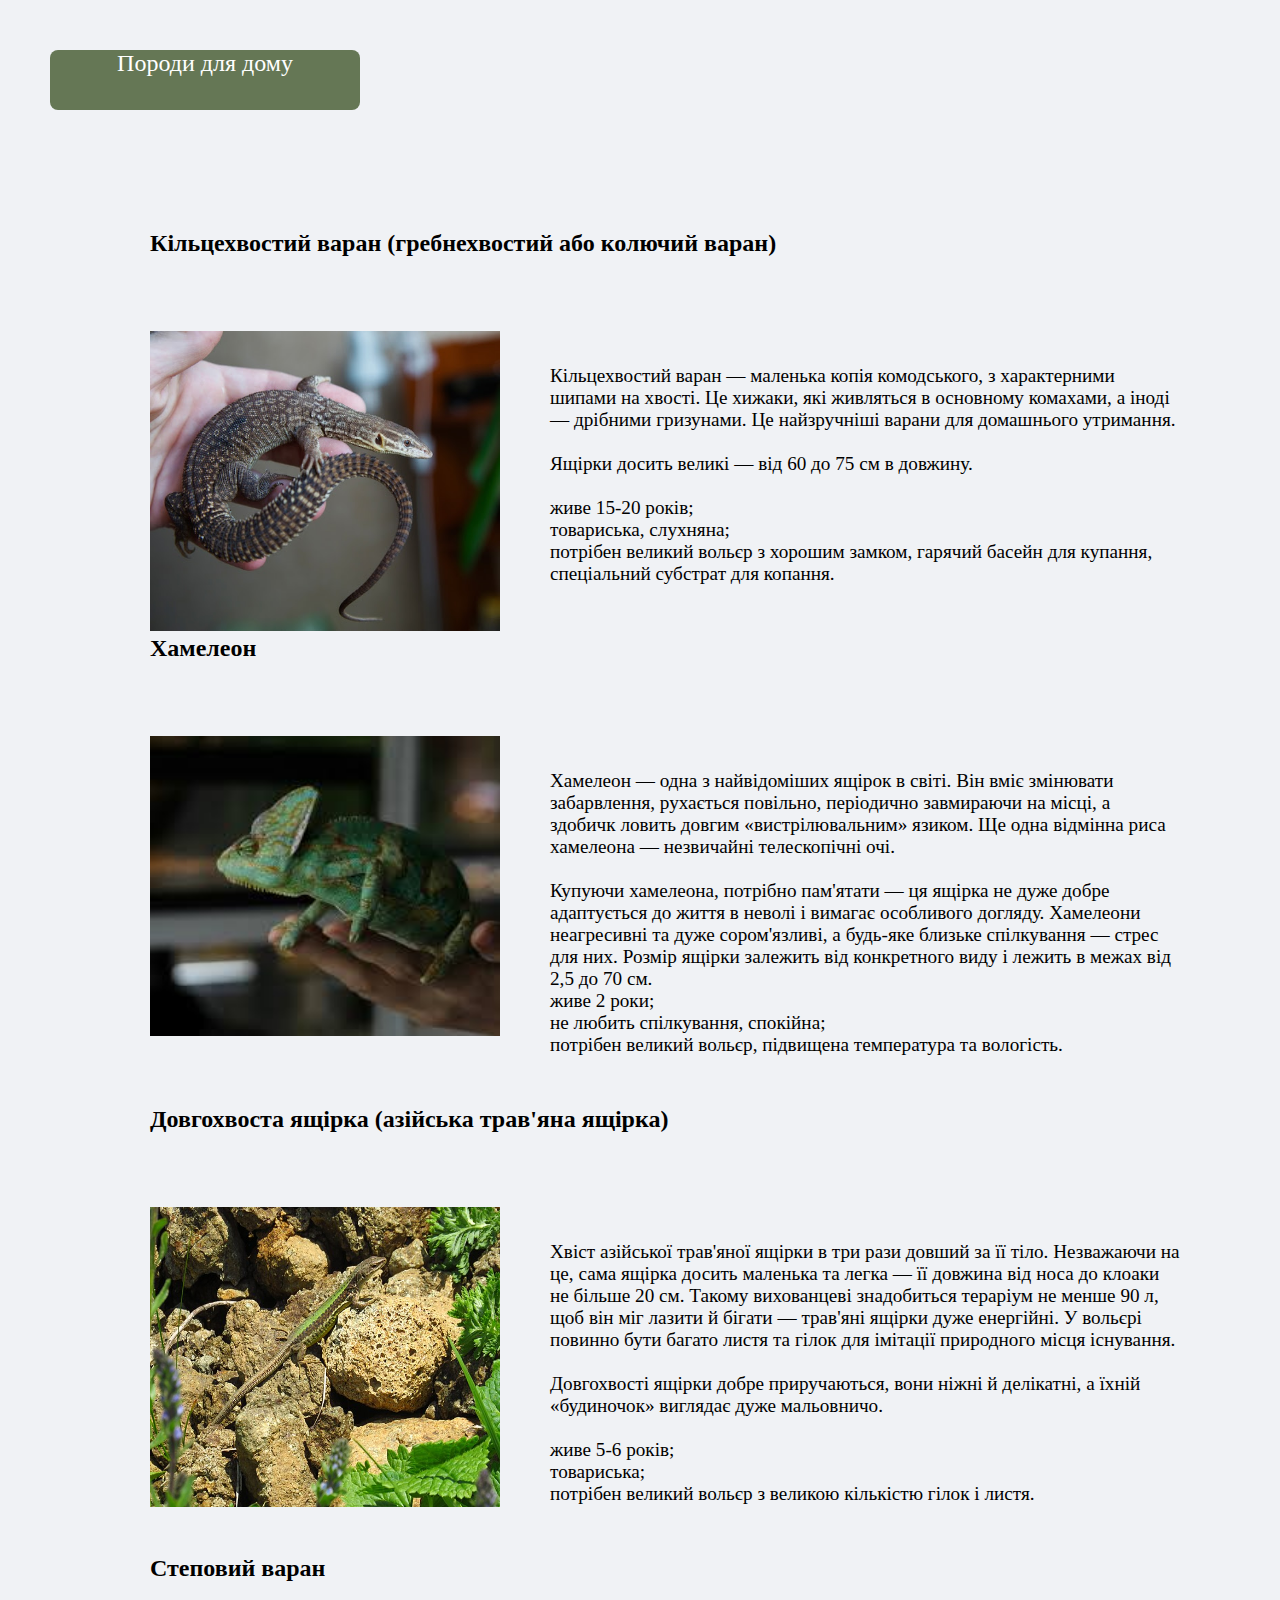
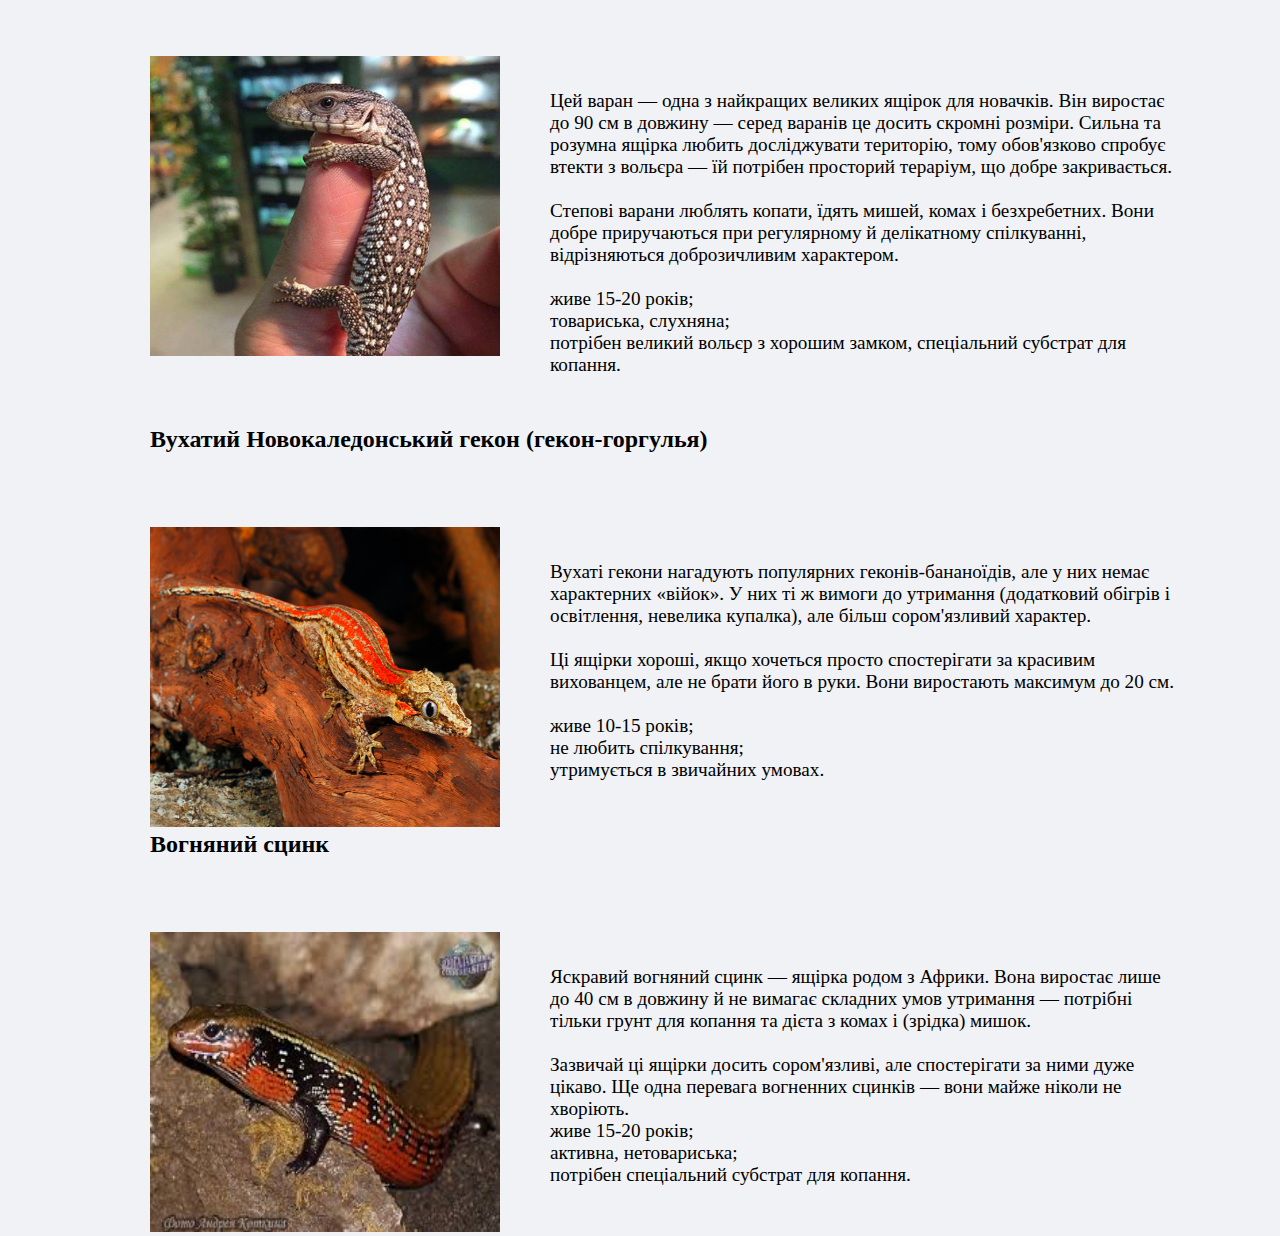
<file: lizard.html>
<!DOCTYPE html>
<html lang="en">
<head>
    <link rel="stylesheet" href="./index.html">
    <link rel="stylesheet" href="./lizaed.css">
    <meta charset="UTF-8">
    <meta name="viewport" content="width=device-width, initial-scale=1.0">
    <title>lizard</title>
</head>
<body>
    <div>
        <div class="header">
            <img src="./images/lizard/lizard-header.jpg" alt="">
            <p class="text-in-photo"> </p>
        </div>
        <div class="block-pov-dogs">
            <p class="ps-pov-lizard">Поведінка та характер</p>
        </div>
        <div>
            <p class="t-lizard">
                Не всі ці ящірки підходять для початківців. Вони, як правило, слухняні , не дуже агресивні , спокійні . З цими ящірками часто поводитися досить легко , без протидії опору, за умови, що приручення було зроблено належним чином. Вони часто цікаві плазуни і добре пристосовані до дітей . Менші, такі як ящірка з кільчастим горлом, дуже енергійні і стрибають, особливо для розваги.
                <br><br>Ящірка ідеально підходить для любителів тераріуму. Деякі види створені лише для початківців: австралійський бородатий дракон, леопардовий геккон, уромастикс, комірчаста ящірка, синьоязичний сцинк. Всі вони мають свої особливості. Деякі з них вищі за інші, наприклад, Уромастикс, який у зрілому віці може вирости до 70 см. Ящірка, як правило, насторожена і активна. Народившись у неволі (найчастіше), ця рептилія буде особливо слухняною.
                
                <br><br>Його приручення буде здійснено без труднощів. Домашня ящірка досить добре переносить ласки та поводження. За умови дотримання кроків у підході. Тривалість життя ящірки варіюється залежно від її виду. У той час як австралійський бородатий дракон і нашийник-ящірка можуть жити близько 8 років (до 10 років у рідкісних випадках), леопардовий геккон може досягти 20-річної позначки, тоді як синьоязичний сцинк може підійти до 30.</p>
        </div>
        <div><p class="fiz-lizard">Фізичні риси</p></div>
        <div><p class="t-fiz">Кожна Ящірка має свої фізичні особливості. Australian Blue Dragon є досить потужним , середнім розміром, і має великі клешні. Шипохвости є одним з найменших ящірок в своєму роді, вимірюючи максимум лише близько сорока сантиметрів. Він має кремезне тіло і своєю назвою зобов’язаний досить загостреному хвосту. Ще менше, ми знаходимо леопардового геккона , який рідко перевищує 25 см . У нього є сукня, що нагадує леопардову (жовта з чорними плямами), звідси і саме ця назва.

            <b>Collared Lizard</b> особливо живий і бачить його розмір трохи більше , ніж Leopard Gecko (близько тридцяти сантиметрів). Якщо вона схожа на ігуану, це не так, оскільки вона належить до сімейства Crotaphytidae. Самий великий з усіх тут є велетенські ящірки , яка може вирости до 70 см в довжину . Його тіло весь час вкрите лусочками, і він має особливість мати… блакитний язик, звідси і його назва.
            
            <br><b></b><b>Тіло:</b> масивне середнього розміру у австралійського бородатого дракона, досить кремезне з хвостом, де в Уромастиксі є кілька шипів. Леопардовий геккон дуже витягнутий, без реального розмежування між головою та самим тілом. Ящірка-комірець схожа на маленьку ігуану, не належачи до цієї родини. Його основна характеристика - наявність чорного коміра на шиї. Синьоязичний Скінк досить міцний, з досить довгим тілом, покритим великими лусочками.
            
            <b><br></b><b>Колір:</b> жовтий, досить блідий для австралійського бородатого дракона, Uromastyx має світло-бежевий до оранжевий колір шкіри і має деякі плями. Леопардовий геккон часто бежевий або жовтий з чорними цяточками. Основна сукня «Ящірки-комірця» - блакитно-блакитна, яка дрейфує до зеленого. Колір варіюється від бежевого до коричневого із зеленими плямами у Синьоязичного Сцинка.
            
            <br><br><b>Його голова:</b> австралійський бородатий дракон має велику трикутну голову, як і Уромастикс, з чорним зверху і більше помаранчевим по боках і знизу. Голова Ящірки-нашийника позначає решту його тіла, оскільки воно переважно жовте.
            
            <br><br><b>Його очі:</b> круглі, жовті та чорні для австралійського бородатого дракона. Очі Уромастиксу більш витягнуті, майже овальні, оранжеві та чорні. Рухомі повіки з вертикальною зіницею у леопардового геккона.
            
            <br><br><b>Хвіст:</b> загострений і колючий в Уромастиксі, більш покритий у Леопардового Геккона. Хвіст Ящірки-комірця прямий без найменшого жала.</p></div>
    </div>
    <div><p class="bl-live">Умови життя</p></div>
    <div><p class="t-live">Ящірка повинна мати можливість жити в просторі, пристосованому до її морфології та способу життя. Крім того, ящірка, як і всі плазуни, потребує дуже особливого клімату. Його тераріум повинен реагувати на свій біотоп . Єдина модифікація температури та гігрометрії може бути фатальною для цієї рептилії, яка живе більшу частину часу в пустелях, напівпустелях та тропічних регіонах.

        <br><br>Тераріум повинен бути боково відкритим для практичності. Однак слід подбати про те, щоб Ящірка не скористалася можливістю втекти. Її розмір повинен бути достатньо великим, щоб ящірка могла насолоджуватися 2 дуже чіткими температурними зонами : одна гаряча і одна холодна. Його поверхня, як правило, повинна відповідати розміру ящірки в 3 рази . Потім останні можуть еволюціонувати на різних ґрунтах: траві, піску або деревній трісці.
        
        <br><br>Що стосується температури тераріуму , її потрібно підтримувати, використовуючи, наприклад, нагрівальні мати або керамічні лампи. Термостат регулює все. Вологості для Лайзард часто варіюються між 50 і 80% . Існують також способи сприяти його зовнішньому вигляду через миску з водою, де рептилія просочиться сама, і поливаючи рослини. Загальніше, Ящірці знадобиться миска з водою, а також гілки, на які можна піднятися і погрітися.</p></div>
        <div><p class="bl-healthy">Здоров'я</p></div>
        <div><p class="t-healthy">Ящірка може <b>жити від 7 до 30 років</b> залежно від виду. Дуже повільний обмін речовин часто не дозволяє Ящірці швидко захворіти. Його фаза інкубації проходить особливо повільно. Більшість захворювань, на які він заразився за життя (якщо зловив), пов’язані з неправильним харчуванням, поганими умовами у неволі, недостатнім рівнем вологості або нестачею вітамінів. Ящірка <b>може постраждати від опіків</b>, якщо вона безпосередньо контактує з джерелом тепла свого тераріуму. Він також може стати жертвою стирання трибуни обличчя , вдарившись об стіни своєї вітальні.

            <br><br>У випадку, якщо ящірці дають живу здобич, вона може її травмувати, спричиняючи рани, які, якщо їх погано обробити або не дуже помітні, можуть швидко призвести до смертельного <b>сепсису</b> . Можливо, періоди линяння не проходять добре. У цьому випадку у ящірки можуть розвинутися досить серйозні бактеріальні інфекції. Існує також <b>харчовий остеофіброз</b>, який є наслідком нестачі кальцію і робить усі кістки ящірки крихкими. Нарешті, як у всіх тварин, у нього може бути <b>діарея</b> .</p></div>
        <div><p class="bl-food">Харчування</p></div>
        <div><p class="t-food">Харчування ящірки залежить від її належності до різних груп: рослиноїдні, всеїдні та хижі. Всі вони не розміщені в одному човні . Велетенські ящірки є всеїдним , наприклад , що харчуються рослинами (60% від раціону), м'ясні продукти (40%) і комах , а також. Те саме стосується ненажерливих нашийників . Вони можуть ковтати цвіркунів, борошнистих черв’яків та плоди мишей.

            <br><br>З загальної точки зору, рослиноїдним тваринам потрібно 30% білків, 5% жирів і 65% вуглеводів, п'ята частина яких - клітковина. У м'ясоїдні мають свої потреби в їжі поширюється на 50% білка і 45% жиру. Нарешті, всеїдні тварини потребують білка та ліпідів близько 25%. Другу половину складають</p></div>
        <div><p class="bl-g">гігієна
        </p></div>
        <div><p class="t-g">Гігієна особливо важлива для плазунів. Відсутність гігієни та догляду часто викликає патології. Тому важливо регулярно чистити тераріум , щоб запобігти накопиченню фекалій. Це сприяє появі паразитів, які можуть перешкоджати періодам линьки, зокрема ящірки. Міску для води також слід міняти майже щотижня .</p></div>
        <div><p class="bl-p">Породи для дому</p></div>
        <div class="div-porodu">
            <div>
                <p class="n-k-varan">Кільцехвостий варан (гребнехвостий або колючий варан)</p>
                <img src="./images/lizard/k-varan.jpg" alt="" class="p-k-varan">
                <p class="t-k-varan">Кільцехвостий варан — маленька копія комодського, з характерними шипами на хвості. Це хижаки, які живляться в основному комахами, а іноді — дрібними гризунами. Це найзручніші варани для домашнього утримання.
    
                    <br><br>Ящірки досить великі — від 60 до 75 см в довжину.
                    
                    <br><br>живе 15-20 років;
                    <br>товариська, слухняна;
                    <br>потрібен великий вольєр з хорошим замком, гарячий басейн для купання, спеціальний субстрат для копання.</p>
            </div>
            <div>
                <p class="n-h">Хамелеон</p>
                <img src="./images/lizard/hameleon.jpg" alt="" class="p-h">
                <p class="t-h">Хамелеон — одна з найвідоміших ящірок в світі. Він вміє змінювати забарвлення, рухається повільно, періодично завмираючи на місці, а здобичк ловить довгим «вистрілювальним» язиком. Ще одна відмінна риса хамелеона — незвичайні телескопічні очі.

                    <br><br>Купуючи хамелеона, потрібно пам'ятати — ця ящірка не дуже добре адаптується до життя в неволі і вимагає особливого догляду. Хамелеони неагресивні та дуже сором'язливі, а будь-яке близьке спілкування — стрес для них. Розмір ящірки залежить від конкретного виду і лежить в межах від 2,5 до 70 см.
                    
                    <br>живе 2 роки;
                    <br>не любить спілкування, спокійна;
                    <br>потрібен великий вольєр, підвищена температура та вологість.</p>
            </div>
            <div>
                <p class="n-dovgo-h"> Довгохвоста ящірка (азійська трав'яна ящірка)</p>
                <img src="./images/lizard/dovgo-h.jpg" alt="" class="p-dovgo-h">
                <p class="t-dovgo-h">Хвіст азійської трав'яної ящірки в три рази довший за її тіло. Незважаючи на це, сама ящірка досить маленька та легка — її довжина від носа до клоаки не більше 20 см. Такому вихованцеві знадобиться тераріум не менше 90 л, щоб він міг лазити й бігати — трав'яні ящірки дуже енергійні. У вольєрі повинно бути багато листя та гілок для імітації природного місця існування.

                    <br><br>Довгохвості ящірки добре приручаються, вони ніжні й делікатні, а їхній «будиночок» виглядає дуже мальовничо.
                    
                    <br><br>живе 5-6 років;
                    <br>товариська;
                    <br>потрібен великий вольєр з великою кількістю гілок і листя.</p>
            </div>
            <div>
                <p class="n-st-varan">Степовий варан</p>
                <img src="./images/lizard/st-varan.png" alt="" class="p-st-varan">
                <p class="t-st-varan">Цей варан — одна з найкращих великих ящірок для новачків. Він виростає до 90 см в довжину — серед варанів це досить скромні розміри. Сильна та розумна ящірка любить досліджувати територію, тому обов'язково спробує втекти з вольєра — їй потрібен просторий тераріум, що добре закривається.

                    <br><br>Степові варани люблять копати, їдять мишей, комах і безхребетних. Вони добре приручаються при регулярному й делікатному спілкуванні, відрізняються доброзичливим характером.
                    
                    <br><br>живе 15-20 років;
                    <br>товариська, слухняна;
                    <br>потрібен великий вольєр з хорошим замком, спеціальний субстрат для копання.</p>
            </div>
            <div>
                <p class="n-vyh"> Вухатий Новокаледонський гекон (гекон-горгулья)</p>
                <img src="./images/lizard/vyhatuy.jpg" alt="" class="p-vyh">
                <p class="t-vyh">Вухаті гекони нагадують популярних геконів-бананоїдів, але у них немає характерних «війок». У них ті ж вимоги до утримання (додатковий обігрів і освітлення, невелика купалка), але більш сором'язливий характер.

                    <br><br>Ці ящірки хороші, якщо хочеться просто спостерігати за красивим вихованцем, але не брати його в руки. Вони виростають максимум до 20 см.
                    
                    <br><br>живе 10-15 років;
                    <br>не любить спілкування;
                    <br>утримується в звичайних умовах.</p>
            </div>
            <div>
                <p class="n-snuk"> Вогняний сцинк</p>
                <img src="./images/lizard/snuk.jpg" alt="" class="p-snuk">
                <p class="t-snuk">Яскравий вогняний сцинк — ящірка родом з Африки. Вона виростає лише до 40 см в довжину й не вимагає складних умов утримання — потрібні тільки грунт для копання та дієта з комах і (зрідка) мишок.

                    <br><br>Зазвичай ці ящірки досить сором'язливі, але спостерігати за ними дуже цікаво. Ще одна перевага вогненних сцинків — вони майже ніколи не хворіють.
                    
                    <br>живе 15-20 років;
                    <br>активна, нетовариська;
                    <br>потрібен спеціальний субстрат для копання.</p>
            </div>
        </div>
    </body>
</html>
</file>
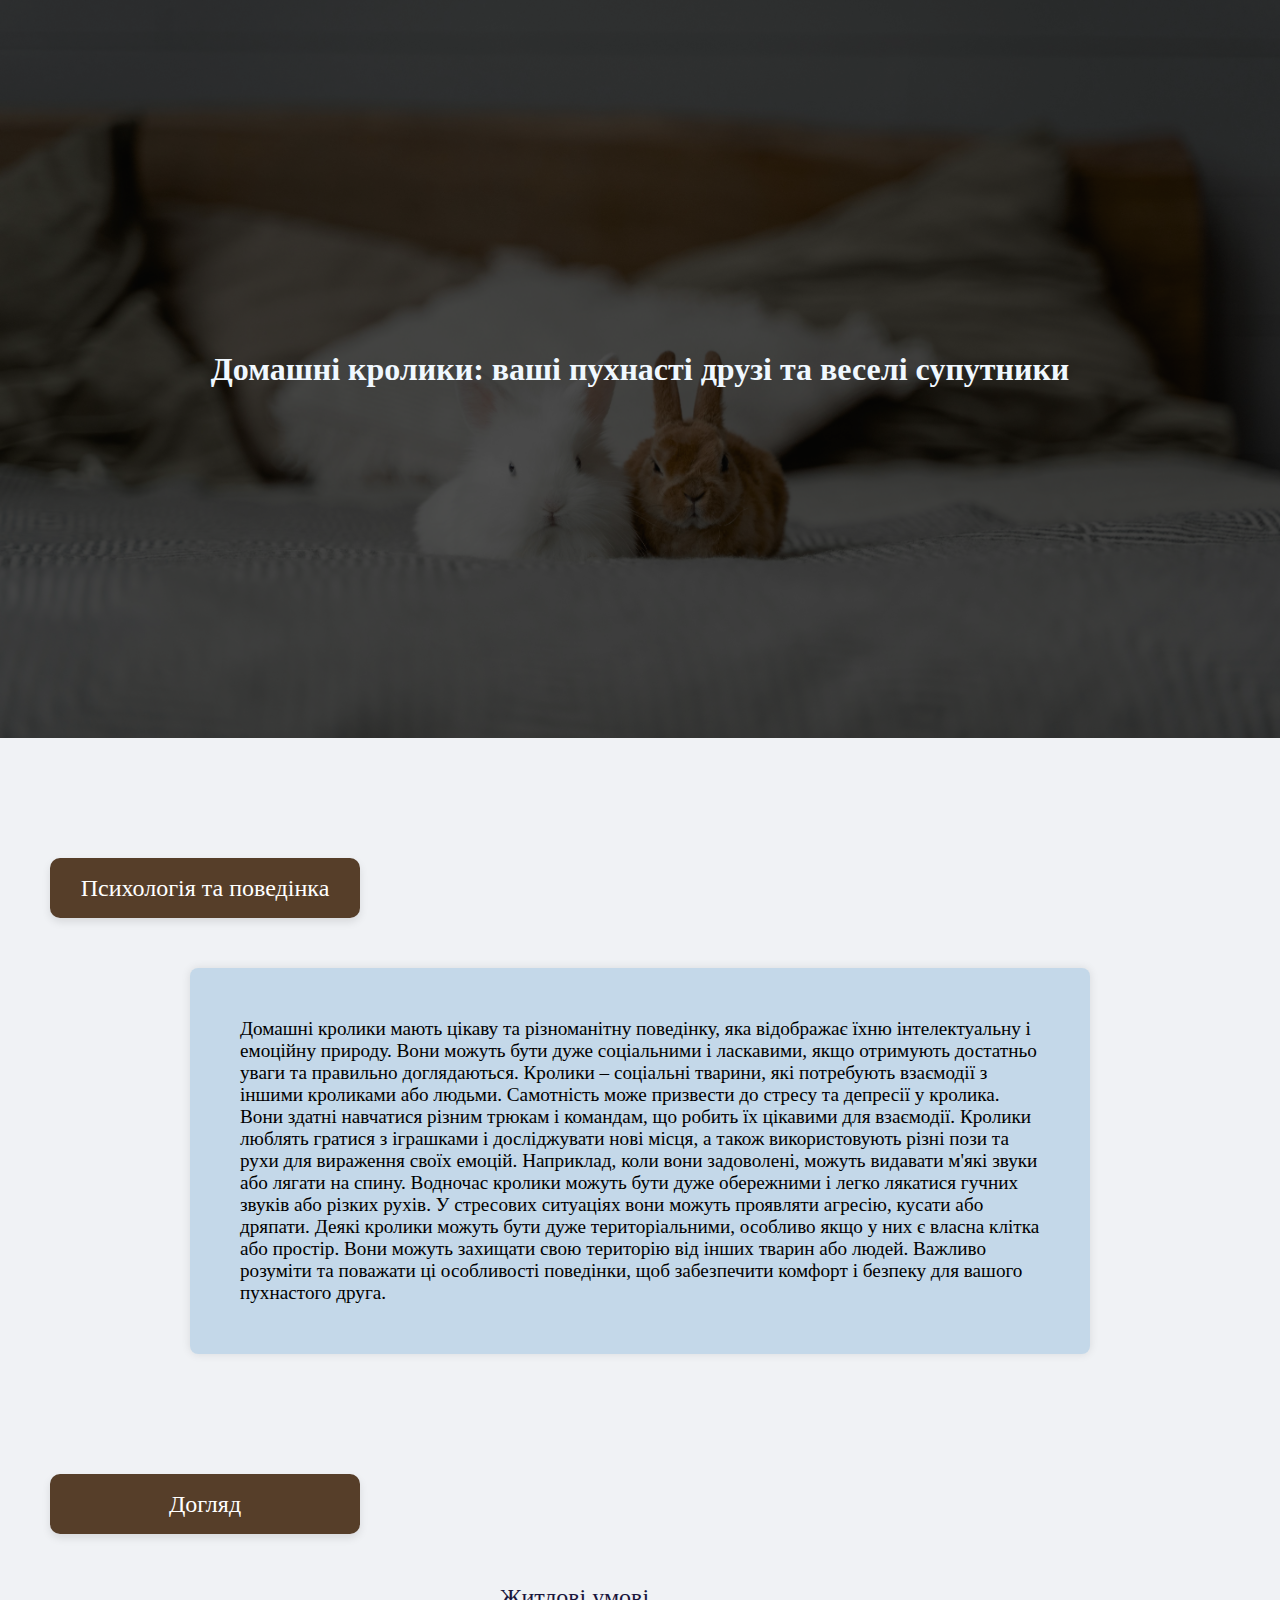
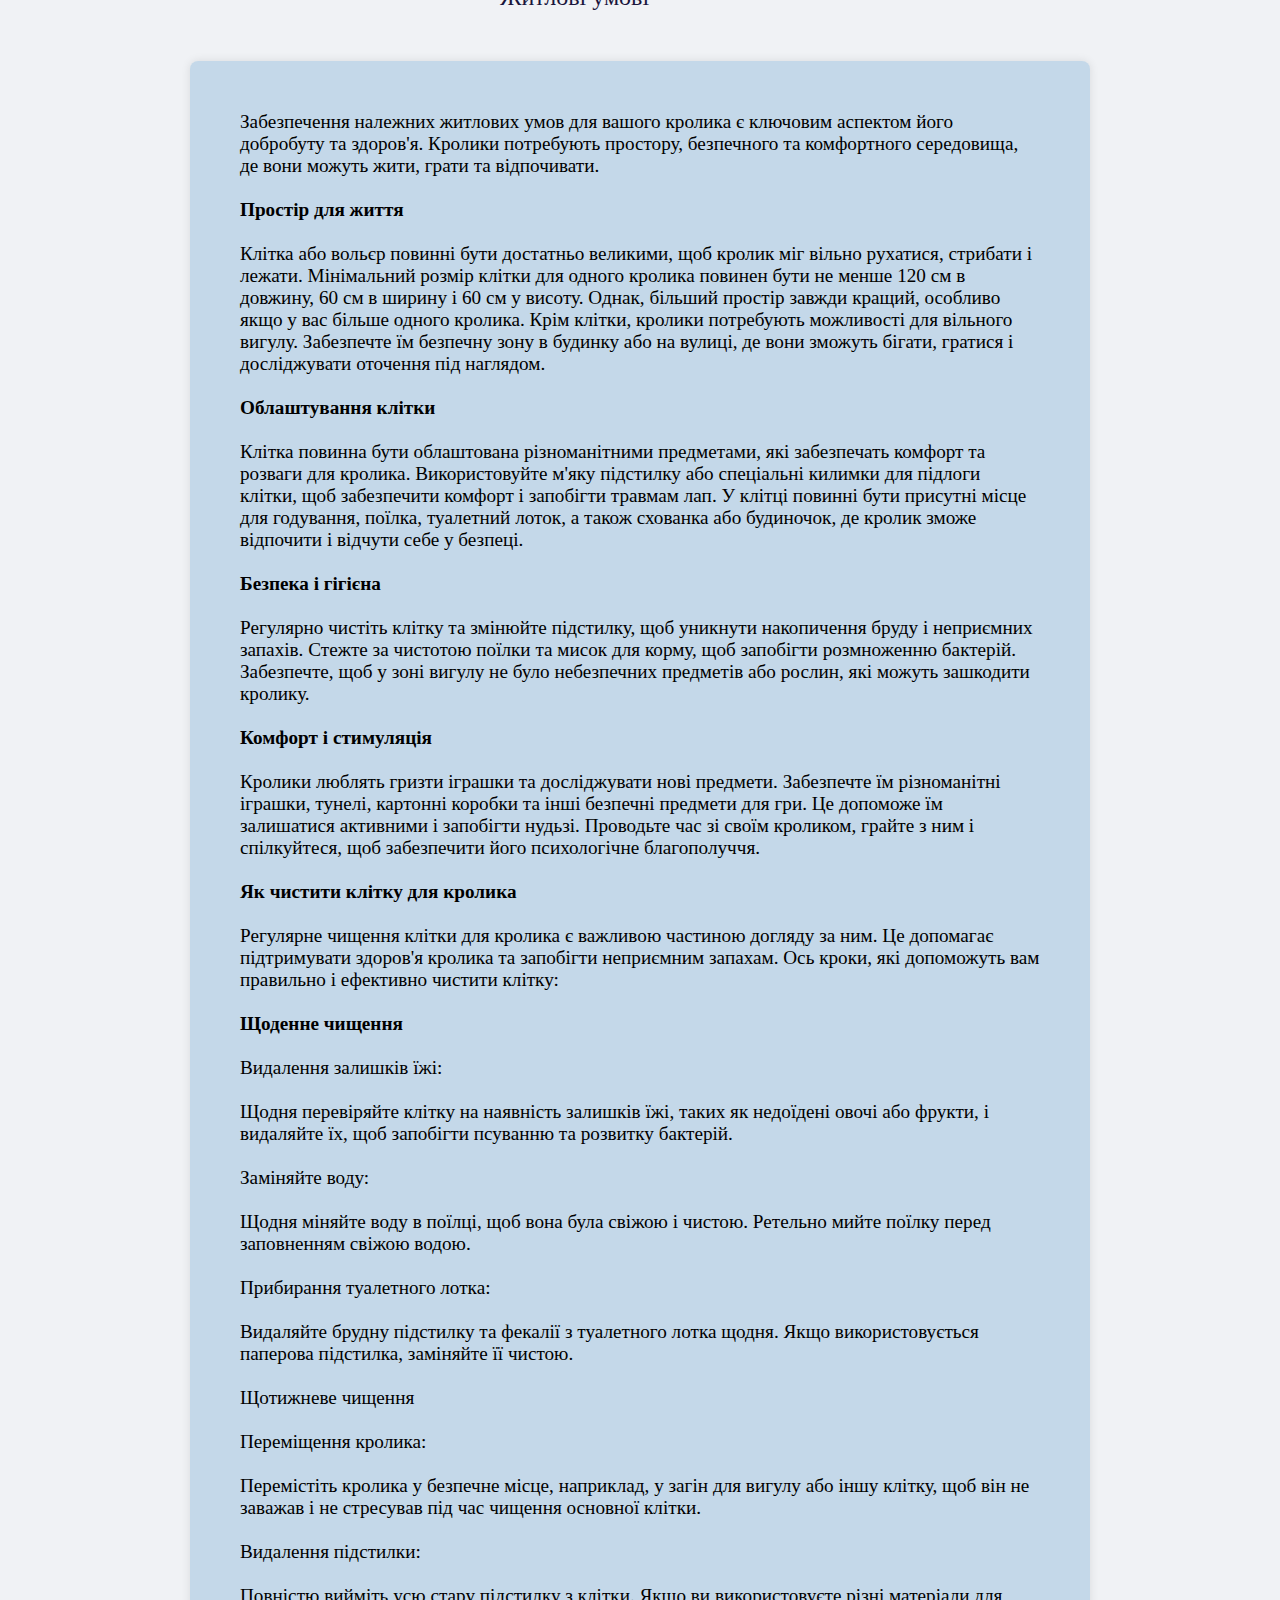
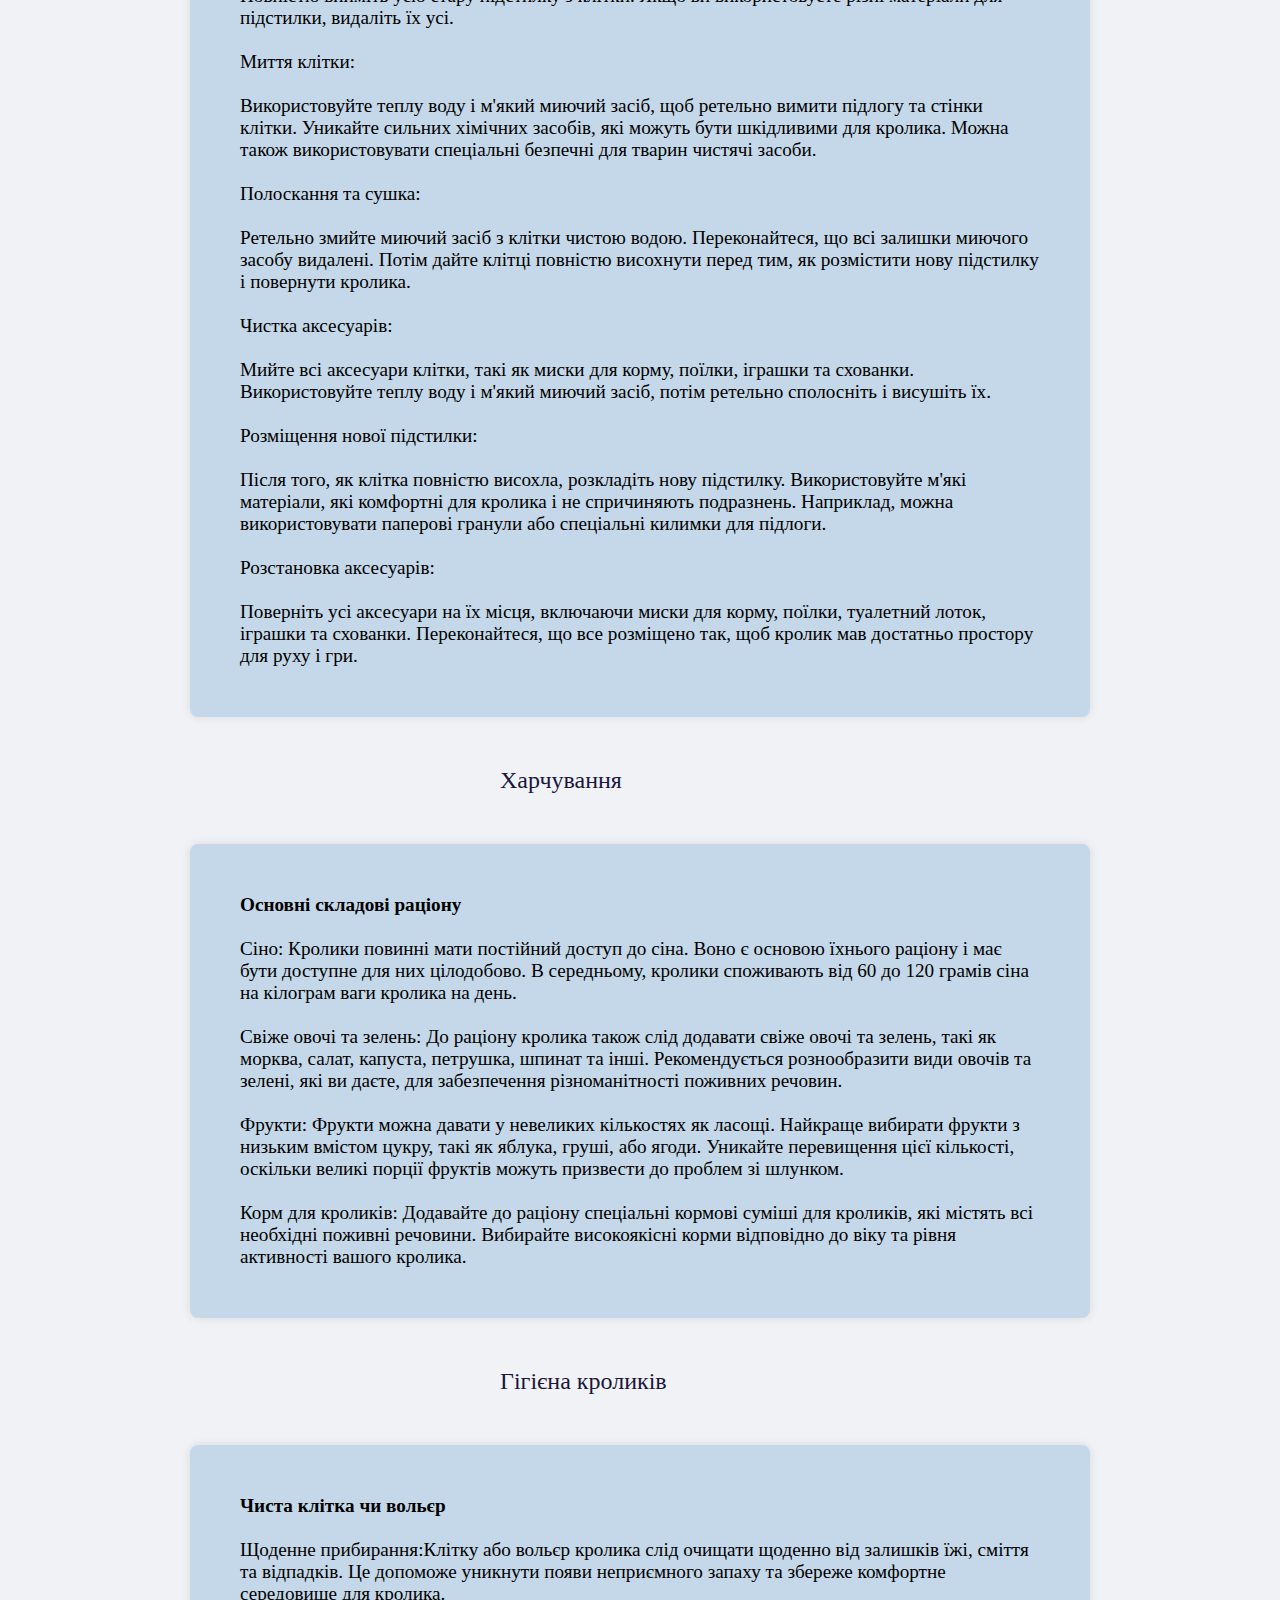
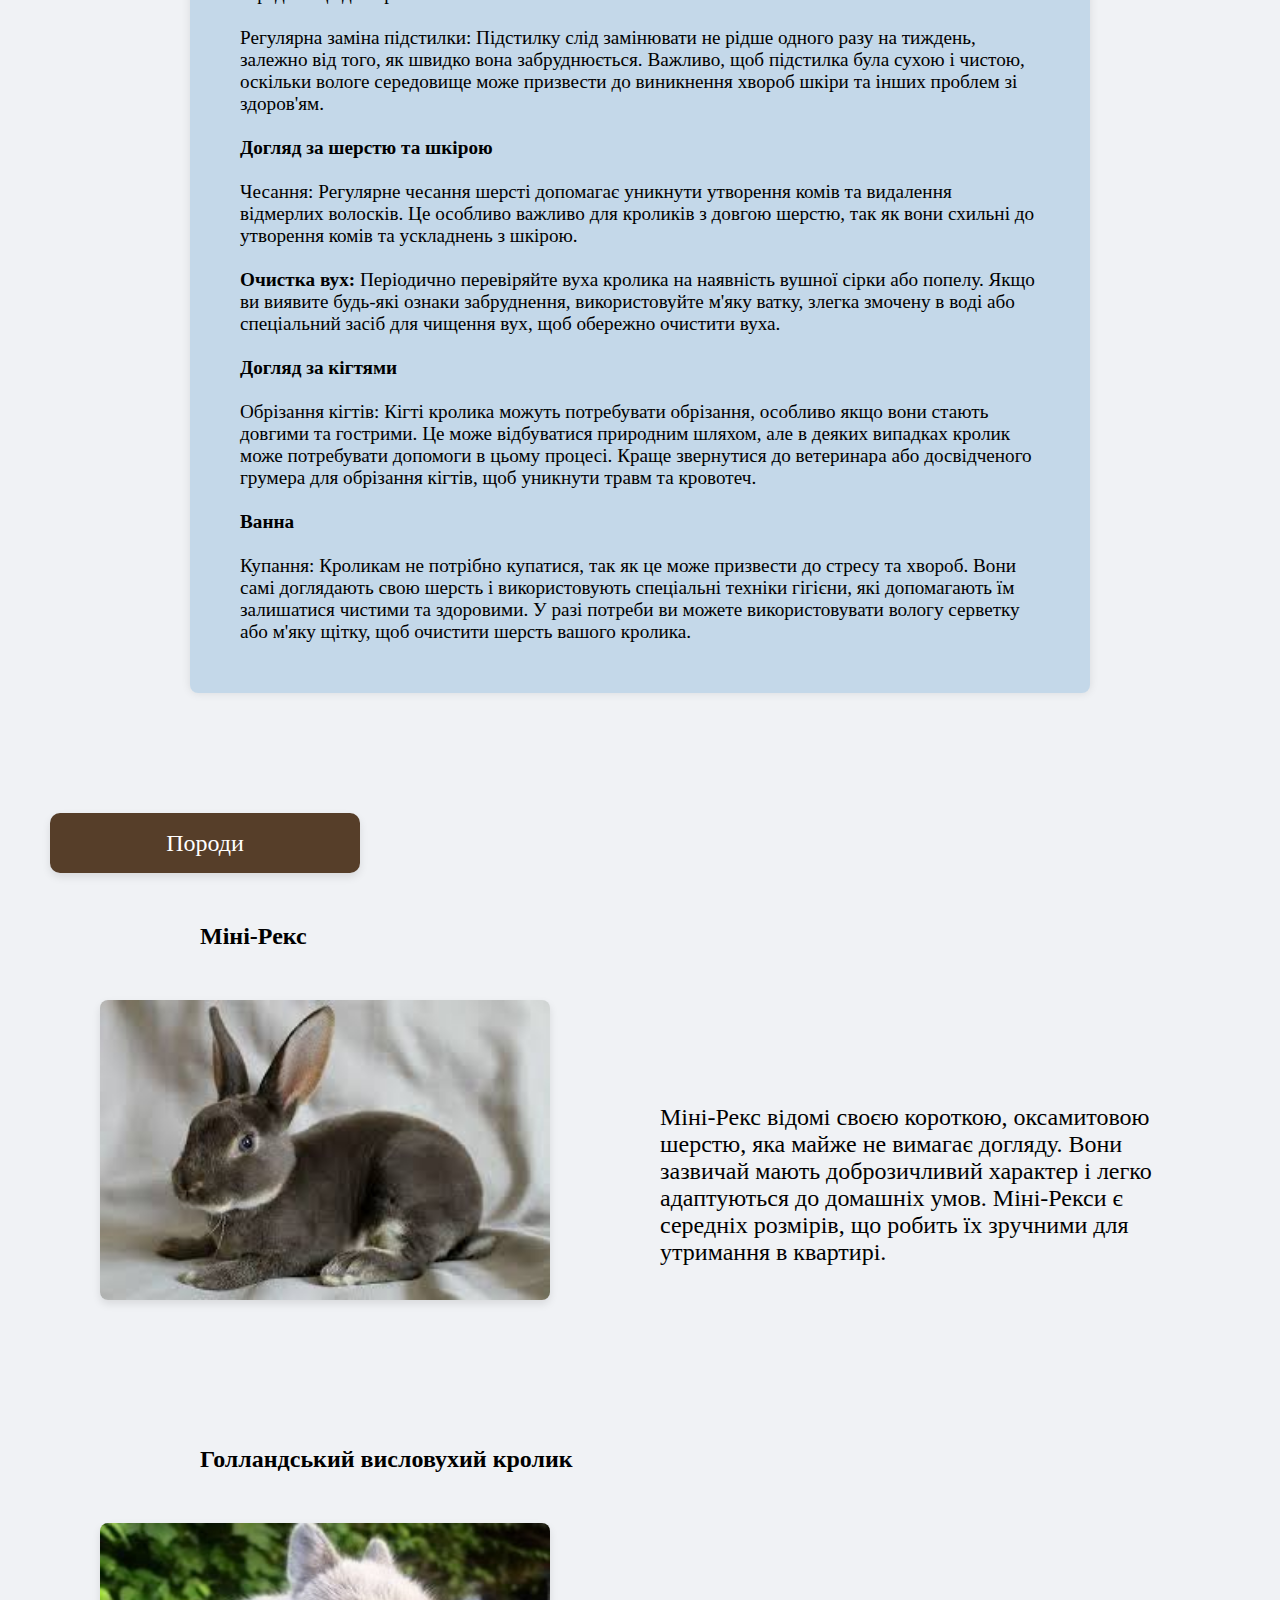
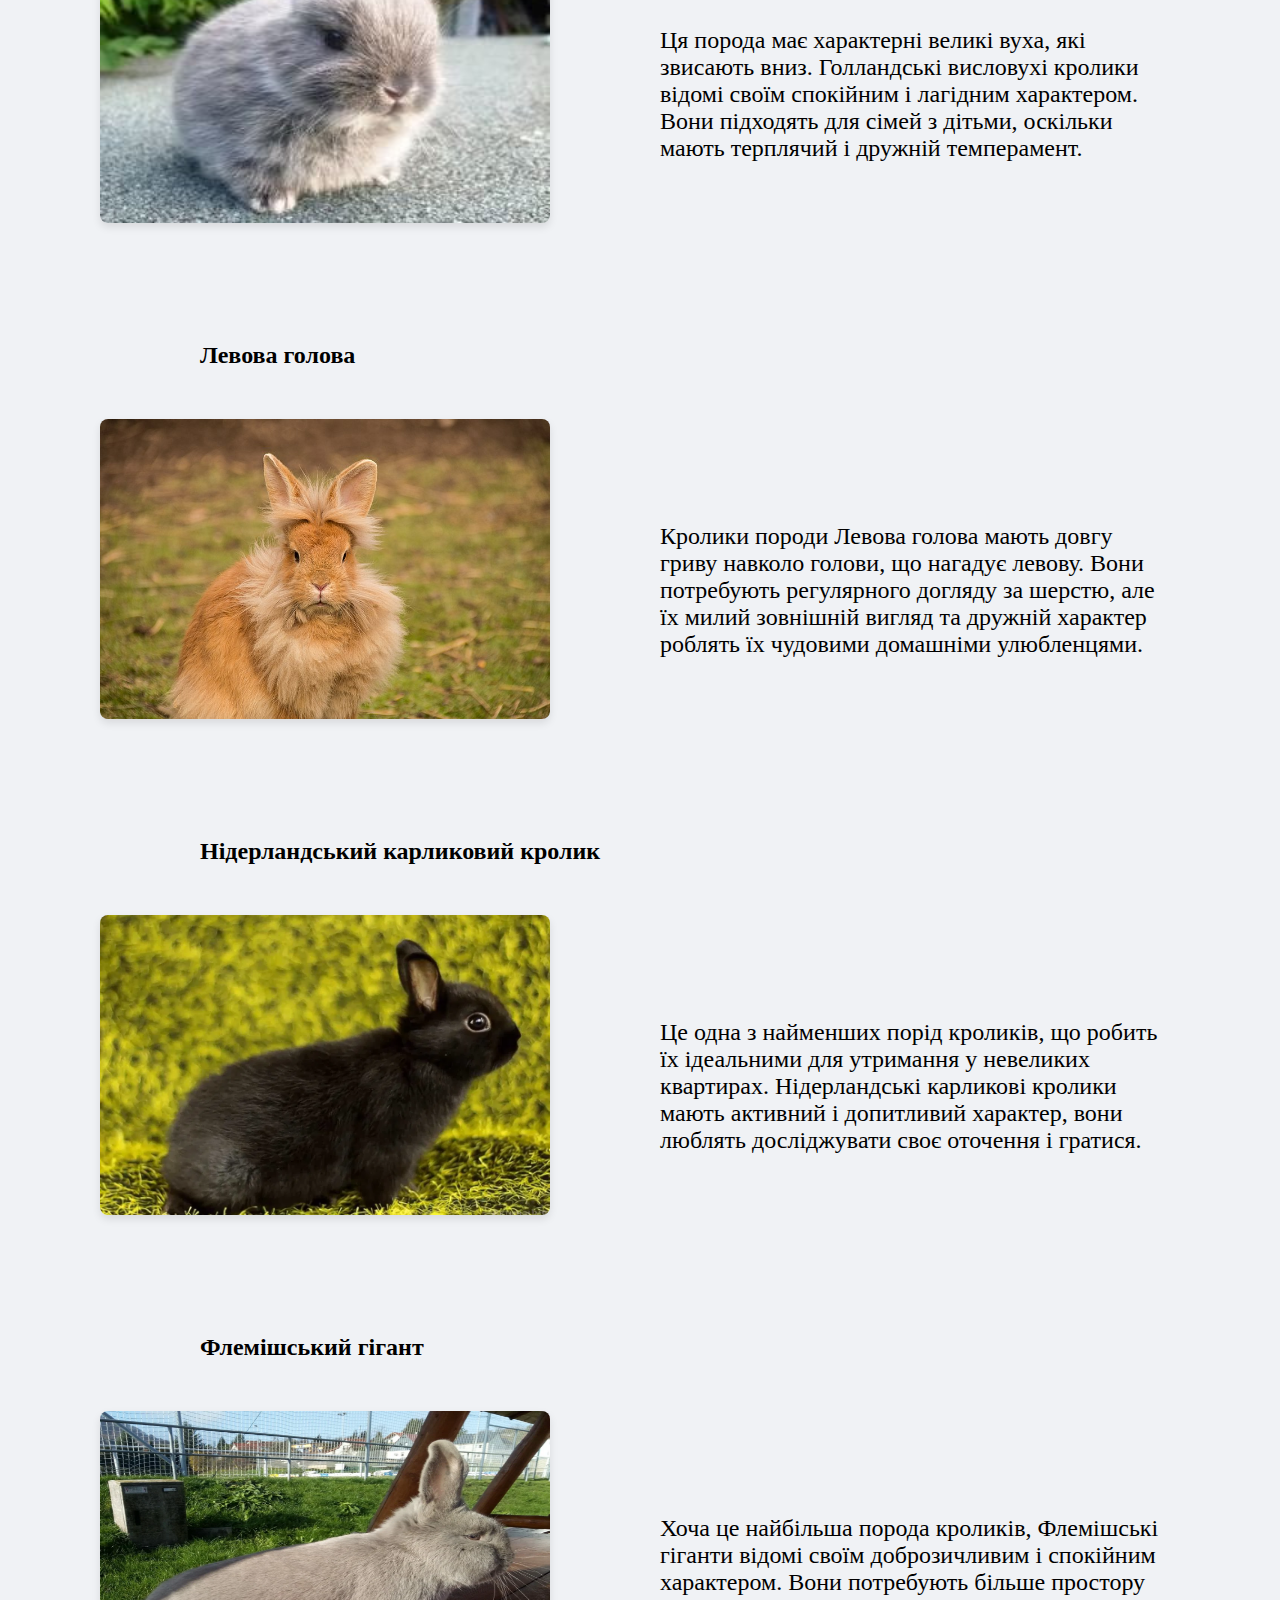
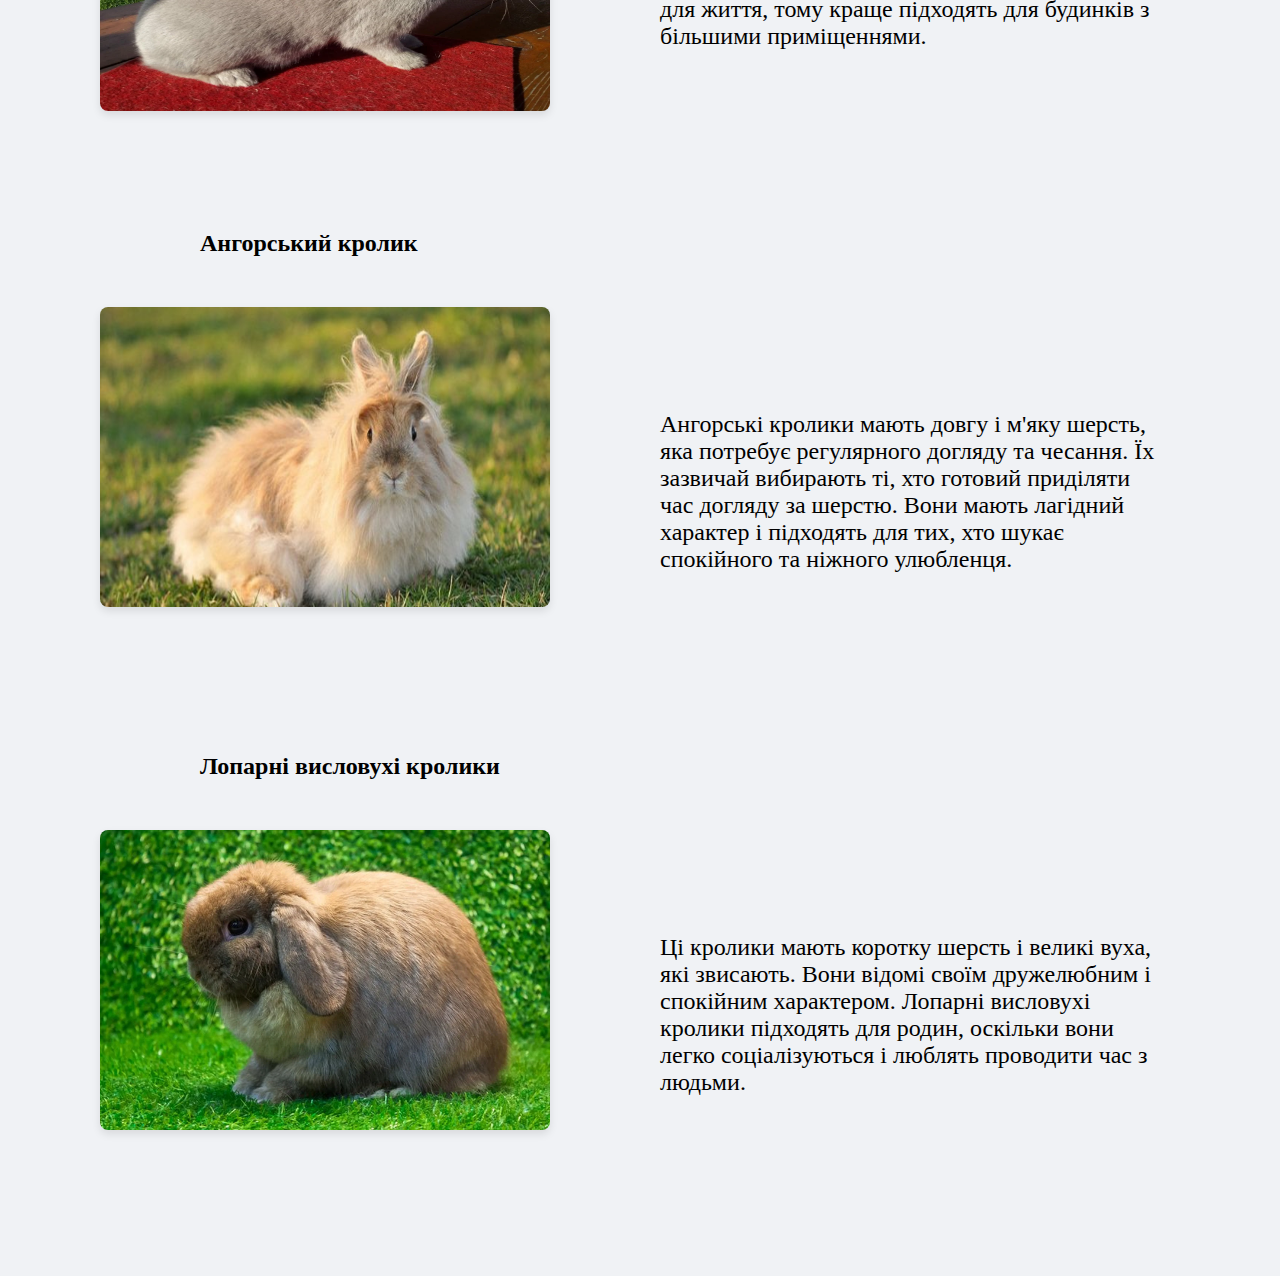
<file: rabbits.html>
<!DOCTYPE html>
<html lang="en">
<head>
    <link rel="stylesheet" href="./index.html">
    <link rel="stylesheet" href="./rabbits.css">
    <meta charset="UTF-8">
    <meta name="viewport" content="width=device-width, initial-scale=1.0">
    <title>rabbits</title>
</head>
<body>
    <div class="intro">
        <div class="div-video">
             <img src="./images/background_phone/rabbits-back.jpg" alt="" class="video-one">>
        </div>
        <div class="container">
            <div class="intro-content">
                <h1 class="intro-title">Домашні кролики: ваші пухнасті друзі та веселі супутники</h1>
            </div>
        </div>
    </div>
    <div>
        <p class="bl-ps">Психологія та поведінка</p>
        <p class="ab-ps">
            Домашні кролики мають цікаву та різноманітну поведінку, яка відображає їхню інтелектуальну і емоційну природу. Вони можуть бути дуже соціальними і ласкавими, якщо отримують достатньо уваги та правильно доглядаються. Кролики – соціальні тварини, які потребують взаємодії з іншими кроликами або людьми. Самотність може призвести до стресу та депресії у кролика. Вони здатні навчатися різним трюкам і командам, що робить їх цікавими для взаємодії. Кролики люблять гратися з іграшками і досліджувати нові місця, а також використовують різні пози та рухи для вираження своїх емоцій. Наприклад, коли вони задоволені, можуть видавати м'які звуки або лягати на спину. Водночас кролики можуть бути дуже обережними і легко лякатися гучних звуків або різких рухів. У стресових ситуаціях вони можуть проявляти агресію, кусати або дряпати. Деякі кролики можуть бути дуже територіальними, особливо якщо у них є власна клітка або простір. Вони можуть захищати свою територію від інших тварин або людей. Важливо розуміти та поважати ці особливості поведінки, щоб забезпечити комфорт і безпеку для вашого пухнастого друга.
        </p>
    </div>
    <div>
        <p class="bl-d">Догляд</p>
        <p class="v-d">Житлові умові</p>
        <p class="ab-d">Забезпечення належних житлових умов для вашого кролика є ключовим аспектом його добробуту та здоров'я. Кролики потребують простору, безпечного та комфортного середовища, де вони можуть жити, грати та відпочивати.

            <br><br><b>Простір для життя</b>
            <br><br>Клітка або вольєр повинні бути достатньо великими, щоб кролик міг вільно рухатися, стрибати і лежати. Мінімальний розмір клітки для одного кролика повинен бути не менше 120 см в довжину, 60 см в ширину і 60 см у висоту. Однак, більший простір завжди кращий, особливо якщо у вас більше одного кролика. Крім клітки, кролики потребують можливості для вільного вигулу. Забезпечте їм безпечну зону в будинку або на вулиці, де вони зможуть бігати, гратися і досліджувати оточення під наглядом.
            
            <br><br><b>Облаштування клітки</b>
            <br><br>Клітка повинна бути облаштована різноманітними предметами, які забезпечать комфорт та розваги для кролика. Використовуйте м'яку підстилку або спеціальні килимки для підлоги клітки, щоб забезпечити комфорт і запобігти травмам лап. У клітці повинні бути присутні місце для годування, поїлка, туалетний лоток, а також схованка або будиночок, де кролик зможе відпочити і відчути себе у безпеці.
            
          <br><br><b>  Безпека і гігієна</b>
            <br><br>Регулярно чистіть клітку та змінюйте підстилку, щоб уникнути накопичення бруду і неприємних запахів. Стежте за чистотою поїлки та мисок для корму, щоб запобігти розмноженню бактерій. Забезпечте, щоб у зоні вигулу не було небезпечних предметів або рослин, які можуть зашкодити кролику.
            
        <br><br><b>    Комфорт і стимуляція</b>
            <br><br>Кролики люблять гризти іграшки та досліджувати нові предмети. Забезпечте їм різноманітні іграшки, тунелі, картонні коробки та інші безпечні предмети для гри. Це допоможе їм залишатися активними і запобігти нудьзі. Проводьте час зі своїм кроликом, грайте з ним і спілкуйтеся, щоб забезпечити його психологічне благополуччя.
            
            <br><br><b>Як чистити клітку для кролика</b>
            <br><br>Регулярне чищення клітки для кролика є важливою частиною догляду за ним. Це допомагає підтримувати здоров'я кролика та запобігти неприємним запахам. Ось кроки, які допоможуть вам правильно і ефективно чистити клітку:
            
           <br><br><b>Щоденне чищення</b> 
            <br><br>Видалення залишків їжі:
            <br><br>Щодня перевіряйте клітку на наявність залишків їжі, таких як недоїдені овочі або фрукти, і видаляйте їх, щоб запобігти псуванню та розвитку бактерій.
            
            <br><br>Заміняйте воду:
            <br><br>Щодня міняйте воду в поїлці, щоб вона була свіжою і чистою. Ретельно мийте поїлку перед заповненням свіжою водою.
            
            <br><br>Прибирання туалетного лотка:
            <br><br>Видаляйте брудну підстилку та фекалії з туалетного лотка щодня. Якщо використовується паперова підстилка, заміняйте її чистою.
            
            <br><br>Щотижневе чищення
            <br><br>Переміщення кролика:
            <br><br>Перемістіть кролика у безпечне місце, наприклад, у загін для вигулу або іншу клітку, щоб він не заважав і не стресував під час чищення основної клітки.
            
            <br><br>Видалення підстилки:
            <br><br>Повністю вийміть усю стару підстилку з клітки. Якщо ви використовуєте різні матеріали для підстилки, видаліть їх усі.
            
            <br><br>Миття клітки:
            <br><br>Використовуйте теплу воду і м'який миючий засіб, щоб ретельно вимити підлогу та стінки клітки. Уникайте сильних хімічних засобів, які можуть бути шкідливими для кролика. Можна також використовувати спеціальні безпечні для тварин чистячі засоби.
            
            <br><br>Полоскання та сушка:
            <br><br>Ретельно змийте миючий засіб з клітки чистою водою. Переконайтеся, що всі залишки миючого засобу видалені. Потім дайте клітці повністю висохнути перед тим, як розмістити нову підстилку і повернути кролика.
            
            <br><br>Чистка аксесуарів:
            <br><br> Мийте всі аксесуари клітки, такі як миски для корму, поїлки, іграшки та схованки. Використовуйте теплу воду і м'який миючий засіб, потім ретельно сполосніть і висушіть їх.
            
            <br><br>Розміщення нової підстилки:
            <br><br>Після того, як клітка повністю висохла, розкладіть нову підстилку. Використовуйте м'які матеріали, які комфортні для кролика і не спричиняють подразнень. Наприклад, можна використовувати паперові гранули або спеціальні килимки для підлоги.
            
            <br><br>Розстановка аксесуарів:
            <br><br>Поверніть усі аксесуари на їх місця, включаючи миски для корму, поїлки, туалетний лоток, іграшки та схованки. Переконайтеся, що все розміщено так, щоб кролик мав достатньо простору для руху і гри.</p>
        </div>
        <div>
            <p class="v-f">Харчування
            </p>
            <p class="ab-f"><b>Основні складові раціону</b>
                <br><br>Сіно: Кролики повинні мати постійний доступ до сіна. Воно є основою їхнього раціону і має бути доступне для них цілодобово. В середньому, кролики споживають від 60 до 120 грамів сіна на кілограм ваги кролика на день.
                
                <br><br>   Свіже овочі та зелень: До раціону кролика також слід додавати свіже овочі та зелень, такі як морква, салат, капуста, петрушка, шпинат та інші. Рекомендується рознообразити види овочів та зелені, які ви даєте, для забезпечення різноманітності поживних речовин.
                
                <br><br> Фрукти: Фрукти можна давати у невеликих кількостях як ласощі. Найкраще вибирати фрукти з низьким вмістом цукру, такі як яблука, груші, або ягоди. Уникайте перевищення цієї кількості, оскільки великі порції фруктів можуть призвести до проблем зі шлунком.
                
                <br><br>Корм для кроликів: Додавайте до раціону спеціальні кормові суміші для кроликів, які містять всі необхідні поживні речовини. Вибирайте високоякісні корми відповідно до віку та рівня активності вашого кролика.</p>
        </div>
        <div>
            <p class="v-g">Гігієна кроликів</p>
            <p class="ab-g"> <b>Чиста клітка чи вольєр</b>
                <br><br>Щоденне прибирання:Клітку або вольєр кролика слід очищати щоденно від залишків їжі, сміття та відпадків. Це допоможе уникнути появи неприємного запаху та збереже комфортне середовище для кролика.
                
               <br><br>Регулярна заміна підстилки: Підстилку слід замінювати не рідше одного разу на тиждень, залежно від того, як швидко вона забруднюється. Важливо, щоб підстилка була сухою і чистою, оскільки вологе середовище може призвести до виникнення хвороб шкіри та інших проблем зі здоров'ям.
                
                <br><br><b>Догляд за шерстю та шкірою</b>
                <br><br>Чесання: Регулярне чесання шерсті допомагає уникнути утворення комів та видалення відмерлих волосків. Це особливо важливо для кроликів з довгою шерстю, так як вони схильні до утворення комів та ускладнень з шкірою.
                
                <br><br><b>Очистка вух:</b> Періодично перевіряйте вуха кролика на наявність вушної сірки або попелу. Якщо ви виявите будь-які ознаки забруднення, використовуйте м'яку ватку, злегка змочену в воді або спеціальний засіб для чищення вух, щоб обережно очистити вуха.
                
                <br><br><b>Догляд за кігтями</b>
                <br><br>Обрізання кігтів: Кігті кролика можуть потребувати обрізання, особливо якщо вони стають довгими та гострими. Це може відбуватися природним шляхом, але в деяких випадках кролик може потребувати допомоги в цьому процесі. Краще звернутися до ветеринара або досвідченого грумера для обрізання кігтів, щоб уникнути травм та кровотеч.
                <br><br><b>Ванна</b>
                <br><br>Купання: Кроликам не потрібно купатися, так як це може призвести до стресу та хвороб. Вони самі доглядають свою шерсть і використовують спеціальні техніки гігієни, які допомагають їм залишатися чистими та здоровими. У разі потреби ви можете використовувати вологу серветку або м'яку щітку, щоб очистити шерсть вашого кролика.</p>
        </div>
        <div>
            <p class="bl-p">Породи</p>
        </div>
        <div class="rrr">
            <p class="n-m">Міні-Рекс</p>
            <img src="./images/rabbits/reks.jpg" alt="" class="p-m">
            <p class="t-m">Міні-Рекс відомі своєю короткою, оксамитовою шерстю, яка майже не вимагає догляду. Вони зазвичай мають доброзичливий характер і легко адаптуються до домашніх умов. Міні-Рекси є середніх розмірів, що робить їх зручними для утримання в квартирі.</p>
        </div>
        <div class="rrr">
            <p class="n-g">Голландський висловухий кролик</p>
            <img src="./images/rabbits/gol.jpg" alt="" class="p-g">
            <p class="t-g">Ця порода має характерні великі вуха, які звисають вниз. Голландські висловухі кролики відомі своїм спокійним і лагідним характером. Вони підходять для сімей з дітьми, оскільки мають терплячий і дружній темперамент.</p>
        </div>
        <div class="rrr">
            <p class="n-l">Левова голова</p>
            <img src="./images/rabbits/levova.jpg" alt="" class="p-l">
            <p class="t-l">Кролики породи Левова голова мають довгу гриву навколо голови, що нагадує левову. Вони потребують регулярного догляду за шерстю, але їх милий зовнішній вигляд та дружній характер роблять їх чудовими домашніми улюбленцями.</p>
        </div>
        <div class="rrr">
            <p class="n-n">Нідерландський карликовий кролик</p>
            <img src="./images/rabbits/nider.webp" alt="" class="p-n">
            <p class="t-n">Це одна з найменших порід кроликів, що робить їх ідеальними для утримання у невеликих квартирах. Нідерландські карликові кролики мають активний і допитливий характер, вони люблять досліджувати своє оточення і гратися.</p>
        </div>
        <div class="rrr">
            <p class="n-f">Флемішський гігант</p>
            <img src="./images/rabbits/bil.webp" alt="" class="p-f">
            <P class="t-f">Хоча це найбільша порода кроликів, Флемішські гіганти відомі своїм доброзичливим і спокійним характером. Вони потребують більше простору для життя, тому краще підходять для будинків з більшими приміщеннями.</P>
        </div>
        <div class="rrr">
            <p class="n-a"> Ангорський кролик</p>
            <img src="./images/rabbits/yang.jpg" alt="" class="p-a">
            <p class="t-a">Ангорські кролики мають довгу і м'яку шерсть, яка потребує регулярного догляду та чесання. Їх зазвичай вибирають ті, хто готовий приділяти час догляду за шерстю. Вони мають лагідний характер і підходять для тих, хто шукає спокійного та ніжного улюбленця.</p>
        </div> 
        <div class="rrr"> 
            <p class="n-v">Лопарні висловухі кролики</p>
            <img src="./images/rabbits/vus.webp" alt="" class="p-v">
            <p class="t-v">Ці кролики мають коротку шерсть і великі вуха, які звисають. Вони відомі своїм дружелюбним і спокійним характером. Лопарні висловухі кролики підходять для родин, оскільки вони легко соціалізуються і люблять проводити час з людьми.</p>
        </div>
</body>
</html>
</file>
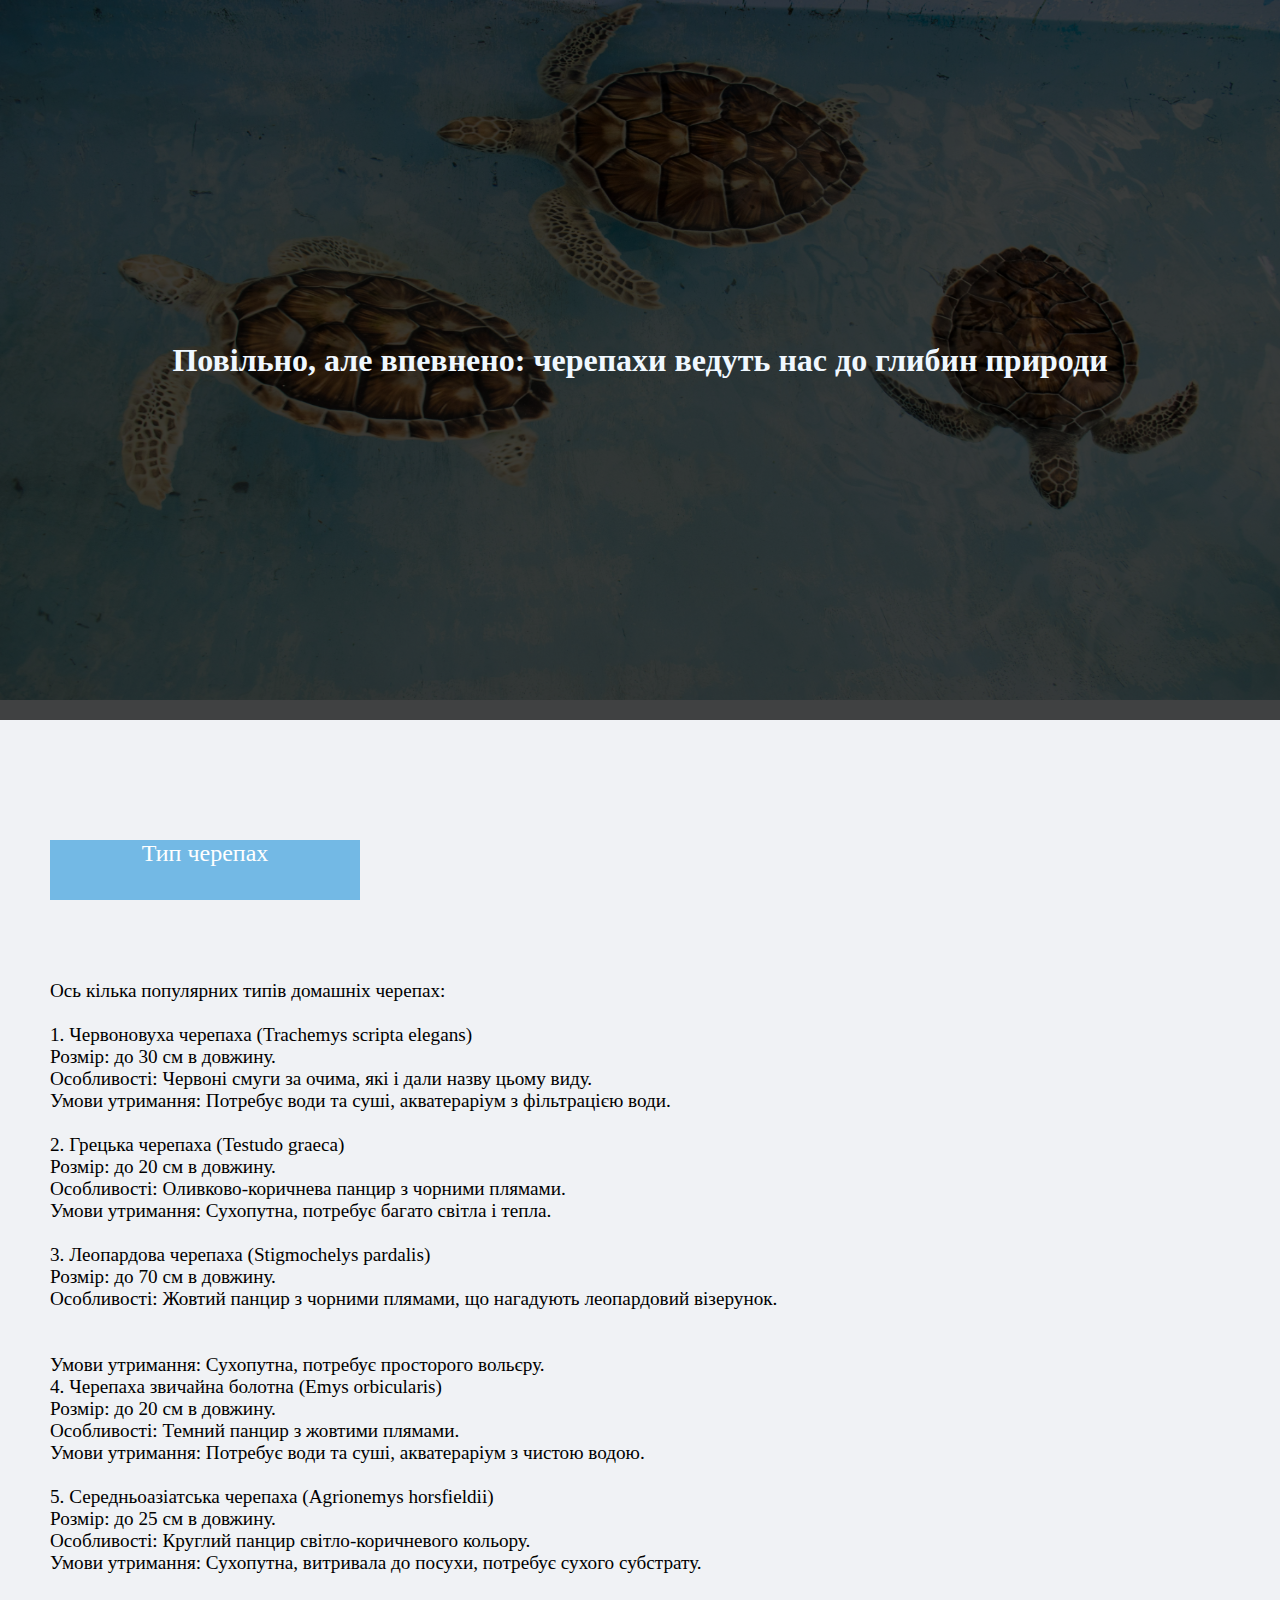
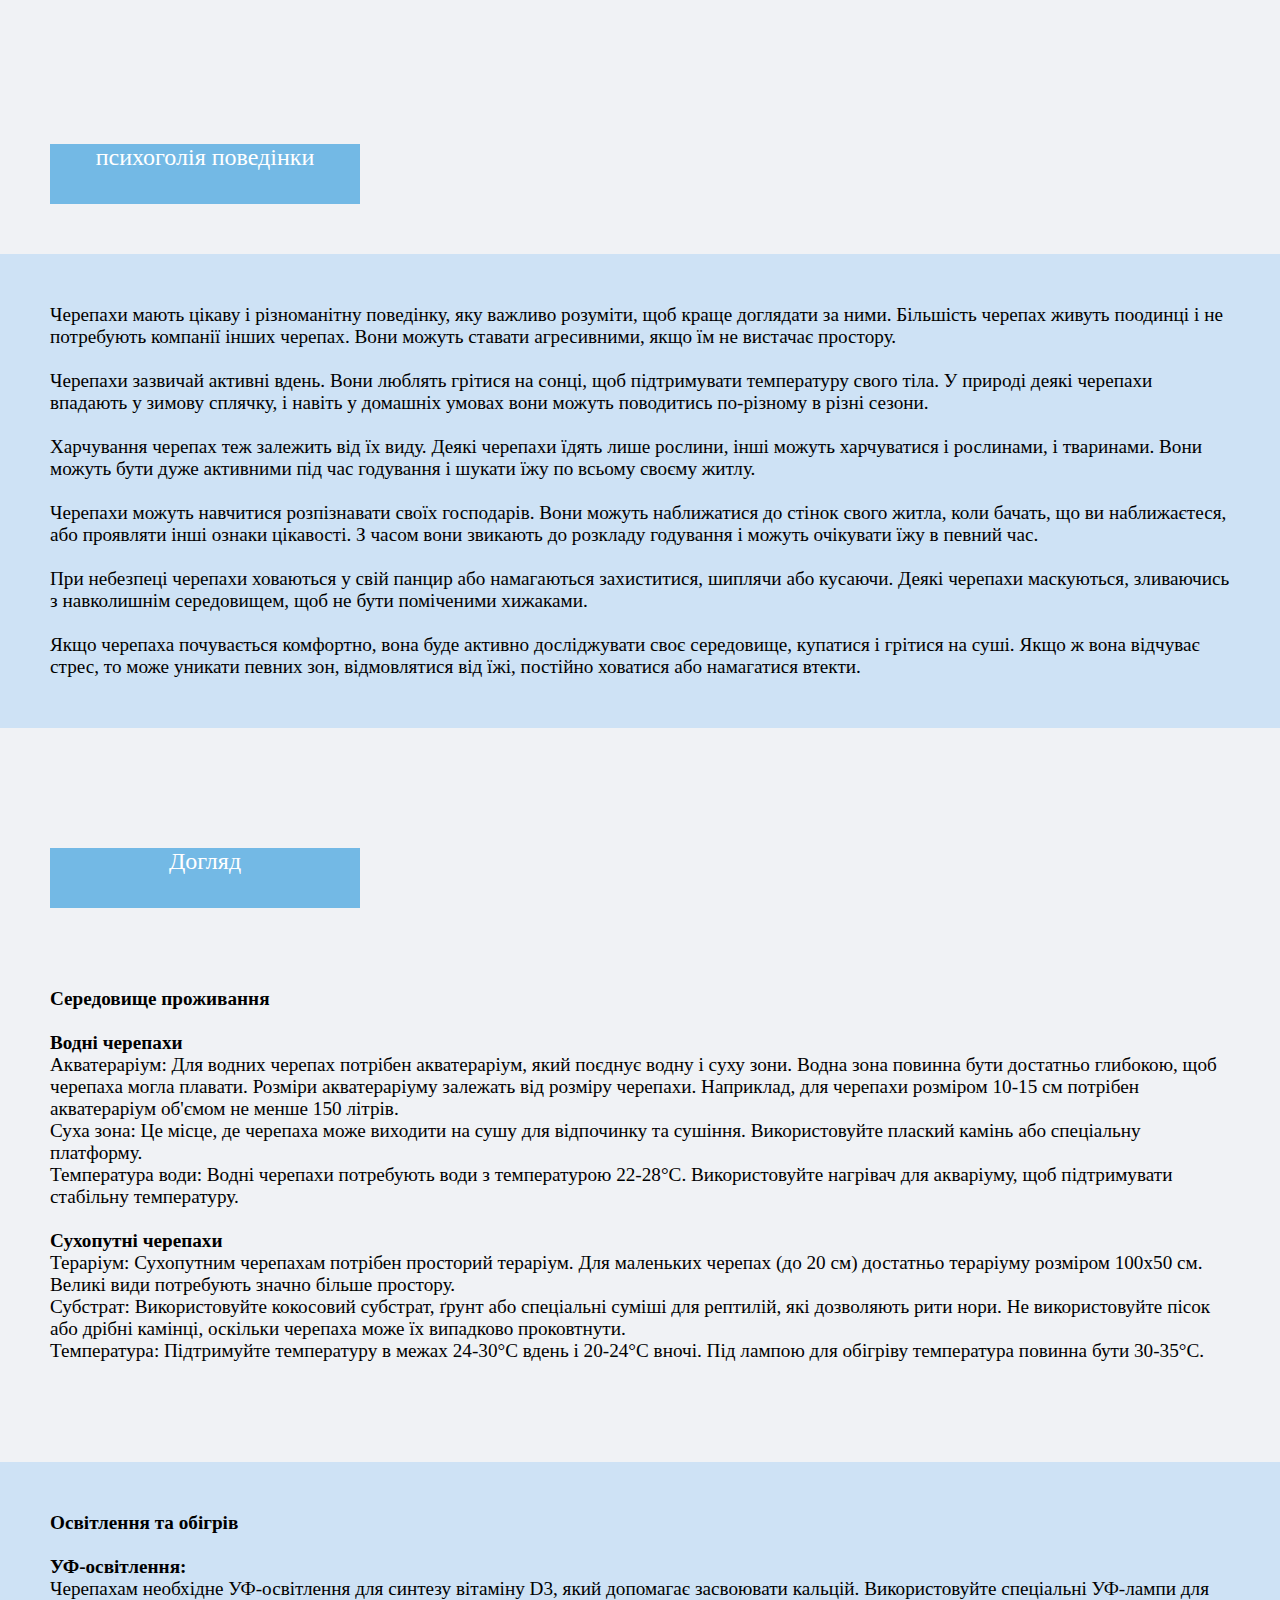
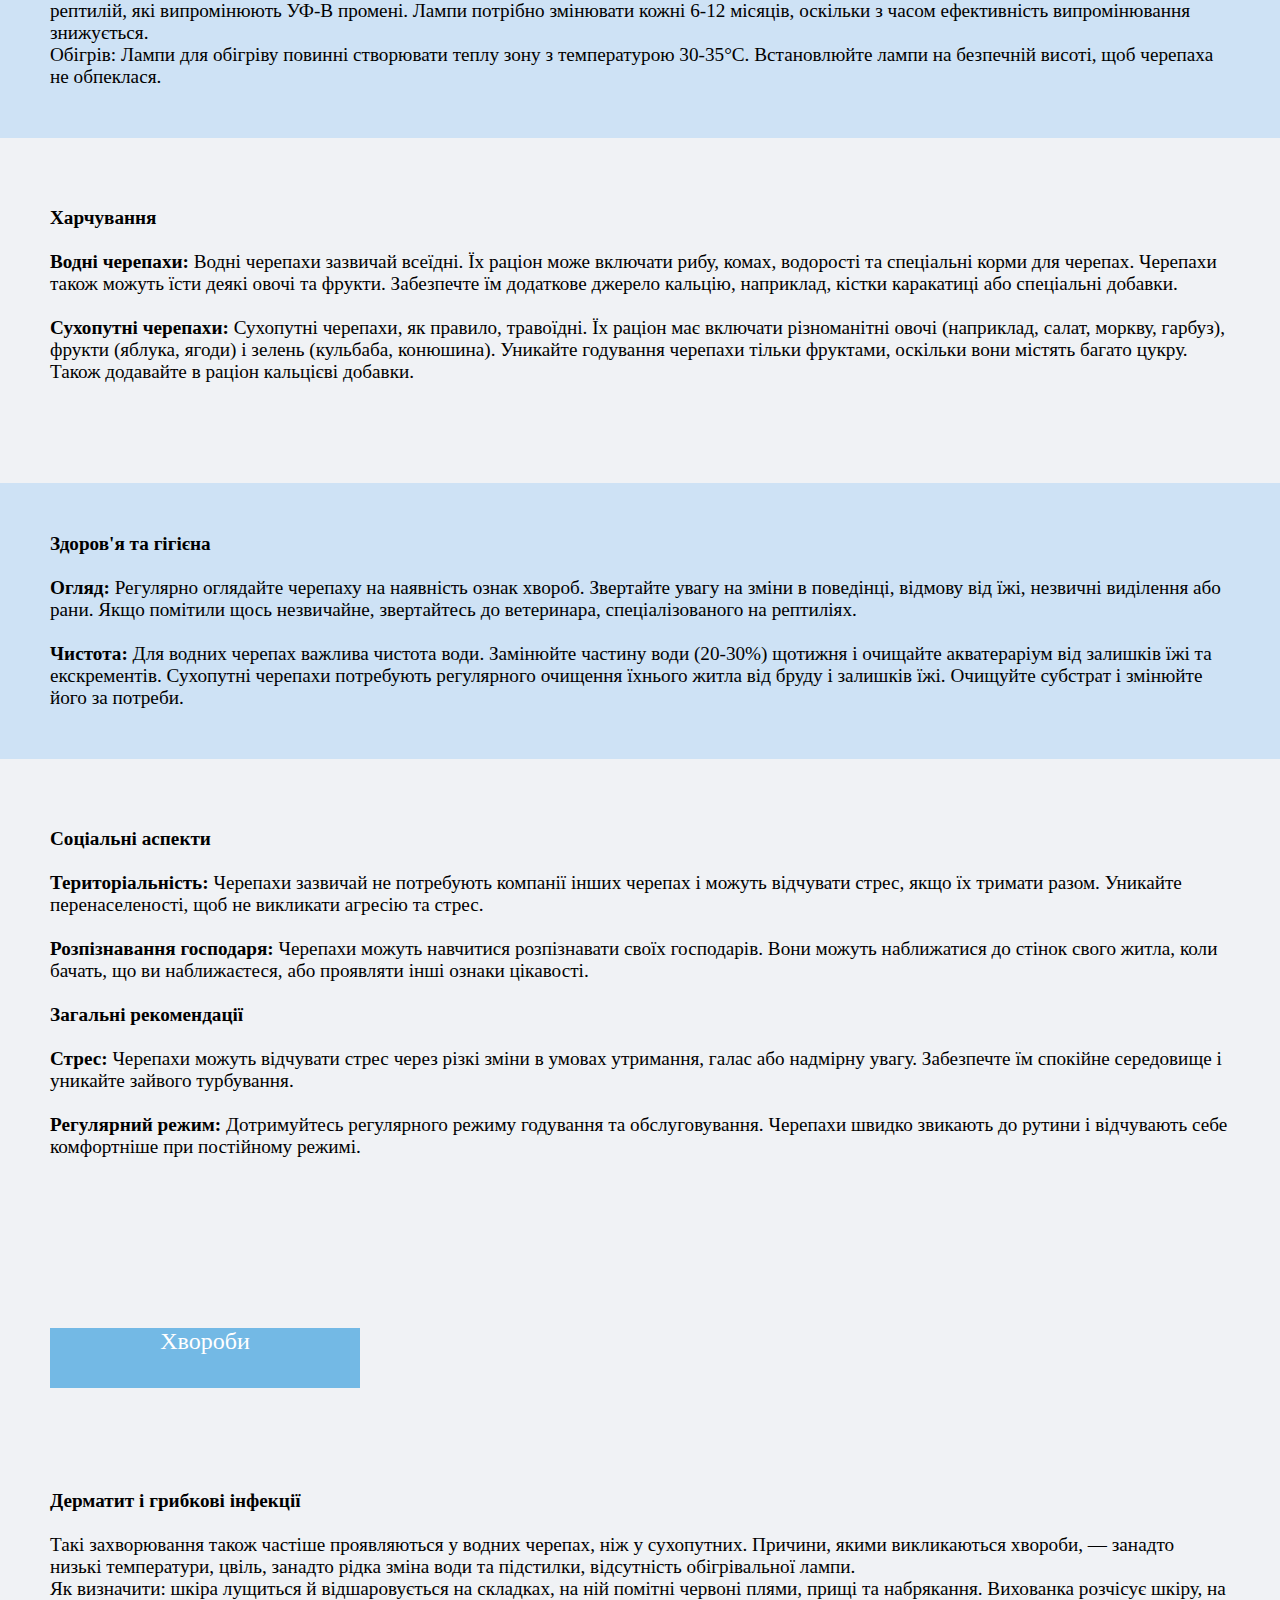
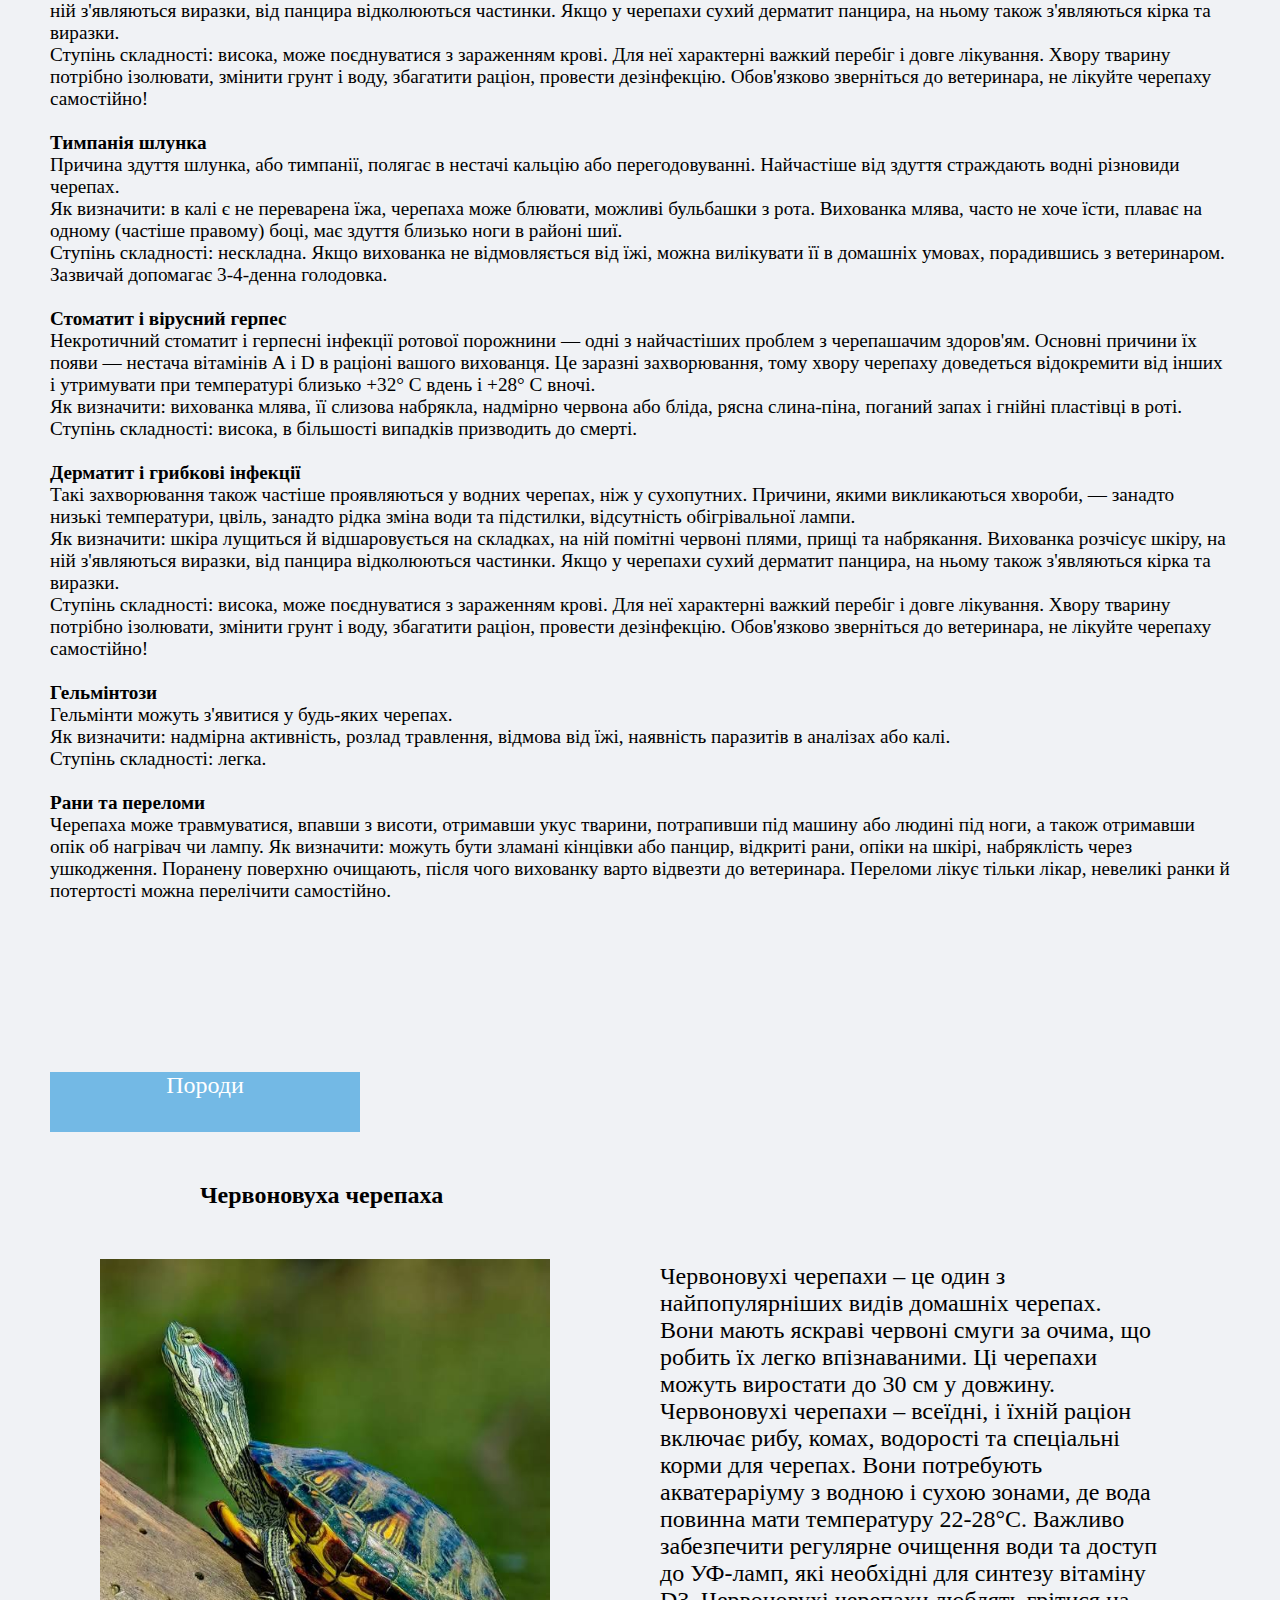
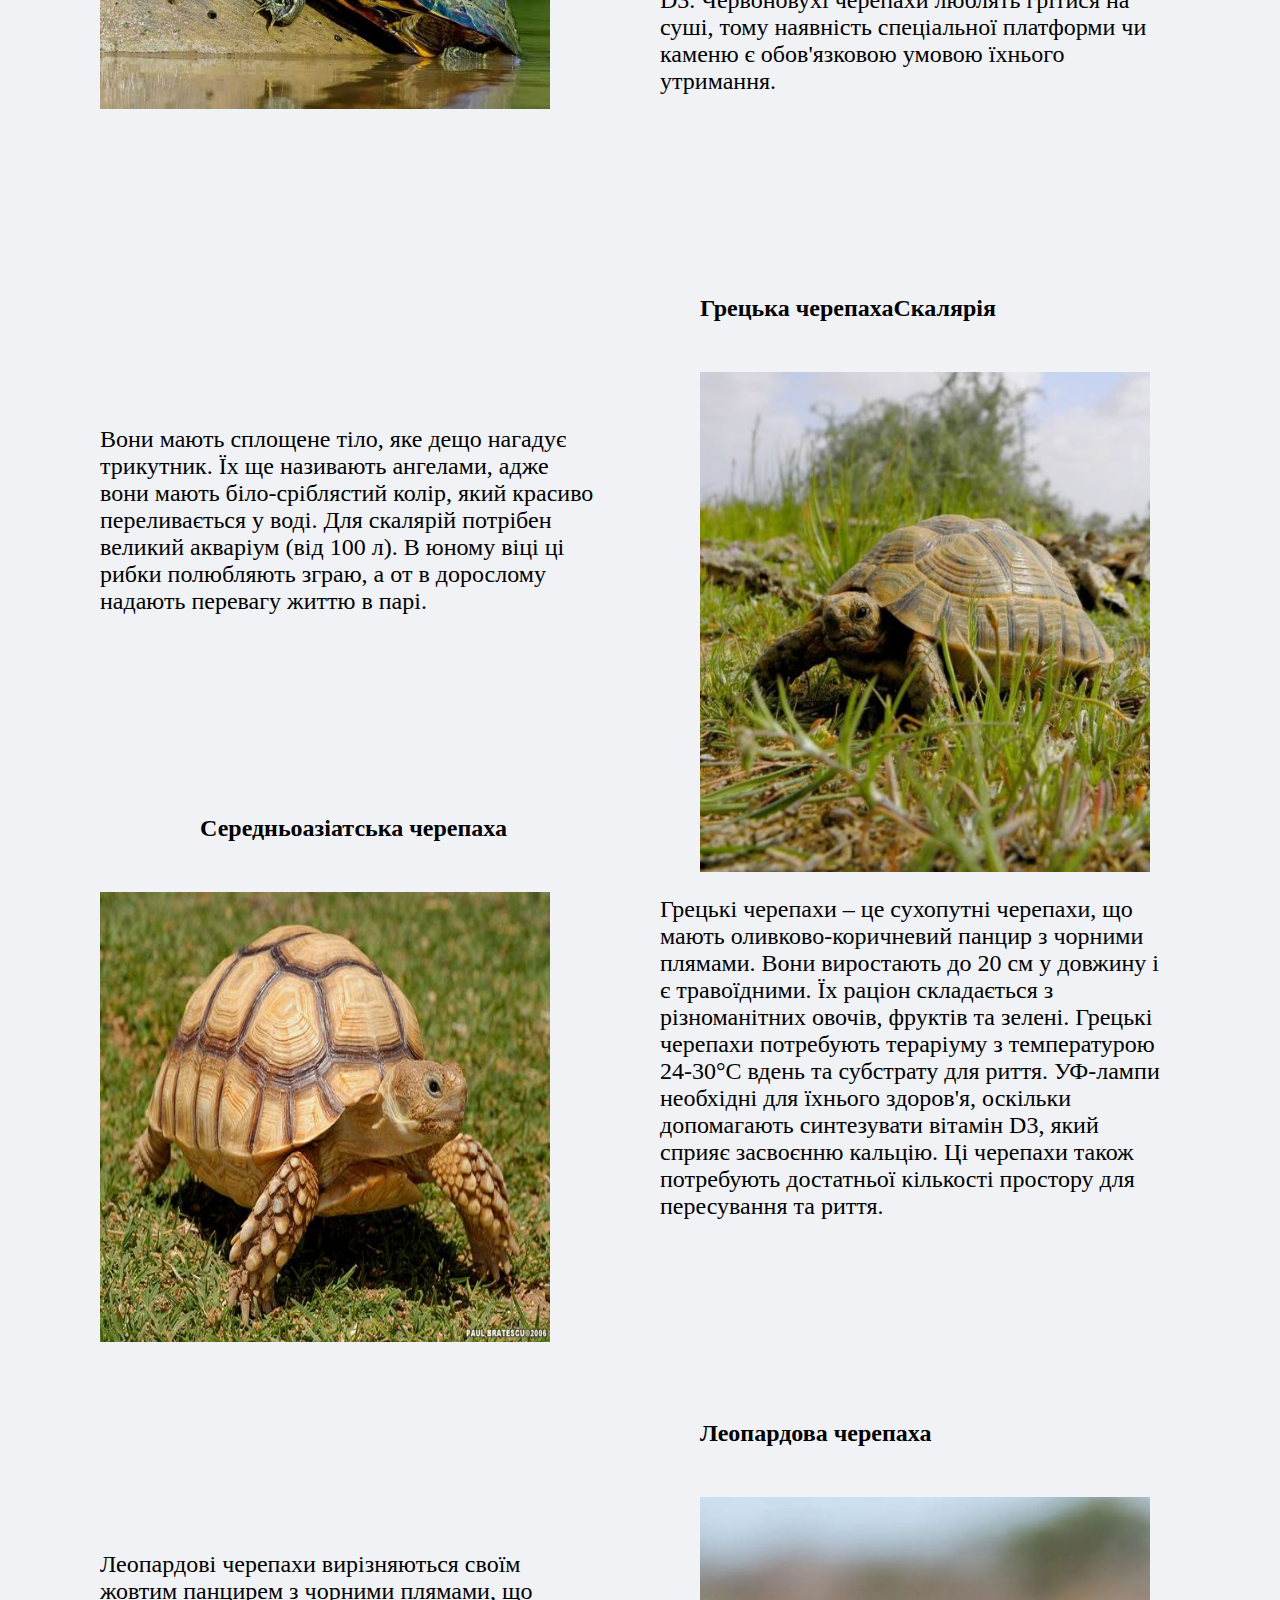
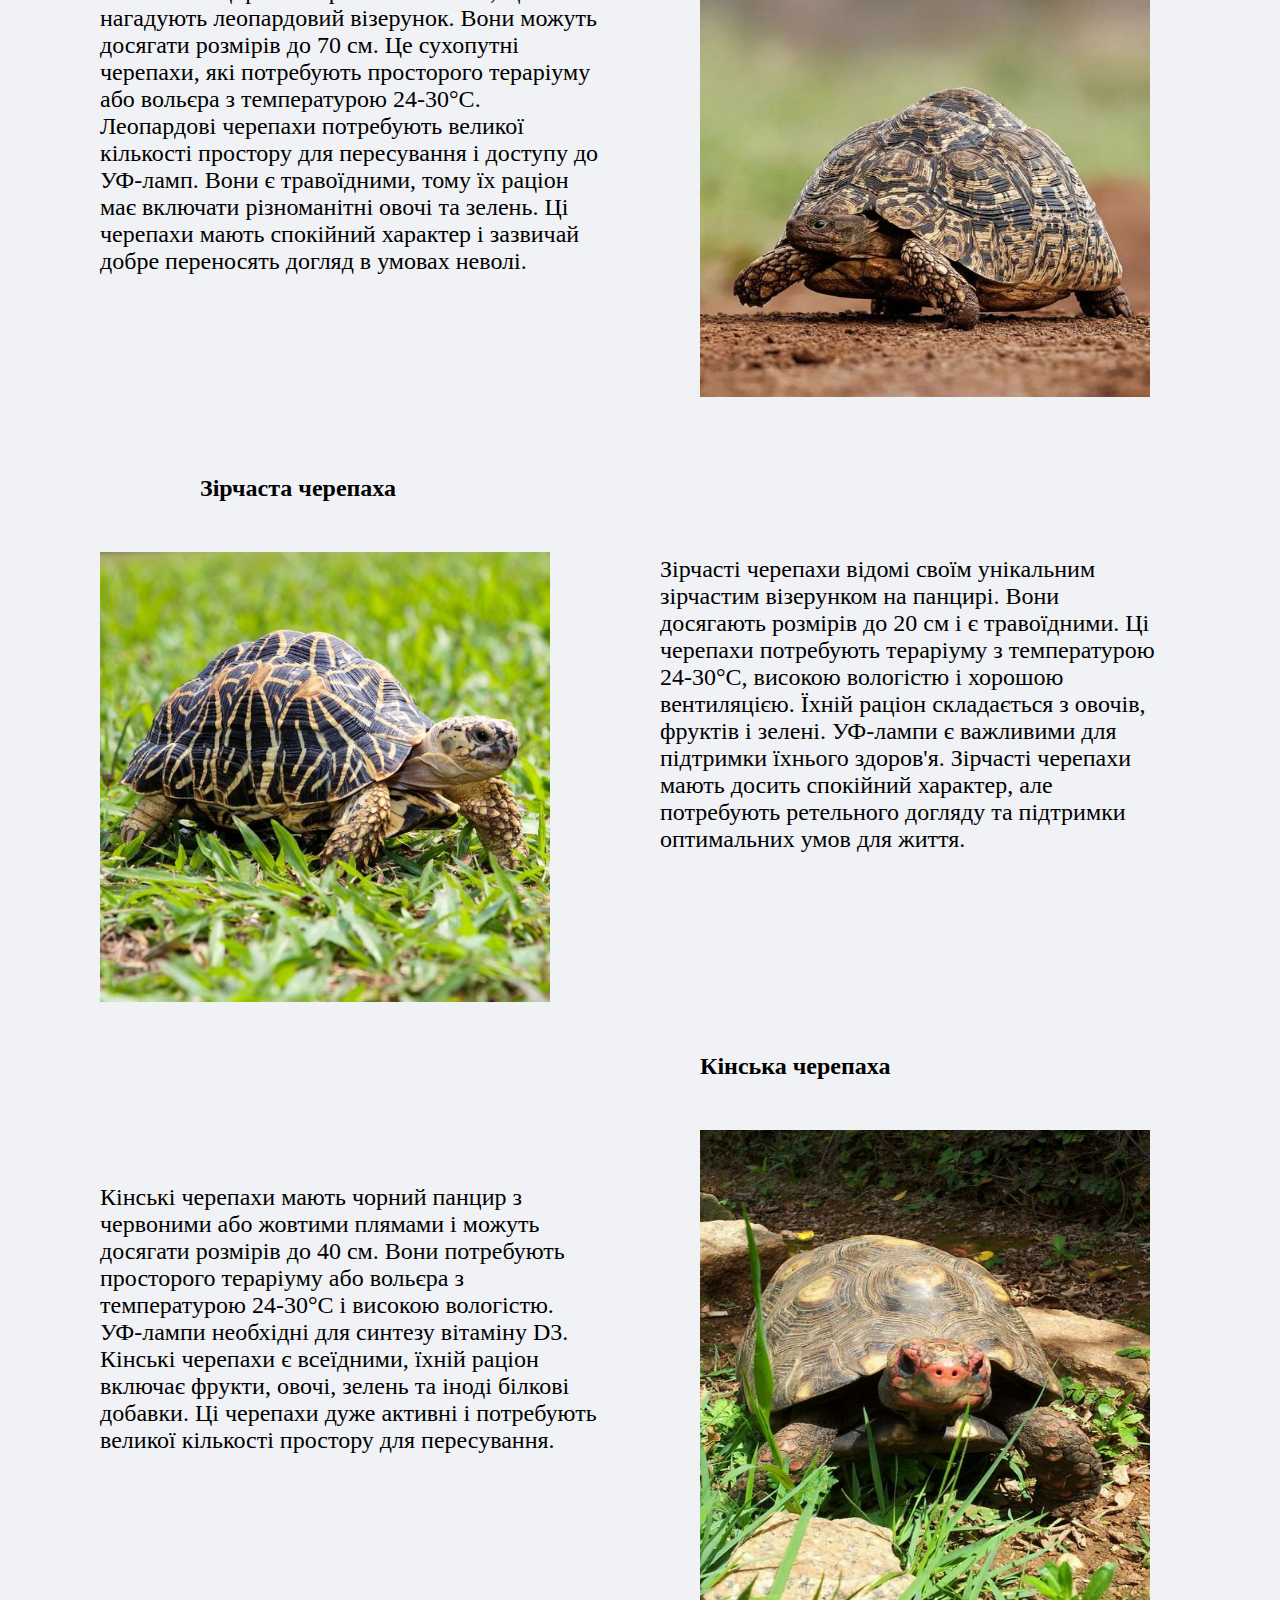
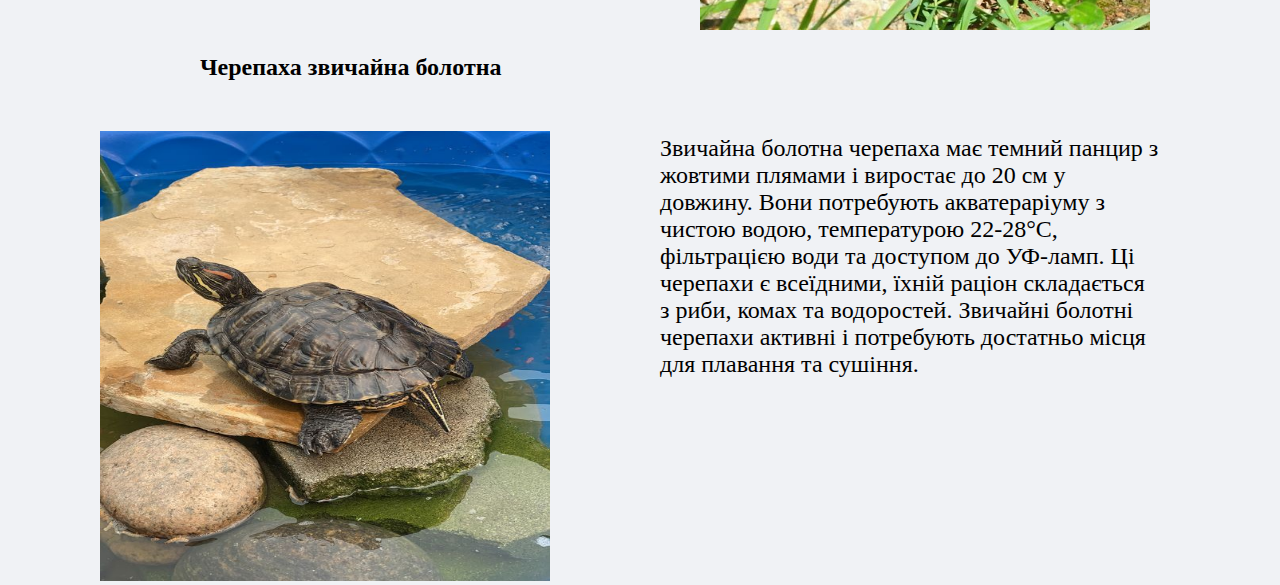
<file: turtles.html>
<!DOCTYPE html>
<html lang="en">
<head>
    <link rel="stylesheet" href="./header.html">
    <link rel="stylesheet" href="./turtles.css">
    <meta charset="UTF-8">
    <meta name="viewport" content="width=device-width, initial-scale=1.0">
    <title>Turtles</title>
</head>
<body>
    <div class="intro">
        <div class="div-video">
        <img src="./images/background_phone/curcle.jpg" alt="" class="video-one">
        </div>
        <div class="container">
            <div class="intro-content">
                <h1 class="intro-title">Повільно, але впевнено: черепахи ведуть нас до глибин природи</h1>
            </div>
        </div>
    </div>
    <div>

        <p class="type-ch">Тип черепах</p>
        <p class="abour-ch"> Ось кілька популярних типів домашніх черепах:
            <br><br>1. Червоновуха черепаха (Trachemys scripta elegans)
            <br>Розмір: до 30 см в довжину.
            <br>Особливості: Червоні смуги за очима, які і дали назву цьому виду.
            <br>Умови утримання: Потребує води та суші, акватераріум з фільтрацією води.
           <br><br> 2. Грецька черепаха (Testudo graeca)
           <br>Розмір: до 20 см в довжину.
           <br>Особливості: Оливково-коричнева панцир з чорними плямами.
           <br>Умови утримання: Сухопутна, потребує багато світла і тепла.
           <br><br>3. Леопардова черепаха (Stigmochelys pardalis)
           <br>Розмір: до 70 см в довжину.
           <br>Особливості: Жовтий панцир з чорними плямами, що нагадують леопардовий візерунок.
           <br><br><br>Умови утримання: Сухопутна, потребує просторого вольєру.
           <br>4. Черепаха звичайна болотна (Emys orbicularis)
           <br>Розмір: до 20 см в довжину.
           <br>Особливості: Темний панцир з жовтими плямами.
           <br>Умови утримання: Потребує води та суші, акватераріум з чистою водою.
           <br><br>5. Середньоазіатська черепаха (Agrionemys horsfieldii)
           <br>Розмір: до 25 см в довжину.
           <br>Особливості: Круглий панцир світло-коричневого кольору.
           <br>Умови утримання: Сухопутна, витривала до посухи, потребує сухого субстрату.
        </p>
    </div>
    <div>
        <p class="ps">психоголія поведінки</p>
        <p class="about-ps">Черепахи мають цікаву і різноманітну поведінку, яку важливо розуміти, щоб краще доглядати за ними. Більшість черепах живуть поодинці і не потребують компанії інших черепах. Вони можуть ставати агресивними, якщо їм не вистачає простору.

            <br><br>Черепахи зазвичай активні вдень. Вони люблять грітися на сонці, щоб підтримувати температуру свого тіла. У природі деякі черепахи впадають у зимову сплячку, і навіть у домашніх умовах вони можуть поводитись по-різному в різні сезони.
            
            <br><br>Харчування черепах теж залежить від їх виду. Деякі черепахи їдять лише рослини, інші можуть харчуватися і рослинами, і тваринами. Вони можуть бути дуже активними під час годування і шукати їжу по всьому своєму житлу.
            
            <br><br>Черепахи можуть навчитися розпізнавати своїх господарів. Вони можуть наближатися до стінок свого житла, коли бачать, що ви наближаєтеся, або проявляти інші ознаки цікавості. З часом вони звикають до розкладу годування і можуть очікувати їжу в певний час.
            
            <br><br>При небезпеці черепахи ховаються у свій панцир або намагаються захиститися, шиплячи або кусаючи. Деякі черепахи маскуються, зливаючись з навколишнім середовищем, щоб не бути поміченими хижаками.
            
            <br><br>Якщо черепаха почувається комфортно, вона буде активно досліджувати своє середовище, купатися і грітися на суші. Якщо ж вона відчуває стрес, то може уникати певних зон, відмовлятися від їжі, постійно ховатися або намагатися втекти.</p>
    </div>
    <div>
        <p class="dg">Догляд</p>
        <p class="sr">
            <b>Середовище проживання</b>
<br><br><b>Водні черепахи</b>
<br>Акватераріум: Для водних черепах потрібен акватераріум, який поєднує водну і суху зони. Водна зона повинна бути достатньо глибокою, щоб черепаха могла плавати. Розміри акватераріуму залежать від розміру черепахи. Наприклад, для черепахи розміром 10-15 см потрібен акватераріум об'ємом не менше 150 літрів.
<br>Суха зона: Це місце, де черепаха може виходити на сушу для відпочинку та сушіння. Використовуйте плаский камінь або спеціальну платформу.
<br>Температура води: Водні черепахи потребують води з температурою 22-28°C. Використовуйте нагрівач для акваріуму, щоб підтримувати стабільну температуру.
<br><br><b>Сухопутні черепахи</b>
<br>Тераріум: Сухопутним черепахам потрібен просторий тераріум. Для маленьких черепах (до 20 см) достатньо тераріуму розміром 100х50 см. Великі види потребують значно більше простору.
<br>Субстрат: Використовуйте кокосовий субстрат, ґрунт або спеціальні суміші для рептилій, які дозволяють рити нори. Не використовуйте пісок або дрібні камінці, оскільки черепаха може їх випадково проковтнути.
<br>Температура: Підтримуйте температуру в межах 24-30°C вдень і 20-24°C вночі. Під лампою для обігріву температура повинна бути 30-35°C.
        </p>
        <p class="os">
            <b>Освітлення та обігрів</b>
<br><br><b>УФ-освітлення:</b> <br>Черепахам необхідне УФ-освітлення для синтезу вітаміну D3, який допомагає засвоювати кальцій. Використовуйте спеціальні УФ-лампи для рептилій, які випромінюють УФ-B промені. Лампи потрібно змінювати кожні 6-12 місяців, оскільки з часом ефективність випромінювання знижується.
<br>Обігрів: Лампи для обігріву повинні створювати теплу зону з температурою 30-35°C. Встановлюйте лампи на безпечній висоті, щоб черепаха не обпеклася.
        </p>
        <p class="hr">
            <b>Харчування</b>
<br><br><b>Водні черепахи:</b> Водні черепахи зазвичай всеїдні. Їх раціон може включати рибу, комах, водорості та спеціальні корми для черепах. Черепахи також можуть їсти деякі овочі та фрукти. Забезпечте їм додаткове джерело кальцію, наприклад, кістки каракатиці або спеціальні добавки.
<br><br><b>Сухопутні черепахи:</b> Сухопутні черепахи, як правило, травоїдні. Їх раціон має включати різноманітні овочі (наприклад, салат, моркву, гарбуз), фрукти (яблука, ягоди) і зелень (кульбаба, конюшина). Уникайте годування черепахи тільки фруктами, оскільки вони містять багато цукру. Також додавайте в раціон кальцієві добавки.
        </p>
        <p class="zd">
            <b>Здоров'я та гігієна</b>
<br><br><b>Огляд:</b> Регулярно оглядайте черепаху на наявність ознак хвороб. Звертайте увагу на зміни в поведінці, відмову від їжі, незвичні виділення або рани. Якщо помітили щось незвичайне, звертайтесь до ветеринара, спеціалізованого на рептиліях.
<br><br><b>Чистота:</b> Для водних черепах важлива чистота води. Замінюйте частину води (20-30%) щотижня і очищайте акватераріум від залишків їжі та екскрементів. Сухопутні черепахи потребують регулярного очищення їхнього житла від бруду і залишків їжі. Очищуйте субстрат і змінюйте його за потреби.
        </p>
        <p class="ts">
            <b>Соціальні аспекти</b>
<br><br><b>Територіальність:</b> Черепахи зазвичай не потребують компанії інших черепах і можуть відчувати стрес, якщо їх тримати разом. Уникайте перенаселеності, щоб не викликати агресію та стрес.
<br><br><b>Розпізнавання господаря:</b> Черепахи можуть навчитися розпізнавати своїх господарів. Вони можуть наближатися до стінок свого житла, коли бачать, що ви наближаєтеся, або проявляти інші ознаки цікавості.
<br><br><b>Загальні рекомендації</b>
<br><br><b>Стрес:</b> Черепахи можуть відчувати стрес через різкі зміни в умовах утримання, галас або надмірну увагу. Забезпечте їм спокійне середовище і уникайте зайвого турбування.
<br><br><b>Регулярний режим: </b>Дотримуйтесь регулярного режиму годування та обслуговування. Черепахи швидко звикають до рутини і відчувають себе комфортніше при постійному режимі.
        </p>
    </div>
    <div>
        <p class="hvo">Хвороби</p>
        <p class="ad-hvo">
            <br><b>Дерматит і грибкові інфекції</b>
            <br><br>Такі захворювання також частіше проявляються у водних черепах, ніж у сухопутних. Причини, якими викликаються хвороби, — занадто низькі температури, цвіль, занадто рідка зміна води та підстилки, відсутність обігрівальної лампи.

            <br>Як визначити: шкіра лущиться й відшаровується на складках, на ній помітні червоні плями, прищі та набрякання. Вихованка розчісує шкіру, на ній з'являються виразки, від панцира відколюються частинки. Якщо у черепахи сухий дерматит панцира, на ньому також з'являються кірка та виразки.
            
            <br>Ступінь складності: висока, може поєднуватися з зараженням крові. Для неї характерні важкий перебіг і довге лікування. Хвору тварину потрібно ізолювати, змінити грунт і воду, збагатити раціон, провести дезінфекцію. Обов'язково зверніться до ветеринара, не лікуйте черепаху самостійно!
            <br><br><b>Тимпанія шлунка</b>
            <br>Причина здуття шлунка, або тимпанії, полягає в нестачі кальцію або перегодовуванні. Найчастіше від здуття страждають водні різновиди черепах.

            <br>Як визначити: в калі є не переварена їжа, черепаха може блювати, можливі бульбашки з рота. Вихованка млява, часто не хоче їсти, плаває на одному (частіше правому) боці, має здуття близько ноги в районі шиї.
            
            <br>Ступінь складності: нескладна. Якщо вихованка не відмовляється від їжі, можна вилікувати її в домашніх умовах, порадившись з ветеринаром. Зазвичай допомагає 3-4-денна голодовка.
           <br><br> <b>Стоматит і вірусний герпес</b>
            <br>Некротичний стоматит і герпесні інфекції ротової порожнини — одні з найчастіших проблем з черепашачим здоров'ям. Основні причини їх появи — нестача вітамінів А і D в раціоні вашого вихованця. Це заразні захворювання, тому хвору черепаху доведеться відокремити від інших і утримувати при температурі близько +32° C вдень і +28° C вночі.

            <br>Як визначити: вихованка млява, її слизова набрякла, надмірно червона або бліда, рясна слина-піна, поганий запах і гнійні пластівці в роті.
            
            <br>Ступінь складності: висока, в більшості випадків призводить до смерті.
            <br><br><B>Дерматит і грибкові інфекції</B>
            <br>Такі захворювання також частіше проявляються у водних черепах, ніж у сухопутних. Причини, якими викликаються хвороби, — занадто низькі температури, цвіль, занадто рідка зміна води та підстилки, відсутність обігрівальної лампи.

            <br>Як визначити: шкіра лущиться й відшаровується на складках, на ній помітні червоні плями, прищі та набрякання. Вихованка розчісує шкіру, на ній з'являються виразки, від панцира відколюються частинки. Якщо у черепахи сухий дерматит панцира, на ньому також з'являються кірка та виразки.
            
            <br>Ступінь складності: висока, може поєднуватися з зараженням крові. Для неї характерні важкий перебіг і довге лікування. Хвору тварину потрібно ізолювати, змінити грунт і воду, збагатити раціон, провести дезінфекцію. Обов'язково зверніться до ветеринара, не лікуйте черепаху самостійно!
            <br><br><B>Гельмінтози</B>
            <br>Гельмінти можуть з'явитися у будь-яких черепах.

            <br>Як визначити: надмірна активність, розлад травлення, відмова від їжі, наявність паразитів в аналізах або калі.
            
            <br>Ступінь складності: легка.
           <br><br> <b>Рани та переломи</b>
            <br>Черепаха може травмуватися, впавши з висоти, отримавши укус тварини, потрапивши під машину або людині під ноги, а також отримавши опік об нагрівач чи лампу.

            Як визначити: можуть бути зламані кінцівки або панцир, відкриті рани, опіки на шкірі, набряклість через ушкодження. Поранену поверхню очищають, після чого вихованку варто відвезти до ветеринара. Переломи лікує тільки лікар, невеликі ранки й потертості можна перелічити самостійно.
        </p>
    </div>
    <div>
        <p class="block-species">Породи</p>
    </div>
    <div class="div-photo">
        <p class=red>Червоновуха черепаха</p>
        <img src="./images/turtle/red.jpg" alt="" class="photo-red">
        <p class="text-red">Червоновухі черепахи – це один з найпопулярніших видів домашніх черепах. Вони мають яскраві червоні смуги за очима, що робить їх легко впізнаваними. Ці черепахи можуть виростати до 30 см у довжину. Червоновухі черепахи – всеїдні, і їхній раціон включає рибу, комах, водорості та спеціальні корми для черепах. Вони потребують акватераріуму з водною і сухою зонами, де вода повинна мати температуру 22-28°C. Важливо забезпечити регулярне очищення води та доступ до УФ-ламп, які необхідні для синтезу вітаміну D3. Червоновухі черепахи люблять грітися на суші, тому наявність спеціальної платформи чи каменю є обов'язковою умовою їхнього утримання.</p>
    </div>
    <div class="div-photo">
        <p class="g">Грецька черепахаСкалярія</p>
        <img src="./images/turtle/gre.jpg" alt="" class="p-g">
        <p class="t-g">Вони мають сплощене тіло, яке дещо нагадує трикутник. Їх ще називають ангелами, адже вони мають біло-сріблястий колір, який красиво переливається у воді. Для скалярій потрібен великий акваріум (від 100 л). В юному віці ці рибки полюбляють зграю, а от в дорослому надають перевагу життю в парі.</p>
    </div class="div-photo">
    <div class="div-photo">
        <p class="c">Середньоазіатська черепаха </p>
        <img src="./images/turtle/azia.jpg" alt="" class="p-c">
        <p class="t-c">Грецькі черепахи – це сухопутні черепахи, що мають оливково-коричневий панцир з чорними плямами. Вони виростають до 20 см у довжину і є травоїдними. Їх раціон складається з різноманітних овочів, фруктів та зелені. Грецькі черепахи потребують тераріуму з температурою 24-30°C вдень та субстрату для риття. УФ-лампи необхідні для їхнього здоров'я, оскільки допомагають синтезувати вітамін D3, який сприяє засвоєнню кальцію. Ці черепахи також потребують достатньої кількості простору для пересування та риття.</p>
    </div>
    <div class="div-photo">
        <p class="l">Леопардова черепаха</p>
        <img src="./images/turtle/leo.jpg" alt="" class="p-l">
        <p class="t-l">Леопардові черепахи вирізняються своїм жовтим панцирем з чорними плямами, що нагадують леопардовий візерунок. Вони можуть досягати розмірів до 70 см. Це сухопутні черепахи, які потребують просторого тераріуму або вольєра з температурою 24-30°C. Леопардові черепахи потребують великої кількості простору для пересування і доступу до УФ-ламп. Вони є травоїдними, тому їх раціон має включати різноманітні овочі та зелень. Ці черепахи мають спокійний характер і зазвичай добре переносять догляд в умовах неволі.</p>
    </div>
    <div class="div-photo">
        <p class="zir">Зірчаста черепаха</p>
        <img src="./images/turtle/zir.jpg" alt="" class="p-zir">
        <p class="t-zir">Зірчасті черепахи відомі своїм унікальним зірчастим візерунком на панцирі. Вони досягають розмірів до 20 см і є травоїдними. Ці черепахи потребують тераріуму з температурою 24-30°C, високою вологістю і хорошою вентиляцією. Їхній раціон складається з овочів, фруктів і зелені. УФ-лампи є важливими для підтримки їхнього здоров'я. Зірчасті черепахи мають досить спокійний характер, але потребують ретельного догляду та підтримки оптимальних умов для життя.</p>
    </div>
    <div class="div-photo">
        <p class="k">Кінська черепаха </p>
        <img src="./images/turtle/kin.jpg" alt="" class="p-k">
        <p class="t-k">Кінські черепахи мають чорний панцир з червоними або жовтими плямами і можуть досягати розмірів до 40 см. Вони потребують просторого тераріуму або вольєра з температурою 24-30°C і високою вологістю. УФ-лампи необхідні для синтезу вітаміну D3. Кінські черепахи є всеїдними, їхній раціон включає фрукти, овочі, зелень та іноді білкові добавки. Ці черепахи дуже активні і потребують великої кількості простору для пересування.</p>
    </div>
    <div class="div-photo">
        <p class="zv">Черепаха звичайна болотна</p>
        <img src="./images/turtle/zv.jpg" alt="" class="p-zv">
        <p class="t-zv">Звичайна болотна черепаха має темний панцир з жовтими плямами і виростає до 20 см у довжину. Вони потребують акватераріуму з чистою водою, температурою 22-28°C, фільтрацією води та доступом до УФ-ламп. Ці черепахи є всеїдними, їхній раціон складається з риби, комах та водоростей. Звичайні болотні черепахи активні і потребують достатньо місця для плавання та сушіння.</p>
    </div>
    
</body>
</html>
</file>
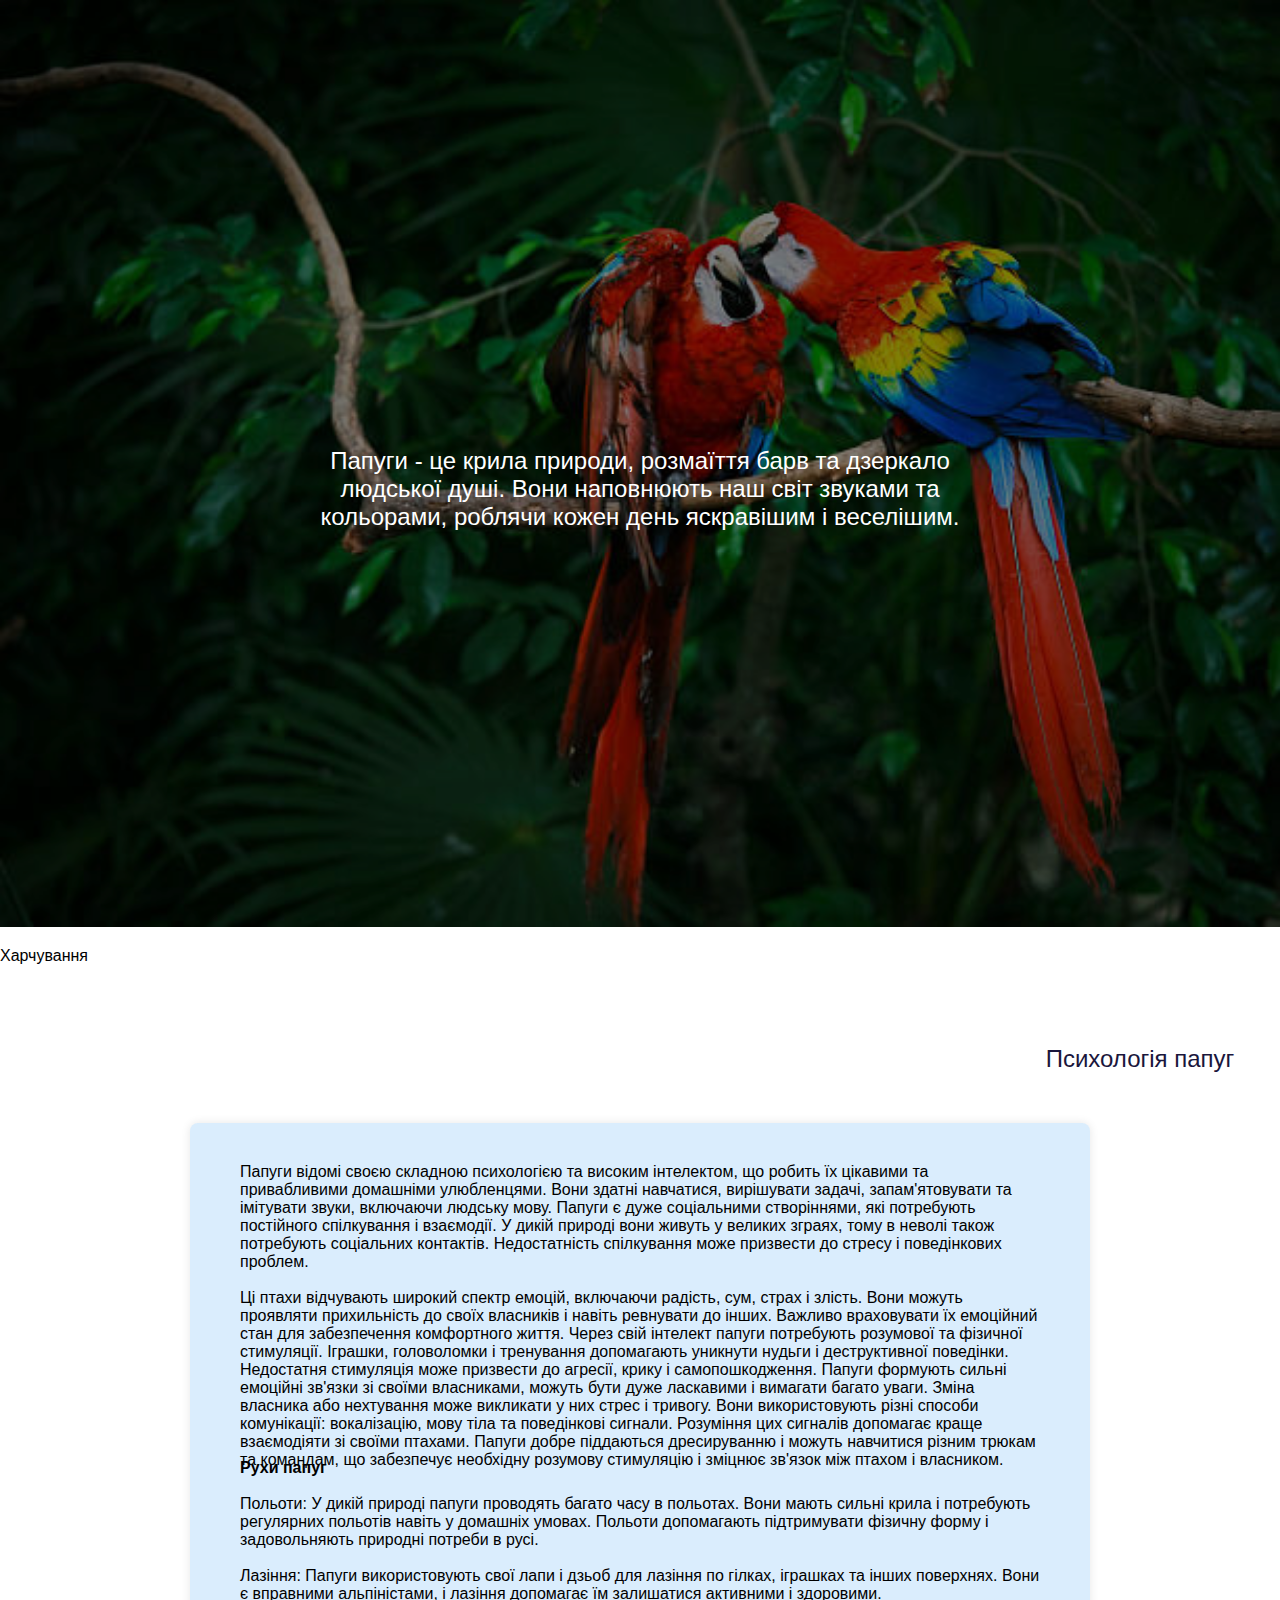
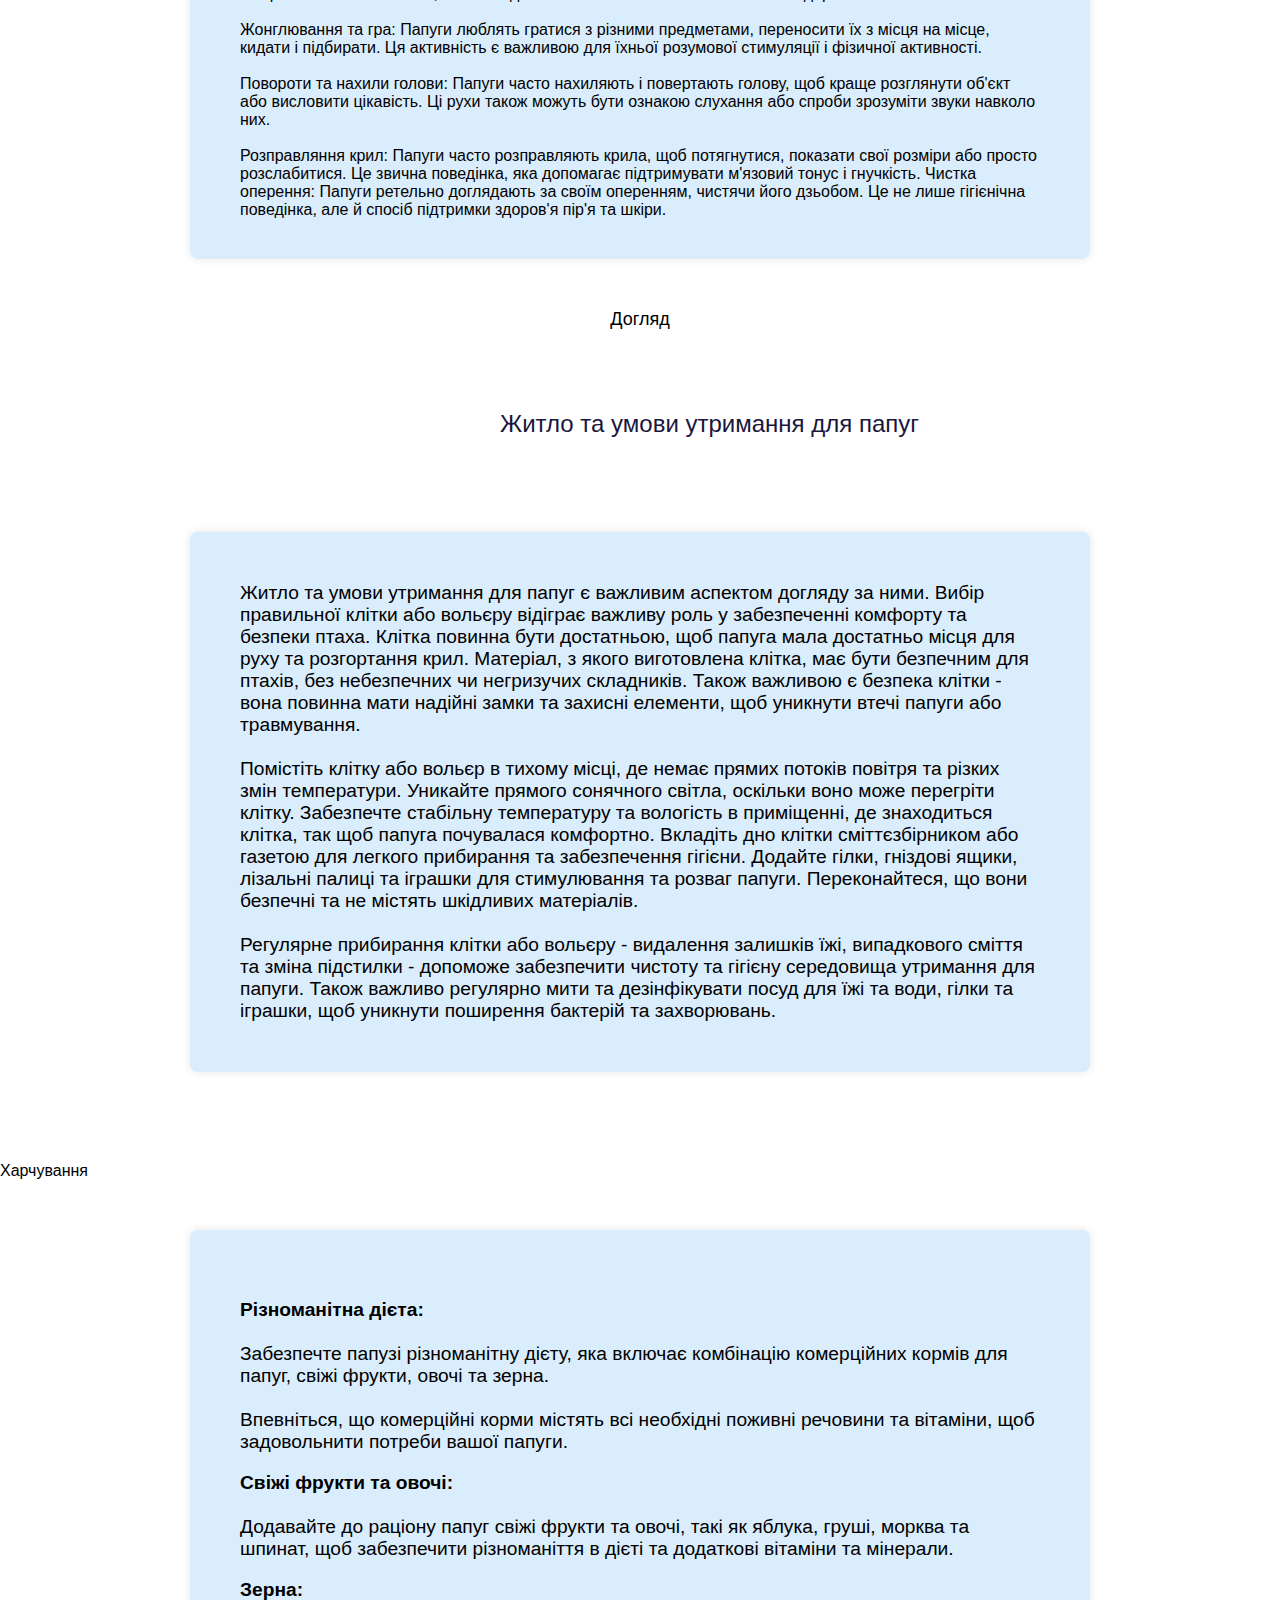
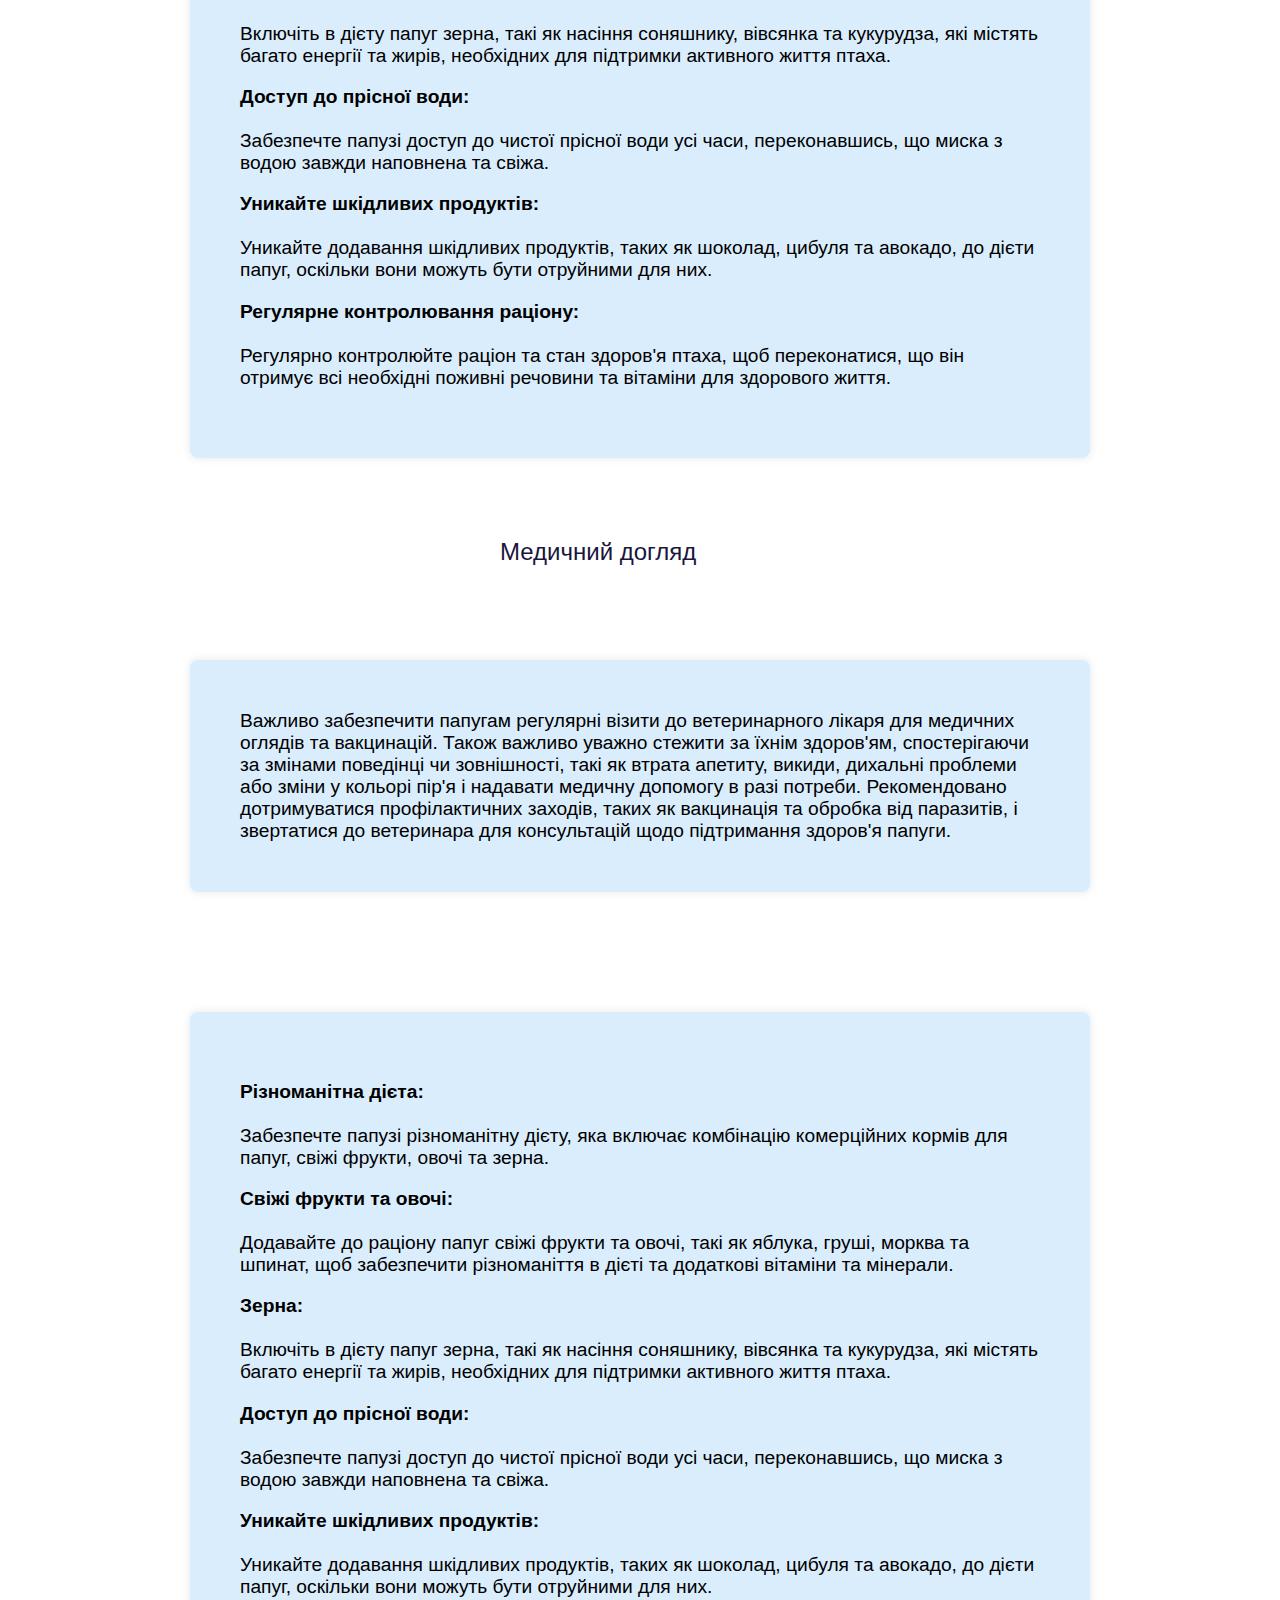
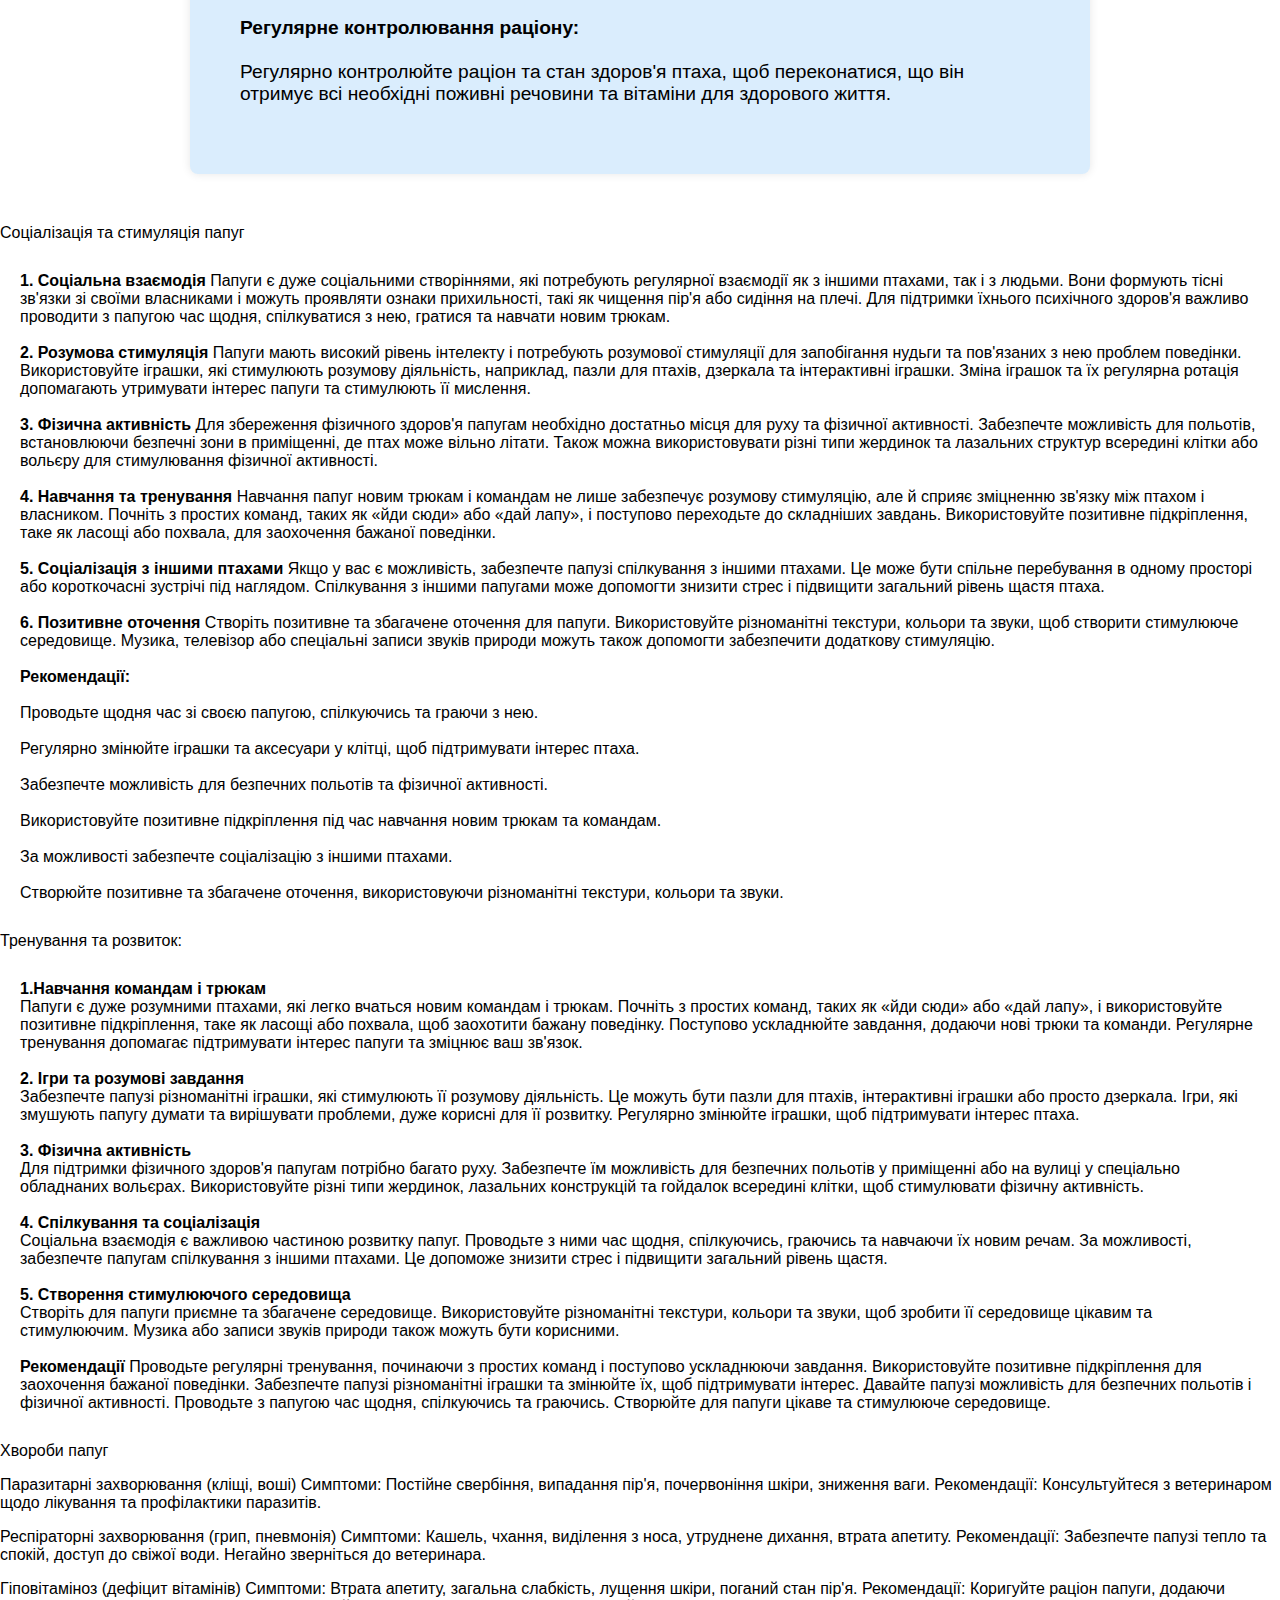
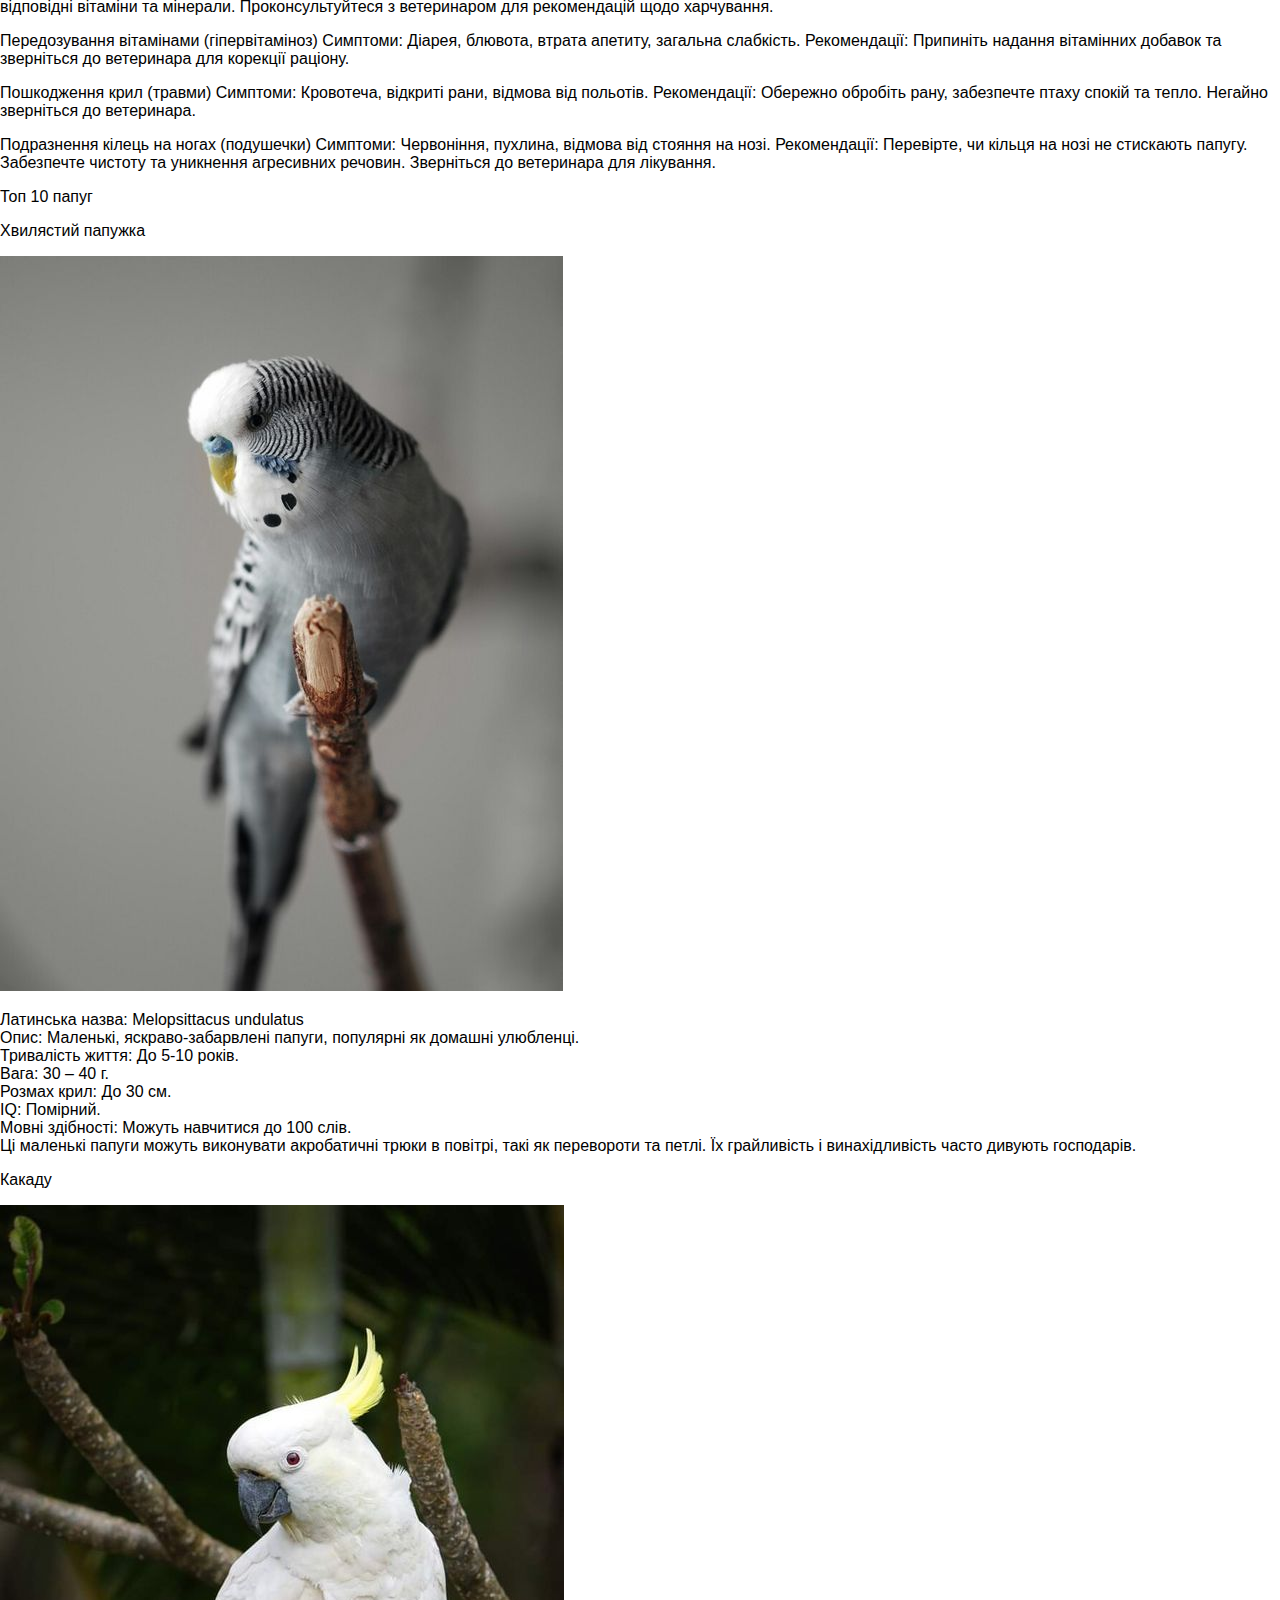
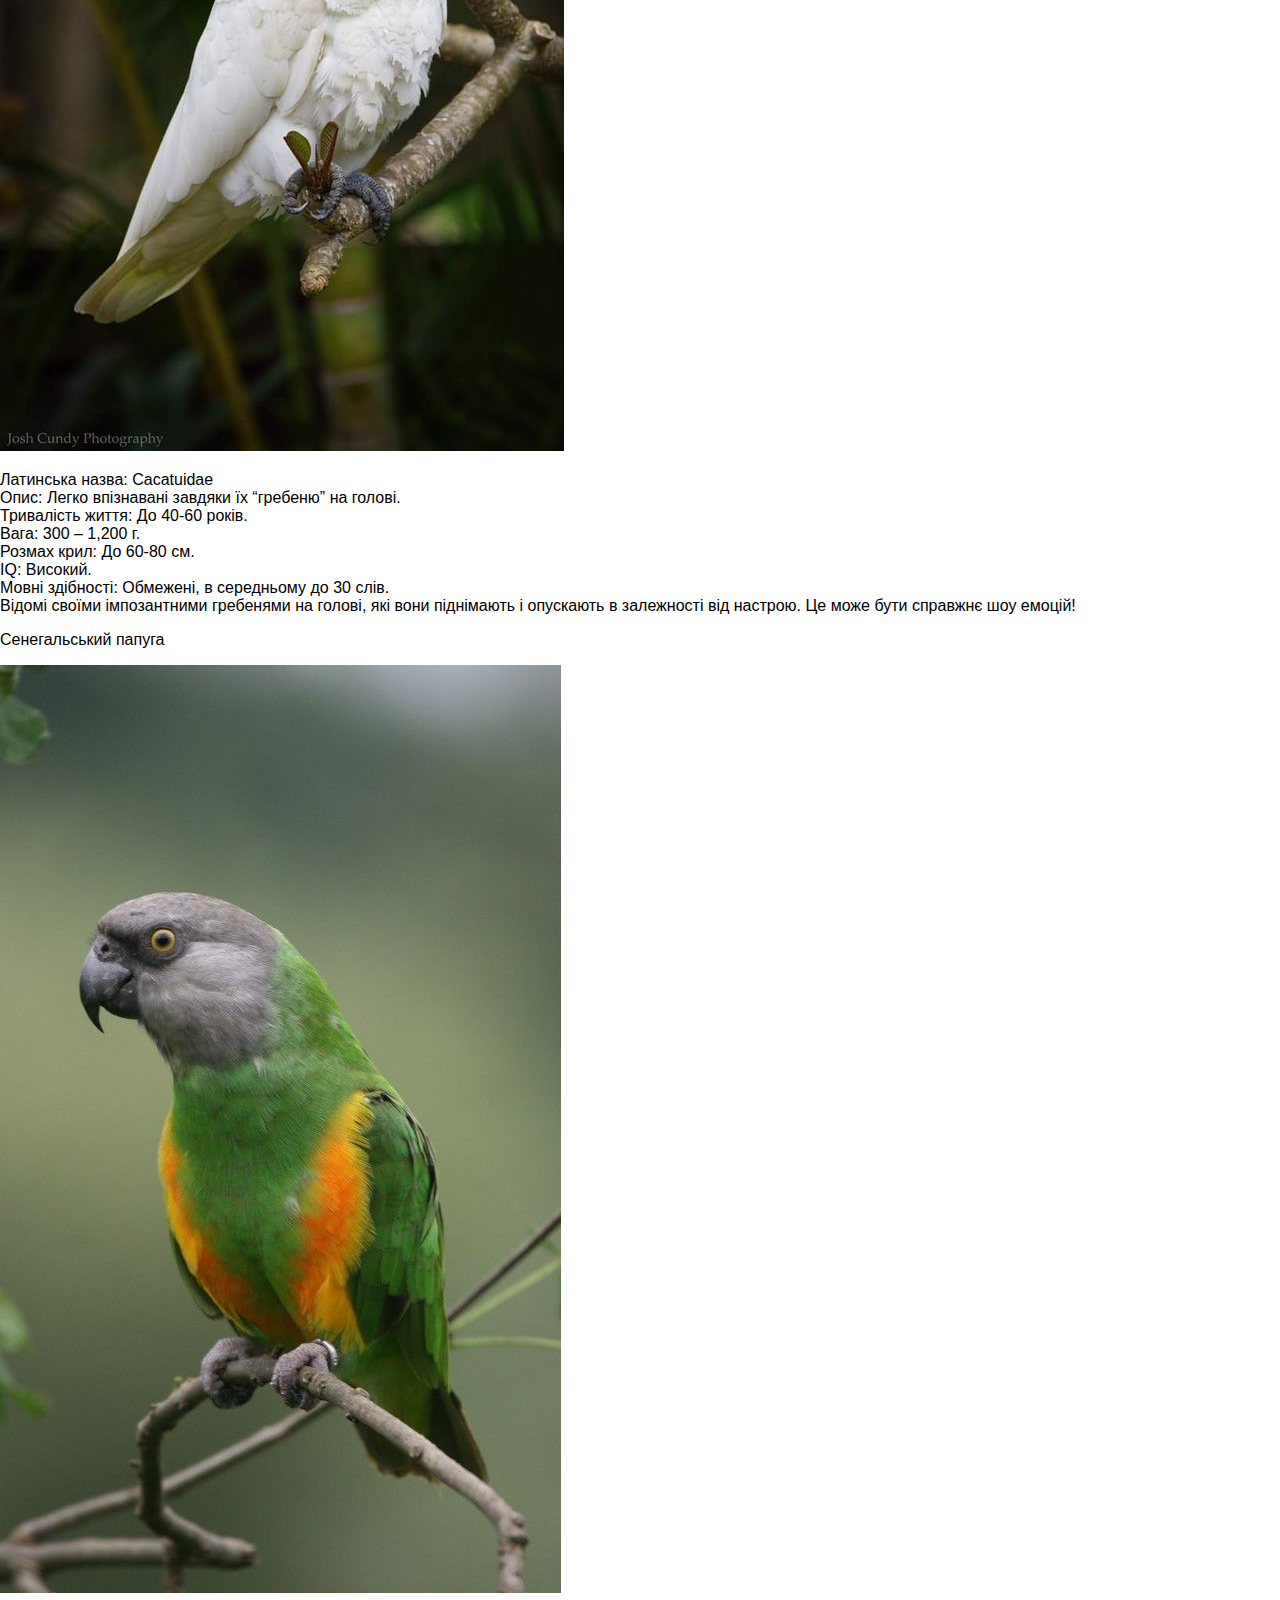
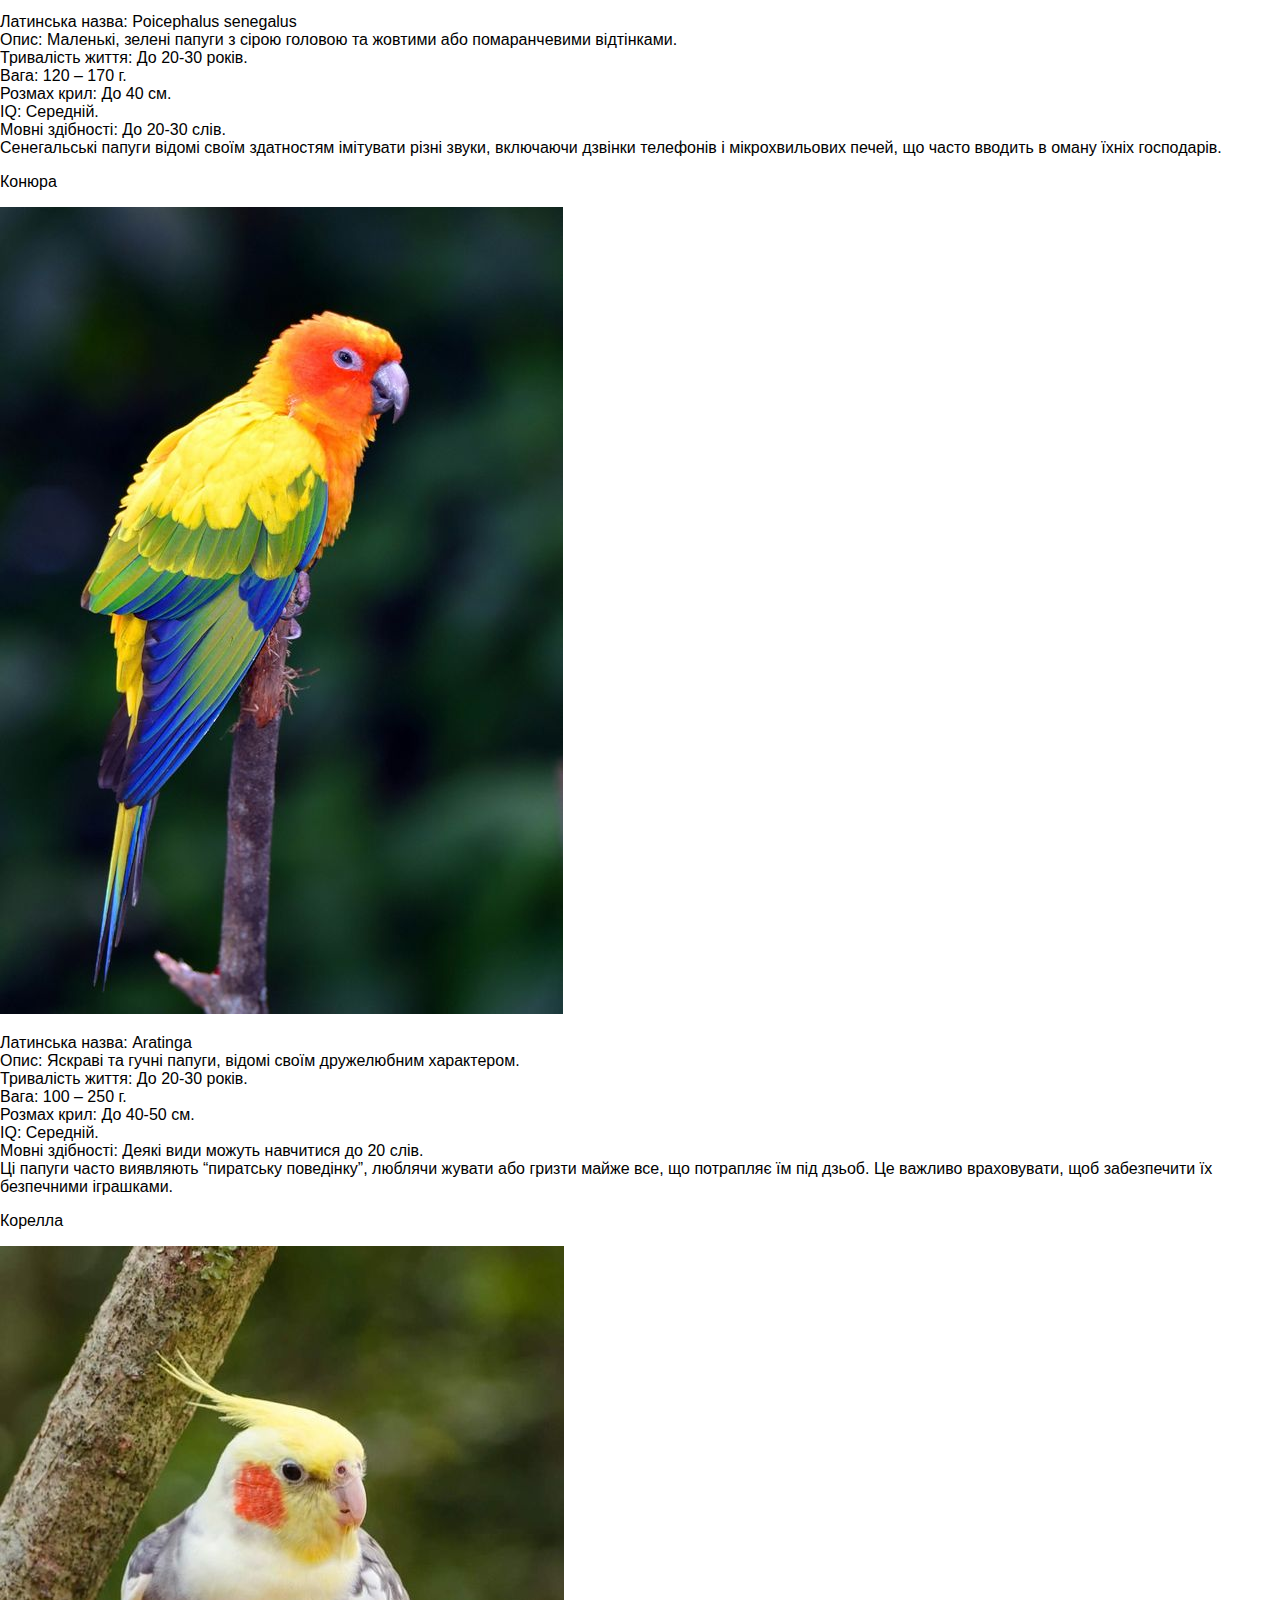
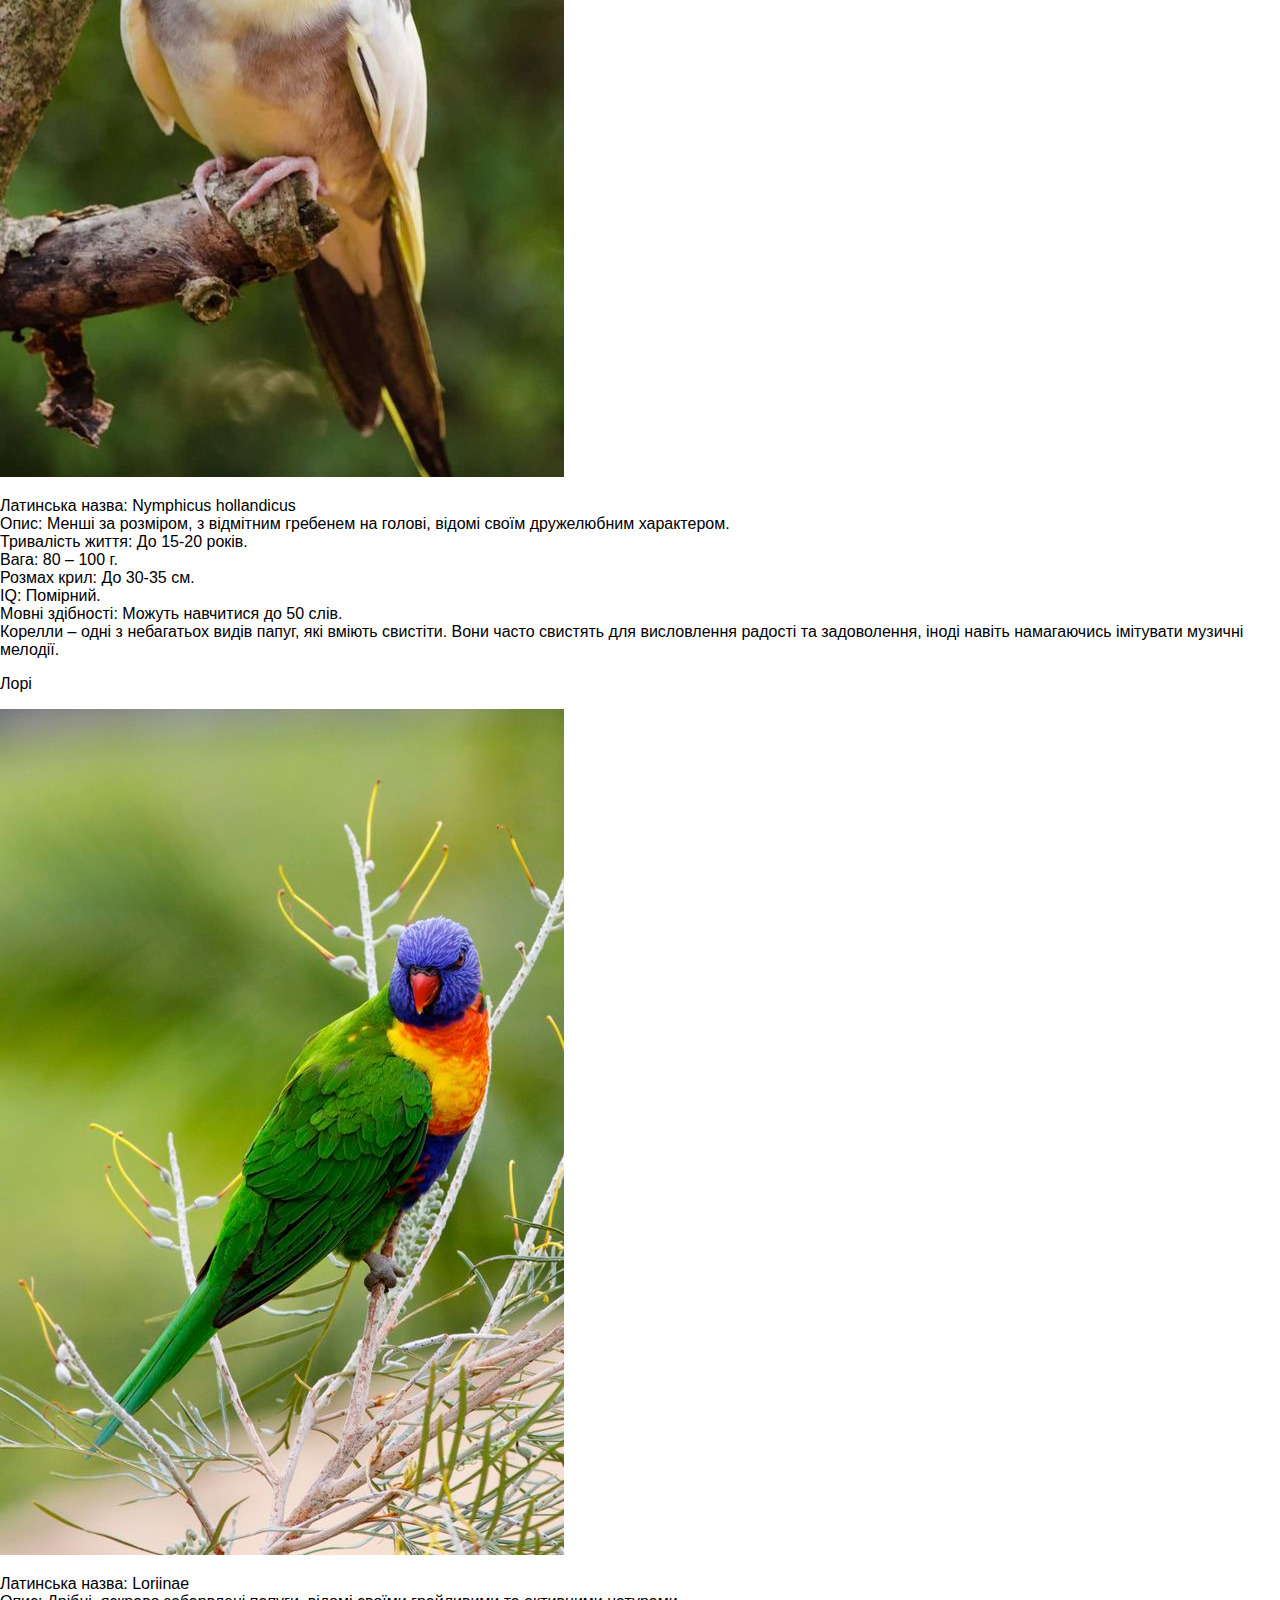
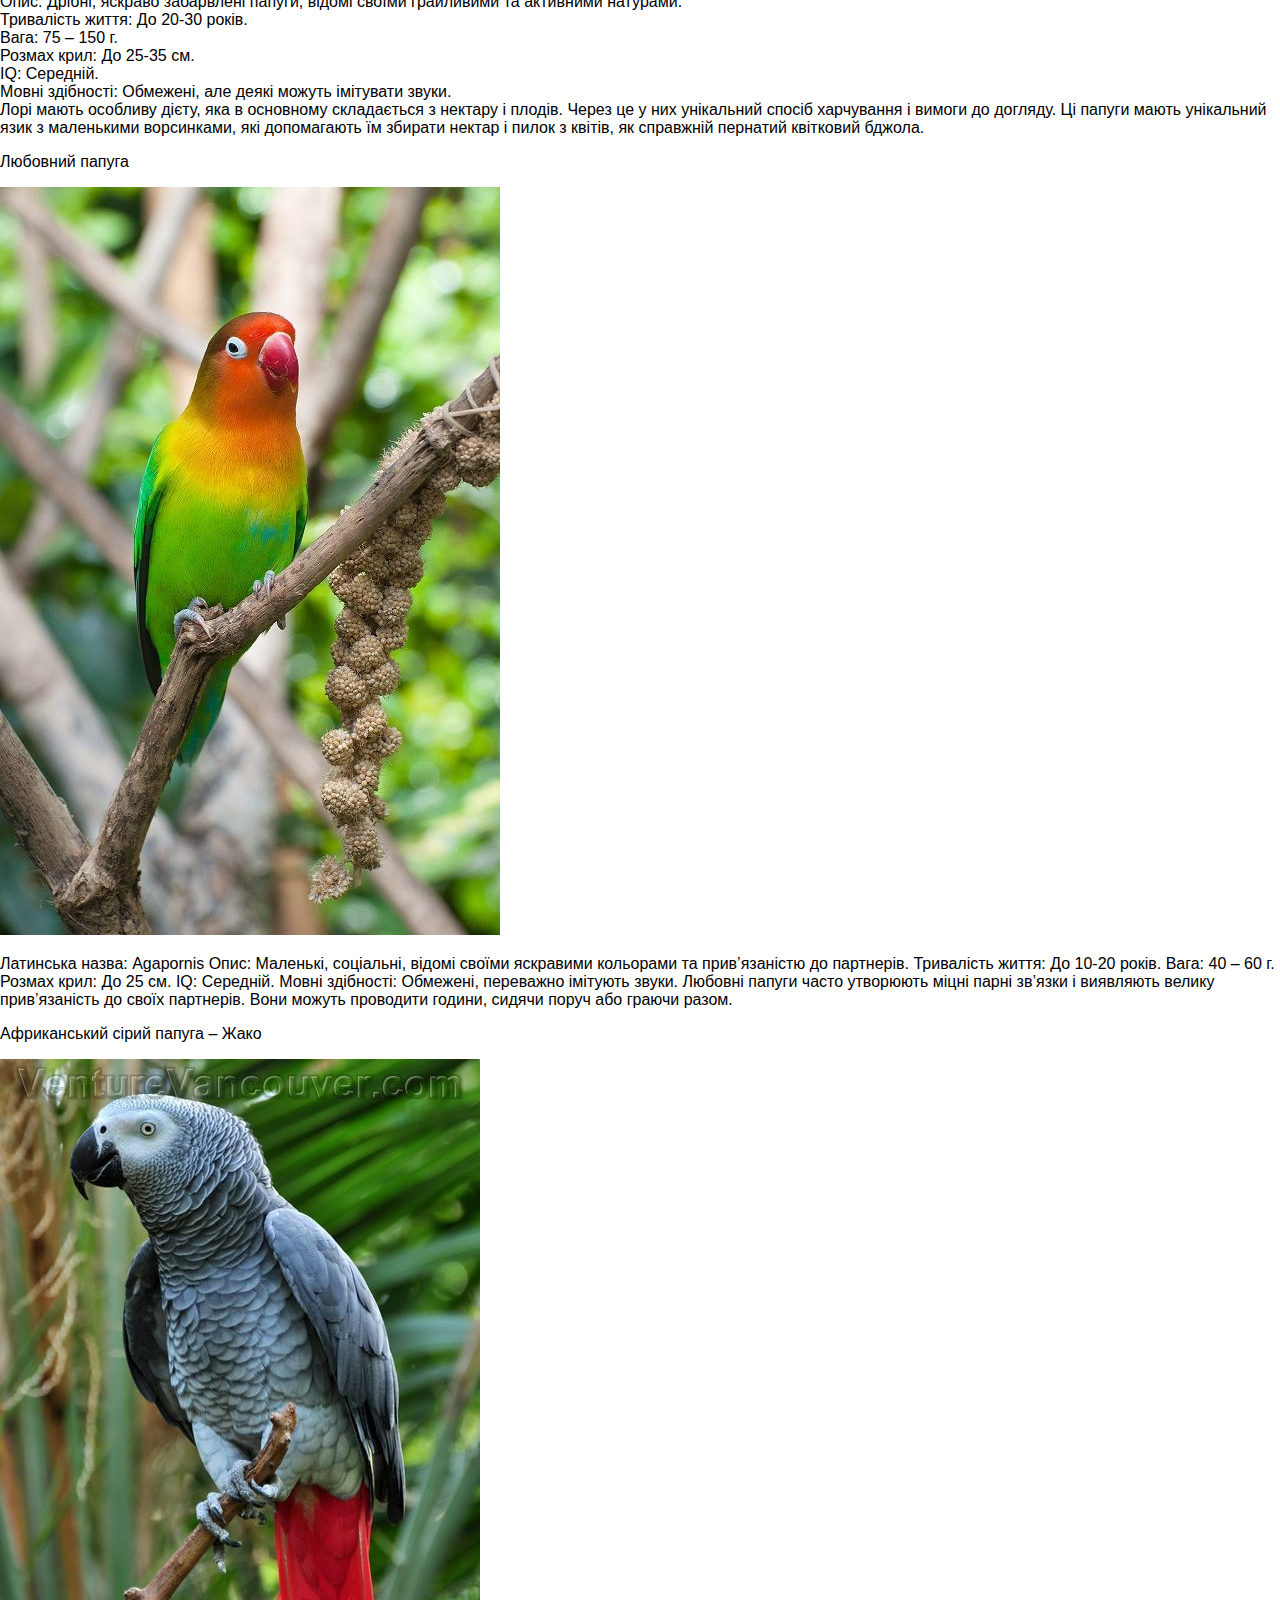
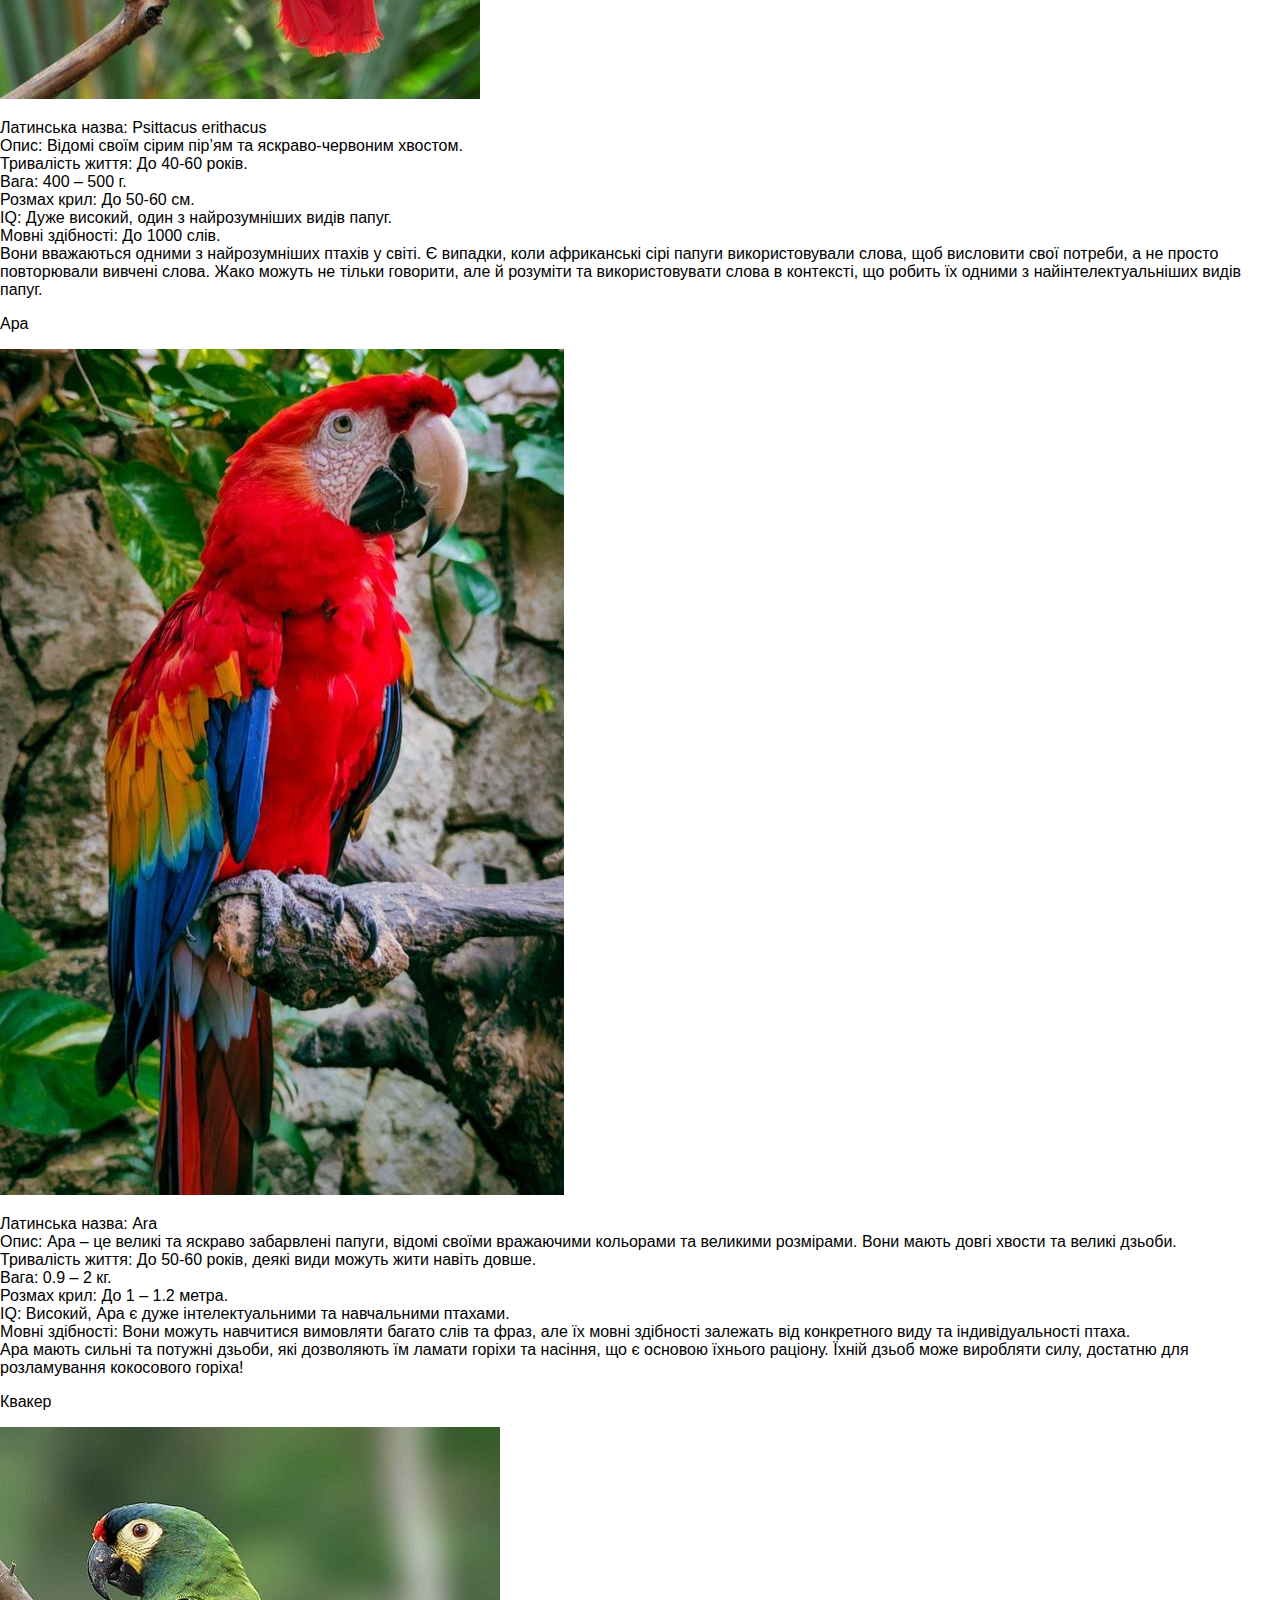
<file: images/lizard/Birds.html>
<!DOCTYPE html>
<!-- saved from url=(0049)file:///D:/visialstudio/html/duplomnaa/birds.html -->
<html lang="en"><head><meta http-equiv="Content-Type" content="text/html; charset=UTF-8">
    <link rel="stylesheet" href="./Birds_files/birds.css">
    <link rel="stylesheet" href="file:///D:/visialstudio/html/duplomnaa/header.html">
    <link rel="stylesheet" href="file:///D:/style.css">
    
    <meta name="viewport" content="width=device-width, initial-scale=1.0">
    <title>Birds</title>
</head>
<body>
    <div class="header">
        <img src="./Birds_files/parrot-header.jpg" alt="" class="header-photo">
        <p class="header-text">Папуги - це крила природи, розмаїття барв та дзеркало людської душі. Вони наповнюють наш світ звуками та кольорами, роблячи кожен день яскравішим і веселішим.</p>
    </div>
    <div> <p class="food">Харчування</p>
        <div class="block-ps">Психологія папуг</div>
        <div class="about-ps">
            <p class="about-ps1">Папуги відомі своєю складною психологією та високим інтелектом, що робить їх цікавими та привабливими домашніми улюбленцями. Вони здатні навчатися, вирішувати задачі, запам'ятовувати та імітувати звуки, включаючи людську мову. Папуги є дуже соціальними створіннями, які потребують постійного спілкування і взаємодії. У дикій природі вони живуть у великих зграях, тому в неволі також потребують соціальних контактів. Недостатність спілкування може призвести до стресу і поведінкових проблем.
                <br><br>Ці птахи відчувають широкий спектр емоцій, включаючи радість, сум, страх і злість. Вони можуть проявляти прихильність до своїх власників і навіть ревнувати до інших. Важливо враховувати їх емоційний стан для забезпечення комфортного життя. Через свій інтелект папуги потребують розумової та фізичної стимуляції. Іграшки, головоломки і тренування допомагають уникнути нудьги і деструктивної поведінки. Недостатня стимуляція може призвести до агресії, крику і самопошкодження.
                Папуги формують сильні емоційні зв'язки зі своїми власниками, можуть бути дуже ласкавими і вимагати багато уваги. Зміна власника або нехтування може викликати у них стрес і тривогу. Вони використовують різні способи комунікації: вокалізацію, мову тіла та поведінкові сигнали. Розуміння цих сигналів допомагає краще взаємодіяти зі своїми птахами. Папуги добре піддаються дресируванню і можуть навчитися різним трюкам та командам, що забезпечує необхідну розумову стимуляцію і зміцнює зв'язок між птахом і власником.</p>
                <p class="about-ps2"><b>Рухи папуг</b> <br><br>Польоти: У дикій природі папуги проводять багато часу в польотах. Вони мають сильні крила і потребують регулярних польотів навіть у домашніх умовах. Польоти допомагають підтримувати фізичну форму і задовольняють природні потреби в русі.
                    <br><br>Лазіння: Папуги використовують свої лапи і дзьоб для лазіння по гілках, іграшках та інших поверхнях. Вони є вправними альпіністами, і лазіння допомагає їм залишатися активними і здоровими.
                    <br><br>Жонглювання та гра: Папуги люблять гратися з різними предметами, переносити їх з місця на місце, кидати і підбирати. Ця активність є важливою для їхньої розумової стимуляції і фізичної активності.
                    <br><br>Повороти та нахили голови: Папуги часто нахиляють і повертають голову, щоб краще розглянути об'єкт або висловити цікавість. Ці рухи також можуть бути ознакою слухання або спроби зрозуміти звуки навколо них.
                    <br><br>Розправляння крил: Папуги часто розправляють крила, щоб потягнутися, показати свої розміри або просто розслабитися. Це звична поведінка, яка допомагає підтримувати м'язовий тонус і гнучкість.
                    Чистка оперення: Папуги ретельно доглядають за своїм оперенням, чистячи його дзьобом. Це не лише гігієнічна поведінка, але й спосіб підтримки здоров'я пір'я та шкіри.</p>
            </div>
            <div class="block-care">Догляд</div>
            <div>
                <p class="vstup-home">Житло та умови утримання для папуг</p>
<div class="bl-h">
    <p class="about-home">Житло та умови утримання для папуг є важливим аспектом догляду за ними. Вибір правильної клітки або вольєру відіграє важливу роль у забезпеченні комфорту та безпеки птаха. Клітка повинна бути достатньою, щоб папуга мала достатньо місця для руху та розгортання крил. Матеріал, з якого виготовлена клітка, має бути безпечним для птахів, без небезпечних чи негризучих складників. Також важливою є безпека клітки - вона повинна мати надійні замки та захисні елементи, щоб уникнути втечі папуги або травмування.

                    <br><br>Помістіть клітку або вольєр в тихому місці, де немає прямих потоків повітря та різких змін температури. Уникайте прямого сонячного світла, оскільки воно може перегріти клітку. Забезпечте стабільну температуру та вологість в приміщенні, де знаходиться клітка, так щоб папуга почувалася комфортно. Вкладіть дно клітки сміттєзбірником або газетою для легкого прибирання та забезпечення гігієни. Додайте гілки, гніздові ящики, лізальні палиці та іграшки для стимулювання та розваг папуги. Переконайтеся, що вони безпечні та не містять шкідливих матеріалів.
                    
                    <br><br>Регулярне прибирання клітки або вольєру - видалення залишків їжі, випадкового сміття та зміна підстилки - допоможе забезпечити чистоту та гігієну середовища утримання для папуги. Також важливо регулярно мити та дезінфікувати посуд для їжі та води, гілки та іграшки, щоб уникнути поширення бактерій та захворювань.</p>
            </div>
</div>

            <div>
                <div class="food"><p>Харчування</p></div>
            <div class="kvadr-text">
                <div class="box">
                    <p><b>Різноманітна дієта:</b>

                        <br><br>Забезпечте папузі різноманітну дієту, яка включає комбінацію комерційних кормів для папуг, свіжі фрукти, овочі та зерна.
                        <br><br>Впевніться, що комерційні корми містять всі необхідні поживні речовини та вітаміни, щоб задовольнити потреби вашої папуги.
                    </p>
                </div>
                <div class="box">
                    <p><b>Свіжі фрукти та овочі:</b>

                        <br><br>Додавайте до раціону папуг свіжі фрукти та овочі, такі як яблука, груші, морква та шпинат, щоб забезпечити різноманіття в дієті та додаткові вітаміни та мінерали.

                    </p>
                </div>
                <div class="box">
                    <p><b>Зерна:</b>

                        <br><br>Включіть в дієту папуг зерна, такі як насіння соняшнику, вівсянка та кукурудза, які містять багато енергії та жирів, необхідних для підтримки активного життя птаха.
                        
                    </p>
                </div>
                <div class="box">
                    <p><b>Доступ до прісної води:</b>

                        <br><br>Забезпечте папузі доступ до чистої прісної води усі часи, переконавшись, що миска з водою завжди наповнена та свіжа.
                    </p>
                </div>
                <div class="box">
                    <p><b>Уникайте шкідливих продуктів:</b>

                        <br><br>Уникайте додавання шкідливих продуктів, таких як шоколад, цибуля та авокадо, до дієти папуг, оскільки вони можуть бути отруйними для них.
                    </p>
                </div>
                <div class="box">
                    <p><b>Регулярне контролювання раціону:</b>

                        <br><br>Регулярно контролюйте раціон та стан здоров'я птаха, щоб переконатися, що він отримує всі необхідні поживні речовини та вітаміни для здорового життя.
                    </p>
                </div>
            </div>
            <div>
                <p class="vstup-med">Медичний догляд</p>
                <div class="bl-med">
                    <p class="about-med">
                        Важливо забезпечити папугам регулярні візити до ветеринарного лікаря для медичних оглядів та вакцинацій. Також важливо уважно стежити за їхнім здоров'ям, спостерігаючи за змінами поведінці чи зовнішності, такі як втрата апетиту, викиди, дихальні проблеми або зміни у кольорі пір'я і надавати медичну допомогу в разі потреби. Рекомендовано дотримуватися профілактичних заходів, таких як вакцинація та обробка від паразитів, і звертатися до ветеринара для консультацій щодо підтримання здоров'я папуги.
                    </p>
                </div>
            </div>
            <div class="kvadr-med">
                <div class="box-med">
                    <p><b>Різноманітна дієта:</b>

                        <br><br>Забезпечте папузі різноманітну дієту, яка включає комбінацію комерційних кормів для папуг, свіжі фрукти, овочі та зерна.
                        
                    </p>
                </div>
                <div class="box-med">
                    <p><b>Свіжі фрукти та овочі:</b>

                        <br><br>Додавайте до раціону папуг свіжі фрукти та овочі, такі як яблука, груші, морква та шпинат, щоб забезпечити різноманіття в дієті та додаткові вітаміни та мінерали.

                    </p>
                </div>
                <div class="box-med">
                    <p><b>Зерна:</b>

                        <br><br>Включіть в дієту папуг зерна, такі як насіння соняшнику, вівсянка та кукурудза, які містять багато енергії та жирів, необхідних для підтримки активного життя птаха.
                        
                    </p>
                </div>
                <div class="box-med">
                    <p><b>Доступ до прісної води:</b>

                        <br><br>Забезпечте папузі доступ до чистої прісної води усі часи, переконавшись, що миска з водою завжди наповнена та свіжа.
                    </p>
                </div>
                <div class="box-med">
                    <p><b>Уникайте шкідливих продуктів:</b>

                        <br><br>Уникайте додавання шкідливих продуктів, таких як шоколад, цибуля та авокадо, до дієти папуг, оскільки вони можуть бути отруйними для них.
                    </p>
                </div>
                <div class="box-med">
                    <p><b>Регулярне контролювання раціону:</b>

                        <br><br>Регулярно контролюйте раціон та стан здоров'я птаха, щоб переконатися, що він отримує всі необхідні поживні речовини та вітаміни для здорового життя.
                    </p>
                </div>
            </div>
            <div><p class="vstup-stumyl">Соціалізація та стимуляція папуг</p></div>
            <div class="bl-st">
                <p class="about-stumyl">
                   <b> 1. Соціальна взаємодія</b>
<b><b></b></b>Папуги є дуже соціальними створіннями, які потребують регулярної взаємодії як з іншими птахами, так і з людьми. Вони формують тісні зв'язки зі своїми власниками і можуть проявляти ознаки прихильності, такі як чищення пір'я або сидіння на плечі. Для підтримки їхнього психічного здоров'я важливо проводити з папугою час щодня, спілкуватися з нею, гратися та навчати новим трюкам.

<br><br><b>2. Розумова стимуляція</b>
Папуги мають високий рівень інтелекту і потребують розумової стимуляції для запобігання нудьги та пов'язаних з нею проблем поведінки. Використовуйте іграшки, які стимулюють розумову діяльність, наприклад, пазли для птахів, дзеркала та інтерактивні іграшки. Зміна іграшок та їх регулярна ротація допомагають утримувати інтерес папуги та стимулюють її мислення.

<br><br><b>3. Фізична активність</b>
Для збереження фізичного здоров'я папугам необхідно достатньо місця для руху та фізичної активності. Забезпечте можливість для польотів, встановлюючи безпечні зони в приміщенні, де птах може вільно літати. Також можна використовувати різні типи жердинок та лазальних структур всередині клітки або вольєру для стимулювання фізичної активності.

<br><br><b>4. Навчання та тренування</b>
Навчання папуг новим трюкам і командам не лише забезпечує розумову стимуляцію, але й сприяє зміцненню зв'язку між птахом і власником. Почніть з простих команд, таких як «йди сюди» або «дай лапу», і поступово переходьте до складніших завдань. Використовуйте позитивне підкріплення, таке як ласощі або похвала, для заохочення бажаної поведінки.

<br><br><b>5. Соціалізація з іншими птахами</b>
Якщо у вас є можливість, забезпечте папузі спілкування з іншими птахами. Це може бути спільне перебування в одному просторі або короткочасні зустрічі під наглядом. Спілкування з іншими папугами може допомогти знизити стрес і підвищити загальний рівень щастя птаха.

<br><br><b>6. Позитивне оточення</b>
Створіть позитивне та збагачене оточення для папуги. Використовуйте різноманітні текстури, кольори та звуки, щоб створити стимулююче середовище. Музика, телевізор або спеціальні записи звуків природи можуть також допомогти забезпечити додаткову стимуляцію.

<br><br><b>Рекомендації:</b>
<br><br>Проводьте щодня час зі своєю папугою, спілкуючись та граючи з нею.
<br><br>Регулярно змінюйте іграшки та аксесуари у клітці, щоб підтримувати інтерес птаха.
<br><br>Забезпечте можливість для безпечних польотів та фізичної активності.
<br><br>Використовуйте позитивне підкріплення під час навчання новим трюкам та командам.
<br><br>За можливості забезпечте соціалізацію з іншими птахами.
<br><br>Створюйте позитивне та збагачене оточення, використовуючи різноманітні текстури, кольори та звуки.
                </p>
            </div>
            <div><p class="vstup-trening">Тренування та розвиток:</p></div>
            <div class="bl-trening">
                <p class="ab-t"> <b>1.Навчання командам і трюкам</b>
                    <br>Папуги є дуже розумними птахами, які легко вчаться новим командам і трюкам. Почніть з простих команд, таких як «йди сюди» або «дай лапу», і використовуйте позитивне підкріплення, таке як ласощі або похвала, щоб заохотити бажану поведінку. Поступово ускладнюйте завдання, додаючи нові трюки та команди. Регулярне тренування допомагає підтримувати інтерес папуги та зміцнює ваш зв'язок.
                    
                    <br><br><b>2. Ігри та розумові завдання</b>
                    <br>Забезпечте папузі різноманітні іграшки, які стимулюють її розумову діяльність. Це можуть бути пазли для птахів, інтерактивні іграшки або просто дзеркала. Ігри, які змушують папугу думати та вирішувати проблеми, дуже корисні для її розвитку. Регулярно змінюйте іграшки, щоб підтримувати інтерес птаха.
                    
                    <br><br><b>3. Фізична активність</b>
                    <br>Для підтримки фізичного здоров'я папугам потрібно багато руху. Забезпечте їм можливість для безпечних польотів у приміщенні або на вулиці у спеціально обладнаних вольєрах. Використовуйте різні типи жердинок, лазальних конструкцій та гойдалок всередині клітки, щоб стимулювати фізичну активність.
                    
                 <br><br><b>   4. Спілкування та соціалізація</b>
                    <br>Соціальна взаємодія є важливою частиною розвитку папуг. Проводьте з ними час щодня, спілкуючись, граючись та навчаючи їх новим речам. За можливості, забезпечте папугам спілкування з іншими птахами. Це допоможе знизити стрес і підвищити загальний рівень щастя.
                    
                    <br><br><b>5. Створення стимулюючого середовища</b>
                    <br>Створіть для папуги приємне та збагачене середовище. Використовуйте різноманітні текстури, кольори та звуки, щоб зробити її середовище цікавим та стимулюючим. Музика або записи звуків природи також можуть бути корисними.
                    
                    <br><br><b>Рекомендації</b>
                    Проводьте регулярні тренування, починаючи з простих команд і поступово ускладнюючи завдання.
                    Використовуйте позитивне підкріплення для заохочення бажаної поведінки.
                    Забезпечте папузі різноманітні іграшки та змінюйте їх, щоб підтримувати інтерес.
                    Давайте папузі можливість для безпечних польотів і фізичної активності.
                    Проводьте з папугою час щодня, спілкуючись та граючись.
                    Створюйте для папуги цікаве та стимулююче середовище.</p>
            </div>
    </div>
    <div> 
        <p class="vstup-diseases">Хвороби папуг</p>
    </div>
    <div class="div-diseases">
        
        <div class="daseases-box">
            <p>Паразитарні захворювання (кліщі, воші)
                Симптоми: Постійне свербіння, випадання пір'я, почервоніння шкіри, зниження ваги.
                Рекомендації: Консультуйтеся з ветеринаром щодо лікування та профілактики паразитів.</p>
        </div>
        <div class="daseases-box">
            <p>Респіраторні захворювання (грип, пневмонія)
                Симптоми: Кашель, чхання, виділення з носа, утруднене дихання, втрата апетиту.
                Рекомендації: Забезпечте папузі тепло та спокій, доступ до свіжої води. Негайно зверніться до ветеринара.</p>
        </div>
        <div class="daseases-box">
            <p>Гіповітаміноз (дефіцит вітамінів)
                Симптоми: Втрата апетиту, загальна слабкість, лущення шкіри, поганий стан пір'я.
                Рекомендації: Коригуйте раціон папуги, додаючи відповідні вітаміни та мінерали. Проконсультуйтеся з ветеринаром для рекомендацій щодо харчування.   </p>
        </div>
        <div class="daseases-box">
            <p>Передозування вітамінами (гіпервітаміноз)
                Симптоми: Діарея, блювота, втрата апетиту, загальна слабкість.
                Рекомендації: Припиніть надання вітамінних добавок та зверніться до ветеринара для корекції раціону.</p>
        </div>
        <div class="daseases-box">
            <p>Пошкодження крил (травми)
                Симптоми: Кровотеча, відкриті рани, відмова від польотів.
                Рекомендації: Обережно обробіть рану, забезпечте птаху спокій та тепло. Негайно зверніться до ветеринара.</p>
        </div>
        <div class="daseases-box">
            <p>Подразнення кілець на ногах (подушечки)
                Симптоми: Червоніння, пухлина, відмова від стояння на нозі.
                Рекомендації: Перевірте, чи кільця на нозі не стискають папугу. Забезпечте чистоту та уникнення агресивних речовин. Зверніться до ветеринара для лікування.</p>
        </div>
        <div>
            <p class="vstup-top10">Топ 10 папуг</p>
        </div>
        <div class="div-porod">
            <div class="divvv">
                <p class="name-hv">Хвилястий папужка</p>
                <img src="./Birds_files/xvula.jpg" alt="" class="photo-hv">
                <p class="text-hv">Латинська назва: Melopsittacus undulatus
                    <br>Опис: Маленькі, яскраво-забарвлені папуги, популярні як домашні улюбленці.
                    <br>Тривалість життя: До 5-10 років.
                    <br>Вага: 30 – 40 г.
                    <br>Розмах крил: До 30 см.
                    <br>IQ: Помірний.
                    <br>Мовні здібності: Можуть навчитися до 100 слів.
                    <br>Ці маленькі папуги можуть виконувати акробатичні трюки в повітрі, такі як перевороти та петлі. Їх грайливість і винахідливість часто дивують господарів.</p>
            </div>
            <div class="divvv">
                <p class="name-ka">Какаду</p>
                <img src="./Birds_files/kakady.jpg" alt="" class="photo-ka">
                <p class="text-ka">Латинська назва: Cacatuidae
                    <br>Опис: Легко впізнавані завдяки їх “гребеню” на голові.
                    <br>Тривалість життя: До 40-60 років.
                    <br>Вага: 300 – 1,200 г.
                    <br>Розмах крил: До 60-80 см.
                    <br>IQ: Високий.
                    <br>Мовні здібності: Обмежені, в середньому до 30 слів.
                    <br>Відомі своїми імпозантними гребенями на голові, які вони піднімають і опускають в залежності від настрою. Це може бути справжнє шоу емоцій!</p>
            </div>
            <div class="divvv">
                <p class="name-senega">Сенегальський папуга</p>
                <img src="./Birds_files/senega.jpg" alt="" class="photo-senega">
                <p class="text-senega">Латинська назва: Poicephalus senegalus
                    <br>Опис: Маленькі, зелені папуги з сірою головою та жовтими або помаранчевими відтінками.
                    <br>Тривалість життя: До 20-30 років.
                    <br>Вага: 120 – 170 г.
                    <br>Розмах крил: До 40 см.
                    <br>IQ: Середній.
                    <br>Мовні здібності: До 20-30 слів.
                    <br>Сенегальські папуги відомі своїм здатностям імітувати різні звуки, включаючи дзвінки телефонів і мікрохвильових печей, що часто вводить в оману їхніх господарів.</p>
            </div>
            <div class="divvv">
                <p class="name-kon">Конюра</p>
                <img src="./Birds_files/konyga.jpg" alt="" class="photo-kon">
                <p class="text-kon">Латинська назва: Aratinga
                    <br>Опис: Яскраві та гучні папуги, відомі своїм дружелюбним характером.
                    <br>Тривалість життя: До 20-30 років.
                    <br>Вага: 100 – 250 г.
                    <br>Розмах крил: До 40-50 см.
                    <br>IQ: Середній.
                    <br>Мовні здібності: Деякі види можуть навчитися до 20 слів.
                    <br>Ці папуги часто виявляють “пиратську поведінку”, люблячи жувати або гризти майже все, що потрапляє їм під дзьоб. Це важливо враховувати, щоб забезпечити їх безпечними іграшками.</p>
            </div>
            <div class="divvv">
                <p class="name-korella">Корелла</p>
                <img src="./Birds_files/kanella.jpg" alt="" class="photo-korella">
                <p class="text-korella">Латинська назва: Nymphicus hollandicus
                    <br>Опис: Менші за розміром, з відмітним гребенем на голові, відомі своїм дружелюбним характером.
                    <br>Тривалість життя: До 15-20 років.
                    <br>Вага: 80 – 100 г.
                    <br>Розмах крил: До 30-35 см.
                    <br>IQ: Помірний.
                    <br>Мовні здібності: Можуть навчитися до 50 слів.
                    <br>Корелли – одні з небагатьох видів папуг, які вміють свистіти. Вони часто свистять для висловлення радості та задоволення, іноді навіть намагаючись імітувати музичні мелодії.</p>
            </div>
            <div class="divvv">
                <p class="name-lori">Лорі</p>
                <img src="./Birds_files/lora.jpg" alt="" class="photo-lori">
                <p class="text-lori">Латинська назва: Loriinae
                    <br>Опис: Дрібні, яскраво забарвлені папуги, відомі своїми грайливими та активними натурами.
                    <br>Тривалість життя: До 20-30 років.
                    <br>Вага: 75 – 150 г.
                    <br>Розмах крил: До 25-35 см.
                    <br>IQ: Середній.
                    <br>Мовні здібності: Обмежені, але деякі можуть імітувати звуки.
                    <br>Лорі мають особливу дієту, яка в основному складається з нектару і плодів. Через це у них унікальний спосіб харчування і вимоги до догляду. Ці папуги мають унікальний язик з маленькими ворсинками, які допомагають їм збирати нектар і пилок з квітів, як справжній пернатий квітковий бджола.</p>
            </div>
            <div class="divvv">
                <p class="name-love">Любовний папуга</p>
                <img src="./Birds_files/love.jpg" alt="" class="photo-love">
                <p class="text-love">Латинська назва: Agapornis
                    Опис: Маленькі, соціальні, відомі своїми яскравими кольорами та прив’язаністю до партнерів.
                    Тривалість життя: До 10-20 років.
                    Вага: 40 – 60 г.
                    Розмах крил: До 25 см.
                    IQ: Середній.
                    Мовні здібності: Обмежені, переважно імітують звуки.
                    Любовні папуги часто утворюють міцні парні зв’язки і виявляють велику прив’язаність до своїх партнерів. Вони можуть проводити години, сидячи поруч або граючи разом.</p>
            </div>
            <div class="divvv">
                <p class="name-afruka">Африканський сірий папуга – Жако</p>
                <img src="./Birds_files/afruka.jpg" alt="" class="photo-afruka">
                <p class="text-afruka">Латинська назва: Psittacus erithacus
                    <br>Опис: Відомі своїм сірим пір’ям та яскраво-червоним хвостом.
                    <br>Тривалість життя: До 40-60 років.
                    <br>Вага: 400 – 500 г.
                    <br>Розмах крил: До 50-60 см.
                    <br>IQ: Дуже високий, один з найрозумніших видів папуг.
                    <br>Мовні здібності: До 1000 слів.
                    <br>Вони вважаються одними з найрозумніших птахів у світі. Є випадки, коли африканські сірі папуги використовували слова, щоб висловити свої потреби, а не просто повторювали вивчені слова. Жако можуть не тільки говорити, але й розуміти та використовувати слова в контексті, що робить їх одними з найінтелектуальніших видів папуг.</p>
            </div>
            <div class="divvv">
                <p class="name-ara">Ара</p>
                <img src="./Birds_files/ara.jpg" alt="" class="photo-ara">
                <p class="text-ara">Латинська назва: Ara
                    <br>Опис: Ара – це великі та яскраво забарвлені папуги, відомі своїми вражаючими кольорами та великими розмірами. Вони мають довгі хвости та великі дзьоби.
                    <br>Тривалість життя: До 50-60 років, деякі види можуть жити навіть довше.
                    <br>Вага: 0.9 – 2 кг.
                    <br>Розмах крил: До 1 – 1.2 метра.
                    <br>IQ: Високий, Ара є дуже інтелектуальними та навчальними птахами.
                    <br>Мовні здібності: Вони можуть навчитися вимовляти багато слів та фраз, але їх мовні здібності залежать від конкретного виду та індивідуальності птаха.
                    <br>Ара мають сильні та потужні дзьоби, які дозволяють їм ламати горіхи та насіння, що є основою їхнього раціону. Їхній дзьоб може виробляти силу, достатню для розламування кокосового горіха!</p>
            </div>
            <div class="divvv">
                <p class="name-kva">Квакер</p>
                <img src="./Birds_files/kvaker.jpg" alt="" class="photo-kvaker">
                <p class="text-kvaker">Латинська назва: Myiopsitta monachus
                    <br>Опис: Середнього розміру, відомі своїм яскраво-зеленим пір’ям та звучним голосом.
                    <br>Тривалість життя: До 20-30 років.
                    <br>Вага: 100 – 120 г.
                    <br>Розмах крил: До 40-50 см.
                    <br>IQ: Високий.
                    <br>Мовні здібності: Можуть навчитися до 100 слів.
                    <br>Квакери відомі своєю здатністю будувати складні гнізда з гілок, які вони збирають. Ці птахи можуть створювати великі, багатокімнатні конструкції, що служать не лише для гніздування, але й як засоби захисту та соціалізації. Це одна з унікальних характеристик, яка виділяє квакерів серед інших видів папуг.</p>
            </div>
        </div>
        <div>
            <p class="ost">Обравши папугу в якості домашнього улюбленця, ви не просто отримуєте птаха, але й вірного друга з унікальним характером і здатностями. Від маленьких, але дуже розумних буджеригарів до величних і говірких африканських сірих папуг, кожен вид має свої особливості, які роблять їх неповторними. Важливо пам’ятати, що всі папуги вимагають уваги, турботи та любові, і в замін вони наповнять ваш дім радістю, кольором та незабутніми моментами.</p>
        </div>
        </div>

</div></body></html>
</file>
<file: birds.css>
/* Оновлений CSS з сучасним дизайном для мобільних пристроїв */

/* Основні стилі */
body {
    margin: 0;
    font-family: Arial, sans-serif;
}

/* Верхній блок */
.header {
    position: relative;
}

.header img {
    width: 100%;
    height: auto;
    object-fit: cover;
    filter: brightness(50%);
}

.header-text {
    position: absolute;
    top: 50%;
    left: 50%;
    transform: translate(-50%, -50%);
    color: white;
    font-size: 24px;
    text-align: center;
}

/* Блоки */
.block-ps, .block-care {
    width: 100%;
    margin: 20px auto;
    font-size: 18px;
    border-radius: 8px;
    text-align: center;
}

/* Блоки "Про нас" */
.about-ps, .bl-h, .bl-med, .bl-st, .bl-trening {
    padding: 20px;
    margin: 20px auto;
    max-width: 100%;
    border-radius: 8px;
}

.about-ps1, .about-ps2, .about-home, .about-med, .about-stumyl, .ab-t {
    margin-top: -10px;
    margin-bottom: -10px;
    font-size: 16px;
}

/* Блоки "Послуги" і "Інші блоки" */
.kvadr-text, .kvadr-med {
    padding: 20px;
    margin: 20px auto;
    max-width: 100%;
    background-color: #18a01148;
    border-radius: 8px;
}

/* Контейнери блоків */
.box, .box-med {
    width: calc(50% - 20px);
    margin: 10px;
    height: auto;
    border: 2px solid #e0e0e0;
    border-radius: 10px;
    box-shadow: 0 4px 8px rgba(0, 0, 0, 0.1);
    transition: transform 0.3s, box-shadow 0.3s;
}

.box:hover {
    transform: translateY(-10px);
    box-shadow: 0 8px 16px rgba(0, 0, 0, 0.2);
}

/* Додаткові стилі для тексту і заголовків */
.box p {
    margin: 0;
    font-family: Arial, sans-serif;
    color: #333;
}

.box b {
    color: #000000;
}

/* Заключний блок */
.ost {
    padding: 20px;
    margin: 20px auto;
    max-width: 100%;
    height: auto;
    text-align: center;
    background-color: #2e412d48;
    color: #000000;
    border-radius: 8px;
}
</file>
<file: style.css>
body, html {
    margin: 0;
    padding: 0;
    width: 100%;
    height: 100%;
    background-color: #f0f2f5;
}

.video-bg {
    position: relative;
    width: 100%;
    height: 100vh; 
    overflow: hidden;
}

.video-bg video {
    height: 100vh;
    width: 100%;
    position: absolute;
    top: 0;
    left: 0;
    object-fit: cover;
    z-index: 1;
}

.effects {
    position: absolute;
    top: 0;
    left: 0;
    z-index: 2;
    width: 100%;
    height: 100%;
    background-color: rgba(0, 0, 0, 0.2);
}

.video-bg___content, .video-bg___content-2 {
    position: absolute;
    left: 100px;
    transform: translateY(-50%);
    z-index: 3;
    background-color: rgb(47, 112, 67);
    height: 60px;
    width: 180px;
    text-align: center;
    border-radius: 30px;
    display: flex;
    align-items: center;
    justify-content: center; 
}

.video-bg___content {
    top: 60%;
}

.video-bg___content-2 {
    top: 80%;
}

.video-bg___content:hover, .video-bg___content-2:hover {
    background-color: rgb(83, 135, 98);
}

.video-bg___content a, .video-bg___content-2 a {
    color: white;
    font-size: 1.5em;
    text-decoration: none;
    font-weight: bold;
}

body {
    font-family: 'Roboto', sans-serif;
    background-color: #f0f2f5;
    color: #333;
    margin: 0;
}

.button-animals {
    display: flex;
    flex-wrap: wrap;
    justify-content: center;
    gap: 20px;
    margin-top: 20px;
}

.button-animals .animal-item {
    flex: 1 1 calc(25% - 40px);
    margin: 20px;
    height: 500px;
    width: 250px;
    background-color: #202020;
    box-shadow: 0 4px 8px rgba(0,0,0,0.1);
    border-radius: 16px;
    text-align: center;
    position: relative;
    overflow: hidden;
    transition: transform 0.3s, box-shadow 0.3s;
}

.button-animals .animal-item:hover {
    transform: translateY(-10px);
    box-shadow: 0 8px 16px rgba(0, 0, 0, 0.604);
}

.button-animals .animal-item img {
    width: 100%;
    height: 100%;
    object-fit: cover;
    opacity: 0.6;
    transition: opacity 0.3s;
    position: absolute;
    top: 0;
    left: 0;
    border-radius: 16px;
}

.button-animals .animal-item:hover img {
    opacity: 0.3;
}

.button-animals .animal-item a {
    display: block;
    color: #fff;
    font-size: 24px;
    font-weight: 700;
    text-decoration: none;
    position: relative;
    z-index: 1;
    height: 100%;
    width: 100%;
}

.button-animals .animal-item .grizynu {
    color: #fff;
    position: absolute;
    bottom: 20px;
    left: 50%;
    transform: translateX(-50%);
    background-color: rgba(0, 128, 0, 0.6);
    padding: 10px 20px;
    border-radius: 8px;
    font-size: 18px;
    font-weight: 700;
    text-transform: uppercase;
    text-shadow: 1px 1px 2px rgba(0,0,0,0.2);
    margin: 0;
    z-index: 1;
}

.about-your {
    width: 100%;
    height: 400px;
    margin-top: 70px;
    background-color: rgb(191, 223, 233);
}

.chooose {
    position: absolute;
    top: 50%;
    left: 50%;
    transform: translate(-50%, -50%);
    background-color: rgba(210, 203, 203, 0.7);
    padding: 10px;
    text-align: center;
    z-index: 2;
    margin-top: 100px;
}

.psychologe-cat.jpg {
    position: relative;
    width: 100%;
    height: auto;
    background-color: rgb(211, 234, 242);
}

.choose-pets {
    margin-top: 100px;
    margin-left: 370px;
    font-weight: 800;
    font-size: 20px;
    background-color: rgb(47, 112, 67);
    width: 400px;
    height: 50px;
    text-align: center;
    padding: 20px;
    border-radius: 20px;
    color: white;
    line-height: 5px;
}

.cat-container {
    display: flex;
    width: 100%;
    height: 700px;
}

.cat-image {
    flex: 1;
    background: url("./images/psychologe-cat.jpg") no-repeat center;
    background-size: cover;
}

.cat-text {
    flex: 1;
    background-color: white;
    display: flex;
    justify-content: center;
    align-items: center;
}

.container {
    display: flex;
    justify-content: space-between;
    margin-top: 100px;
    background-color: #202020;
    padding: 50px;
}

.bl-ab-your, .bl-k {
    width: 40%;
    margin-left: 50px;
    margin-right: 50px;
    color: #f0f2f5;
}

@media (max-width: 768px) {
    .video-bg___content, .video-bg___content-2 {
        left: 50%;
        transform: translate(-50%, -50%);
        height: 50px;
        width: 150px;
    }

    .video-bg___content a, .video-bg___content-2 a {
        font-size: 1.2em;
    }

    .button-animals .animal-item {
        flex: 1 1 calc(100% - 40px);
        height: 300px;
        width: calc(100% - 40px);
        margin: 20px;
    }

    .button-animals .animal-item a {
        font-size: 20px;
    }

    .button-animals .animal-item .grizynu {
        font-size: 16px;
    }

    .about-your {
        height: auto;
    }

    .chooose {
        width: calc(100% - 40px);
        left: 50%;
        transform: translate(-50%, -50%);
        padding: 10px 5px;
        font-size: 18px;
    }

    .choose-pets {
        margin-top: 50px;
        margin-left: 20px;
        width: calc(100% - 40px);
        font-size: 16px;
        padding: 15px;
        line-height: normal;
    }

    .cat-container {
        flex-direction: column;
        height: auto;
    }

    .cat-text {
        padding: 20px;
    }

    .container {
        flex-direction: column;
        padding: 20px;
    }

    .bl-ab-your, .bl-k {
        width: calc(100% - 40px);
        margin: 20px;
    }
}
</file>
<file: cats.css>
body {
    margin: 0;
    font-family: Arial, sans-serif;
    background-color: #f0f2f5;
}

.header {
    position: relative;
    text-align: center;
}

.header img {
    top: 0;
    left: 0;
    width: 100vw;
    height: 50vh;
    object-fit: cover;
    margin: 0;
    padding: 0;
    filter: brightness(50%);
}

.text-in-photo {
    position: absolute;
    top: 50%;
    left: 50%;
    transform: translate(-50%, -50%);
    color: white;
    font-size: x-large;
    text-align: center;
}

.block-pov-cats, .cat-care, .head-diseases, .bl-p {
    width: 80%;
    max-width: 310px;
    height: 70px;
    margin: 50px auto;
    color: white;
    font-size: x-large;
    background-color: #34580bbc;
    text-align: center;
    padding: 10px;
    border-radius: 8px;
}

.ab-ps, .ab-f, .ab-fodder, .ab-n, .ab-w, .ab-e, .ab-den, .ab-l, .ab-pro {
    font-size: larger;
    padding: 20px;
    background-color: #c3dba7bc;
    margin: 20px auto;
    border-radius: 8px;
    max-width: 800px;
    box-shadow: 0 0 10px rgba(0, 0, 0, 0.1);
}

.v-f, .v-k, .v-n, .v-w, .v-e, .v-den, .v-l, .v-pro {
    font-size: x-large;
    color: rgb(0, 0, 0);
    font-weight: 500;
    margin: 40px auto;
    max-width: 800px;
    text-align: center;
}

.block-recommendations-food {
    padding: 20px;
    background-color: #c3dba7bc;
    margin: 20px auto;
    font-size: larger;
    border-radius: 8px;
    max-width: 800px;
    box-shadow: 0 0 10px rgba(0, 0, 0, 0.1);
}

.recommendations-food {
    font-size: xx-large;
    color: rgb(35, 35, 35);
    font-weight: 500;
    text-align: center;
    margin: 20px 0;
}

.food-container {
    display: flex;
    flex-wrap: wrap;
    justify-content: center;
    gap: 20px;
}

.food-item {
    background-color: rgb(255, 255, 255);
    width: 30%;
    min-width: 280px;
    height: 320px;
    display: flex;
    flex-direction: column;
    justify-content: flex-start;
    padding: 20px;
    box-shadow: 0 4px 8px rgba(0,0,0,0.1);
    margin-bottom: 20px;
    font-size: large;
}

.food-title {
    margin-bottom: 10px;
}

@media (max-width: 1000px) {
    .food-item {
        width: 45%;
    }
}

@media (max-width: 600px) {
    .food-item {
        width: 100%;
    }
}

.content-container {
    display: flex;
    flex-wrap: wrap;
    justify-content: space-between;
    background-color: #c3dba7bc;
    padding: 20px;
}

.content-item {
    width: calc(33.33% - 20px);
    padding: 20px;
    box-sizing: border-box;
    margin-top: 20px;
    background-color: white;
}

.content-item p {
    margin: 0;
    font-size: larger;
}

.head-cats {
    width: 80%;
    max-width: 310px;
    height: 70px;
    margin: 50px auto;
    color: white;
    font-size: x-large;
    background-color: rgba(53, 52, 3, 0.868);
    text-align: center;
    padding: 10px;
    border-radius: 8px;
}

.top-cats {
    font-size: x-large;
    text-align: center;
    margin: 20px 0;
    font-weight: 500;
}

.vstup-diseases {
    margin: 50px;
}

.vstup-diseases img {
    width: 100%;
    height: auto;
}

.n-m {
    font-size: x-large;
    font-weight: 700;
    margin: 50px auto;
    text-align: center;
}

.t-p {
    font-size: x-large;
    margin: 20px auto;
    width: 90%;
    max-width: 500px;
    text-align: center;
}


@media (max-width: 768px) {
    .text-in-photo {
        font-size: large;
    }

    .block-pov-cats, .cat-care, .head-diseases, .bl-p {
        width: 90%;
    }

    .vstup-diseases {
        margin: 20px;
    }

    .food-container {
        flex-direction: column;
        align-items: center;
    }

    .content-container {
        flex-direction: column;
        align-items: center;
    }

    .content-item {
        width: 100%;
        margin: 10px 0;
    }
}

@media (max-width: 480px) {
    .block-pov-cats, .cat-care, .head-diseases, .bl-p, .ab-ps, .ab-f, .ab-fodder, .ab-n, .ab-w, .ab-e, .ab-den, .ab-l, .ab-pro {
        font-size: medium;
        padding: 10px;
    }

    .v-f, .v-k, .v-n, .v-w, .v-e, .v-den, .v-l, .v-pro {
        font-size: large;
    }

    .recommendations-food {
        font-size: large;
    }

    .food-container {
        flex-direction: column;
        align-items: center;
    }

    .content-container {
        flex-direction: column;
        align-items: center;
    }

    .content-item {
        width: 100%;
        margin: 10px 0;
    }
}
</file>
<file: chinchillas.css>
body {
    margin: 0;  
    font-family: Arial, sans-serif;
    background-color: #f0f2f5;
    color: #000000;
}

.div-video {
    position: relative;
    padding-bottom: 56.25%;
    z-index: 1;
}

.video-one {
    width: 100%;
    height: 700px;
    position: absolute;
    top: 0;
    left: 0;
}

.intro {
    max-height: 100vh;
    overflow: hidden;
    position: relative;
}

.intro::after {
    content: "";
    display: block;
    position: absolute;
    top: 0;
    left: 0;
    z-index: 2;
    background-color: rgba(0, 0, 0, 0.6);
    width: 100%;
    height: 100%;
}

.intro-content {
    width: 100%;
    height: 100%;
    position: absolute;
    top: 0;
    left: 0;
    z-index: 3;
    display: flex;
    flex-direction: column;
    justify-content: center;
    align-items: center;
    text-align: center;
    color: aliceblue;
}

.intro-title {
    font-size: 3rem;
    font-weight: bold;
    margin: 0;
    color: rgb(37, 37, 37);
    margin-top: -180px;
}

.container {
    max-width: 1200px;
    margin: 20px auto;
    padding: 20px;
    background: #fff;
    box-shadow: 0 0 10px rgba(0, 0, 0, 0.1);
    border-radius: 8px;
}


.block-care, .porodu, .xvo, .ps-sh, .porodu, .xvo  {
    width: 310px;
    height: 60px;
    margin: 80px 50px 30px 50px;
    color: white;
    font-size: x-large;
    background-color: rgba(0, 0, 0, 0.743);
    text-align: center;
    line-height: 60px;
    border-radius: 8px;
}

.vstup-food, .vstup-clear, .vstup-hard, .vstup-ak, .vstup-h, .parametru {
    font-size: x-large;
    color: rgb(0, 0, 0);
    font-weight: 500;
    margin: 80px auto;
    max-width: 800px;
    text-align: center;
}

.about-food, .about-clear, .ph, .about-hard, .about-parametru, .about-ak, .ph-3, .ab-ps {
    font-size: larger;
    padding: 50px;
    background-color: rgba(225, 225, 225, 0.784);
    margin: 50px auto;
    border-radius: 8px;
    max-width: 800px;
    box-shadow: 0 0 10px rgba(0, 0, 0, 0.1);
}

.div-photo {
    margin-bottom: 200px;
}

.pivnuku, .g, .d, .r, .n {
    font-size: x-large;
    margin-top: 80px;
    font-weight: 700;
    margin-bottom: 50px;
    margin-top: 50px;
    margin-left: 200px;
}

.photo-pivnyku, .p-g, .p-d, .p-r, .p-n {
    width: 450px;
    height: 300px;
    margin-left: 100px;
}

.text-pivnuku, .t-g, .t-d, .t-r, .t-n {
    font-size: x-large;
    margin-top: -300px;
    margin-left: 660px;
    width: 500px;
}



.ska, .b, .a, .s, .u {
    font-size: x-large;
    font-weight: 700;
    margin-bottom: 50px;
    margin-top: 200px;
    margin-left: 700px;
}

.photo-ska, .p-b, .p-a, .p-s, .p-u {
    width: 450px;
    height: 300px;
    margin-left: 700px;
}

.text-ska, .t-b, .t-a, .t-s, .t-u {
    font-size: x-large;
    margin-top: -300px;
    margin-left: 100px;
    width: 500px;
}

.xvo-1 {
    margin: 50px;
    font-size: larger;
}


h1 {
    text-align: center;
    margin-bottom: 20px;
    color: #333;
}

table {
    width: 100%;
    border-collapse: collapse;
    margin: 20px 0;
}

th, td {
    padding: 12px 15px;
    text-align: left;
    border-bottom: 1px solid #ddd;
}

th {
    background-color: #f2f2f2;
    color: #333;
}

tr:hover {
    background-color: #f9f9f9;
}


@media (max-width: 768px) {
    .photo-container {
        display: block; 
        width: 90%;
        margin: 10px auto;
        text-align: center;
    }

    .photo-container img {
        width: 100%;
        height: auto;
    }

    .photo-container p {
        margin-top: 10px; 
    }
}
</file>
<file: dogs.css>
body {
    margin: 0;
    background-color: #f0f2f5;
    font-family: Arial, sans-serif;
}

.header {
    position: relative;
    text-align: center;
}

.header img {
    width: 100vw;
    height: 700px;
    object-fit: cover;
    margin: 0;
    padding: 0;
    filter: brightness(40%);
}

.text-in-photo {
    position: absolute;
    top: 50%;
    left: 50%;
    transform: translate(-50%, -50%);
    color: white;
    font-size: x-large;
    text-align: center;
}

.block-pov-dogs, .dogs-care, .block-hv, .vstup-porodu {
    width: 310px;
    height: 60px;
    margin: 30px auto;
    color: white;
    font-size: x-large;
    background-color: #344a1bbc;
    border-radius: 8px;
    text-align: center;
    line-height: 60px;
}

.text-ps-2 {
    margin-top: 50px;
    font-weight: 700;
    text-align: center;
}
.kvadr-text {
    display: flex;
    flex-wrap: wrap;
    justify-content: space-between;
    gap: 20px;
    padding: 50px;
    margin-top: 100px;
    background-color: #c3dba7bc;
}

.box {
    background-color: white;
    border: 1px solid #ddd;
    box-shadow: 0 0 10px rgba(0, 0, 0, 0.1);
    border-radius: 8px;
    width: calc(33.33% - 20px);
    padding: 20px;
    box-sizing: border-box;
    margin-bottom: 20px; 
}

.box p {
    margin: 0;
    font-size: 16px;
    line-height: 1.5;
}

@media (max-width: 1000px) {
    .box {
        width: calc(50% - 20px);
    }
}

@media (max-width: 600px) {
    .box {
        width: 100%;
    }

    
}.kvadr-text {
    display: flex;
    flex-wrap: wrap;
    justify-content: space-between;
    gap: 20px;
    padding: 50px;
    margin-top: 100px;
    background-color: #c3dba7bc;
}

.box {
    background-color: white;
    border: 1px solid #ddd;
    box-shadow: 0 0 10px rgba(0, 0, 0, 0.1);
    border-radius: 8px;
    width: calc(33.33% - 20px);
    padding: 20px;
    box-sizing: border-box;
    margin-bottom: 20px;
}

.box p {
    margin: 0;
    font-size: 16px;
    line-height: 1.5;
}

@media (max-width: 1000px) {
    .box {
        width: calc(50% - 20px);
    }
}

@media (max-width: 600px) {
    .kvadr-text {
        justify-content: center; /* Змінено з space-between на center, щоб блоки були по центру на малих екранах */
    }
    
    .box {
        width: calc(100% - 20px); /* Щоб блоки були на всю ширину на малих екранах */
    }
}


.vstup-food, .vstup-rec-food {
    font-size: x-large;
    color: green;
    font-weight: 500;
    margin-top: 50px;
    text-align: center;
}

.types-korm, .care-sh, .vstup-profi, .vstup-love, .vstup-phis, .vstup-irus {
    font-size: x-large;
    color: green;
    font-weight: 500;
    margin-top: 50px;
    text-align: center;
}

.text-ps, .about-korm, .about-care-sh, .about-profi, .about-love, .about-phis, .osn-food, .about-pot-food {
    font-size: larger;
    padding: 50px;
    background-color: #c3dba7bc;
    margin: 50px auto;
    border-radius: 8px;
    max-width: 800px;
    box-shadow: 0 0 10px rgba(0, 0, 0, 0.1);
}

.pot-food {
    font-size: x-large;
    color: green;
    font-weight: 500;
    margin-top: 80px;
    text-align: center;
}

.content-container {
    display: flex;
    flex-wrap: wrap;
    justify-content: space-between;
    gap: 20px;
    padding: 50px;
    background-color: #c3dba7bc;
}

.content-item {
    background-color: white;
    border: 1px solid #ddd;
    box-shadow: 0 0 10px rgba(0, 0, 0, 0.1);
    border-radius: 8px;
    width: calc(33.33% - 20px);
    padding: 20px;
    box-sizing: border-box;
}

.content-item p {
    margin: 0;
    font-size: 16px;
    line-height: 1.5;
}

@media (max-width: 1000px) {
    .content-item, .box {
        width: calc(50% - 20px);
    }
    .vstup-food, .vstup-rec-food, .types-korm, .care-sh, .vstup-profi, .vstup-love, .vstup-phis, .vstup-irus {
        margin-left: auto;
        margin-right: auto;
    }
}

@media (max-width: 600px) {
    .content-item, .box {
        width: 100%;
    }
    .block-pov-dogs, .dogs-care, .block-hv, .vstup-porodu {
        width: 100%;
    }
    .vstup-food, .vstup-rec-food, .types-korm, .care-sh, .vstup-profi, .vstup-love, .vstup-phis, .vstup-irus {
        margin-left: auto;
        margin-right: auto;
    }
}

.content-class {
    display: flex;
    flex-wrap: wrap;
    justify-content: space-between;
    background-color: #c3dba7bc;
    padding: 50px;
}

.hv {
    width: calc(33.33% - 20px);
    margin-bottom: 20px;
    background-color: #ffffff;
    padding: 20px;
    box-sizing: border-box;
    border-radius: 10px;
    box-shadow: 0px 3px 10px rgba(0, 0, 0, 0.1);
}

.hv p {
    margin: 0;
    font-family: Arial, sans-serif;
    font-size: large;
    color: #333;
}

.div-porod {
    margin: 0 auto;
    max-width: 800px;
}

.vstup-retruver, .vstup-bul, .vstup-boks, .vstup-pud, .vstup-sh,
.vstup-viv, .vstup-xaski, .vstup-frize, .vstup-big, .vstup-koli {
    font-size: x-large;
    font-weight: 700;
    margin-top: 250px;
    text-align: center;
}

.photo-retruver, .photo-bul, .photo-boks, .photo-pud, .photo-sh,
.photo-viv, .photo-xaski, .photo-frize, .photo-big, .photo-koli {
    width: 100%;
    max-width: 450px;
    height: auto;
    margin: 20px auto;
    display: block;
}

.text-retruver, .text-bul, .text-boks, .text-pud, .text-sh,
.text-viv, .text-xaski, .text-frize, .text-big, .text-koli {
    font-size: x-large;
    text-align: center;
    margin-top: 20px;
    padding: 0 20px;
}
</file>
<file: frog.css>
body {
    margin: 0px;
    background-color: #f0f2f5;
}

.div-video {
    position: relative;
    padding-bottom: 56.25%;
    z-index: 1;
}

.video-one {
    width: 100%;
    height: auto;
    position: absolute;
    top: 0;
    left: 0;
}

.intro {
    max-height: 100vh;
    overflow: hidden;
    position: relative;
}

.intro::after {
    content: "";
    display: block;
    position: absolute;
    top: 0;
    left: 0;
    z-index: 2;
    background-color: rgba(15, 15, 23, 0.718);
    width: 100%;
    height: 100%;
}

.intro-content{
    width: 100%;
    height: 100%;
    position: absolute;
    top: 0;
    left: 0;
    z-index: 3;
    display: flex;
    flex-direction: column;
    justify-content: center;
}

.container {
    max-width: 1200px;
    margin: 0 auto;
}

.intro-title{
    color:aliceblue;
    text-align: center;
}


.types-frog, .bl-ps, .bl-d, .bl-hv, .sp{
    width: 310px;
    height: 60px;
    margin-left: 50px;
    margin-top: 120px;
    margin-bottom: 30px;
    color: white;
    font-size: x-large;
    background-color: rgba(13, 59, 17, 0.662);
    text-align: center;
    justify-content: center;
}

.typ-f, .ab-ch{
    font-size: larger;
    padding: 50px;
}

.ab-ps, .ab-g, .ab-hv {
    font-size: larger;
    padding: 50px;
    background-color: rgba(13, 59, 17, 0.178);
    margin-top: 50px;
    color:rgb(44, 43, 43)
}

.zel-v {
    font-size: larger;
    padding: 50px;
    margin-top: 50px;
}

.v-v, .v-g, .v-ch {
    font-size: x-large;
    margin-left: 500px;
    color: rgb(26, 22, 60);
    font-weight: 500;
    margin-top: 80px;
}

.div-photo {
    margin-bottom: 200px;

}

.b, .e, .r {
    font-size: x-large;
    margin-top: 80px;
    font-weight: 700;
    margin-bottom: 50px;
    margin-top: 50px;
    margin-left: 200px;
}

.p-b, .p-e, .p-r{
    width: 450px;
height: 450px;
margin-left: 100px;
} 

.t-b, .t-e, .t-r {
    font-size: x-large;
    margin-top: -300px;
    margin-left: 660px;
    width: 500px;
}

.d, .a, .l {
    font-size: x-large;
    font-weight: 700;
    margin-bottom: 50px;
    margin-top: 200px;
    margin-left: 700px;
}

.p-d, .p-a, .p-l {
    width: 450px;
    height: 500px;
    margin-left: 700px;
}

.t-d, .t-a, .t-l{
    font-size: x-large;
    margin-top: -300px;
    margin-left: 100px;
    width: 500px;
}
</file>
<file: lizaed.css>
body {
    margin: 0;
    background-color: #f0f2f5;
}

.header {
    position: relative;
    text-align: center;
}

.header img {
    top: 0;
    left: 0;
    width: 100vw;
    height: 700px;
    object-fit: cover;
    margin: 0;
    padding: 0;
    filter: brightness(40%);
}



.ps-pov-lizard, .fiz-lizard, .bl-live, .bl-healthy, .bl-food, .bl-g, .bl-p {
    width: 310px;
    height: 60px;  
    margin-left: 50px;
    margin-top: 120px;
    margin-bottom: 30px; 
    color: white;
    font-size: x-large;
    background-color: #344a1bbc;
    border-radius: 8px;
    text-align: center;
}

.t-ps, .t-lizard, .t-fiz, .t-live, .t-healthy, .t-food, .t-g {
    font-size: larger;
    padding: 50px;
    background-color: #c3dba7bc;
    margin: 50px auto;
    border-radius: 8px;
    max-width: 800px;
    box-shadow: 0 0 10px rgba(0, 0, 0, 0.1);
}

.div-porodu {
    margin-left: 150px;
    margin-right: 100px;
    margin-top: 120px;
}

.n-k-varan, .n-h, .n-dovgo-h, .n-st-varan, .n-vyh, .n-snuk {
    font-size: x-large;
    font-weight: 700;
    margin-top: 50px;
}

.p-k-varan, .p-h, .p-dovgo-h, .p-st-varan, .p-vyh, .p-snuk {
    width: 350px;
    height: 300px;
    margin-top: 50px;
}

.t-k-varan, .t-h, .t-dovgo-h, .t-st-varan, .t-vyh, .t-snuk {
    font-size: larger;
    margin-top: -270px;
    margin-left: 400px;
}

@media (max-width: 768px) {
    .header img {
        height: 400px;
    }

    .text-in-photo {
        font-size: large;
        margin-top: 100px;
    }

    .ps-pov-lizard, .fiz-lizard, .bl-live, .bl-healthy, .bl-food, .bl-g, .bl-p {
        width: calc(100% - 20px);
        height: auto;
        margin-left: 10px;
        margin-top: 20px;
        margin-bottom: 10px;
        font-size: large;
    }

    .t-ps, .t-lizard, .t-fiz, .t-live, .t-healthy, .t-food, .t-g {
        font-size: medium;
        padding: 20px;
        margin: 20px auto;
    }

    .div-porodu {
        margin-left: 10px;
        margin-right: 10px;
        margin-top: 20px;
    }

    .n-k-varan, .n-h, .n-dovgo-h, .n-st-varan, .n-vyh, .n-snuk {
        font-size: large;
        margin-top: 20px;
    }

    .p-k-varan, .p-h, .p-dovgo-h, .p-st-varan, .p-vyh, .p-snuk {
        width: calc(100% - 20px);
        height: auto;
        margin-top: 20px;
    }

    .t-k-varan, .t-h, .t-dovgo-h, .t-st-varan, .t-vyh, .t-snuk {
        font-size: medium;
        margin-top: 10px;
        margin-left: 0;
    }
}
</file>
<file: rabbits.css>
body {
    margin: 0;
    background-color: #f0f2f5;
}

.div-video {
    position: relative;
    padding-bottom: 56.25%;
    z-index: 1;
}

.video-one {
    width: 100%;
    height: auto;
    position: absolute;
    top: 0;
    left: 0;
}

.intro {
    max-height: 100vh;
    overflow: hidden;
    position: relative;
}

.intro::after {
    content: "";
    display: block;
    position: absolute;
    top: 0;
    left: 0;
    z-index: 2;
    background-color: rgba(4, 4, 4, 0.7);
    width: 100%;
    height: 100%;
}

.intro-content {
    width: 100%;
    height: 100%;
    position: absolute;
    top: 0;
    left: 0;
    z-index: 3;
    display: flex;
    flex-direction: column;
    justify-content: center;
}

.container {
    max-width: 1200px;
    margin: 0 auto;
}

.intro-title {
    color: aliceblue;
    text-align: center;
}

.bl-ps, .bl-d, .bl-p {
    width: 310px;
    height: 60px;
    margin-left: 50px;
    margin-top: 120px;
    margin-bottom: 30px;
    color: white;
    font-size: x-large;
    background-color: rgba(68, 41, 18, 0.898);
    text-align: center;
    display: flex;
    align-items: center;
    justify-content: center;
    border-radius: 10px; 
    box-shadow: 0 4px 8px rgba(0,0,0,0.1); 
    
}

.ab-ps, .ab-f, .ab-d, .ab-g {
    font-size: larger;
    padding: 50px;
    margin: 50px auto;
    border-radius: 8px;
    max-width: 800px;
    box-shadow: 0 0 10px rgba(0, 0, 0, 0.1);
    background-color: rgba(150, 189, 220, 0.487);

}

.v-d, .v-f, .v-g {
    font-size: x-large;
    margin-left: 500px;
    color: rgb(26, 22, 60);
    font-weight: 500;
    margin-top: 50px;
}

.rrr {
    margin-bottom: 180px;
}

.n-m, .n-l, .n-f, .n-v, .n-g, .n-n, .n-a {
    font-size: x-large;
    font-weight: 700;
    margin-bottom: 50px;
    margin-top: 50px;
    margin-left: 200px;
}

.p-m, .p-l, .p-f, .p-v, .p-g, .p-n, .p-a {
    width: 450px;
    height: 300px;
    margin-left: 100px;
    border-radius: 8px; 
    box-shadow: 0 4px 8px rgba(0,0,0,0.1); 
}

.t-m, .t-l, .t-f, .t-v, .t-g, .t-n, .t-a {
    font-size: x-large;
    margin-top: -200px;
    margin-left: 660px;
    width: 500px;
}

@media (max-width: 768px) {
    .bl-ps, .bl-d, .bl-p {
        width: 80%;
        margin-left: 10%;
        margin-top: 20px;
    }

    .ab-ps, .ab-f, .ab-d, .ab-g {
        padding: 30px;
    }

    .v-d, .v-f, .v-g {
        margin-left: 10%;
    }

    .n-m, .n-l, .n-f, .n-v, .n-g, .n-n, .n-a {
        margin-left: 5%;
    }

    .p-m, .p-l, .p-f, .p-v, .p-g, .p-n, .p-a {
        width: 80%;
        margin-left: 10%;
        margin-top: 20px; 
    }

    .t-m, .t-l, .t-f, .t-v, .t-g, .t-n, .t-a {
        margin-left: 5%;
        width: 80%;
        margin-top: 20px; 
    }
}
</file>
<file: turtles.css>
body {
    margin: 0px;
    background-color: #f0f2f5;
}

.div-video {
    position: relative;
    padding-bottom: 56.25%;
    z-index: 1;
}


.video-one {
    width: 100%;
    height: 700px;
    position: absolute;
    top: 0;
    left: 0;
}


.intro {
    max-height: 100vh;
    overflow: hidden;
    position: relative;
}

.intro::after {
    content: "";
    display: block;
    position: absolute;
    top: 0;
    left: 0;
    z-index: 2;
    background-color: rgba(0, 0, 0, 0.734);
    width: 100%;
    height: 100%;
}

.intro-content{
    width: 100%;
    height: 100%;
    position: absolute;
    top: 0;
    left: 0;
    z-index: 3;
    display: flex;
    flex-direction: column;
    justify-content: center;
}

.container {
    max-width: 1200px;
    margin: 0 auto;
}

.intro-title{
    color:aliceblue;
    text-align: center;
}

.type-ch, .ps, .dg, .hvo, .block-species{
    width: 310px;
    height: 60px;
    margin-left: 50px;
    margin-top: 120px;
    margin-bottom: 30px;
    color: white;
    font-size: x-large;
    background-color: rgba(51, 156, 221, 0.662);
    text-align: center;
}

.abour-ch, .sr, .hr, .ts, .ad-hvo, .vs-species{
    font-size: larger;
    padding: 50px;
}

.about-ps, .os, .zd {
    font-size: larger;
    padding: 50px;
    background-color: rgba(69, 164, 247, 0.199);
    margin-top: 50px;
}

.div-photo {
    margin-bottom: 200px;
}

.red, .c, .zir, .zv {
    font-size: x-large;
    margin-top: 80px;
    font-weight: 700;
    margin-bottom: 50px;
    margin-top: 50px;
    margin-left: 200px;
}

.photo-red, .p-c, .p-zir, .p-zv {
    width: 450px;
height: 450px;
margin-left: 100px;
} 


.text-red, .t-c, .t-zir, .t-zv {
    font-size: x-large;
    margin-top: -450px;
    margin-left: 660px;
    width: 500px;
}

.g, .l, .k {
    font-size: x-large;
    font-weight: 700;
    margin-bottom: 50px;
    margin-top: 200px;
    margin-left: 700px;
}

.p-g, .p-l, .p-k{
    width: 450px;
    height: 500px;
    margin-left: 700px;
}

.t-g, .t-l, .t-k {
    font-size: x-large;
    margin-top: -450px;
    margin-left: 100px;
    width: 500px;

}
</file>
<file: images/lizard/Birds_files/birds.css>
/* Оновлений CSS з сучасним дизайном для мобільних пристроїв */

/* Основні стилі */
body {
    margin: 0;
    font-family: Arial, sans-serif;
}

/* Верхній блок */
.header {
    position: relative;
}

.header img {
    width: 100%;
    height: auto;
    object-fit: cover;
    filter: brightness(50%);
}

.header-text {
    position: absolute;
    top: 50%;
    left: 50%;
    transform: translate(-50%, -50%);
    color: white;
    font-size: 24px;
    text-align: center;
}

/* Блоки */
.block-ps, .block-care {
    width: 100%;
    margin: 20px auto;
    font-size: 18px;
    border-radius: 8px;
    text-align: center;
}

/* Блоки "Про нас" */
.about-ps, .bl-h, .bl-med, .bl-st, .bl-trening {
    padding: 20px;
    margin: 20px auto;
    max-width: 100%;
    border-radius: 8px;
}

.about-ps1, .about-ps2, .about-home, .about-med, .about-stumyl, .ab-t {
    margin-top: -10px;
    margin-bottom: -10px;
    font-size: 16px;
}

/* Блоки "Послуги" і "Інші блоки" */
/* .kvadr-text, .kvadr-med {
    padding: 20px;
    margin: 20px auto;
    max-width: 100%;
    background-color: #18a01148;
    border-radius: 8px;
} */

/* Контейнери блоків */
/* .box, .box-med {
    width: calc(50% - 20px);
    margin: 10px;
    height: auto;
    border: 2px solid #e0e0e0;
    border-radius: 10px;
    box-shadow: 0 4px 8px rgba(0, 0, 0, 0.1);
    transition: transform 0.3s, box-shadow 0.3s;
} */

/* .box:hover {
    transform: translateY(-10px);
    box-shadow: 0 8px 16px rgba(0, 0, 0, 0.2);
} */

/* Додаткові стилі для тексту і заголовків */
/* .box p {
    margin: 0;
    font-family: Arial, sans-serif;
    color: #333;
}

.box b {
    color: #000000;
}

/* Заключний блок */
.ost {
    padding: 20px;
    margin: 20px auto;
    max-width: 100%;
    height: auto;
    text-align: center;
    background-color: #2e412d48;
    color: #000000;
    border-radius: 8px;
} */

.food, .block-care, .vstup-med, .vstup-stumyl, .vstup-trening, .vstup-diseases, .vstup-top10  {
    width: 310px;
    height: 60px;
    margin-left: 50px;
    margin-top: 120px;
    margin-bottom: 30px;
    color: white;
    font-size: x-large;
    background-color: rgba(6, 6, 115, 0.662);
    text-align: center;
    justify-content: center;
    border-radius: 8px;
}

.block-ps, .vstup-home, .vstup-med{
    font-size: x-large;
    margin-left: 500px;
    color: rgb(26, 22, 60);
    font-weight: 500;
    margin-top: 80px;
}

.about-ps, .about-home, .kvadr-text, .about-med, .kvadr-med {
        font-size: larger;
        padding: 50px;
        margin: 50px auto;
        border-radius: 8px;
        max-width: 800px;
        box-shadow: 0 0 10px rgba(0, 0, 0, 0.1);
        background-color: rgba(69, 164, 247, 0.199);
}
</file>
